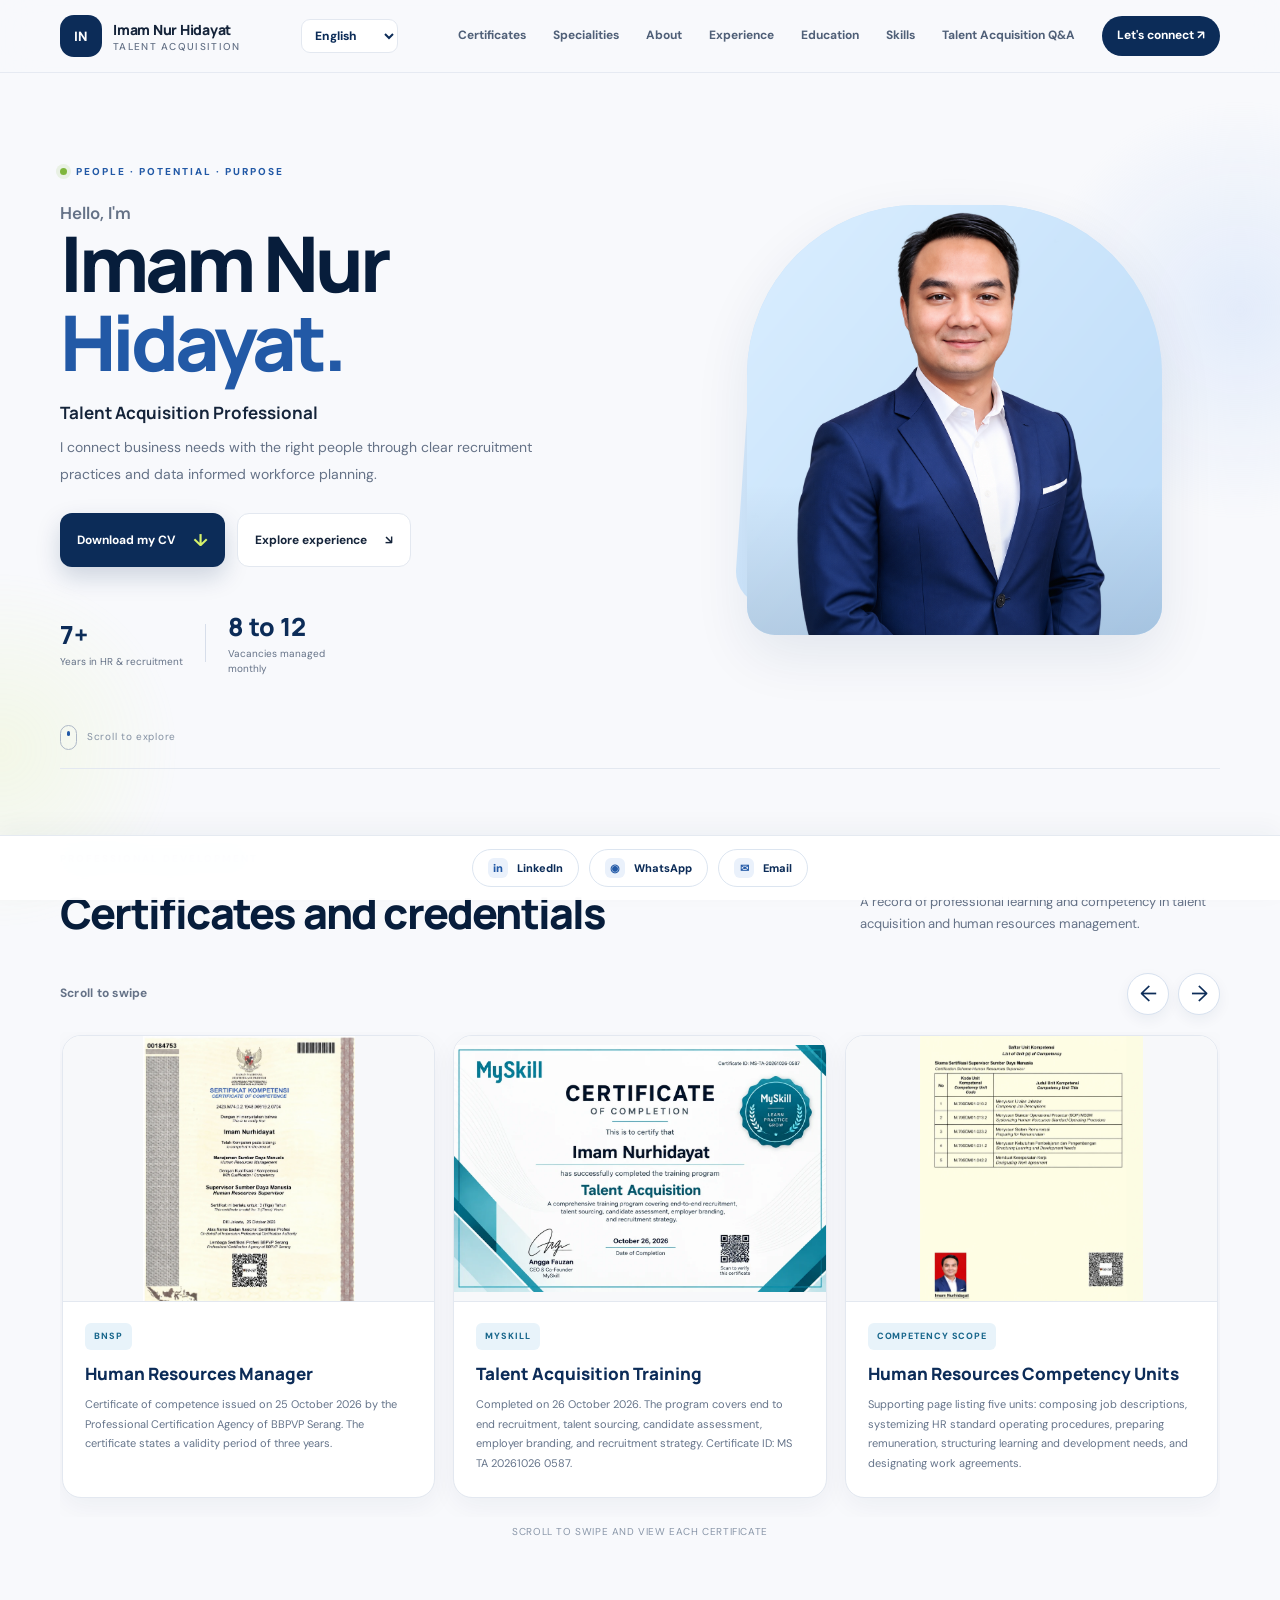
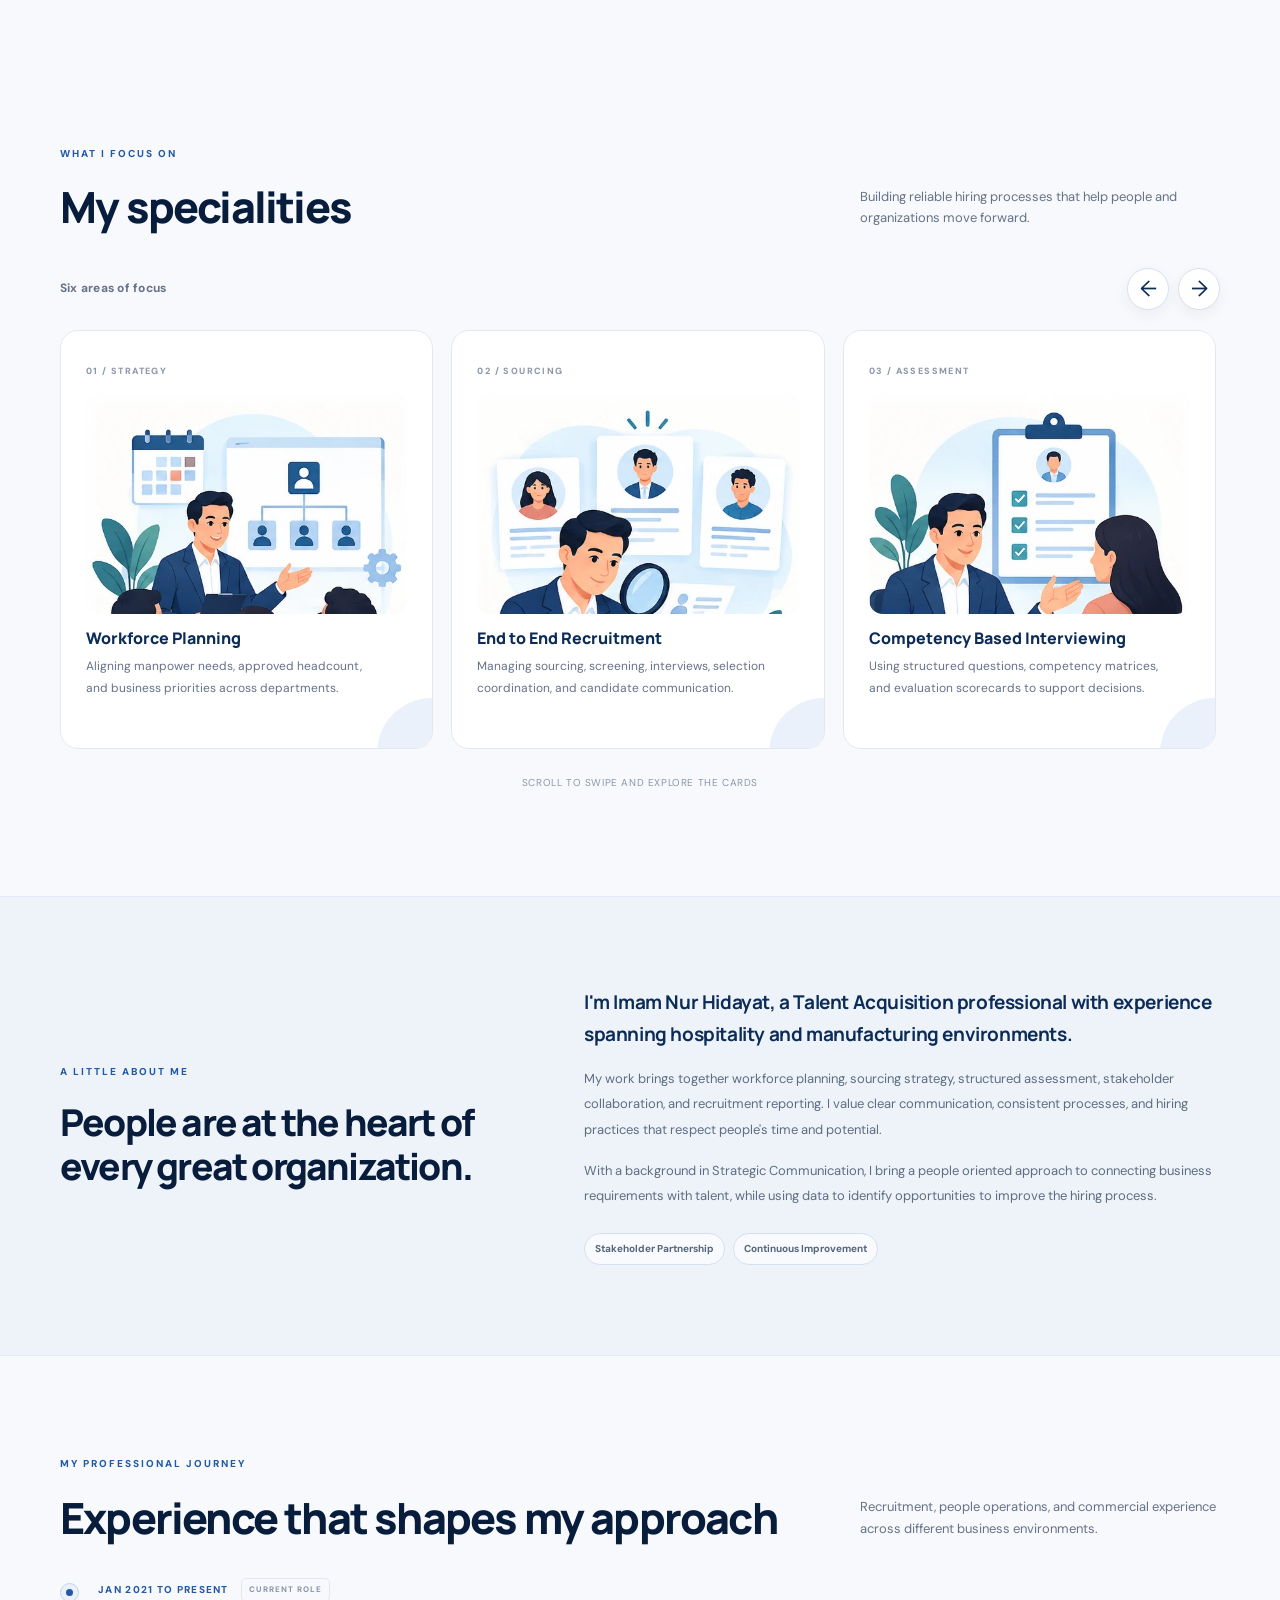
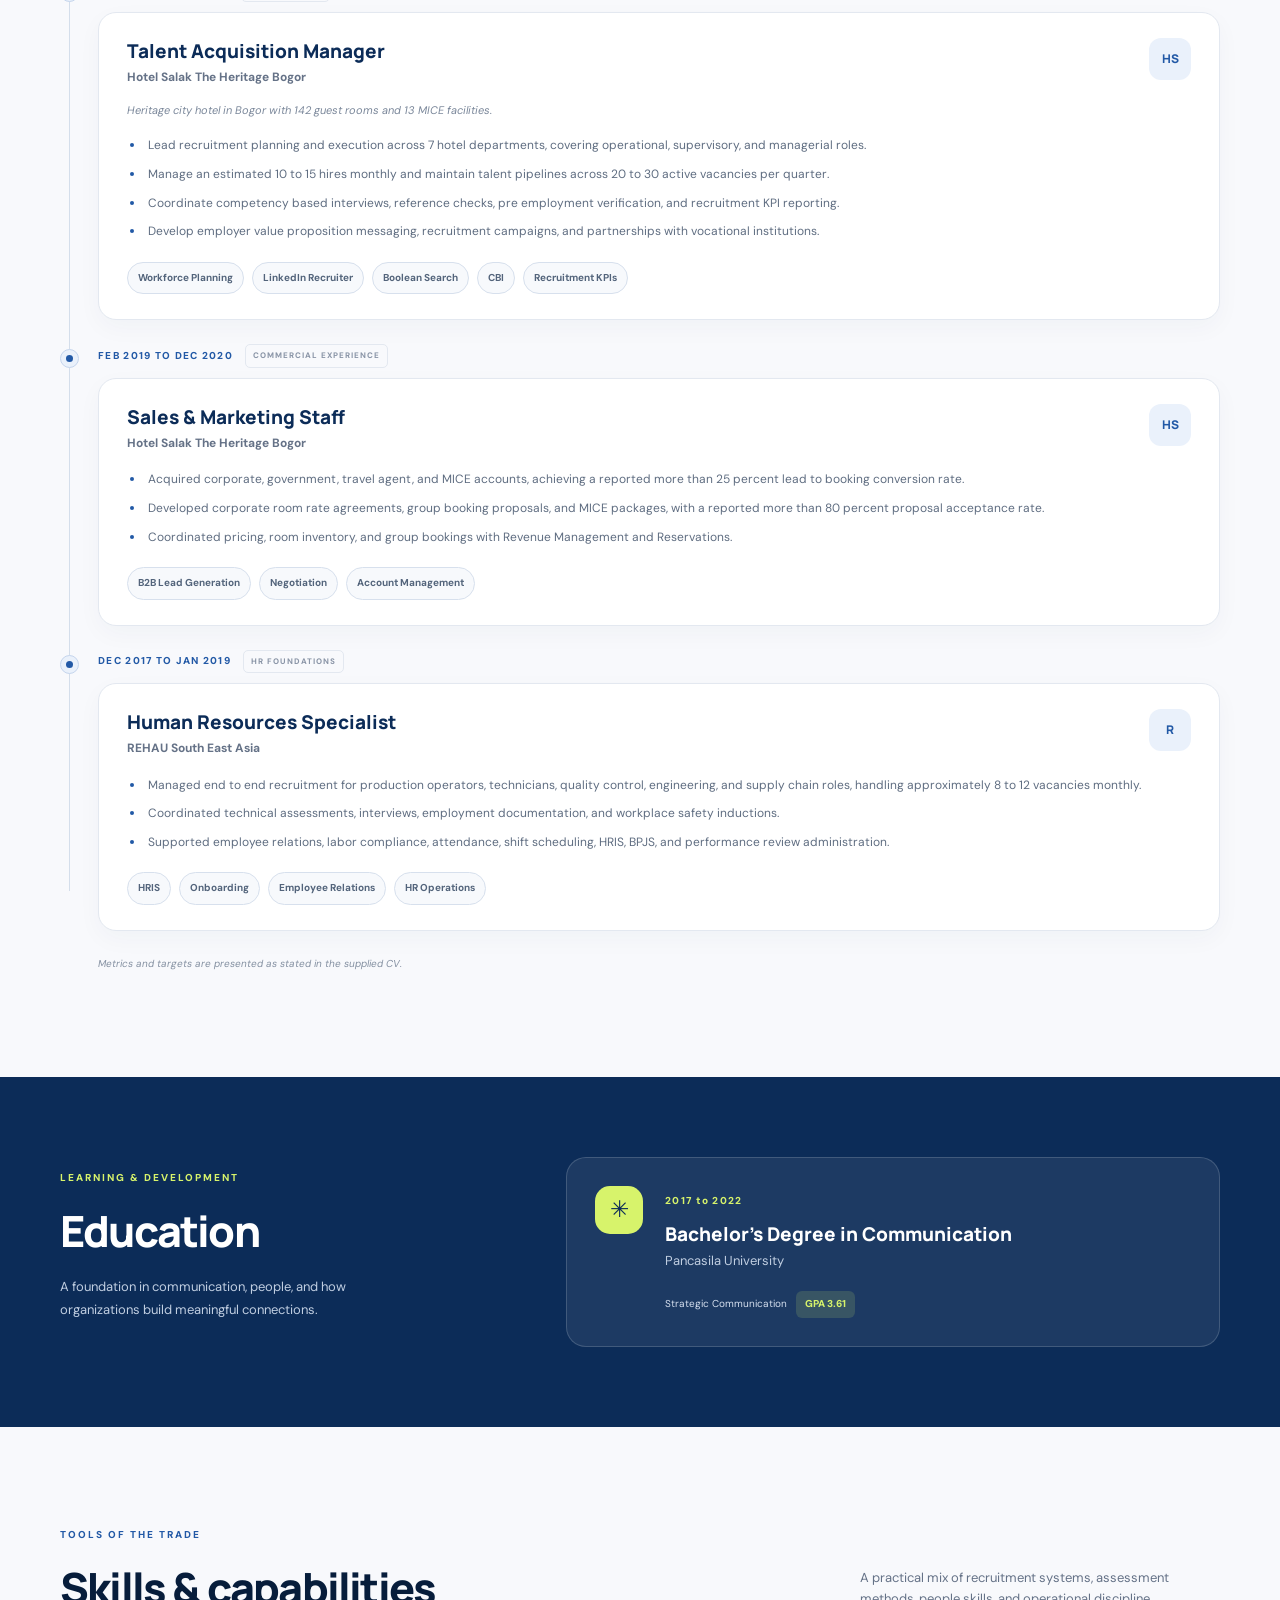
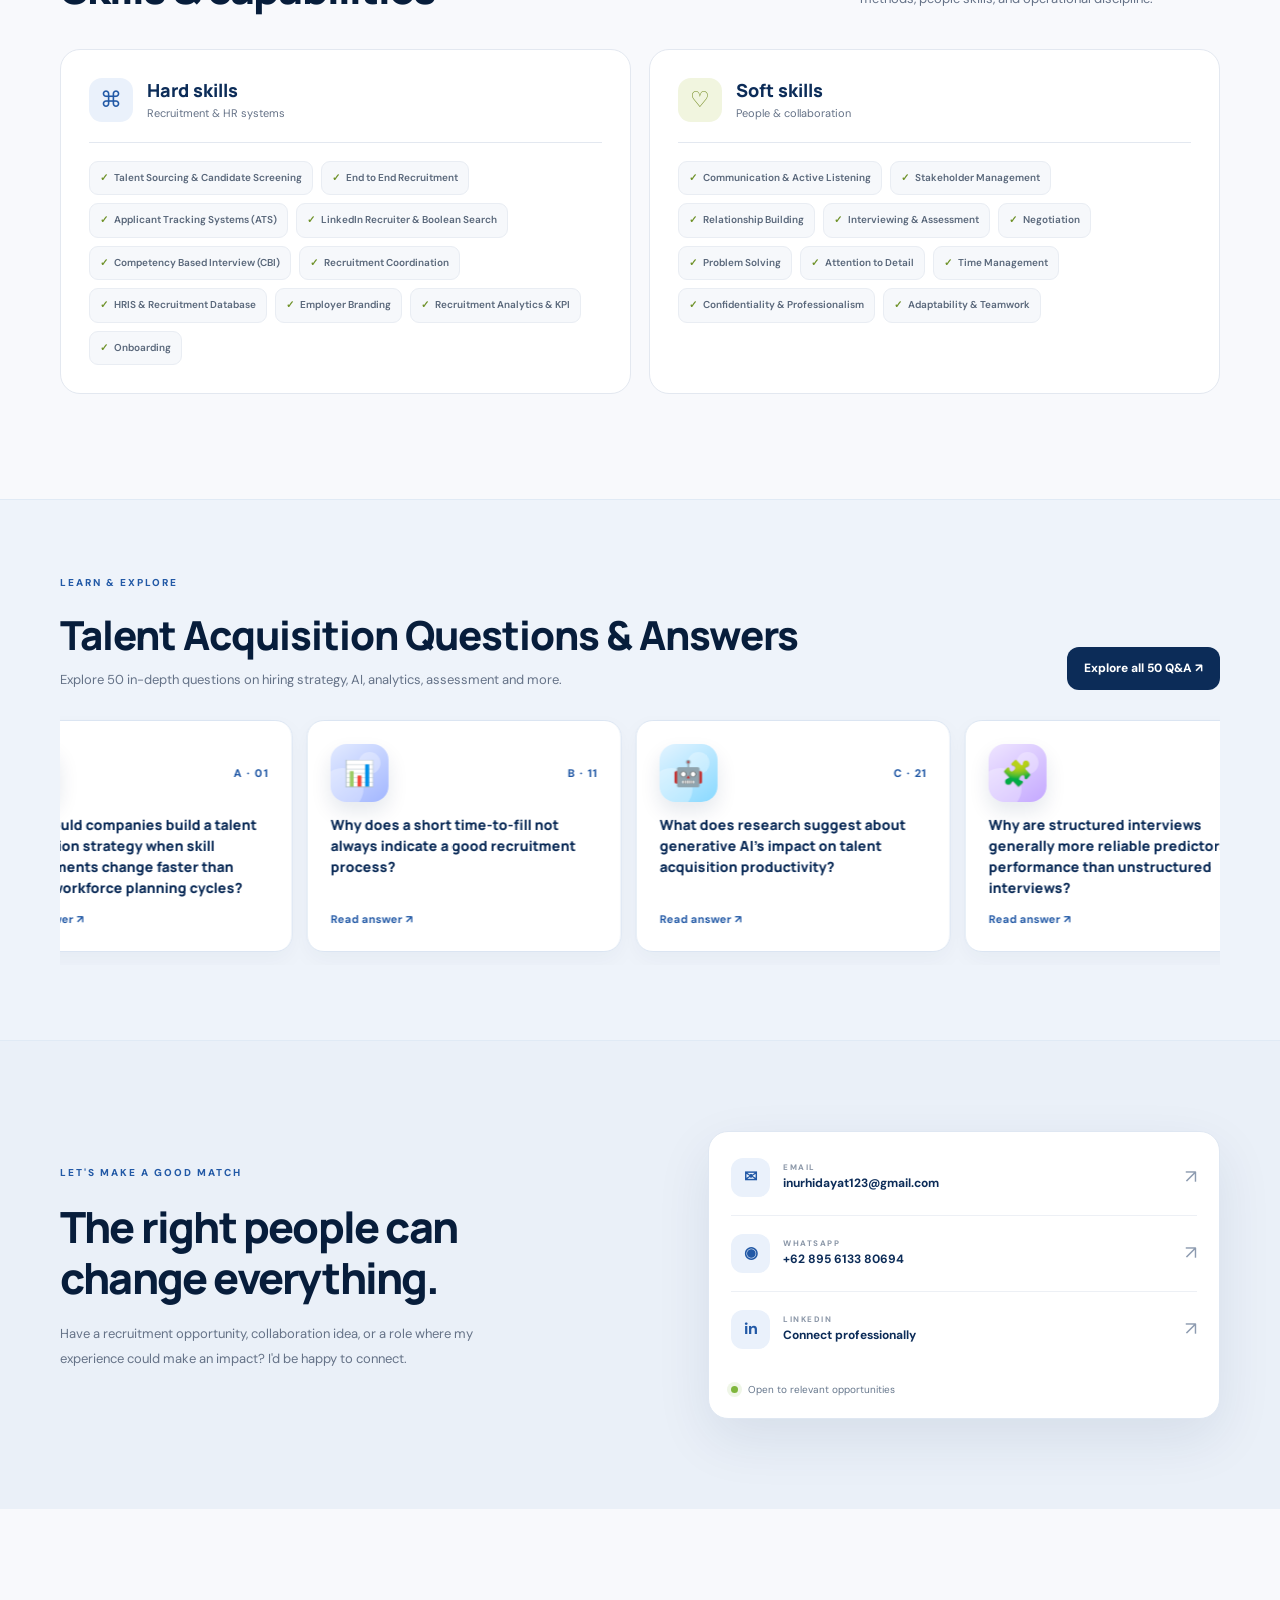
<file: index.html>
<!DOCTYPE html>

<html lang="en">
<head>
<meta charset="utf-8"/>
<meta content="width=device-width, initial-scale=1.0, viewport-fit=cover" name="viewport"/>
<meta content="#0c2c58" name="theme-color"/>
<meta content="Imam Nur Hidayat Talent Acquisition, recruitment strategy, workforce planning, and people operations." name="description"/>
<title>Imam Nur Hidayat | Talent Acquisition</title>
<link href="https://fonts.googleapis.com" rel="preconnect"/>
<link crossorigin="" href="https://fonts.gstatic.com" rel="preconnect"/>
<link href="https://fonts.googleapis.com/css2?family=DM+Sans:wght@400;500;600;700&amp;family=Manrope:wght@400;500;600;700;800&amp;display=swap" rel="stylesheet"/>
<link href="style.css" rel="stylesheet"/>
<link href="index.html" rel="canonical"/><link href="index.html" hreflang="en" rel="alternate"/><link href="indonesia.html" hreflang="id" rel="alternate"/><link href="mobile-fix.css" rel="stylesheet"/></head>
<body data-page-language="en">
<div class="page-glow glow-one">
</div>
<div class="page-glow glow-two">
</div>
<header class="topbar">
<a aria-label="Imam home" class="brand" href="#home">
<span class="brand-mark">
     IN
    </span>
<span>
     Imam Nur Hidayat
     <span class="brand-sub">
      Talent Acquisition
     </span>
</span>
</a>
<select aria-label="Pilih bahasa / Choose language" id="language" title="Pilih bahasa / Choose language">
<option selected="selected" value="en">English</option>
<option value="id">Indonesia</option>
</select><button aria-expanded="false" aria-label="Open navigation" class="menu-toggle">
    ☰
   </button>
<nav aria-label="Main navigation" class="nav-links">
<a data-en="Certificates" data-id="Sertifikat" href="#certificates">Certificates</a><a data-en="Specialities" data-id="Bidang Keahlian" href="#specialities">Specialities</a>
<a data-en="About" data-id="Profil" href="#about">About</a>
<a data-en="Experience" data-id="Pengalaman" href="#experience">Experience</a>
<a data-en="Education" data-id="Pendidikan" href="#education">Education</a>
<a data-en="Skills" data-id="Kompetensi" href="#skills">Skills</a>
<a href="qa-en.html">Talent Acquisition Q&amp;A</a><a class="nav-contact" data-en="Let's connect ↗" data-id="Hubungi Saya ↗" href="#contact">Let's connect ↗</a>
</nav>
</header>
<main>
<section class="hero section-wrap" id="home">
<div class="hero-copy reveal">
<div class="eyebrow">
<span class="status-dot">
</span>
<span data-en="PEOPLE · POTENTIAL · PURPOSE" data-id="TALENTA · POTENSI · TUJUAN">PEOPLE · POTENTIAL · PURPOSE</span>
</div>
<p class="hello" data-en="Hello, I'm" data-id="Halo, saya">Hello, I'm</p>
<h1>
      Imam Nur
      <br/>
<span>
       Hidayat.
      </span>
</h1>
<h2 data-en="Talent Acquisition Professional" data-id="Profesional Akuisisi Talenta">Talent Acquisition Professional</h2>
<p class="hero-intro" data-en="I connect business needs with the right people through clear recruitment practices and data informed workforce planning." data-id="Saya menghubungkan kebutuhan bisnis dengan talenta yang tepat melalui proses rekrutmen yang transparan dan perencanaan tenaga kerja berbasis data.">I connect business needs with the right people through clear recruitment practices and data informed workforce planning.</p>
<div class="hero-actions">
<a class="button button-primary" download="Imam-Nur-Hidayat-CV.pdf" href="Imam-Nur-Hidayat-CV.pdf">
<span data-en="Download my CV" data-id="Unduh CV Saya">Download my CV</span>
<span>
        ↓
       </span>
</a>
<a class="button button-quiet" href="#experience">
<span data-en="Explore experience" data-id="Lihat Pengalaman">Explore experience</span>
<span>
        ↘
       </span>
</a>
</div>
<div class="hero-proof">
<div class="proof-item">
<strong>
        7+
       </strong>
<span data-en="Years in HR &amp; recruitment" data-id="Tahun di Bidang Sumber Daya Manusia dan Rekrutmen">Years in HR &amp; recruitment</span>
</div>
<div class="proof-line">
</div>
<div class="proof-item">
<strong>
        8 to 12
       </strong>
<span data-en="Vacancies managed monthly" data-id="Lowongan yang Dikelola Setiap Bulan">Vacancies managed monthly</span>
</div>
</div>
</div>
<div class="hero-visual reveal">
<div class="portrait-backdrop">
</div>
<div class="portrait-frame">
<img alt="Portrait of Imam Nur Hidayat" src="imam-profile-pastel.png"/>
</div>
</div>
<a class="scroll-cue" href="#specialities">
<span class="scroll-wheel">
</span>
<span data-en="Scroll to explore" data-id="Gulir untuk Menjelajahi">Scroll to explore</span>
</a>
</section>
<section class="section-wrap section-block certificate-section" id="certificates">
<div class="section-heading reveal">
<div>
<p class="eyebrow" data-en="PROFESSIONAL DEVELOPMENT" data-id="PENGEMBANGAN PROFESIONAL">PROFESSIONAL DEVELOPMENT</p>
<h2 data-en="Certificates and credentials" data-id="Sertifikat dan Kualifikasi Profesional">Certificates and credentials</h2>
</div>
<p data-en="A record of professional learning and competency in talent acquisition and human resources management." data-id="Dokumentasi pembelajaran profesional dan kompetensi dalam bidang akuisisi talenta serta manajemen sumber daya manusia.">A record of professional learning and competency in talent acquisition and human resources management.</p>
</div>
<div class="carousel-toolbar reveal">
<p data-en="Scroll to swipe" data-id="Geser untuk Melihat">Scroll to swipe</p>
<div class="carousel-arrows">
<button aria-label="Scroll certificates left" class="carousel-arrow" data-carousel="certificateTrack" data-direction="left" type="button">
       ←
      </button>
<button aria-label="Scroll certificates right" class="carousel-arrow" data-carousel="certificateTrack" data-direction="right" type="button">
       →
      </button>
</div>
</div>
<div aria-label="Certificates carousel" class="carousel-track certificate-track" id="certificateTrack" tabindex="0">
<article class="certificate-card">
<a aria-label="Open Indonesian Professional Certification Authority certificate" class="certificate-image-link" href="bnsp-hr-supervisor.webp" rel="noopener noreferrer" target="_blank">
<img alt="BNSP Certificate of Competence for Imam Nurhidayat in Human Resources Manager" loading="lazy" src="bnsp-hr-supervisor.webp"/>
</a>
<div class="certificate-copy">
<span class="certificate-label">
        BNSP
       </span>
<h3 data-en="Human Resources Manager" data-id="Manager Sumber Daya Manusia">Human Resources Manager</h3>
<p data-en="Certificate of competence issued on 25 October 2026 by the Professional Certification Agency of BBPVP Serang. The certificate states a validity period of three years." data-id="Sertifikat kompetensi ini diterbitkan pada 25 Oktober 2026 oleh Lembaga Sertifikasi Profesi BBPVP Serang dan berlaku selama tiga tahun.">Certificate of competence issued on 25 October 2026 by the Professional Certification Agency of BBPVP Serang. The certificate states a validity period of three years.</p>
</div>
</article>
<article class="certificate-card">
<a aria-label="Open MySkill Talent Acquisition training certificate" class="certificate-image-link" href="myskill-talent-acquisition.webp" rel="noopener noreferrer" target="_blank">
<img alt="MySkill Certificate of Completion for Talent Acquisition training" loading="lazy" src="myskill-talent-acquisition.webp"/>
</a>
<div class="certificate-copy">
<span class="certificate-label">
        MYSKILL
       </span>
<h3 data-en="Talent Acquisition Training" data-id="Pelatihan Akuisisi Talenta">Talent Acquisition Training</h3>
<p data-en="Completed on 26 October 2026. The program covers end to end recruitment, talent sourcing, candidate assessment, employer branding, and recruitment strategy. Certificate ID: MS TA 20261026 0587." data-id="Pelatihan diselesaikan pada 26 Oktober 2026. Program ini mencakup proses rekrutmen menyeluruh, pencarian talenta, penilaian kandidat, pencitraan perusahaan sebagai pemberi kerja, dan strategi rekrutmen. Nomor sertifikat: MS TA 20261026 0587.">Completed on 26 October 2026. The program covers end to end recruitment, talent sourcing, candidate assessment, employer branding, and recruitment strategy. Certificate ID: MS TA 20261026 0587.</p>
</div>
</article>
<article class="certificate-card">
<a aria-label="Open competency units document" class="certificate-image-link" href="bnsp-competency-units.webp" rel="noopener noreferrer" target="_blank">
<img alt="List of competency units in the Human Resources Manager certification scheme" loading="lazy" src="bnsp-competency-units.webp"/>
</a>
<div class="certificate-copy">
<span class="certificate-label" data-en="COMPETENCY SCOPE" data-id="RUANG LINGKUP KOMPETENSI">COMPETENCY SCOPE</span>
<h3 data-en="Human Resources Competency Units" data-id="Unit Kompetensi Sumber Daya Manusia">Human Resources Competency Units</h3>
<p data-en="Supporting page listing five units: composing job descriptions, systemizing HR standard operating procedures, preparing remuneration, structuring learning and development needs, and designating work agreements." data-id="Dokumen pendukung ini mencantumkan lima unit kompetensi, yaitu menyusun uraian jabatan, menyusun prosedur operasional standar sumber daya manusia, menyiapkan sistem remunerasi, merumuskan kebutuhan pembelajaran dan pengembangan, serta menyusun kesepakatan kerja.">Supporting page listing five units: composing job descriptions, systemizing HR standard operating procedures, preparing remuneration, structuring learning and development needs, and designating work agreements.</p>
</div>
</article>
</div>
<p class="swipe-hint" data-en="Scroll to swipe and view each certificate" data-id="Geser untuk Melihat Setiap Sertifikat">Scroll to swipe and view each certificate</p>
</section><section class="section-wrap section-block" id="specialities">
<div class="section-heading reveal">
<div>
<p class="eyebrow" data-en="WHAT I FOCUS ON" data-id="BIDANG KEAHLIAN">WHAT I FOCUS ON</p>
<h2 data-en="My specialities" data-id="Bidang Keahlian Saya">My specialities</h2>
</div>
<p data-en="Building reliable hiring processes that help people and organizations move forward." data-id="Merancang proses rekrutmen yang andal untuk mendukung pengembangan talenta dan organisasi.">Building reliable hiring processes that help people and organizations move forward.</p>
</div>
<div class="carousel-toolbar reveal">
<p data-en="Six areas of focus" data-id="Enam Bidang Keahlian">Six areas of focus</p>
<div class="carousel-arrows">
<button aria-label="Scroll specialities left" class="carousel-arrow" data-carousel="specialityTrack" data-direction="left" type="button">
       ←
      </button>
<button aria-label="Scroll specialities right" class="carousel-arrow" data-carousel="specialityTrack" data-direction="right" type="button">
       →
      </button>
</div>
</div>
<div aria-label="Specialities carousel" class="carousel-track speciality-grid" id="specialityTrack" tabindex="0">
<article class="speciality-card">
<span class="card-number" data-en="01 / STRATEGY" data-id="01 / STRATEGI">01 / STRATEGY</span>
<img alt="Workforce planning illustration" class="speciality-illustration" height="500" loading="lazy" src="speciality-workforce.webp" width="500"/>
<h3 data-en="Workforce Planning" data-id="Perencanaan Tenaga Kerja">Workforce Planning</h3>
<p data-en="Aligning manpower needs, approved headcount, and business priorities across departments." data-id="Menyelaraskan kebutuhan tenaga kerja, jumlah karyawan yang telah disetujui, dan prioritas bisnis di seluruh departemen.">Aligning manpower needs, approved headcount, and business priorities across departments.</p>
</article>
<article class="speciality-card">
<span class="card-number" data-en="02 / SOURCING" data-id="02 / PENCARIAN KANDIDAT">02 / SOURCING</span>
<img alt="Candidate sourcing illustration" class="speciality-illustration" height="500" loading="lazy" src="speciality-sourcing.webp" width="500"/>
<h3 data-en="End to End Recruitment" data-id="Rekrutmen dari Awal hingga Akhir">End to End Recruitment</h3>
<p data-en="Managing sourcing, screening, interviews, selection coordination, and candidate communication." data-id="Mengelola pencarian dan penyaringan kandidat, wawancara, koordinasi seleksi, serta komunikasi dengan kandidat.">Managing sourcing, screening, interviews, selection coordination, and candidate communication.</p>
</article>
<article class="speciality-card">
<span class="card-number" data-en="03 / ASSESSMENT" data-id="03 / ASESMEN">03 / ASSESSMENT</span>
<img alt="Interview illustration" class="speciality-illustration" height="500" loading="lazy" src="speciality-interview.webp" width="500"/>
<h3 data-en="Competency Based Interviewing" data-id="Wawancara Berbasis Kompetensi">Competency Based Interviewing</h3>
<p data-en="Using structured questions, competency matrices, and evaluation scorecards to support decisions." data-id="Menggunakan pertanyaan terstruktur, matriks kompetensi, dan lembar penilaian untuk mendukung proses pengambilan keputusan.">Using structured questions, competency matrices, and evaluation scorecards to support decisions.</p>
</article>
<article class="speciality-card">
<span class="card-number" data-en="04 / INSIGHTS" data-id="04 / ANALISIS">04 / INSIGHTS</span>
<img alt="Recruitment analytics illustration" class="speciality-illustration" height="500" loading="lazy" src="speciality-analytics.webp" width="500"/>
<h3 data-en="Recruitment Analytics" data-id="Analisis Data Rekrutmen">Recruitment Analytics</h3>
<p data-en="Tracking time to fill, vacancy aging, hiring volume, and sourcing channel performance." data-id="Memantau waktu pemenuhan lowongan, lama waktu lowongan belum terisi, jumlah perekrutan, dan efektivitas kanal pencarian kandidat.">Tracking time to fill, vacancy aging, hiring volume, and sourcing channel performance.</p>
</article>
<article class="speciality-card">
<span class="card-number" data-en="05 / BRAND" data-id="05 / CITRA PEMBERI KERJA">05 / BRAND</span>
<img alt="Employer branding illustration" class="speciality-illustration" height="500" loading="lazy" src="speciality-branding.webp" width="500"/>
<h3 data-en="Employer Branding" data-id="Pencitraan Perusahaan sebagai Pemberi Kerja">Employer Branding</h3>
<p data-en="Strengthening employer visibility through EVP messaging, recruitment campaigns, and partnerships." data-id="Meningkatkan visibilitas perusahaan melalui komunikasi proposisi nilai pemberi kerja, kampanye rekrutmen, dan kemitraan strategis.">Strengthening employer visibility through EVP messaging, recruitment campaigns, and partnerships.</p>
</article>
<article class="speciality-card">
<span class="card-number" data-en="06 / PEOPLE" data-id="06 / PENGELOLAAN KARYAWAN">06 / PEOPLE</span>
<img alt="Onboarding illustration" class="speciality-illustration" height="500" loading="lazy" src="speciality-onboarding.webp" width="500"/>
<h3 data-en="HR Operations and Onboarding" data-id="Operasional SDM dan Orientasi Karyawan Baru">HR Operations and Onboarding</h3>
<p data-en="Supporting employee documentation, HRIS records, safety induction, and a smooth start for new hires." data-id="Mendukung pengelolaan dokumen karyawan, data sistem informasi SDM, orientasi keselamatan kerja, dan proses orientasi karyawan baru.">Supporting employee documentation, HRIS records, safety induction, and a smooth start for new hires.</p>
</article>
</div>
<p class="swipe-hint" data-en="Scroll to swipe and explore the cards" data-id="Geser untuk Melihat Seluruh Kartu">Scroll to swipe and explore the cards</p>
</section>
<section class="about-section" id="about">
<div class="section-wrap about-layout">
<div class="about-label reveal">
<p class="eyebrow" data-en="A LITTLE ABOUT ME" data-id="TENTANG SAYA">A LITTLE ABOUT ME</p>
<h2 data-en="People are at the heart of every great organization." data-id="Sumber daya manusia merupakan unsur utama dalam organisasi yang unggul.">People are at the heart of every great organization.</h2>
</div>
<div class="about-content reveal">
<p class="about-lead" data-en="I'm Imam Nur Hidayat, a Talent Acquisition professional with experience spanning hospitality and manufacturing environments." data-id="Saya Imam Nur Hidayat, profesional akuisisi talenta dengan pengalaman di sektor perhotelan dan manufaktur.">I'm Imam Nur Hidayat, a Talent Acquisition professional with experience spanning hospitality and manufacturing environments.</p>
<p data-en="My work brings together workforce planning, sourcing strategy, structured assessment, stakeholder collaboration, and recruitment reporting. I value clear communication, consistent processes, and hiring practices that respect people's time and potential." data-id="Pekerjaan saya mencakup perencanaan tenaga kerja, strategi pencarian kandidat, asesmen terstruktur, kolaborasi dengan para pemangku kepentingan, dan pelaporan rekrutmen. Saya mengutamakan komunikasi yang jelas, proses yang konsisten, serta praktik rekrutmen yang menghargai waktu dan potensi setiap individu.">My work brings together workforce planning, sourcing strategy, structured assessment, stakeholder collaboration, and recruitment reporting. I value clear communication, consistent processes, and hiring practices that respect people's time and potential.</p>
<p data-en="With a background in Strategic Communication, I bring a people oriented approach to connecting business requirements with talent, while using data to identify opportunities to improve the hiring process." data-id="Dengan latar belakang Komunikasi Strategis, saya menerapkan pendekatan yang berorientasi pada manusia untuk menyelaraskan kebutuhan bisnis dengan talenta, serta memanfaatkan data guna mengidentifikasi peluang perbaikan proses rekrutmen.">With a background in Strategic Communication, I bring a people oriented approach to connecting business requirements with talent, while using data to identify opportunities to improve the hiring process.</p>
<div class="value-tags">
<span data-en="Stakeholder Partnership" data-id="Kemitraan dengan Pemangku Kepentingan">Stakeholder Partnership</span>
<span data-en="Continuous Improvement" data-id="Perbaikan Berkelanjutan">Continuous Improvement</span>
</div>
</div>
</div>
</section>
<section class="section-wrap section-block" id="experience">
<div class="section-heading reveal">
<div>
<p class="eyebrow" data-en="MY PROFESSIONAL JOURNEY" data-id="PERJALANAN PROFESIONAL">MY PROFESSIONAL JOURNEY</p>
<h2 data-en="Experience that shapes my approach" data-id="Pengalaman yang Membentuk Pendekatan Profesional Saya">Experience that shapes my approach</h2>
</div>
<p data-en="Recruitment, people operations, and commercial experience across different business environments." data-id="Pengalaman dalam rekrutmen, operasional sumber daya manusia, dan bidang komersial di berbagai lingkungan bisnis.">Recruitment, people operations, and commercial experience across different business environments.</p>
</div>
<div class="timeline">
<article class="timeline-item reveal">
<div class="timeline-marker">
<span>
</span>
</div>
<div class="timeline-meta">
<span class="timeline-date" data-en="JAN 2021 TO PRESENT" data-id="JAN 2021 HINGGA SEKARANG">JAN 2021 TO PRESENT</span>
<span class="timeline-type" data-en="CURRENT ROLE" data-id="JABATAN SAAT INI">CURRENT ROLE</span>
</div>
<div class="timeline-card">
<div class="timeline-title">
<div>
<h3>
          Talent Acquisition Manager
         </h3>
<p class="company">
          Hotel Salak The Heritage Bogor
         </p>
</div>
<span class="company-symbol">
         HS
        </span>
</div>
<p class="company-context" data-en="Heritage city hotel in Bogor with 142 guest rooms and 13 MICE facilities." data-id="Hotel bersejarah di Bogor yang memiliki 142 kamar dan 13 fasilitas MICE.">Heritage city hotel in Bogor with 142 guest rooms and 13 MICE facilities.</p>
<ul>
<li data-en="Lead recruitment planning and execution across 7 hotel departments, covering operational, supervisory, and managerial roles." data-id="Memimpin perencanaan dan pelaksanaan rekrutmen di tujuh departemen hotel untuk posisi operasional, penyelia, dan manajerial.">Lead recruitment planning and execution across 7 hotel departments, covering operational, supervisory, and managerial roles.</li>
<li data-en="Manage an estimated 10 to 15 hires monthly and maintain talent pipelines across 20 to 30 active vacancies per quarter." data-id="Menangani sekitar 10 hingga 15 proses perekrutan setiap bulan dan mengelola kumpulan kandidat untuk 20 hingga 30 lowongan aktif setiap kuartal.">Manage an estimated 10 to 15 hires monthly and maintain talent pipelines across 20 to 30 active vacancies per quarter.</li>
<li data-en="Coordinate competency based interviews, reference checks, pre employment verification, and recruitment KPI reporting." data-id="Mengoordinasikan wawancara berbasis kompetensi, pemeriksaan referensi, verifikasi prakerja, dan pelaporan indikator kinerja utama rekrutmen.">Coordinate competency based interviews, reference checks, pre employment verification, and recruitment KPI reporting.</li>
<li data-en="Develop employer value proposition messaging, recruitment campaigns, and partnerships with vocational institutions." data-id="Mengembangkan komunikasi proposisi nilai pemberi kerja, kampanye rekrutmen, dan kemitraan dengan lembaga pendidikan vokasi.">Develop employer value proposition messaging, recruitment campaigns, and partnerships with vocational institutions.</li>
</ul>
<div class="tool-tags">
<span data-en="Workforce Planning" data-id="Perencanaan Tenaga Kerja">Workforce Planning</span>
<span data-en="LinkedIn Recruiter" data-id="LinkedIn Recruiter">LinkedIn Recruiter</span>
<span data-en="Boolean Search" data-id="Pencarian Boolean">Boolean Search</span>
<span data-en="CBI" data-id="Wawancara Berbasis Kompetensi">CBI</span>
<span data-en="Recruitment KPIs" data-id="Indikator Kinerja Rekrutmen">Recruitment KPIs</span>
</div>
</div>
</article>
<article class="timeline-item reveal">
<div class="timeline-marker">
<span>
</span>
</div>
<div class="timeline-meta">
<span class="timeline-date" data-en="FEB 2019 TO DEC 2020" data-id="FEB 2019 HINGGA DES 2020">FEB 2019 TO DEC 2020</span>
<span class="timeline-type" data-en="COMMERCIAL EXPERIENCE" data-id="PENGALAMAN KOMERSIAL">COMMERCIAL EXPERIENCE</span>
</div>
<div class="timeline-card">
<div class="timeline-title">
<div>
<h3>
          Sales &amp; Marketing Staff
         </h3>
<p class="company">
          Hotel Salak The Heritage Bogor
         </p>
</div>
<span class="company-symbol">
         HS
        </span>
</div>
<ul>
<li data-en="Acquired corporate, government, travel agent, and MICE accounts, achieving a reported more than 25 percent lead to booking conversion rate." data-id="Mengembangkan akun korporasi, instansi pemerintah, agen perjalanan, dan MICE, dengan tingkat konversi prospek menjadi pemesanan yang dilaporkan lebih dari 25 persen.">Acquired corporate, government, travel agent, and MICE accounts, achieving a reported more than 25 percent lead to booking conversion rate.</li>
<li data-en="Developed corporate room rate agreements, group booking proposals, and MICE packages, with a reported more than 80 percent proposal acceptance rate." data-id="Menyusun perjanjian tarif kamar korporasi, proposal pemesanan grup, dan paket MICE, dengan tingkat penerimaan proposal yang dilaporkan lebih dari 80 persen.">Developed corporate room rate agreements, group booking proposals, and MICE packages, with a reported more than 80 percent proposal acceptance rate.</li>
<li data-en="Coordinated pricing, room inventory, and group bookings with Revenue Management and Reservations." data-id="Berkoordinasi dengan tim Manajemen Pendapatan dan Reservasi terkait penetapan harga, ketersediaan kamar, dan pemesanan grup.">Coordinated pricing, room inventory, and group bookings with Revenue Management and Reservations.</li>
</ul>
<div class="tool-tags">
<span data-en="B2B Lead Generation" data-id="Pencarian Prospek B2B">B2B Lead Generation</span>
<span data-en="Negotiation" data-id="Negosiasi">Negotiation</span>
<span data-en="Account Management" data-id="Pengelolaan Akun">Account Management</span>
</div>
</div>
</article>
<article class="timeline-item reveal">
<div class="timeline-marker">
<span>
</span>
</div>
<div class="timeline-meta">
<span class="timeline-date" data-en="DEC 2017 TO JAN 2019" data-id="DES 2017 HINGGA JAN 2019">DEC 2017 TO JAN 2019</span>
<span class="timeline-type" data-en="HR FOUNDATIONS" data-id="DASAR DASAR SDM">HR FOUNDATIONS</span>
</div>
<div class="timeline-card">
<div class="timeline-title">
<div>
<h3>
          Human Resources Specialist
         </h3>
<p class="company">
          REHAU South East Asia
         </p>
</div>
<span class="company-symbol">
         R
        </span>
</div>
<ul>
<li data-en="Managed end to end recruitment for production operators, technicians, quality control, engineering, and supply chain roles, handling approximately 8 to 12 vacancies monthly." data-id="Mengelola proses rekrutmen menyeluruh untuk operator produksi, teknisi, personel kendali mutu, bidang teknik, dan rantai pasok, dengan sekitar 8 hingga 12 lowongan setiap bulan.">Managed end to end recruitment for production operators, technicians, quality control, engineering, and supply chain roles, handling approximately 8 to 12 vacancies monthly.</li>
<li data-en="Coordinated technical assessments, interviews, employment documentation, and workplace safety inductions." data-id="Mengoordinasikan penilaian teknis, wawancara, dokumentasi ketenagakerjaan, dan orientasi keselamatan kerja.">Coordinated technical assessments, interviews, employment documentation, and workplace safety inductions.</li>
<li data-en="Supported employee relations, labor compliance, attendance, shift scheduling, HRIS, BPJS, and performance review administration." data-id="Mendukung hubungan karyawan, kepatuhan ketenagakerjaan, pencatatan kehadiran, penyusunan jadwal kerja bergilir, pengelolaan sistem informasi SDM, BPJS, dan administrasi evaluasi kinerja.">Supported employee relations, labor compliance, attendance, shift scheduling, HRIS, BPJS, and performance review administration.</li>
</ul>
<div class="tool-tags">
<span data-en="HRIS" data-id="Sistem Informasi SDM">HRIS</span>
<span data-en="Onboarding" data-id="Orientasi Karyawan Baru">Onboarding</span>
<span data-en="Employee Relations" data-id="Hubungan Karyawan">Employee Relations</span>
<span data-en="HR Operations" data-id="Operasional SDM">HR Operations</span>
</div>
</div>
</article>
</div>
<p class="data-note" data-en="Metrics and targets are presented as stated in the supplied CV." data-id="Indikator dan target ditampilkan sesuai dengan informasi yang tercantum dalam CV yang diberikan.">Metrics and targets are presented as stated in the supplied CV.</p>
</section>
<section class="education-section" id="education">
<div class="section-wrap education-layout">
<div class="reveal">
<p class="eyebrow" data-en="LEARNING &amp; DEVELOPMENT" data-id="PEMBELAJARAN DAN PENGEMBANGAN">LEARNING &amp; DEVELOPMENT</p>
<h2 data-en="Education" data-id="Pendidikan">Education</h2>
<p class="education-intro" data-en="A foundation in communication, people, and how organizations build meaningful connections." data-id="Landasan dalam bidang komunikasi, pemahaman terhadap manusia, dan cara organisasi membangun hubungan yang bermakna.">A foundation in communication, people, and how organizations build meaningful connections.</p>
</div>
<article class="education-card reveal">
<div class="education-icon">
       ✳
      </div>
<div>
<span class="timeline-date" data-en="2017 to 2022" data-id="2017 hingga 2022">2017 to 2022</span>
<h3 data-en="Bachelor’s Degree in Communication" data-id="Sarjana Ilmu Komunikasi">Bachelor’s Degree in Communication</h3>
<p>
        Pancasila University
       </p>
<div class="education-detail">
<span data-en="Strategic Communication" data-id="Komunikasi Strategis">Strategic Communication</span>
<span class="gpa" data-en="GPA 3.61" data-id="IPK 3,61">GPA 3.61</span>
</div>
</div>
</article>
</div>
</section>
<section class="section-wrap section-block" id="skills">
<div class="section-heading reveal">
<div>
<p class="eyebrow" data-en="TOOLS OF THE TRADE" data-id="PERANGKAT DAN METODE KERJA">TOOLS OF THE TRADE</p>
<h2 data-en="Skills &amp; capabilities" data-id="Keahlian dan Kompetensi">Skills &amp; capabilities</h2>
</div>
<p data-en="A practical mix of recruitment systems, assessment methods, people skills, and operational discipline." data-id="Kombinasi sistem rekrutmen, metode penilaian, kemampuan interpersonal, dan disiplin operasional yang mendukung pelaksanaan pekerjaan secara efektif.">A practical mix of recruitment systems, assessment methods, people skills, and operational discipline.</p>
</div>
<div class="skills-grid">
<article class="skill-panel reveal">
<div class="skill-panel-head">
<span class="skill-icon">
        ⌘
       </span>
<div>
<h3 data-en="Hard skills" data-id="Keahlian Teknis">Hard skills</h3>
<p data-en="Recruitment &amp; HR systems" data-id="Sistem Rekrutmen dan SDM">Recruitment &amp; HR systems</p>
</div>
</div>
<div class="skill-list">
<span data-en="Talent Sourcing &amp; Candidate Screening" data-id="Pencarian dan Penyaringan Kandidat">Talent Sourcing &amp; Candidate Screening</span>
<span data-en="End to End Recruitment" data-id="Rekrutmen dari Awal hingga Akhir">End to End Recruitment</span>
<span data-en="Applicant Tracking Systems (ATS)" data-id="Sistem Pelacakan Pelamar (ATS)">Applicant Tracking Systems (ATS)</span>
<span data-en="LinkedIn Recruiter &amp; Boolean Search" data-id="LinkedIn Recruiter dan Pencarian Boolean">LinkedIn Recruiter &amp; Boolean Search</span>
<span data-en="Competency Based Interview (CBI)" data-id="Wawancara Berbasis Kompetensi (CBI)">Competency Based Interview (CBI)</span>
<span data-en="Recruitment Coordination" data-id="Koordinasi Rekrutmen">Recruitment Coordination</span>
<span data-en="HRIS &amp; Recruitment Database" data-id="Sistem Informasi SDM dan Basis Data Rekrutmen">HRIS &amp; Recruitment Database</span>
<span data-en="Employer Branding" data-id="Pencitraan Perusahaan sebagai Pemberi Kerja">Employer Branding</span>
<span data-en="Recruitment Analytics &amp; KPI" data-id="Analisis Rekrutmen dan Indikator Kinerja">Recruitment Analytics &amp; KPI</span>
<span data-en="Onboarding" data-id="Orientasi Karyawan Baru">Onboarding</span>
</div>
</article>
<article class="skill-panel reveal">
<div class="skill-panel-head">
<span class="skill-icon skill-icon-alt">
        ♡
       </span>
<div>
<h3 data-en="Soft skills" data-id="Keahlian Interpersonal">Soft skills</h3>
<p data-en="People &amp; collaboration" data-id="Hubungan Interpersonal dan Kolaborasi">People &amp; collaboration</p>
</div>
</div>
<div class="skill-list">
<span data-en="Communication &amp; Active Listening" data-id="Komunikasi dan Mendengarkan Aktif">Communication &amp; Active Listening</span>
<span data-en="Stakeholder Management" data-id="Pengelolaan Pemangku Kepentingan">Stakeholder Management</span>
<span data-en="Relationship Building" data-id="Membangun Hubungan Profesional">Relationship Building</span>
<span data-en="Interviewing &amp; Assessment" data-id="Wawancara dan Penilaian">Interviewing &amp; Assessment</span>
<span data-en="Negotiation" data-id="Negosiasi">Negotiation</span>
<span data-en="Problem Solving" data-id="Pemecahan Masalah">Problem Solving</span>
<span data-en="Attention to Detail" data-id="Ketelitian">Attention to Detail</span>
<span data-en="Time Management" data-id="Manajemen Waktu">Time Management</span>
<span data-en="Confidentiality &amp; Professionalism" data-id="Kerahasiaan dan Profesionalisme">Confidentiality &amp; Professionalism</span>
<span data-en="Adaptability &amp; Teamwork" data-id="Kemampuan Beradaptasi dan Kerja Sama Tim">Adaptability &amp; Teamwork</span>
</div>
</article>
</div>
</section><section aria-label="Talent Acquisition Questions &amp; Answers" class="qa-showcase"><div class="section-wrap"><div class="qa-showcase-header"><div><p class="eyebrow">LEARN &amp; EXPLORE</p><h2>Talent Acquisition Questions &amp; Answers</h2><p>Explore 50 in-depth questions on hiring strategy, AI, analytics, assessment and more.</p></div><a class="qa-showcase-link" href="qa-en.html">Explore all 50 Q&amp;A ↗</a></div><div aria-label="Swipe Talent Acquisition questions and answers" class="qa-motion-window" data-auto-scroll="qa" tabindex="0"><div class="qa-motion-track" data-qa-track="true"><div class="qa-motion-group"><a class="qa-teaser-card" href="qa-en.html#q1"><div class="qa-teaser-top"><span aria-hidden="true" class="qa-teaser-illustration qa-ill-a"><span class="qa-teaser-icon">🧭</span></span><span class="qa-teaser-meta">A · 01</span></div><strong>How should companies build a talent acquisition strategy when skill requirements change faster than annual workforce planning cycles?</strong><span class="qa-teaser-more">Read answer ↗</span></a><a class="qa-teaser-card" href="qa-en.html#q11"><div class="qa-teaser-top"><span aria-hidden="true" class="qa-teaser-illustration qa-ill-b"><span class="qa-teaser-icon">📊</span></span><span class="qa-teaser-meta">B · 11</span></div><strong>Why does a short time-to-fill not always indicate a good recruitment process?</strong><span class="qa-teaser-more">Read answer ↗</span></a><a class="qa-teaser-card" href="qa-en.html#q21"><div class="qa-teaser-top"><span aria-hidden="true" class="qa-teaser-illustration qa-ill-c"><span class="qa-teaser-icon">🤖</span></span><span class="qa-teaser-meta">C · 21</span></div><strong>What does research suggest about generative AI's impact on talent acquisition productivity?</strong><span class="qa-teaser-more">Read answer ↗</span></a><a class="qa-teaser-card" href="qa-en.html#q31"><div class="qa-teaser-top"><span aria-hidden="true" class="qa-teaser-illustration qa-ill-d"><span class="qa-teaser-icon">🧩</span></span><span class="qa-teaser-meta">D · 31</span></div><strong>Why are structured interviews generally more reliable predictors of performance than unstructured interviews?</strong><span class="qa-teaser-more">Read answer ↗</span></a><a class="qa-teaser-card" href="qa-en.html#q41"><div class="qa-teaser-top"><span aria-hidden="true" class="qa-teaser-illustration qa-ill-e"><span class="qa-teaser-icon">⚖️</span></span><span class="qa-teaser-meta">E · 41</span></div><strong>How can competitive salaries be offered without undermining internal pay structures?</strong><span class="qa-teaser-more">Read answer ↗</span></a><a class="qa-teaser-card" href="qa-en.html#q50"><div class="qa-teaser-top"><span aria-hidden="true" class="qa-teaser-illustration qa-ill-e"><span class="qa-teaser-icon">⚖️</span></span><span class="qa-teaser-meta">E · 50</span></div><strong>As a Chief Talent Acquisition Officer, how would you build a competitive TA function through 2030?</strong><span class="qa-teaser-more">Read answer ↗</span></a><a class="qa-teaser-card" href="qa-en.html#q15"><div class="qa-teaser-top"><span aria-hidden="true" class="qa-teaser-illustration qa-ill-b"><span class="qa-teaser-icon">📊</span></span><span class="qa-teaser-meta">B · 15</span></div><strong>How can recruiter capacity be assessed realistically when vacancies vary in complexity?</strong><span class="qa-teaser-more">Read answer ↗</span></a><a class="qa-teaser-card" href="qa-en.html#q28"><div class="qa-teaser-top"><span aria-hidden="true" class="qa-teaser-illustration qa-ill-c"><span class="qa-teaser-icon">🤖</span></span><span class="qa-teaser-meta">C · 28</span></div><strong>How can AI be integrated with an ATS without exposing candidates' personal data?</strong><span class="qa-teaser-more">Read answer ↗</span></a></div><div aria-hidden="true" class="qa-motion-group"><a class="qa-teaser-card" href="qa-en.html#q1" tabindex="-1"><div class="qa-teaser-top"><span aria-hidden="true" class="qa-teaser-illustration qa-ill-a"><span class="qa-teaser-icon">🧭</span></span><span class="qa-teaser-meta">A · 01</span></div><strong>How should companies build a talent acquisition strategy when skill requirements change faster than annual workforce planning cycles?</strong><span class="qa-teaser-more">Read answer ↗</span></a><a class="qa-teaser-card" href="qa-en.html#q11" tabindex="-1"><div class="qa-teaser-top"><span aria-hidden="true" class="qa-teaser-illustration qa-ill-b"><span class="qa-teaser-icon">📊</span></span><span class="qa-teaser-meta">B · 11</span></div><strong>Why does a short time-to-fill not always indicate a good recruitment process?</strong><span class="qa-teaser-more">Read answer ↗</span></a><a class="qa-teaser-card" href="qa-en.html#q21" tabindex="-1"><div class="qa-teaser-top"><span aria-hidden="true" class="qa-teaser-illustration qa-ill-c"><span class="qa-teaser-icon">🤖</span></span><span class="qa-teaser-meta">C · 21</span></div><strong>What does research suggest about generative AI's impact on talent acquisition productivity?</strong><span class="qa-teaser-more">Read answer ↗</span></a><a class="qa-teaser-card" href="qa-en.html#q31" tabindex="-1"><div class="qa-teaser-top"><span aria-hidden="true" class="qa-teaser-illustration qa-ill-d"><span class="qa-teaser-icon">🧩</span></span><span class="qa-teaser-meta">D · 31</span></div><strong>Why are structured interviews generally more reliable predictors of performance than unstructured interviews?</strong><span class="qa-teaser-more">Read answer ↗</span></a><a class="qa-teaser-card" href="qa-en.html#q41" tabindex="-1"><div class="qa-teaser-top"><span aria-hidden="true" class="qa-teaser-illustration qa-ill-e"><span class="qa-teaser-icon">⚖️</span></span><span class="qa-teaser-meta">E · 41</span></div><strong>How can competitive salaries be offered without undermining internal pay structures?</strong><span class="qa-teaser-more">Read answer ↗</span></a><a class="qa-teaser-card" href="qa-en.html#q50" tabindex="-1"><div class="qa-teaser-top"><span aria-hidden="true" class="qa-teaser-illustration qa-ill-e"><span class="qa-teaser-icon">⚖️</span></span><span class="qa-teaser-meta">E · 50</span></div><strong>As a Chief Talent Acquisition Officer, how would you build a competitive TA function through 2030?</strong><span class="qa-teaser-more">Read answer ↗</span></a><a class="qa-teaser-card" href="qa-en.html#q15" tabindex="-1"><div class="qa-teaser-top"><span aria-hidden="true" class="qa-teaser-illustration qa-ill-b"><span class="qa-teaser-icon">📊</span></span><span class="qa-teaser-meta">B · 15</span></div><strong>How can recruiter capacity be assessed realistically when vacancies vary in complexity?</strong><span class="qa-teaser-more">Read answer ↗</span></a><a class="qa-teaser-card" href="qa-en.html#q28" tabindex="-1"><div class="qa-teaser-top"><span aria-hidden="true" class="qa-teaser-illustration qa-ill-c"><span class="qa-teaser-icon">🤖</span></span><span class="qa-teaser-meta">C · 28</span></div><strong>How can AI be integrated with an ATS without exposing candidates' personal data?</strong><span class="qa-teaser-more">Read answer ↗</span></a></div></div></div></div></section>
<section class="contact-section" id="contact">
<div class="section-wrap contact-layout">
<div class="reveal">
<p class="eyebrow" data-en="LET'S MAKE A GOOD MATCH" data-id="MARI MENJALIN KONEKSI PROFESIONAL">LET'S MAKE A GOOD MATCH</p>
<h2 data-en="The right people can change everything." data-id="Talenta yang tepat dapat membawa perubahan yang berarti.">The right people can change everything.</h2>
<p data-en="Have a recruitment opportunity, collaboration idea, or a role where my experience could make an impact? I'd be happy to connect." data-id="Apakah Anda memiliki peluang rekrutmen, gagasan kolaborasi, atau posisi yang sesuai dengan pengalaman saya? Saya terbuka untuk berdiskusi dan menjalin kolaborasi.">Have a recruitment opportunity, collaboration idea, or a role where my experience could make an impact? I'd be happy to connect.</p>
</div>
<div class="contact-card reveal">
<a class="contact-row" href="mailto:inurhidayat123@gmail.com">
<span class="contact-symbol">
        ✉
       </span>
<span>
<small>
         EMAIL
        </small>
<strong>
         inurhidayat123@gmail.com
        </strong>
</span>
<span class="contact-arrow">
        ↗
       </span>
</a>
<a class="contact-row" href="https://wa.me/62895613380694" rel="noopener noreferrer" target="_blank">
<span class="contact-symbol">
        ◉
       </span>
<span>
<small>
         WHATSAPP
        </small>
<strong>
         +62 895 6133 80694
        </strong>
</span>
<span class="contact-arrow">
        ↗
       </span>
</a>
<a class="contact-row" href="https://www.linkedin.com/" rel="noopener noreferrer" target="_blank">
<span class="contact-symbol">
        in
       </span>
<span>
<small>
         LINKEDIN
        </small>
<strong data-en="Connect professionally" data-id="Jalin Koneksi Profesional">Connect professionally</strong>
</span>
<span class="contact-arrow">
        ↗
       </span>
</a>
<div class="contact-availability">
<span class="status-dot">
</span>
<span data-en="Open to relevant opportunities" data-id="Terbuka terhadap Peluang yang Relevan">Open to relevant opportunities</span>
</div>
</div>
</div>
</section>
</main>
<footer class="footer"><div class="section-wrap footer-inner"><a class="footer-social footer-social-linkedin" href="https://www.linkedin.com/" rel="noopener noreferrer" target="_blank"><span aria-hidden="true" class="footer-social-icon">in</span><span>LinkedIn</span></a><a class="footer-social footer-social-whatsapp" href="https://wa.me/62895613380694" rel="noopener noreferrer" target="_blank"><span aria-hidden="true" class="footer-social-icon">◉</span><span>WhatsApp</span></a><a class="footer-social footer-social-email" href="mailto:inurhidayat123@gmail.com"><span aria-hidden="true" class="footer-social-icon">✉</span><span>Email</span></a></div></footer>
<script src="script.js">
</script>
</body>
</html>
</file>
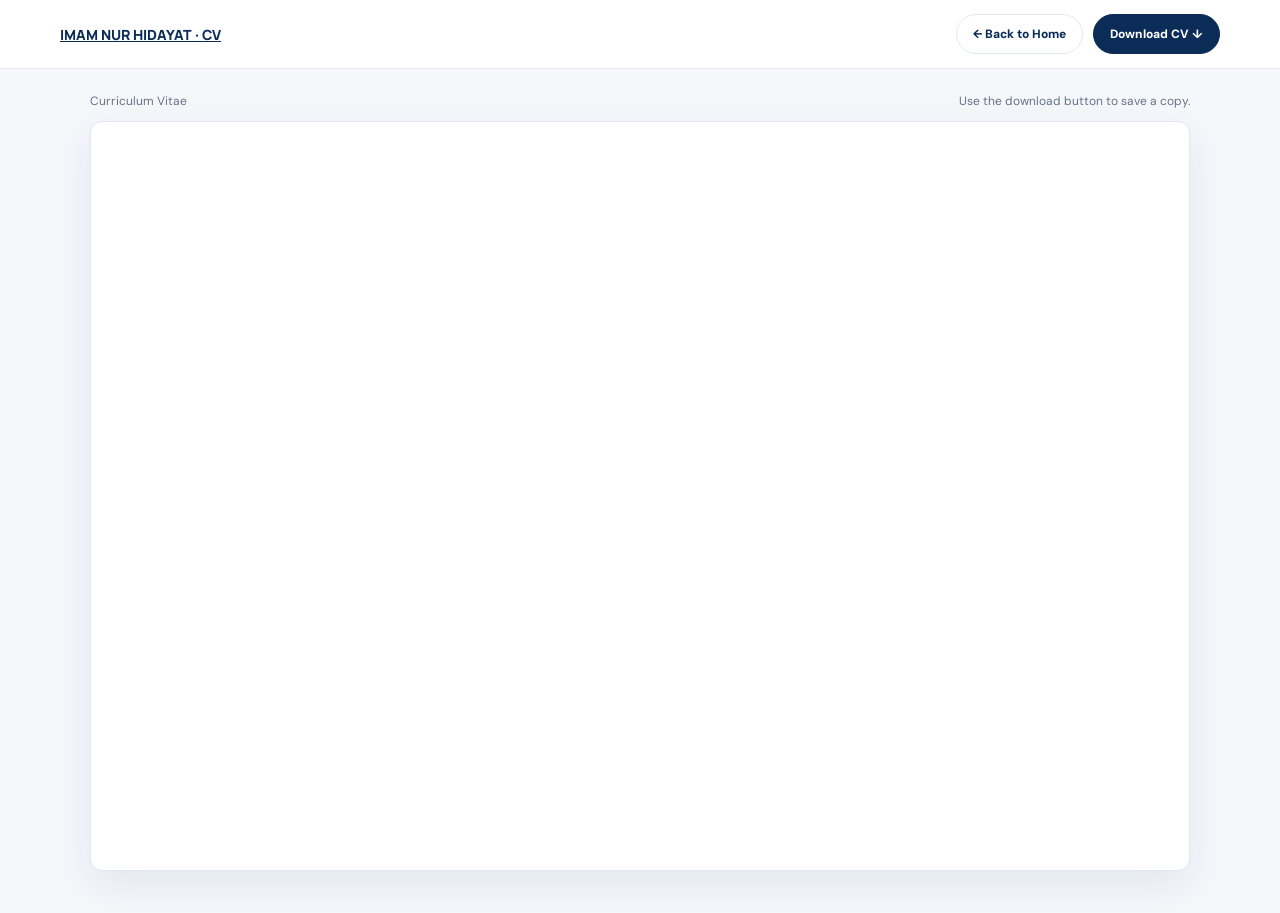
<file: cv.html>
<!DOCTYPE html>

<html lang="en">
<head>
<meta charset="utf-8"/>
<meta content="width=device-width, initial-scale=1" name="viewport"/>
<meta content="#0c2c58" name="theme-color"/>
<title>Imam Nur Hidayat | CV</title>
<link href="https://fonts.googleapis.com" rel="preconnect"/>
<link crossorigin="" href="https://fonts.gstatic.com" rel="preconnect"/>
<link href="https://fonts.googleapis.com/css2?family=DM+Sans:wght@400;500;600;700&amp;family=Manrope:wght@600;700;800&amp;display=swap" rel="stylesheet"/>
<style>
    :root{--navy:#0c2c58;--ink:#15243a;--muted:#657287;--line:#e3e8f0;--paper:#f5f7fb}
    *{box-sizing:border-box}html,body{margin:0;min-height:100%;font-family:'DM Sans',sans-serif;color:var(--ink);background:var(--paper)}
    .cvbar{position:sticky;top:0;z-index:5;display:flex;align-items:center;justify-content:space-between;gap:14px;padding:14px max(18px,calc((100vw - 1160px)/2));background:rgba(255,255,255,.94);backdrop-filter:blur(16px);border-bottom:1px solid var(--line)}
    .cv-brand{font:800 14px 'Manrope',sans-serif;color:var(--navy)}.cv-actions{display:flex;gap:10px;align-items:center}.button{display:inline-flex;align-items:center;justify-content:center;gap:8px;padding:11px 16px;border-radius:999px;border:1px solid var(--line);font-size:12px;font-weight:800;text-decoration:none;white-space:nowrap}.button-primary{background:var(--navy);color:white;border-color:var(--navy)}.button-secondary{background:white;color:var(--navy)}
    .cv-main{width:min(1100px,calc(100% - 32px));margin:24px auto 42px}.cv-note{display:flex;align-items:center;justify-content:space-between;gap:12px;margin:0 0 12px;color:var(--muted);font-size:12px}.cv-viewer{width:100%;height:calc(100vh - 150px);min-height:680px;display:block;border:1px solid var(--line);border-radius:12px;background:white;box-shadow:0 14px 40px rgba(12,44,88,.08)}
    @media(max-width:600px){.cvbar{padding:11px 12px;align-items:flex-start}.cv-brand{font-size:11px;padding-top:10px}.cv-actions{gap:6px}.button{padding:10px 11px;font-size:10px}.cv-main{width:calc(100% - 18px);margin-top:12px}.cv-viewer{height:calc(100vh - 118px);min-height:520px}.cv-note{font-size:10px}}
  </style>
<link href="mobile-fix.css" rel="stylesheet"/></head>
<body>
<header class="cvbar">
<a class="cv-brand" href="index.html">IMAM NUR HIDAYAT · CV</a>
<div class="cv-actions">
<a class="button button-secondary" href="index.html">← Back to Home</a>
<a class="button button-primary" download="" href="Imam-Nur-Hidayat-CV.pdf">Download CV ↓</a>
</div>
</header>
<main class="cv-main">
<p class="cv-note"><span>Curriculum Vitae</span><span>Use the download button to save a copy.</span></p>
<iframe class="cv-viewer" src="Imam-Nur-Hidayat-CV.pdf#toolbar=1&amp;navpanes=0" title="Imam Nur Hidayat CV PDF"></iframe>
</main>
</body>
</html>
</file>
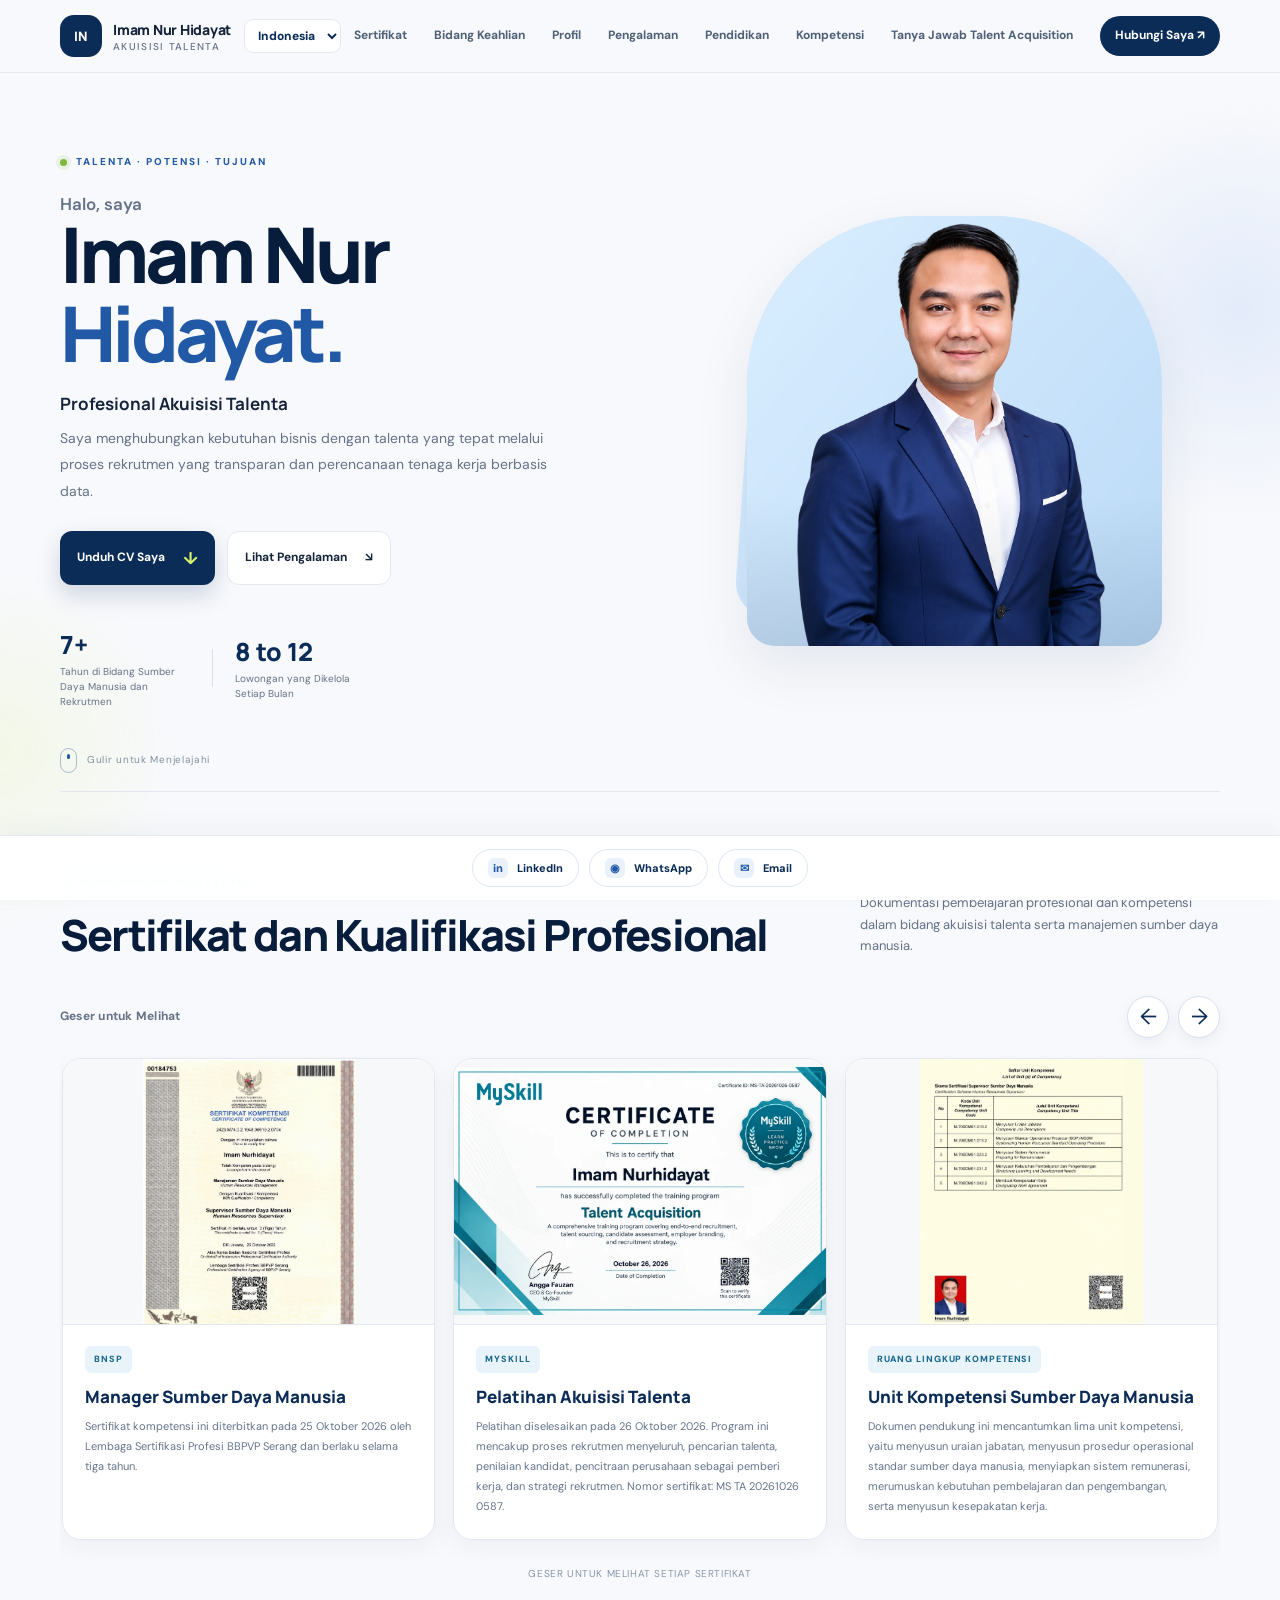
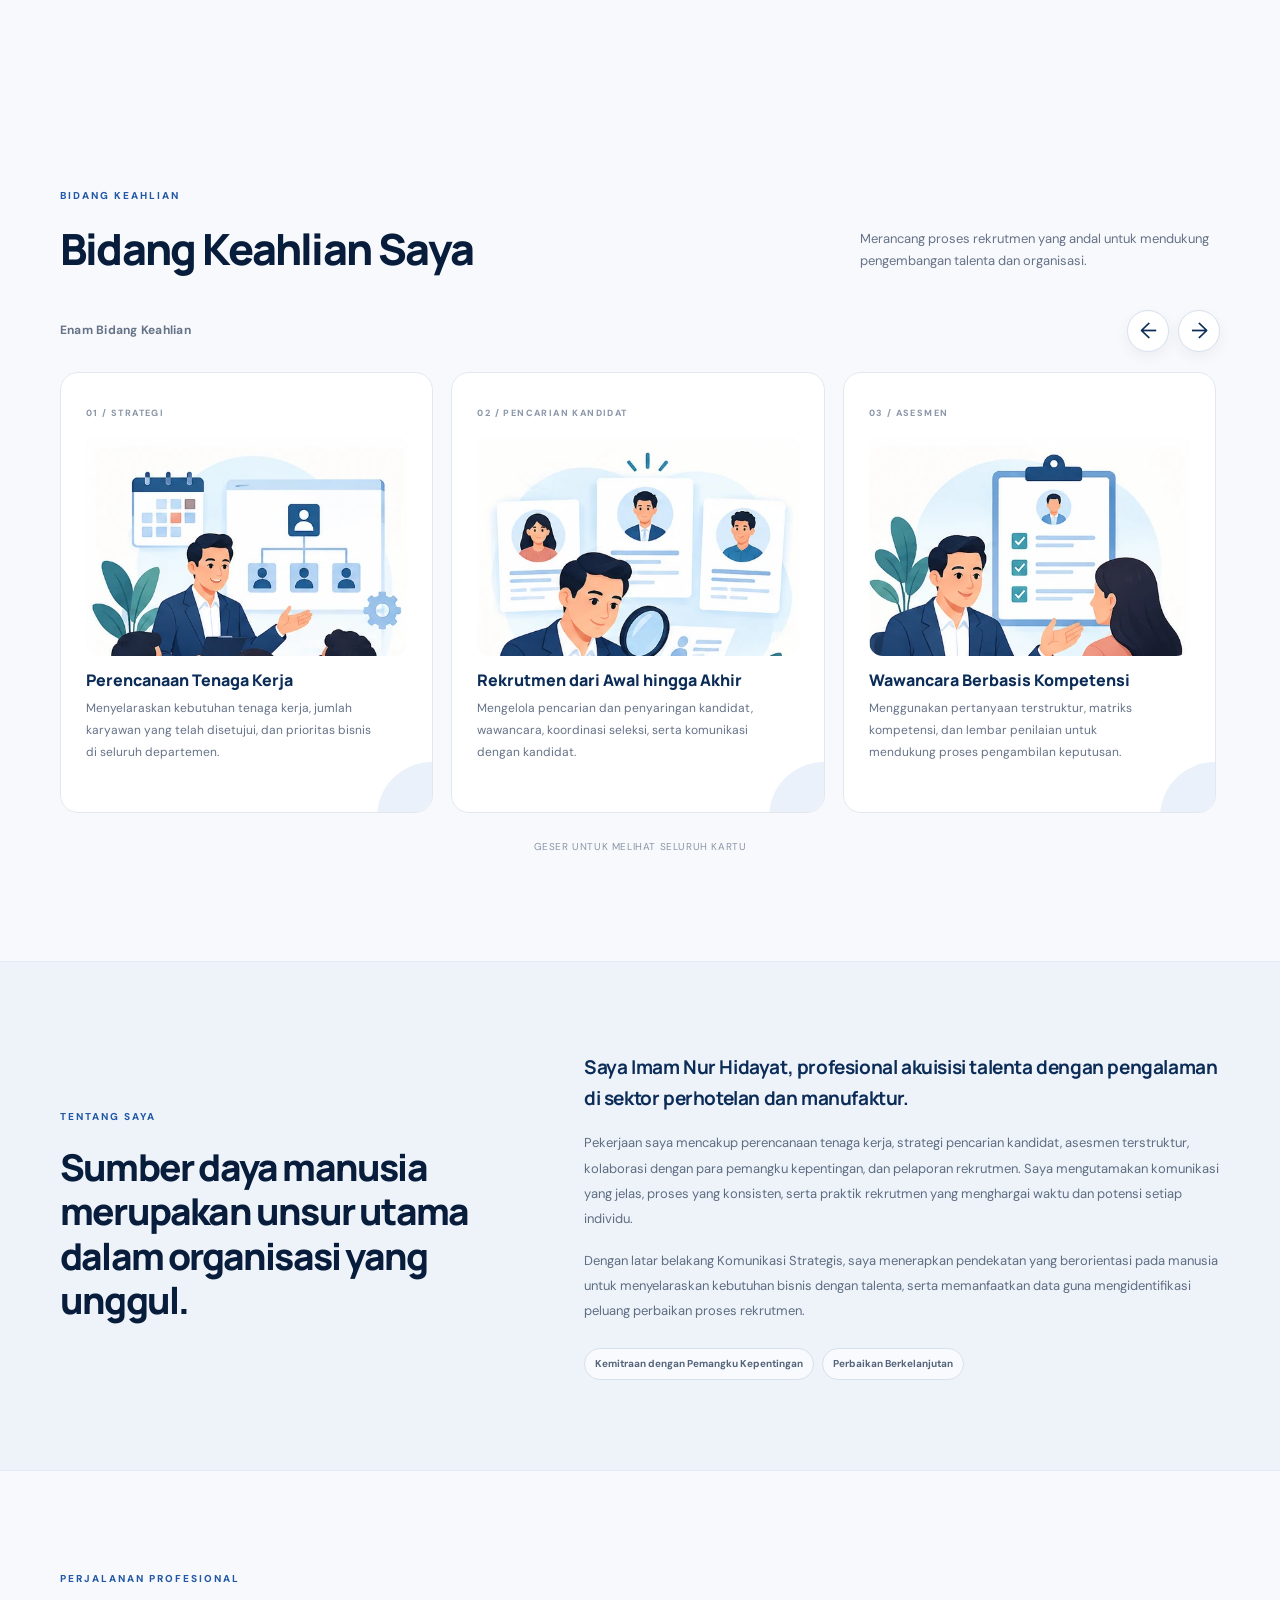
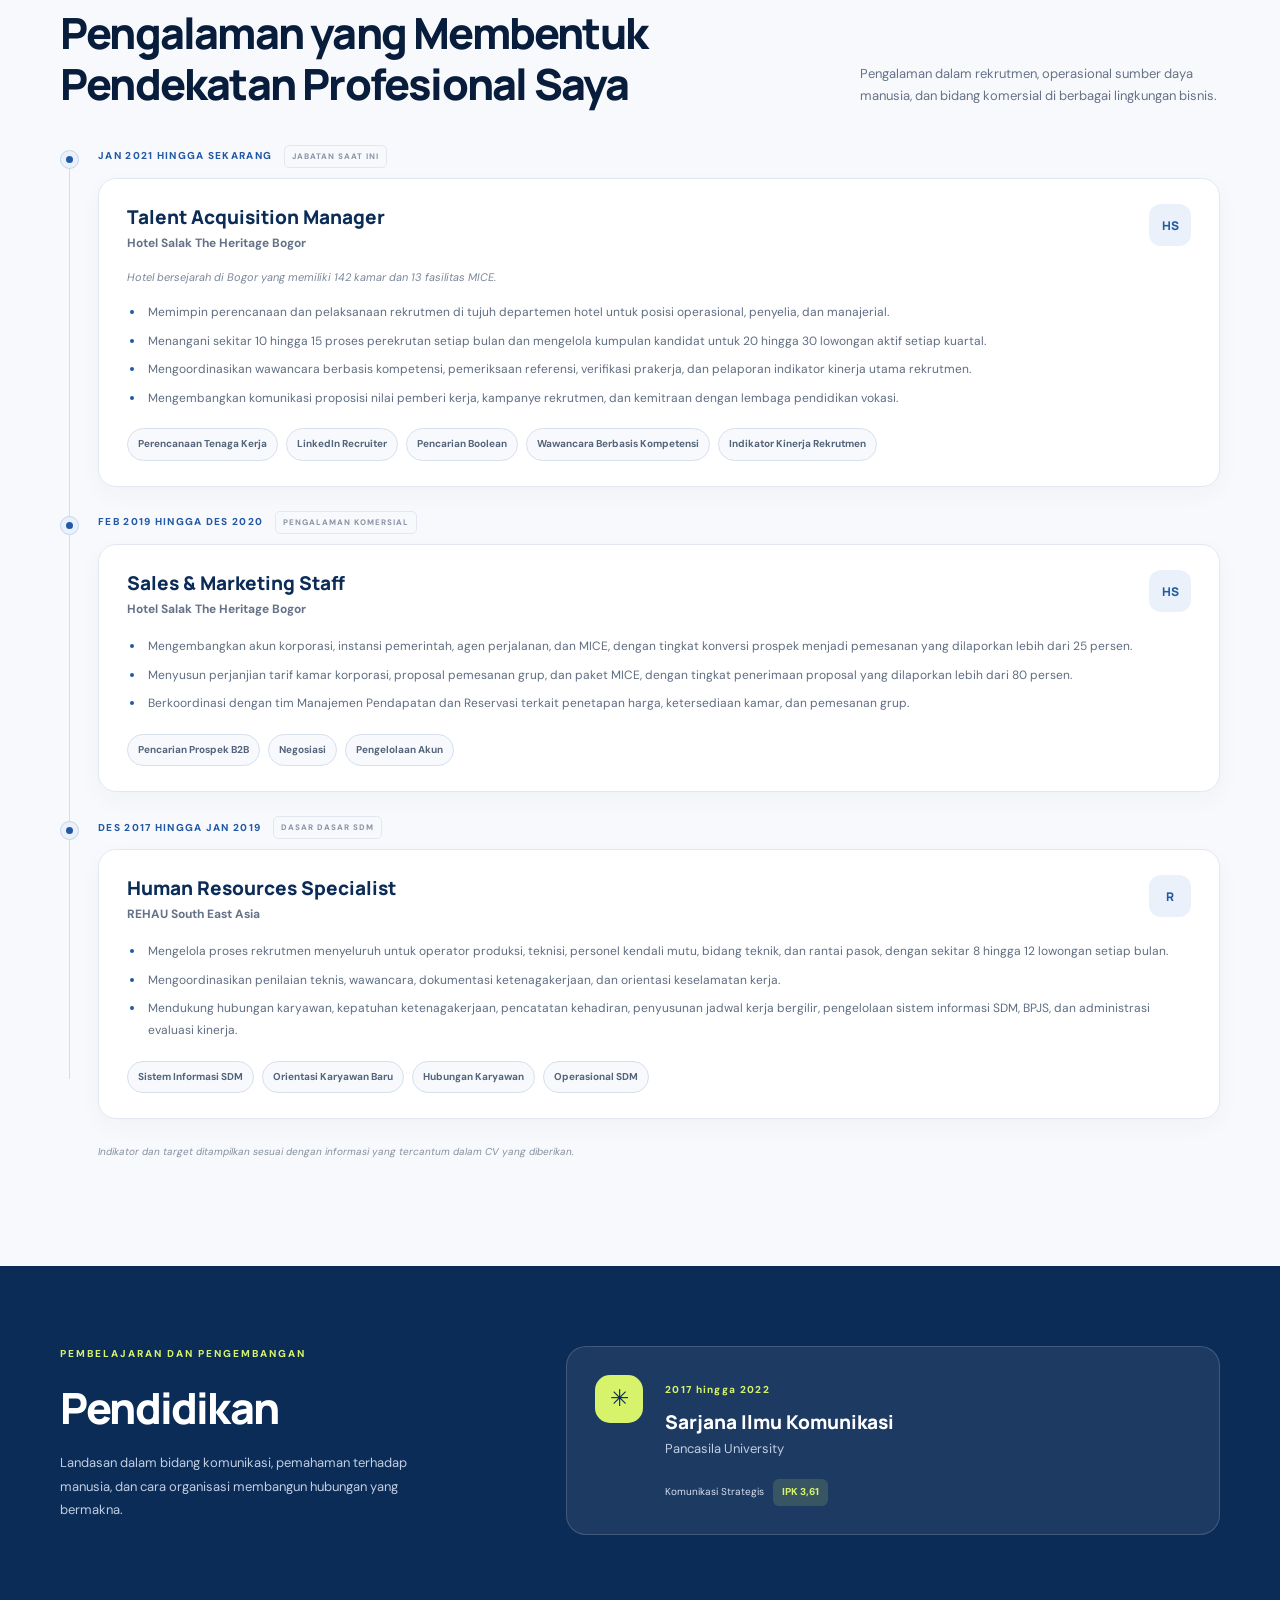
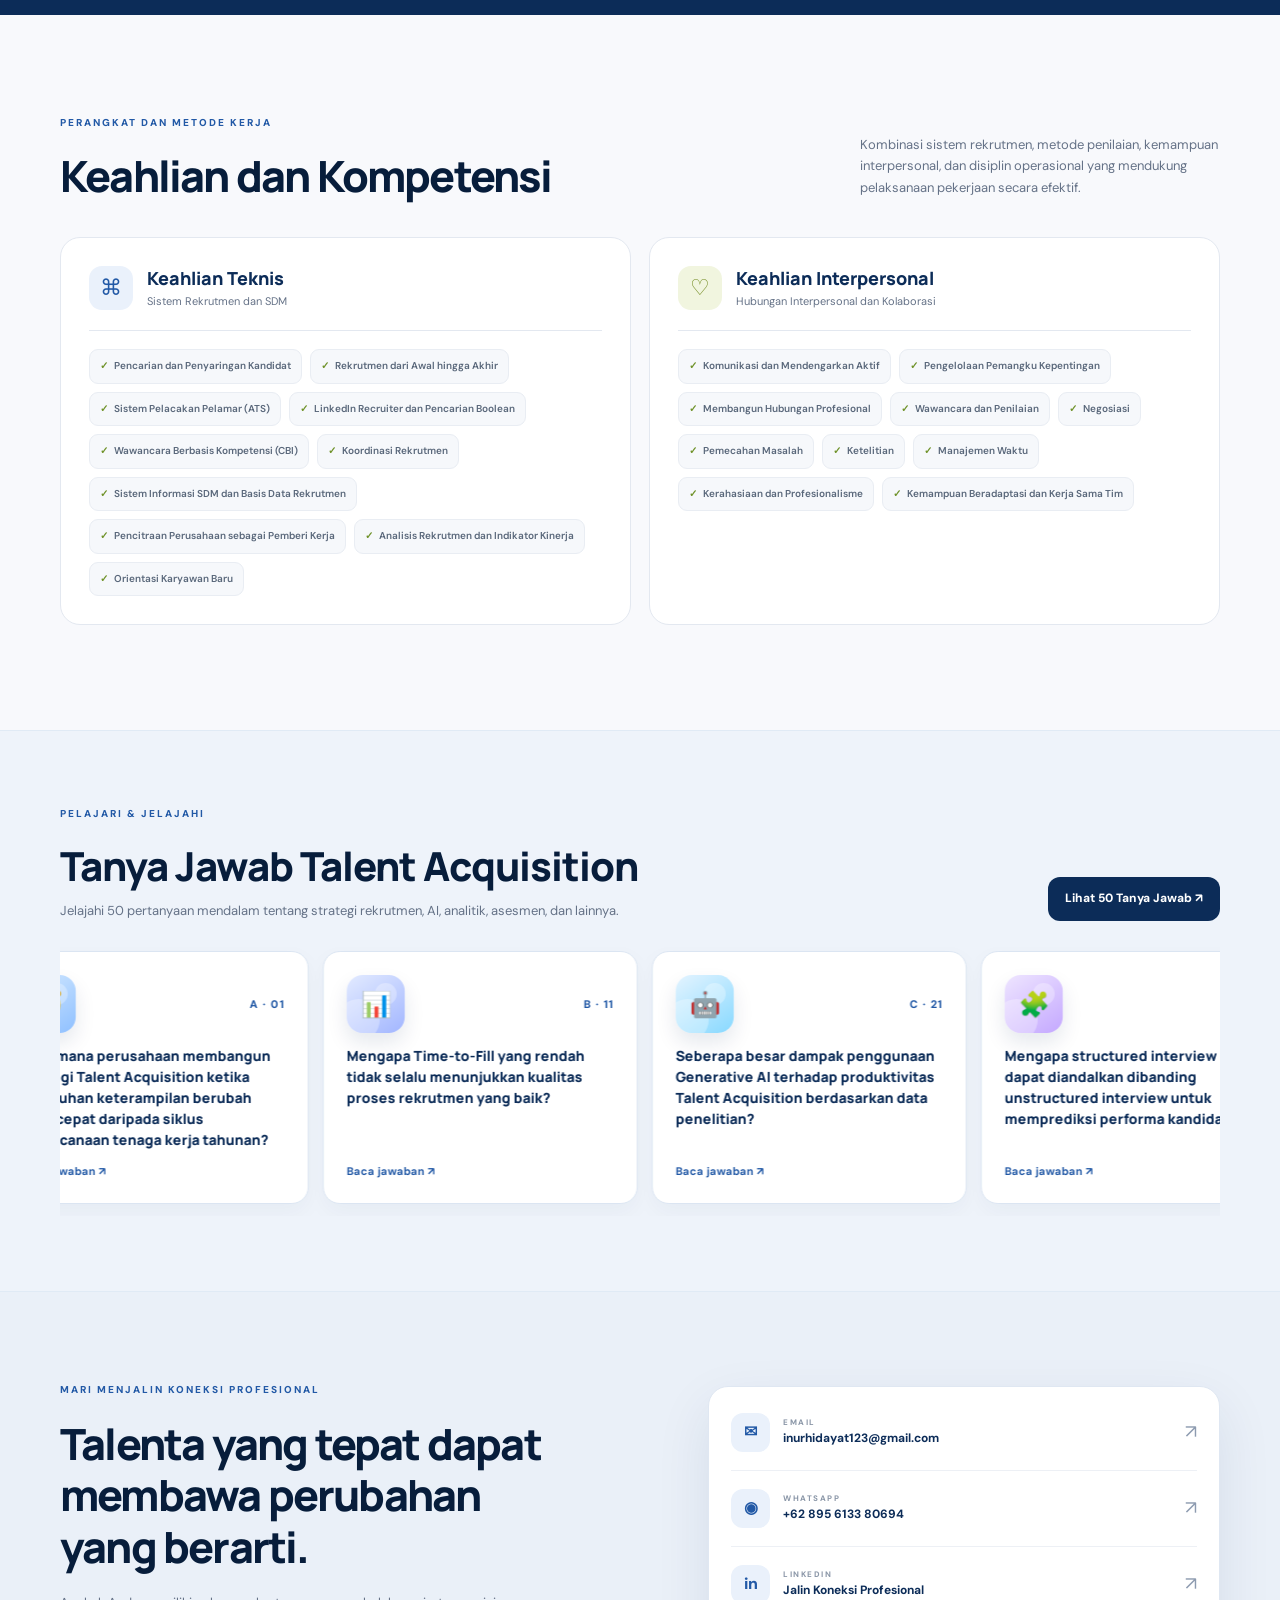
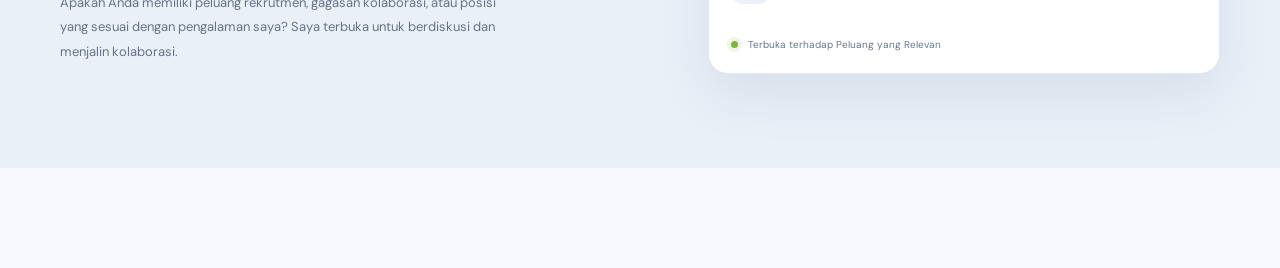
<file: indonesia.html>
<!DOCTYPE html>

<html lang="id">
<head>
<meta charset="utf-8"/>
<meta content="width=device-width, initial-scale=1.0, viewport-fit=cover" name="viewport"/>
<meta content="#0c2c58" name="theme-color"/>
<meta content="Portofolio Imam Nur Hidayat, profesional akuisisi talenta, strategi rekrutmen, perencanaan tenaga kerja, dan operasional SDM." name="description"/>
<title>Imam Nur Hidayat | Profesional Akuisisi Talenta</title>
<link href="https://fonts.googleapis.com" rel="preconnect"/>
<link crossorigin="" href="https://fonts.gstatic.com" rel="preconnect"/>
<link href="https://fonts.googleapis.com/css2?family=DM+Sans:wght@400;500;600;700&amp;family=Manrope:wght@400;500;600;700;800&amp;display=swap" rel="stylesheet"/>
<link href="style.css" rel="stylesheet"/>
<link href="indonesia.html" rel="canonical"/><link href="index.html" hreflang="en" rel="alternate"/><link href="indonesia.html" hreflang="id" rel="alternate"/><link href="mobile-fix.css" rel="stylesheet"/></head>
<body data-page-language="id">
<div class="page-glow glow-one">
</div>
<div class="page-glow glow-two">
</div>
<header class="topbar">
<a aria-label="Beranda Imam" class="brand" href="#home">
<span class="brand-mark">
     IN
    </span>
<span>
     Imam Nur Hidayat
     <span class="brand-sub">Akuisisi Talenta</span>
</span>
</a>
<select aria-label="Pilih bahasa / Choose language" id="language" title="Pilih bahasa / Choose language">
<option value="en">English</option>
<option selected="selected" value="id">Indonesia</option>
</select><button aria-expanded="false" aria-label="Buka navigasi" class="menu-toggle">
    ☰
   </button>
<nav aria-label="Navigasi utama" class="nav-links">
<a data-en="Certificates" data-id="Sertifikat" href="#certificates">Sertifikat</a><a data-en="Specialities" data-id="Bidang Keahlian" href="#specialities">Bidang Keahlian</a>
<a data-en="About" data-id="Profil" href="#about">Profil</a>
<a data-en="Experience" data-id="Pengalaman" href="#experience">Pengalaman</a>
<a data-en="Education" data-id="Pendidikan" href="#education">Pendidikan</a>
<a data-en="Skills" data-id="Kompetensi" href="#skills">Kompetensi</a>
<a href="qa.html">Tanya Jawab Talent Acquisition</a><a class="nav-contact" data-en="Let's connect ↗" data-id="Hubungi Saya ↗" href="#contact">Hubungi Saya ↗</a>
</nav>
</header>
<main>
<section class="hero section-wrap" id="home">
<div class="hero-copy reveal">
<div class="eyebrow">
<span class="status-dot">
</span>
<span data-en="PEOPLE · POTENTIAL · PURPOSE" data-id="TALENTA · POTENSI · TUJUAN">TALENTA · POTENSI · TUJUAN</span>
</div>
<p class="hello" data-en="Hello, I'm" data-id="Halo, saya">Halo, saya</p>
<h1>
      Imam Nur
      <br/>
<span>
       Hidayat.
      </span>
</h1>
<h2 data-en="Talent Acquisition Professional" data-id="Profesional Akuisisi Talenta">Profesional Akuisisi Talenta</h2>
<p class="hero-intro" data-en="I connect business needs with the right people through clear recruitment practices and data informed workforce planning." data-id="Saya menghubungkan kebutuhan bisnis dengan talenta yang tepat melalui proses rekrutmen yang transparan dan perencanaan tenaga kerja berbasis data.">Saya menghubungkan kebutuhan bisnis dengan talenta yang tepat melalui proses rekrutmen yang transparan dan perencanaan tenaga kerja berbasis data.</p>
<div class="hero-actions">
<a class="button button-primary" download="Imam-Nur-Hidayat-CV.pdf" href="Imam-Nur-Hidayat-CV.pdf">
<span data-en="Download my CV" data-id="Unduh CV Saya">Unduh CV Saya</span>
<span>
        ↓
       </span>
</a>
<a class="button button-quiet" href="#experience">
<span data-en="Explore experience" data-id="Lihat Pengalaman">Lihat Pengalaman</span>
<span>
        ↘
       </span>
</a>
</div>
<div class="hero-proof">
<div class="proof-item">
<strong>
        7+
       </strong>
<span data-en="Years in HR &amp; recruitment" data-id="Tahun di Bidang Sumber Daya Manusia dan Rekrutmen">Tahun di Bidang Sumber Daya Manusia dan Rekrutmen</span>
</div>
<div class="proof-line">
</div>
<div class="proof-item">
<strong>
        8 to 12
       </strong>
<span data-en="Vacancies managed monthly" data-id="Lowongan yang Dikelola Setiap Bulan">Lowongan yang Dikelola Setiap Bulan</span>
</div>
</div>
</div>
<div class="hero-visual reveal">
<div class="portrait-backdrop">
</div>
<div class="portrait-frame">
<img alt="Foto profil Imam Nur Hidayat" src="imam-profile-pastel.png"/>
</div>
</div>
<a class="scroll-cue" href="#specialities">
<span class="scroll-wheel">
</span>
<span data-en="Scroll to explore" data-id="Gulir untuk Menjelajahi">Gulir untuk Menjelajahi</span>
</a>
</section>
<section class="section-wrap section-block certificate-section" id="certificates">
<div class="section-heading reveal">
<div>
<p class="eyebrow" data-en="PROFESSIONAL DEVELOPMENT" data-id="PENGEMBANGAN PROFESIONAL">PENGEMBANGAN PROFESIONAL</p>
<h2 data-en="Certificates and credentials" data-id="Sertifikat dan Kualifikasi Profesional">Sertifikat dan Kualifikasi Profesional</h2>
</div>
<p data-en="A record of professional learning and competency in talent acquisition and human resources management." data-id="Dokumentasi pembelajaran profesional dan kompetensi dalam bidang akuisisi talenta serta manajemen sumber daya manusia.">Dokumentasi pembelajaran profesional dan kompetensi dalam bidang akuisisi talenta serta manajemen sumber daya manusia.</p>
</div>
<div class="carousel-toolbar reveal">
<p data-en="Scroll to swipe" data-id="Geser untuk Melihat">Geser untuk Melihat</p>
<div class="carousel-arrows">
<button aria-label="Scroll certificates left" class="carousel-arrow" data-carousel="certificateTrack" data-direction="left" type="button">
       ←
      </button>
<button aria-label="Scroll certificates right" class="carousel-arrow" data-carousel="certificateTrack" data-direction="right" type="button">
       →
      </button>
</div>
</div>
<div aria-label="Certificates carousel" class="carousel-track certificate-track" id="certificateTrack" tabindex="0">
<article class="certificate-card">
<a aria-label="Open Indonesian Professional Certification Authority certificate" class="certificate-image-link" href="bnsp-hr-supervisor.webp" rel="noopener noreferrer" target="_blank">
<img alt="BNSP Certificate of Competence for Imam Nurhidayat in Human Resources Manager" loading="lazy" src="bnsp-hr-supervisor.webp"/>
</a>
<div class="certificate-copy">
<span class="certificate-label">
        BNSP
       </span>
<h3 data-en="Human Resources Manager" data-id="Manager Sumber Daya Manusia">Manager Sumber Daya Manusia</h3>
<p data-en="Certificate of competence issued on 25 October 2026 by the Professional Certification Agency of BBPVP Serang. The certificate states a validity period of three years." data-id="Sertifikat kompetensi ini diterbitkan pada 25 Oktober 2026 oleh Lembaga Sertifikasi Profesi BBPVP Serang dan berlaku selama tiga tahun.">Sertifikat kompetensi ini diterbitkan pada 25 Oktober 2026 oleh Lembaga Sertifikasi Profesi BBPVP Serang dan berlaku selama tiga tahun.</p>
</div>
</article>
<article class="certificate-card">
<a aria-label="Open MySkill Talent Acquisition training certificate" class="certificate-image-link" href="myskill-talent-acquisition.webp" rel="noopener noreferrer" target="_blank">
<img alt="MySkill Certificate of Completion for Talent Acquisition training" loading="lazy" src="myskill-talent-acquisition.webp"/>
</a>
<div class="certificate-copy">
<span class="certificate-label">
        MYSKILL
       </span>
<h3 data-en="Talent Acquisition Training" data-id="Pelatihan Akuisisi Talenta">Pelatihan Akuisisi Talenta</h3>
<p data-en="Completed on 26 October 2026. The program covers end to end recruitment, talent sourcing, candidate assessment, employer branding, and recruitment strategy. Certificate ID: MS TA 20261026 0587." data-id="Pelatihan diselesaikan pada 26 Oktober 2026. Program ini mencakup proses rekrutmen menyeluruh, pencarian talenta, penilaian kandidat, pencitraan perusahaan sebagai pemberi kerja, dan strategi rekrutmen. Nomor sertifikat: MS TA 20261026 0587.">Pelatihan diselesaikan pada 26 Oktober 2026. Program ini mencakup proses rekrutmen menyeluruh, pencarian talenta, penilaian kandidat, pencitraan perusahaan sebagai pemberi kerja, dan strategi rekrutmen. Nomor sertifikat: MS TA 20261026 0587.</p>
</div>
</article>
<article class="certificate-card">
<a aria-label="Open competency units document" class="certificate-image-link" href="bnsp-competency-units.webp" rel="noopener noreferrer" target="_blank">
<img alt="List of competency units in the Human Resources Manager certification scheme" loading="lazy" src="bnsp-competency-units.webp"/>
</a>
<div class="certificate-copy">
<span class="certificate-label" data-en="COMPETENCY SCOPE" data-id="RUANG LINGKUP KOMPETENSI">RUANG LINGKUP KOMPETENSI</span>
<h3 data-en="Human Resources Competency Units" data-id="Unit Kompetensi Sumber Daya Manusia">Unit Kompetensi Sumber Daya Manusia</h3>
<p data-en="Supporting page listing five units: composing job descriptions, systemizing HR standard operating procedures, preparing remuneration, structuring learning and development needs, and designating work agreements." data-id="Dokumen pendukung ini mencantumkan lima unit kompetensi, yaitu menyusun uraian jabatan, menyusun prosedur operasional standar sumber daya manusia, menyiapkan sistem remunerasi, merumuskan kebutuhan pembelajaran dan pengembangan, serta menyusun kesepakatan kerja.">Dokumen pendukung ini mencantumkan lima unit kompetensi, yaitu menyusun uraian jabatan, menyusun prosedur operasional standar sumber daya manusia, menyiapkan sistem remunerasi, merumuskan kebutuhan pembelajaran dan pengembangan, serta menyusun kesepakatan kerja.</p>
</div>
</article>
</div>
<p class="swipe-hint" data-en="Scroll to swipe and view each certificate" data-id="Geser untuk Melihat Setiap Sertifikat">Geser untuk Melihat Setiap Sertifikat</p>
</section><section class="section-wrap section-block" id="specialities">
<div class="section-heading reveal">
<div>
<p class="eyebrow" data-en="WHAT I FOCUS ON" data-id="BIDANG KEAHLIAN">BIDANG KEAHLIAN</p>
<h2 data-en="My specialities" data-id="Bidang Keahlian Saya">Bidang Keahlian Saya</h2>
</div>
<p data-en="Building reliable hiring processes that help people and organizations move forward." data-id="Merancang proses rekrutmen yang andal untuk mendukung pengembangan talenta dan organisasi.">Merancang proses rekrutmen yang andal untuk mendukung pengembangan talenta dan organisasi.</p>
</div>
<div class="carousel-toolbar reveal">
<p data-en="Six areas of focus" data-id="Enam Bidang Keahlian">Enam Bidang Keahlian</p>
<div class="carousel-arrows">
<button aria-label="Scroll specialities left" class="carousel-arrow" data-carousel="specialityTrack" data-direction="left" type="button">
       ←
      </button>
<button aria-label="Scroll specialities right" class="carousel-arrow" data-carousel="specialityTrack" data-direction="right" type="button">
       →
      </button>
</div>
</div>
<div aria-label="Daftar keahlian" class="carousel-track speciality-grid" id="specialityTrack" tabindex="0">
<article class="speciality-card">
<span class="card-number" data-en="01 / STRATEGY" data-id="01 / STRATEGI">01 / STRATEGI</span>
<img alt="Workforce planning illustration" class="speciality-illustration" height="500" loading="lazy" src="speciality-workforce.webp" width="500"/>
<h3 data-en="Workforce Planning" data-id="Perencanaan Tenaga Kerja">Perencanaan Tenaga Kerja</h3>
<p data-en="Aligning manpower needs, approved headcount, and business priorities across departments." data-id="Menyelaraskan kebutuhan tenaga kerja, jumlah karyawan yang telah disetujui, dan prioritas bisnis di seluruh departemen.">Menyelaraskan kebutuhan tenaga kerja, jumlah karyawan yang telah disetujui, dan prioritas bisnis di seluruh departemen.</p>
</article>
<article class="speciality-card">
<span class="card-number" data-en="02 / SOURCING" data-id="02 / PENCARIAN KANDIDAT">02 / PENCARIAN KANDIDAT</span>
<img alt="Candidate sourcing illustration" class="speciality-illustration" height="500" loading="lazy" src="speciality-sourcing.webp" width="500"/>
<h3 data-en="End to End Recruitment" data-id="Rekrutmen dari Awal hingga Akhir">Rekrutmen dari Awal hingga Akhir</h3>
<p data-en="Managing sourcing, screening, interviews, selection coordination, and candidate communication." data-id="Mengelola pencarian dan penyaringan kandidat, wawancara, koordinasi seleksi, serta komunikasi dengan kandidat.">Mengelola pencarian dan penyaringan kandidat, wawancara, koordinasi seleksi, serta komunikasi dengan kandidat.</p>
</article>
<article class="speciality-card">
<span class="card-number" data-en="03 / ASSESSMENT" data-id="03 / ASESMEN">03 / ASESMEN</span>
<img alt="Interview illustration" class="speciality-illustration" height="500" loading="lazy" src="speciality-interview.webp" width="500"/>
<h3 data-en="Competency Based Interviewing" data-id="Wawancara Berbasis Kompetensi">Wawancara Berbasis Kompetensi</h3>
<p data-en="Using structured questions, competency matrices, and evaluation scorecards to support decisions." data-id="Menggunakan pertanyaan terstruktur, matriks kompetensi, dan lembar penilaian untuk mendukung proses pengambilan keputusan.">Menggunakan pertanyaan terstruktur, matriks kompetensi, dan lembar penilaian untuk mendukung proses pengambilan keputusan.</p>
</article>
<article class="speciality-card">
<span class="card-number" data-en="04 / INSIGHTS" data-id="04 / ANALISIS">04 / ANALISIS</span>
<img alt="Recruitment analytics illustration" class="speciality-illustration" height="500" loading="lazy" src="speciality-analytics.webp" width="500"/>
<h3 data-en="Recruitment Analytics" data-id="Analisis Data Rekrutmen">Analisis Data Rekrutmen</h3>
<p data-en="Tracking time to fill, vacancy aging, hiring volume, and sourcing channel performance." data-id="Memantau waktu pemenuhan lowongan, lama waktu lowongan belum terisi, jumlah perekrutan, dan efektivitas kanal pencarian kandidat.">Memantau waktu pemenuhan lowongan, lama waktu lowongan belum terisi, jumlah perekrutan, dan efektivitas kanal pencarian kandidat.</p>
</article>
<article class="speciality-card">
<span class="card-number" data-en="05 / BRAND" data-id="05 / CITRA PEMBERI KERJA">05 / CITRA PEMBERI KERJA</span>
<img alt="Employer branding illustration" class="speciality-illustration" height="500" loading="lazy" src="speciality-branding.webp" width="500"/>
<h3 data-en="Employer Branding" data-id="Pencitraan Perusahaan sebagai Pemberi Kerja">Pencitraan Perusahaan sebagai Pemberi Kerja</h3>
<p data-en="Strengthening employer visibility through EVP messaging, recruitment campaigns, and partnerships." data-id="Meningkatkan visibilitas perusahaan melalui komunikasi proposisi nilai pemberi kerja, kampanye rekrutmen, dan kemitraan strategis.">Meningkatkan visibilitas perusahaan melalui komunikasi proposisi nilai pemberi kerja, kampanye rekrutmen, dan kemitraan strategis.</p>
</article>
<article class="speciality-card">
<span class="card-number" data-en="06 / PEOPLE" data-id="06 / PENGELOLAAN KARYAWAN">06 / PENGELOLAAN KARYAWAN</span>
<img alt="Onboarding illustration" class="speciality-illustration" height="500" loading="lazy" src="speciality-onboarding.webp" width="500"/>
<h3 data-en="HR Operations and Onboarding" data-id="Operasional SDM dan Orientasi Karyawan Baru">Operasional SDM dan Orientasi Karyawan Baru</h3>
<p data-en="Supporting employee documentation, HRIS records, safety induction, and a smooth start for new hires." data-id="Mendukung pengelolaan dokumen karyawan, data sistem informasi SDM, orientasi keselamatan kerja, dan proses orientasi karyawan baru.">Mendukung pengelolaan dokumen karyawan, data sistem informasi SDM, orientasi keselamatan kerja, dan proses orientasi karyawan baru.</p>
</article>
</div>
<p class="swipe-hint" data-en="Scroll to swipe and explore the cards" data-id="Geser untuk Melihat Seluruh Kartu">Geser untuk Melihat Seluruh Kartu</p>
</section>
<section class="about-section" id="about">
<div class="section-wrap about-layout">
<div class="about-label reveal">
<p class="eyebrow" data-en="A LITTLE ABOUT ME" data-id="TENTANG SAYA">TENTANG SAYA</p>
<h2 data-en="People are at the heart of every great organization." data-id="Sumber daya manusia merupakan unsur utama dalam organisasi yang unggul.">Sumber daya manusia merupakan unsur utama dalam organisasi yang unggul.</h2>
</div>
<div class="about-content reveal">
<p class="about-lead" data-en="I'm Imam Nur Hidayat, a Talent Acquisition professional with experience spanning hospitality and manufacturing environments." data-id="Saya Imam Nur Hidayat, profesional akuisisi talenta dengan pengalaman di sektor perhotelan dan manufaktur.">Saya Imam Nur Hidayat, profesional akuisisi talenta dengan pengalaman di sektor perhotelan dan manufaktur.</p>
<p data-en="My work brings together workforce planning, sourcing strategy, structured assessment, stakeholder collaboration, and recruitment reporting. I value clear communication, consistent processes, and hiring practices that respect people's time and potential." data-id="Pekerjaan saya mencakup perencanaan tenaga kerja, strategi pencarian kandidat, asesmen terstruktur, kolaborasi dengan para pemangku kepentingan, dan pelaporan rekrutmen. Saya mengutamakan komunikasi yang jelas, proses yang konsisten, serta praktik rekrutmen yang menghargai waktu dan potensi setiap individu.">Pekerjaan saya mencakup perencanaan tenaga kerja, strategi pencarian kandidat, asesmen terstruktur, kolaborasi dengan para pemangku kepentingan, dan pelaporan rekrutmen. Saya mengutamakan komunikasi yang jelas, proses yang konsisten, serta praktik rekrutmen yang menghargai waktu dan potensi setiap individu.</p>
<p data-en="With a background in Strategic Communication, I bring a people oriented approach to connecting business requirements with talent, while using data to identify opportunities to improve the hiring process." data-id="Dengan latar belakang Komunikasi Strategis, saya menerapkan pendekatan yang berorientasi pada manusia untuk menyelaraskan kebutuhan bisnis dengan talenta, serta memanfaatkan data guna mengidentifikasi peluang perbaikan proses rekrutmen.">Dengan latar belakang Komunikasi Strategis, saya menerapkan pendekatan yang berorientasi pada manusia untuk menyelaraskan kebutuhan bisnis dengan talenta, serta memanfaatkan data guna mengidentifikasi peluang perbaikan proses rekrutmen.</p>
<div class="value-tags">
<span data-en="Stakeholder Partnership" data-id="Kemitraan dengan Pemangku Kepentingan">Kemitraan dengan Pemangku Kepentingan</span>
<span data-en="Continuous Improvement" data-id="Perbaikan Berkelanjutan">Perbaikan Berkelanjutan</span>
</div>
</div>
</div>
</section>
<section class="section-wrap section-block" id="experience">
<div class="section-heading reveal">
<div>
<p class="eyebrow" data-en="MY PROFESSIONAL JOURNEY" data-id="PERJALANAN PROFESIONAL">PERJALANAN PROFESIONAL</p>
<h2 data-en="Experience that shapes my approach" data-id="Pengalaman yang Membentuk Pendekatan Profesional Saya">Pengalaman yang Membentuk Pendekatan Profesional Saya</h2>
</div>
<p data-en="Recruitment, people operations, and commercial experience across different business environments." data-id="Pengalaman dalam rekrutmen, operasional sumber daya manusia, dan bidang komersial di berbagai lingkungan bisnis.">Pengalaman dalam rekrutmen, operasional sumber daya manusia, dan bidang komersial di berbagai lingkungan bisnis.</p>
</div>
<div class="timeline">
<article class="timeline-item reveal">
<div class="timeline-marker">
<span>
</span>
</div>
<div class="timeline-meta">
<span class="timeline-date" data-en="JAN 2021 TO PRESENT" data-id="JAN 2021 HINGGA SEKARANG">JAN 2021 HINGGA SEKARANG</span>
<span class="timeline-type" data-en="CURRENT ROLE" data-id="JABATAN SAAT INI">JABATAN SAAT INI</span>
</div>
<div class="timeline-card">
<div class="timeline-title">
<div>
<h3>
          Talent Acquisition Manager
         </h3>
<p class="company">
          Hotel Salak The Heritage Bogor
         </p>
</div>
<span class="company-symbol">
         HS
        </span>
</div>
<p class="company-context" data-en="Heritage city hotel in Bogor with 142 guest rooms and 13 MICE facilities." data-id="Hotel bersejarah di Bogor yang memiliki 142 kamar dan 13 fasilitas MICE.">Hotel bersejarah di Bogor yang memiliki 142 kamar dan 13 fasilitas MICE.</p>
<ul>
<li data-en="Lead recruitment planning and execution across 7 hotel departments, covering operational, supervisory, and managerial roles." data-id="Memimpin perencanaan dan pelaksanaan rekrutmen di tujuh departemen hotel untuk posisi operasional, penyelia, dan manajerial.">Memimpin perencanaan dan pelaksanaan rekrutmen di tujuh departemen hotel untuk posisi operasional, penyelia, dan manajerial.</li>
<li data-en="Manage an estimated 10 to 15 hires monthly and maintain talent pipelines across 20 to 30 active vacancies per quarter." data-id="Menangani sekitar 10 hingga 15 proses perekrutan setiap bulan dan mengelola kumpulan kandidat untuk 20 hingga 30 lowongan aktif setiap kuartal.">Menangani sekitar 10 hingga 15 proses perekrutan setiap bulan dan mengelola kumpulan kandidat untuk 20 hingga 30 lowongan aktif setiap kuartal.</li>
<li data-en="Coordinate competency based interviews, reference checks, pre employment verification, and recruitment KPI reporting." data-id="Mengoordinasikan wawancara berbasis kompetensi, pemeriksaan referensi, verifikasi prakerja, dan pelaporan indikator kinerja utama rekrutmen.">Mengoordinasikan wawancara berbasis kompetensi, pemeriksaan referensi, verifikasi prakerja, dan pelaporan indikator kinerja utama rekrutmen.</li>
<li data-en="Develop employer value proposition messaging, recruitment campaigns, and partnerships with vocational institutions." data-id="Mengembangkan komunikasi proposisi nilai pemberi kerja, kampanye rekrutmen, dan kemitraan dengan lembaga pendidikan vokasi.">Mengembangkan komunikasi proposisi nilai pemberi kerja, kampanye rekrutmen, dan kemitraan dengan lembaga pendidikan vokasi.</li>
</ul>
<div class="tool-tags">
<span data-en="Workforce Planning" data-id="Perencanaan Tenaga Kerja">Perencanaan Tenaga Kerja</span>
<span data-en="LinkedIn Recruiter" data-id="LinkedIn Recruiter">LinkedIn Recruiter</span>
<span data-en="Boolean Search" data-id="Pencarian Boolean">Pencarian Boolean</span>
<span data-en="CBI" data-id="Wawancara Berbasis Kompetensi">Wawancara Berbasis Kompetensi</span>
<span data-en="Recruitment KPIs" data-id="Indikator Kinerja Rekrutmen">Indikator Kinerja Rekrutmen</span>
</div>
</div>
</article>
<article class="timeline-item reveal">
<div class="timeline-marker">
<span>
</span>
</div>
<div class="timeline-meta">
<span class="timeline-date" data-en="FEB 2019 TO DEC 2020" data-id="FEB 2019 HINGGA DES 2020">FEB 2019 HINGGA DES 2020</span>
<span class="timeline-type" data-en="COMMERCIAL EXPERIENCE" data-id="PENGALAMAN KOMERSIAL">PENGALAMAN KOMERSIAL</span>
</div>
<div class="timeline-card">
<div class="timeline-title">
<div>
<h3>
          Sales &amp; Marketing Staff
         </h3>
<p class="company">
          Hotel Salak The Heritage Bogor
         </p>
</div>
<span class="company-symbol">
         HS
        </span>
</div>
<ul>
<li data-en="Acquired corporate, government, travel agent, and MICE accounts, achieving a reported more than 25 percent lead to booking conversion rate." data-id="Mengembangkan akun korporasi, instansi pemerintah, agen perjalanan, dan MICE, dengan tingkat konversi prospek menjadi pemesanan yang dilaporkan lebih dari 25 persen.">Mengembangkan akun korporasi, instansi pemerintah, agen perjalanan, dan MICE, dengan tingkat konversi prospek menjadi pemesanan yang dilaporkan lebih dari 25 persen.</li>
<li data-en="Developed corporate room rate agreements, group booking proposals, and MICE packages, with a reported more than 80 percent proposal acceptance rate." data-id="Menyusun perjanjian tarif kamar korporasi, proposal pemesanan grup, dan paket MICE, dengan tingkat penerimaan proposal yang dilaporkan lebih dari 80 persen.">Menyusun perjanjian tarif kamar korporasi, proposal pemesanan grup, dan paket MICE, dengan tingkat penerimaan proposal yang dilaporkan lebih dari 80 persen.</li>
<li data-en="Coordinated pricing, room inventory, and group bookings with Revenue Management and Reservations." data-id="Berkoordinasi dengan tim Manajemen Pendapatan dan Reservasi terkait penetapan harga, ketersediaan kamar, dan pemesanan grup.">Berkoordinasi dengan tim Manajemen Pendapatan dan Reservasi terkait penetapan harga, ketersediaan kamar, dan pemesanan grup.</li>
</ul>
<div class="tool-tags">
<span data-en="B2B Lead Generation" data-id="Pencarian Prospek B2B">Pencarian Prospek B2B</span>
<span data-en="Negotiation" data-id="Negosiasi">Negosiasi</span>
<span data-en="Account Management" data-id="Pengelolaan Akun">Pengelolaan Akun</span>
</div>
</div>
</article>
<article class="timeline-item reveal">
<div class="timeline-marker">
<span>
</span>
</div>
<div class="timeline-meta">
<span class="timeline-date" data-en="DEC 2017 TO JAN 2019" data-id="DES 2017 HINGGA JAN 2019">DES 2017 HINGGA JAN 2019</span>
<span class="timeline-type" data-en="HR FOUNDATIONS" data-id="DASAR DASAR SDM">DASAR DASAR SDM</span>
</div>
<div class="timeline-card">
<div class="timeline-title">
<div>
<h3>
          Human Resources Specialist
         </h3>
<p class="company">
          REHAU South East Asia
         </p>
</div>
<span class="company-symbol">
         R
        </span>
</div>
<ul>
<li data-en="Managed end to end recruitment for production operators, technicians, quality control, engineering, and supply chain roles, handling approximately 8 to 12 vacancies monthly." data-id="Mengelola proses rekrutmen menyeluruh untuk operator produksi, teknisi, personel kendali mutu, bidang teknik, dan rantai pasok, dengan sekitar 8 hingga 12 lowongan setiap bulan.">Mengelola proses rekrutmen menyeluruh untuk operator produksi, teknisi, personel kendali mutu, bidang teknik, dan rantai pasok, dengan sekitar 8 hingga 12 lowongan setiap bulan.</li>
<li data-en="Coordinated technical assessments, interviews, employment documentation, and workplace safety inductions." data-id="Mengoordinasikan penilaian teknis, wawancara, dokumentasi ketenagakerjaan, dan orientasi keselamatan kerja.">Mengoordinasikan penilaian teknis, wawancara, dokumentasi ketenagakerjaan, dan orientasi keselamatan kerja.</li>
<li data-en="Supported employee relations, labor compliance, attendance, shift scheduling, HRIS, BPJS, and performance review administration." data-id="Mendukung hubungan karyawan, kepatuhan ketenagakerjaan, pencatatan kehadiran, penyusunan jadwal kerja bergilir, pengelolaan sistem informasi SDM, BPJS, dan administrasi evaluasi kinerja.">Mendukung hubungan karyawan, kepatuhan ketenagakerjaan, pencatatan kehadiran, penyusunan jadwal kerja bergilir, pengelolaan sistem informasi SDM, BPJS, dan administrasi evaluasi kinerja.</li>
</ul>
<div class="tool-tags">
<span data-en="HRIS" data-id="Sistem Informasi SDM">Sistem Informasi SDM</span>
<span data-en="Onboarding" data-id="Orientasi Karyawan Baru">Orientasi Karyawan Baru</span>
<span data-en="Employee Relations" data-id="Hubungan Karyawan">Hubungan Karyawan</span>
<span data-en="HR Operations" data-id="Operasional SDM">Operasional SDM</span>
</div>
</div>
</article>
</div>
<p class="data-note" data-en="Metrics and targets are presented as stated in the supplied CV." data-id="Indikator dan target ditampilkan sesuai dengan informasi yang tercantum dalam CV yang diberikan.">Indikator dan target ditampilkan sesuai dengan informasi yang tercantum dalam CV yang diberikan.</p>
</section>
<section class="education-section" id="education">
<div class="section-wrap education-layout">
<div class="reveal">
<p class="eyebrow" data-en="LEARNING &amp; DEVELOPMENT" data-id="PEMBELAJARAN DAN PENGEMBANGAN">PEMBELAJARAN DAN PENGEMBANGAN</p>
<h2 data-en="Education" data-id="Pendidikan">Pendidikan</h2>
<p class="education-intro" data-en="A foundation in communication, people, and how organizations build meaningful connections." data-id="Landasan dalam bidang komunikasi, pemahaman terhadap manusia, dan cara organisasi membangun hubungan yang bermakna.">Landasan dalam bidang komunikasi, pemahaman terhadap manusia, dan cara organisasi membangun hubungan yang bermakna.</p>
</div>
<article class="education-card reveal">
<div class="education-icon">
       ✳
      </div>
<div>
<span class="timeline-date" data-en="2017 to 2022" data-id="2017 hingga 2022">2017 hingga 2022</span>
<h3 data-en="Bachelor’s Degree in Communication" data-id="Sarjana Ilmu Komunikasi">Sarjana Ilmu Komunikasi</h3>
<p>
        Pancasila University
       </p>
<div class="education-detail">
<span data-en="Strategic Communication" data-id="Komunikasi Strategis">Komunikasi Strategis</span>
<span class="gpa" data-en="GPA 3.61" data-id="IPK 3,61">IPK 3,61</span>
</div>
</div>
</article>
</div>
</section>
<section class="section-wrap section-block" id="skills">
<div class="section-heading reveal">
<div>
<p class="eyebrow" data-en="TOOLS OF THE TRADE" data-id="PERANGKAT DAN METODE KERJA">PERANGKAT DAN METODE KERJA</p>
<h2 data-en="Skills &amp; capabilities" data-id="Keahlian dan Kompetensi">Keahlian dan Kompetensi</h2>
</div>
<p data-en="A practical mix of recruitment systems, assessment methods, people skills, and operational discipline." data-id="Kombinasi sistem rekrutmen, metode penilaian, kemampuan interpersonal, dan disiplin operasional yang mendukung pelaksanaan pekerjaan secara efektif.">Kombinasi sistem rekrutmen, metode penilaian, kemampuan interpersonal, dan disiplin operasional yang mendukung pelaksanaan pekerjaan secara efektif.</p>
</div>
<div class="skills-grid">
<article class="skill-panel reveal">
<div class="skill-panel-head">
<span class="skill-icon">
        ⌘
       </span>
<div>
<h3 data-en="Hard skills" data-id="Keahlian Teknis">Keahlian Teknis</h3>
<p data-en="Recruitment &amp; HR systems" data-id="Sistem Rekrutmen dan SDM">Sistem Rekrutmen dan SDM</p>
</div>
</div>
<div class="skill-list">
<span data-en="Talent Sourcing &amp; Candidate Screening" data-id="Pencarian dan Penyaringan Kandidat">Pencarian dan Penyaringan Kandidat</span>
<span data-en="End to End Recruitment" data-id="Rekrutmen dari Awal hingga Akhir">Rekrutmen dari Awal hingga Akhir</span>
<span data-en="Applicant Tracking Systems (ATS)" data-id="Sistem Pelacakan Pelamar (ATS)">Sistem Pelacakan Pelamar (ATS)</span>
<span data-en="LinkedIn Recruiter &amp; Boolean Search" data-id="LinkedIn Recruiter dan Pencarian Boolean">LinkedIn Recruiter dan Pencarian Boolean</span>
<span data-en="Competency Based Interview (CBI)" data-id="Wawancara Berbasis Kompetensi (CBI)">Wawancara Berbasis Kompetensi (CBI)</span>
<span data-en="Recruitment Coordination" data-id="Koordinasi Rekrutmen">Koordinasi Rekrutmen</span>
<span data-en="HRIS &amp; Recruitment Database" data-id="Sistem Informasi SDM dan Basis Data Rekrutmen">Sistem Informasi SDM dan Basis Data Rekrutmen</span>
<span data-en="Employer Branding" data-id="Pencitraan Perusahaan sebagai Pemberi Kerja">Pencitraan Perusahaan sebagai Pemberi Kerja</span>
<span data-en="Recruitment Analytics &amp; KPI" data-id="Analisis Rekrutmen dan Indikator Kinerja">Analisis Rekrutmen dan Indikator Kinerja</span>
<span data-en="Onboarding" data-id="Orientasi Karyawan Baru">Orientasi Karyawan Baru</span>
</div>
</article>
<article class="skill-panel reveal">
<div class="skill-panel-head">
<span class="skill-icon skill-icon-alt">
        ♡
       </span>
<div>
<h3 data-en="Soft skills" data-id="Keahlian Interpersonal">Keahlian Interpersonal</h3>
<p data-en="People &amp; collaboration" data-id="Hubungan Interpersonal dan Kolaborasi">Hubungan Interpersonal dan Kolaborasi</p>
</div>
</div>
<div class="skill-list">
<span data-en="Communication &amp; Active Listening" data-id="Komunikasi dan Mendengarkan Aktif">Komunikasi dan Mendengarkan Aktif</span>
<span data-en="Stakeholder Management" data-id="Pengelolaan Pemangku Kepentingan">Pengelolaan Pemangku Kepentingan</span>
<span data-en="Relationship Building" data-id="Membangun Hubungan Profesional">Membangun Hubungan Profesional</span>
<span data-en="Interviewing &amp; Assessment" data-id="Wawancara dan Penilaian">Wawancara dan Penilaian</span>
<span data-en="Negotiation" data-id="Negosiasi">Negosiasi</span>
<span data-en="Problem Solving" data-id="Pemecahan Masalah">Pemecahan Masalah</span>
<span data-en="Attention to Detail" data-id="Ketelitian">Ketelitian</span>
<span data-en="Time Management" data-id="Manajemen Waktu">Manajemen Waktu</span>
<span data-en="Confidentiality &amp; Professionalism" data-id="Kerahasiaan dan Profesionalisme">Kerahasiaan dan Profesionalisme</span>
<span data-en="Adaptability &amp; Teamwork" data-id="Kemampuan Beradaptasi dan Kerja Sama Tim">Kemampuan Beradaptasi dan Kerja Sama Tim</span>
</div>
</article>
</div>
</section><section aria-label="Tanya Jawab Talent Acquisition" class="qa-showcase"><div class="section-wrap"><div class="qa-showcase-header"><div><p class="eyebrow">PELAJARI &amp; JELAJAHI</p><h2>Tanya Jawab Talent Acquisition</h2><p>Jelajahi 50 pertanyaan mendalam tentang strategi rekrutmen, AI, analitik, asesmen, dan lainnya.</p></div><a class="qa-showcase-link" href="qa.html">Lihat 50 Tanya Jawab ↗</a></div><div aria-label="Geser pertanyaan dan jawaban Talent Acquisition" class="qa-motion-window" data-auto-scroll="qa" tabindex="0"><div class="qa-motion-track" data-qa-track="true"><div class="qa-motion-group"><a class="qa-teaser-card" href="qa.html#q1"><div class="qa-teaser-top"><span aria-hidden="true" class="qa-teaser-illustration qa-ill-a"><span class="qa-teaser-icon">🧭</span></span><span class="qa-teaser-meta">A · 01</span></div><strong>Bagaimana perusahaan membangun strategi Talent Acquisition ketika kebutuhan keterampilan berubah lebih cepat daripada siklus perencanaan tenaga kerja tahunan?</strong><span class="qa-teaser-more">Baca jawaban ↗</span></a><a class="qa-teaser-card" href="qa.html#q11"><div class="qa-teaser-top"><span aria-hidden="true" class="qa-teaser-illustration qa-ill-b"><span class="qa-teaser-icon">📊</span></span><span class="qa-teaser-meta">B · 11</span></div><strong>Mengapa Time-to-Fill yang rendah tidak selalu menunjukkan kualitas proses rekrutmen yang baik?</strong><span class="qa-teaser-more">Baca jawaban ↗</span></a><a class="qa-teaser-card" href="qa.html#q21"><div class="qa-teaser-top"><span aria-hidden="true" class="qa-teaser-illustration qa-ill-c"><span class="qa-teaser-icon">🤖</span></span><span class="qa-teaser-meta">C · 21</span></div><strong>Seberapa besar dampak penggunaan Generative AI terhadap produktivitas Talent Acquisition berdasarkan data penelitian?</strong><span class="qa-teaser-more">Baca jawaban ↗</span></a><a class="qa-teaser-card" href="qa.html#q31"><div class="qa-teaser-top"><span aria-hidden="true" class="qa-teaser-illustration qa-ill-d"><span class="qa-teaser-icon">🧩</span></span><span class="qa-teaser-meta">D · 31</span></div><strong>Mengapa structured interview lebih dapat diandalkan dibanding unstructured interview untuk memprediksi performa kandidat?</strong><span class="qa-teaser-more">Baca jawaban ↗</span></a><a class="qa-teaser-card" href="qa.html#q41"><div class="qa-teaser-top"><span aria-hidden="true" class="qa-teaser-illustration qa-ill-e"><span class="qa-teaser-icon">⚖️</span></span><span class="qa-teaser-meta">E · 41</span></div><strong>Bagaimana perusahaan menetapkan penawaran gaji yang kompetitif tanpa merusak struktur kompensasi internal?</strong><span class="qa-teaser-more">Baca jawaban ↗</span></a><a class="qa-teaser-card" href="qa.html#q50"><div class="qa-teaser-top"><span aria-hidden="true" class="qa-teaser-illustration qa-ill-e"><span class="qa-teaser-icon">⚖️</span></span><span class="qa-teaser-meta">E · 50</span></div><strong>Jika Anda menjadi Chief Talent Acquisition Officer, bagaimana membangun fungsi Talent Acquisition yang tetap kompetitif hingga tahun 2030?</strong><span class="qa-teaser-more">Baca jawaban ↗</span></a><a class="qa-teaser-card" href="qa.html#q15"><div class="qa-teaser-top"><span aria-hidden="true" class="qa-teaser-illustration qa-ill-b"><span class="qa-teaser-icon">📊</span></span><span class="qa-teaser-meta">B · 15</span></div><strong>Bagaimana menghitung kapasitas recruiter secara realistis ketika kompleksitas posisi berbeda-beda?</strong><span class="qa-teaser-more">Baca jawaban ↗</span></a><a class="qa-teaser-card" href="qa.html#q28"><div class="qa-teaser-top"><span aria-hidden="true" class="qa-teaser-illustration qa-ill-c"><span class="qa-teaser-icon">🤖</span></span><span class="qa-teaser-meta">C · 28</span></div><strong>Bagaimana perusahaan melakukan integrasi AI dengan ATS tanpa membocorkan data pribadi pelamar?</strong><span class="qa-teaser-more">Baca jawaban ↗</span></a></div><div aria-hidden="true" class="qa-motion-group"><a class="qa-teaser-card" href="qa.html#q1" tabindex="-1"><div class="qa-teaser-top"><span aria-hidden="true" class="qa-teaser-illustration qa-ill-a"><span class="qa-teaser-icon">🧭</span></span><span class="qa-teaser-meta">A · 01</span></div><strong>Bagaimana perusahaan membangun strategi Talent Acquisition ketika kebutuhan keterampilan berubah lebih cepat daripada siklus perencanaan tenaga kerja tahunan?</strong><span class="qa-teaser-more">Baca jawaban ↗</span></a><a class="qa-teaser-card" href="qa.html#q11" tabindex="-1"><div class="qa-teaser-top"><span aria-hidden="true" class="qa-teaser-illustration qa-ill-b"><span class="qa-teaser-icon">📊</span></span><span class="qa-teaser-meta">B · 11</span></div><strong>Mengapa Time-to-Fill yang rendah tidak selalu menunjukkan kualitas proses rekrutmen yang baik?</strong><span class="qa-teaser-more">Baca jawaban ↗</span></a><a class="qa-teaser-card" href="qa.html#q21" tabindex="-1"><div class="qa-teaser-top"><span aria-hidden="true" class="qa-teaser-illustration qa-ill-c"><span class="qa-teaser-icon">🤖</span></span><span class="qa-teaser-meta">C · 21</span></div><strong>Seberapa besar dampak penggunaan Generative AI terhadap produktivitas Talent Acquisition berdasarkan data penelitian?</strong><span class="qa-teaser-more">Baca jawaban ↗</span></a><a class="qa-teaser-card" href="qa.html#q31" tabindex="-1"><div class="qa-teaser-top"><span aria-hidden="true" class="qa-teaser-illustration qa-ill-d"><span class="qa-teaser-icon">🧩</span></span><span class="qa-teaser-meta">D · 31</span></div><strong>Mengapa structured interview lebih dapat diandalkan dibanding unstructured interview untuk memprediksi performa kandidat?</strong><span class="qa-teaser-more">Baca jawaban ↗</span></a><a class="qa-teaser-card" href="qa.html#q41" tabindex="-1"><div class="qa-teaser-top"><span aria-hidden="true" class="qa-teaser-illustration qa-ill-e"><span class="qa-teaser-icon">⚖️</span></span><span class="qa-teaser-meta">E · 41</span></div><strong>Bagaimana perusahaan menetapkan penawaran gaji yang kompetitif tanpa merusak struktur kompensasi internal?</strong><span class="qa-teaser-more">Baca jawaban ↗</span></a><a class="qa-teaser-card" href="qa.html#q50" tabindex="-1"><div class="qa-teaser-top"><span aria-hidden="true" class="qa-teaser-illustration qa-ill-e"><span class="qa-teaser-icon">⚖️</span></span><span class="qa-teaser-meta">E · 50</span></div><strong>Jika Anda menjadi Chief Talent Acquisition Officer, bagaimana membangun fungsi Talent Acquisition yang tetap kompetitif hingga tahun 2030?</strong><span class="qa-teaser-more">Baca jawaban ↗</span></a><a class="qa-teaser-card" href="qa.html#q15" tabindex="-1"><div class="qa-teaser-top"><span aria-hidden="true" class="qa-teaser-illustration qa-ill-b"><span class="qa-teaser-icon">📊</span></span><span class="qa-teaser-meta">B · 15</span></div><strong>Bagaimana menghitung kapasitas recruiter secara realistis ketika kompleksitas posisi berbeda-beda?</strong><span class="qa-teaser-more">Baca jawaban ↗</span></a><a class="qa-teaser-card" href="qa.html#q28" tabindex="-1"><div class="qa-teaser-top"><span aria-hidden="true" class="qa-teaser-illustration qa-ill-c"><span class="qa-teaser-icon">🤖</span></span><span class="qa-teaser-meta">C · 28</span></div><strong>Bagaimana perusahaan melakukan integrasi AI dengan ATS tanpa membocorkan data pribadi pelamar?</strong><span class="qa-teaser-more">Baca jawaban ↗</span></a></div></div></div></div></section>
<section class="contact-section" id="contact">
<div class="section-wrap contact-layout">
<div class="reveal">
<p class="eyebrow" data-en="LET'S MAKE A GOOD MATCH" data-id="MARI MENJALIN KONEKSI PROFESIONAL">MARI MENJALIN KONEKSI PROFESIONAL</p>
<h2 data-en="The right people can change everything." data-id="Talenta yang tepat dapat membawa perubahan yang berarti.">Talenta yang tepat dapat membawa perubahan yang berarti.</h2>
<p data-en="Have a recruitment opportunity, collaboration idea, or a role where my experience could make an impact? I'd be happy to connect." data-id="Apakah Anda memiliki peluang rekrutmen, gagasan kolaborasi, atau posisi yang sesuai dengan pengalaman saya? Saya terbuka untuk berdiskusi dan menjalin kolaborasi.">Apakah Anda memiliki peluang rekrutmen, gagasan kolaborasi, atau posisi yang sesuai dengan pengalaman saya? Saya terbuka untuk berdiskusi dan menjalin kolaborasi.</p>
</div>
<div class="contact-card reveal">
<a class="contact-row" href="mailto:inurhidayat123@gmail.com">
<span class="contact-symbol">
        ✉
       </span>
<span>
<small>
         EMAIL
        </small>
<strong>
         inurhidayat123@gmail.com
        </strong>
</span>
<span class="contact-arrow">
        ↗
       </span>
</a>
<a class="contact-row" href="https://wa.me/62895613380694" rel="noopener noreferrer" target="_blank">
<span class="contact-symbol">
        ◉
       </span>
<span>
<small>
         WHATSAPP
        </small>
<strong>
         +62 895 6133 80694
        </strong>
</span>
<span class="contact-arrow">
        ↗
       </span>
</a>
<a class="contact-row" href="https://www.linkedin.com/" rel="noopener noreferrer" target="_blank">
<span class="contact-symbol">
        in
       </span>
<span>
<small>
         LINKEDIN
        </small>
<strong data-en="Connect professionally" data-id="Jalin Koneksi Profesional">Jalin Koneksi Profesional</strong>
</span>
<span class="contact-arrow">
        ↗
       </span>
</a>
<div class="contact-availability">
<span class="status-dot">
</span>
<span data-en="Open to relevant opportunities" data-id="Terbuka terhadap Peluang yang Relevan">Terbuka terhadap Peluang yang Relevan</span>
</div>
</div>
</div>
</section>
</main>
<footer class="footer"><div class="section-wrap footer-inner"><a class="footer-social footer-social-linkedin" href="https://www.linkedin.com/" rel="noopener noreferrer" target="_blank"><span aria-hidden="true" class="footer-social-icon">in</span><span>LinkedIn</span></a><a class="footer-social footer-social-whatsapp" href="https://wa.me/62895613380694" rel="noopener noreferrer" target="_blank"><span aria-hidden="true" class="footer-social-icon">◉</span><span>WhatsApp</span></a><a class="footer-social footer-social-email" href="mailto:inurhidayat123@gmail.com"><span aria-hidden="true" class="footer-social-icon">✉</span><span>Email</span></a></div></footer>
<script src="script.js">
</script>
</body>
</html>
</file>
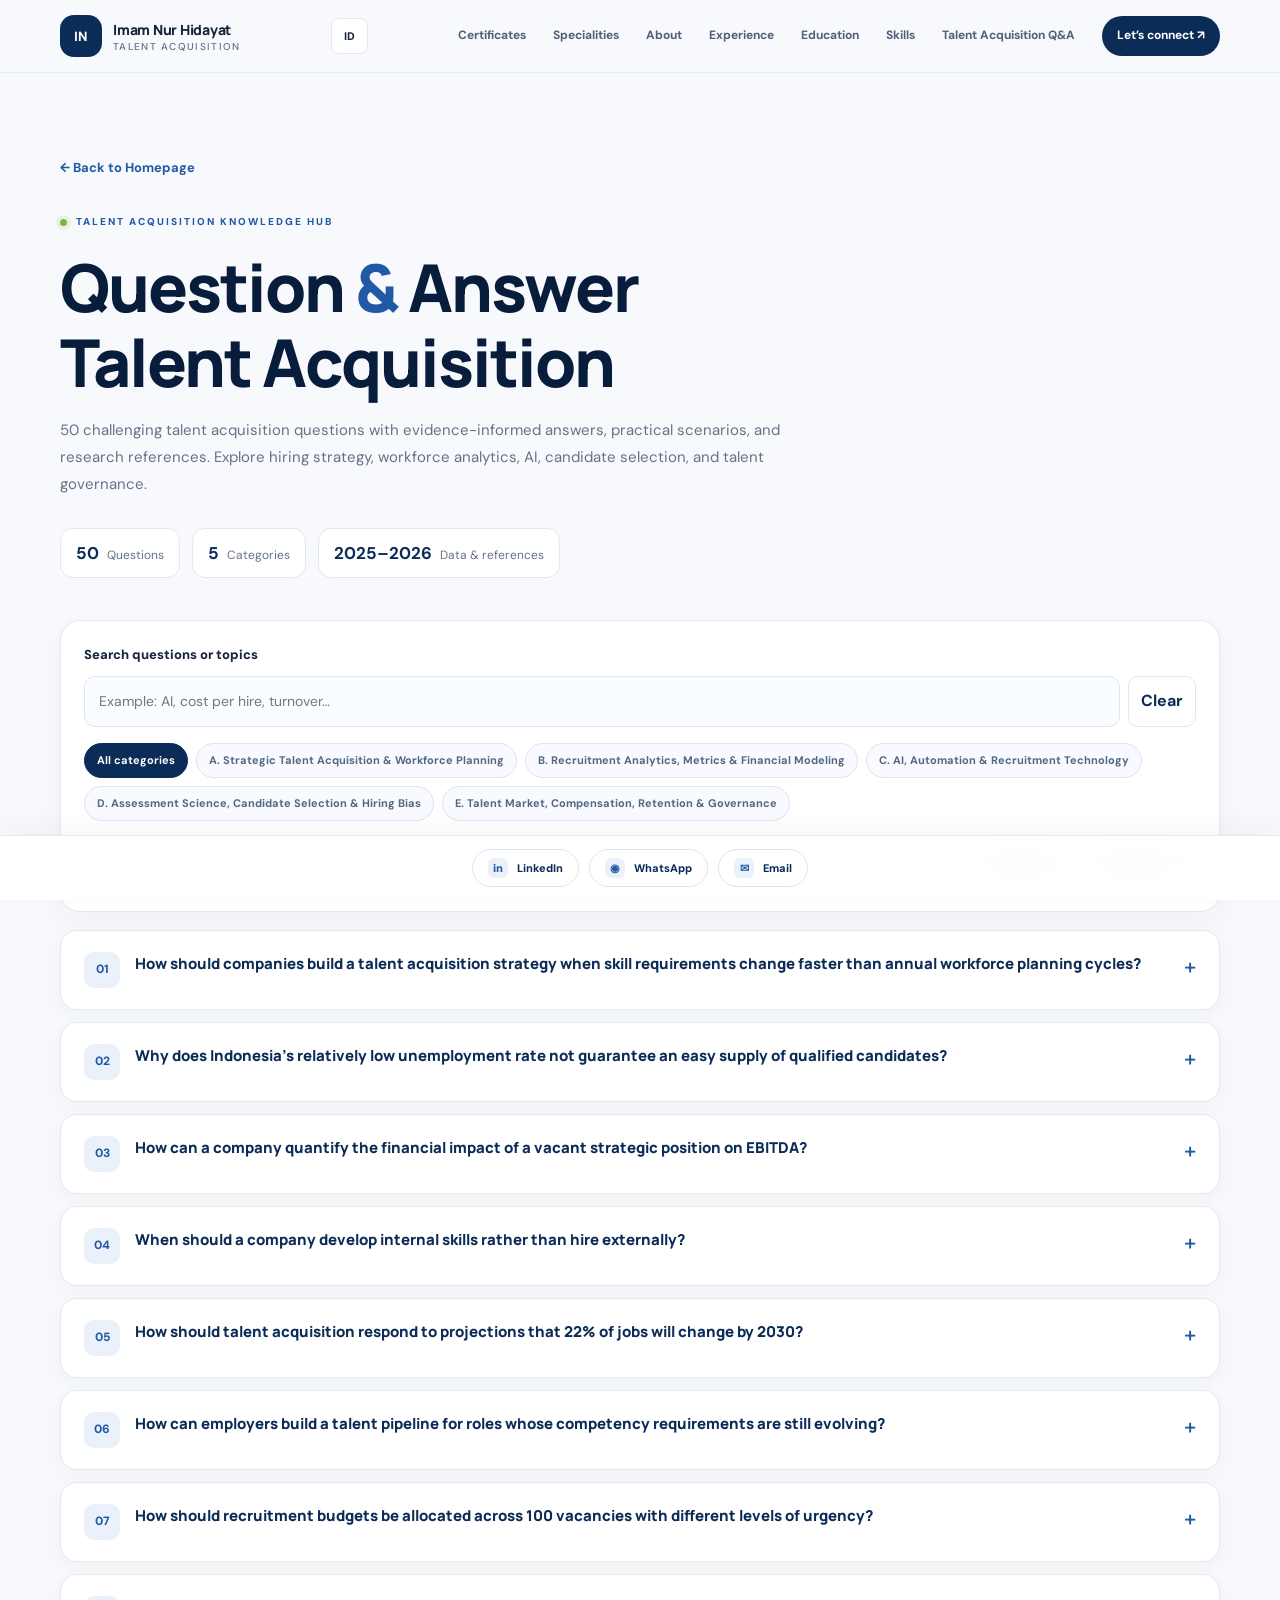
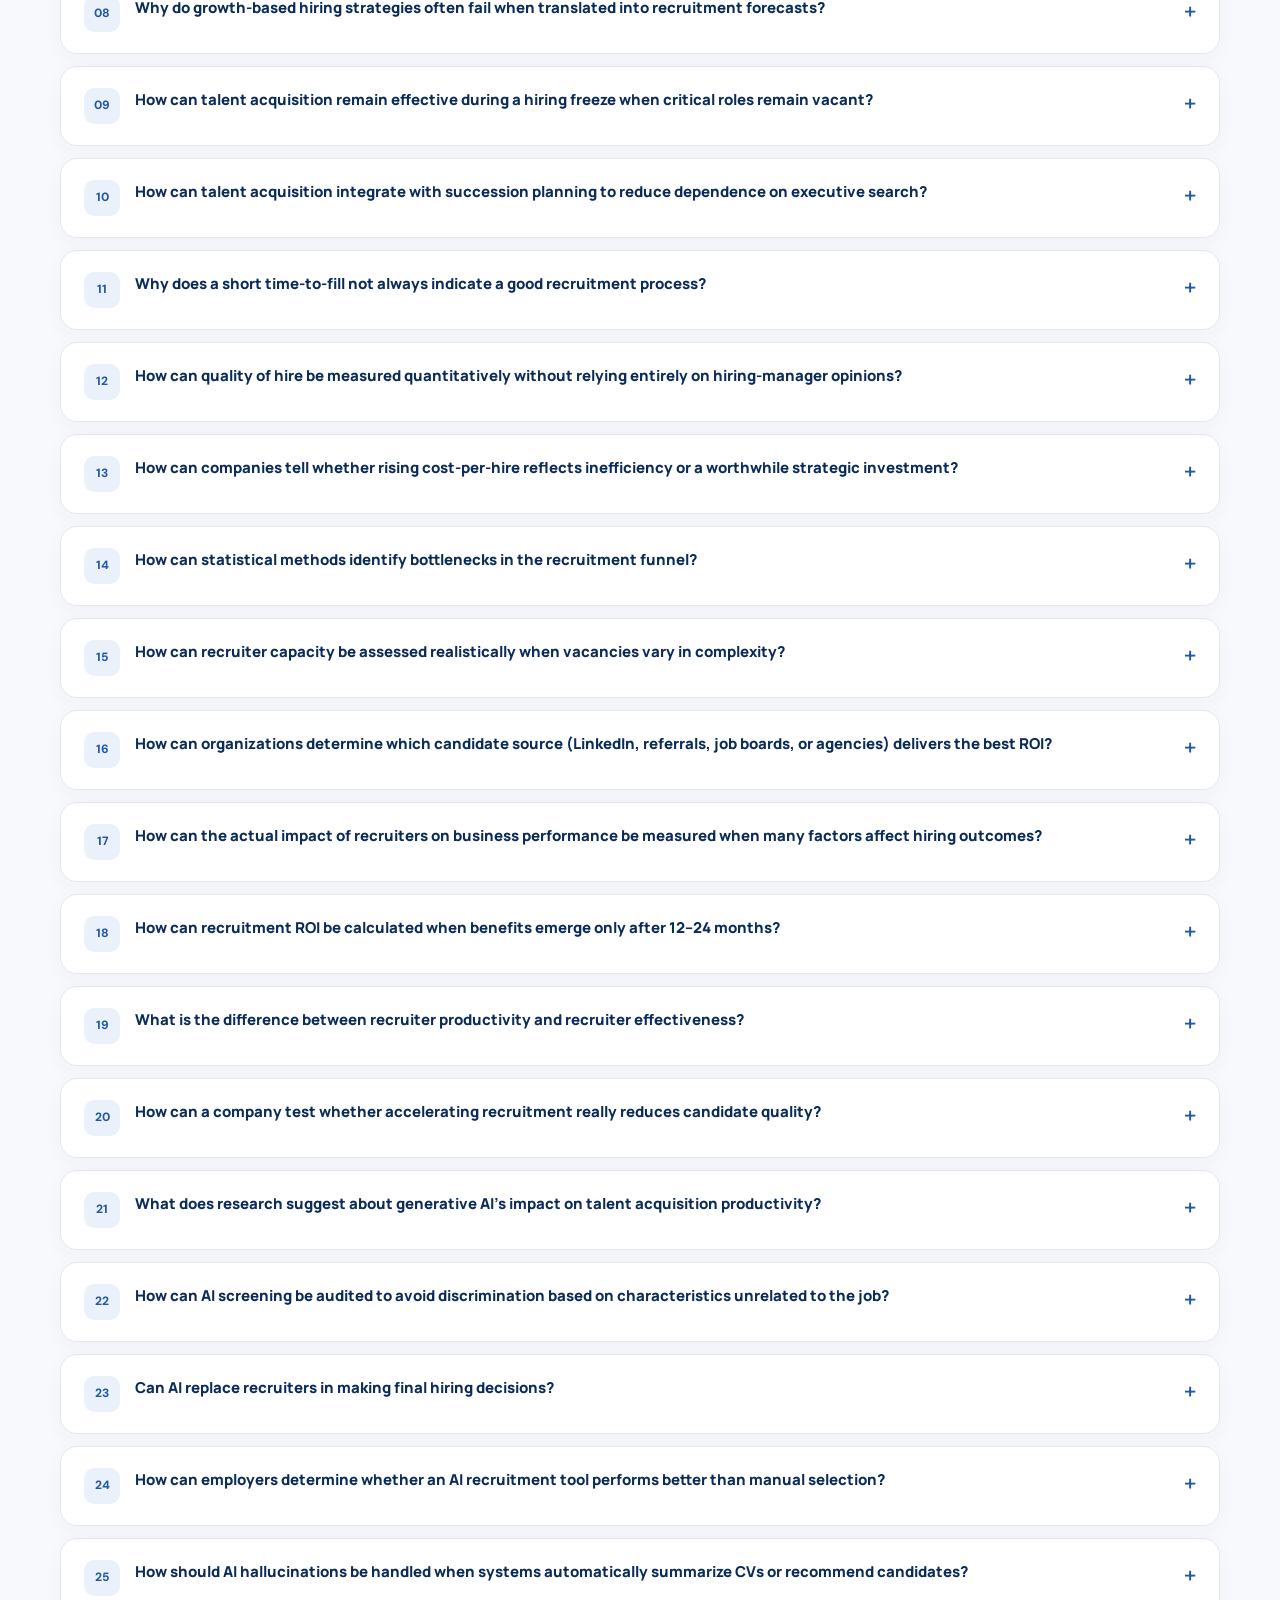
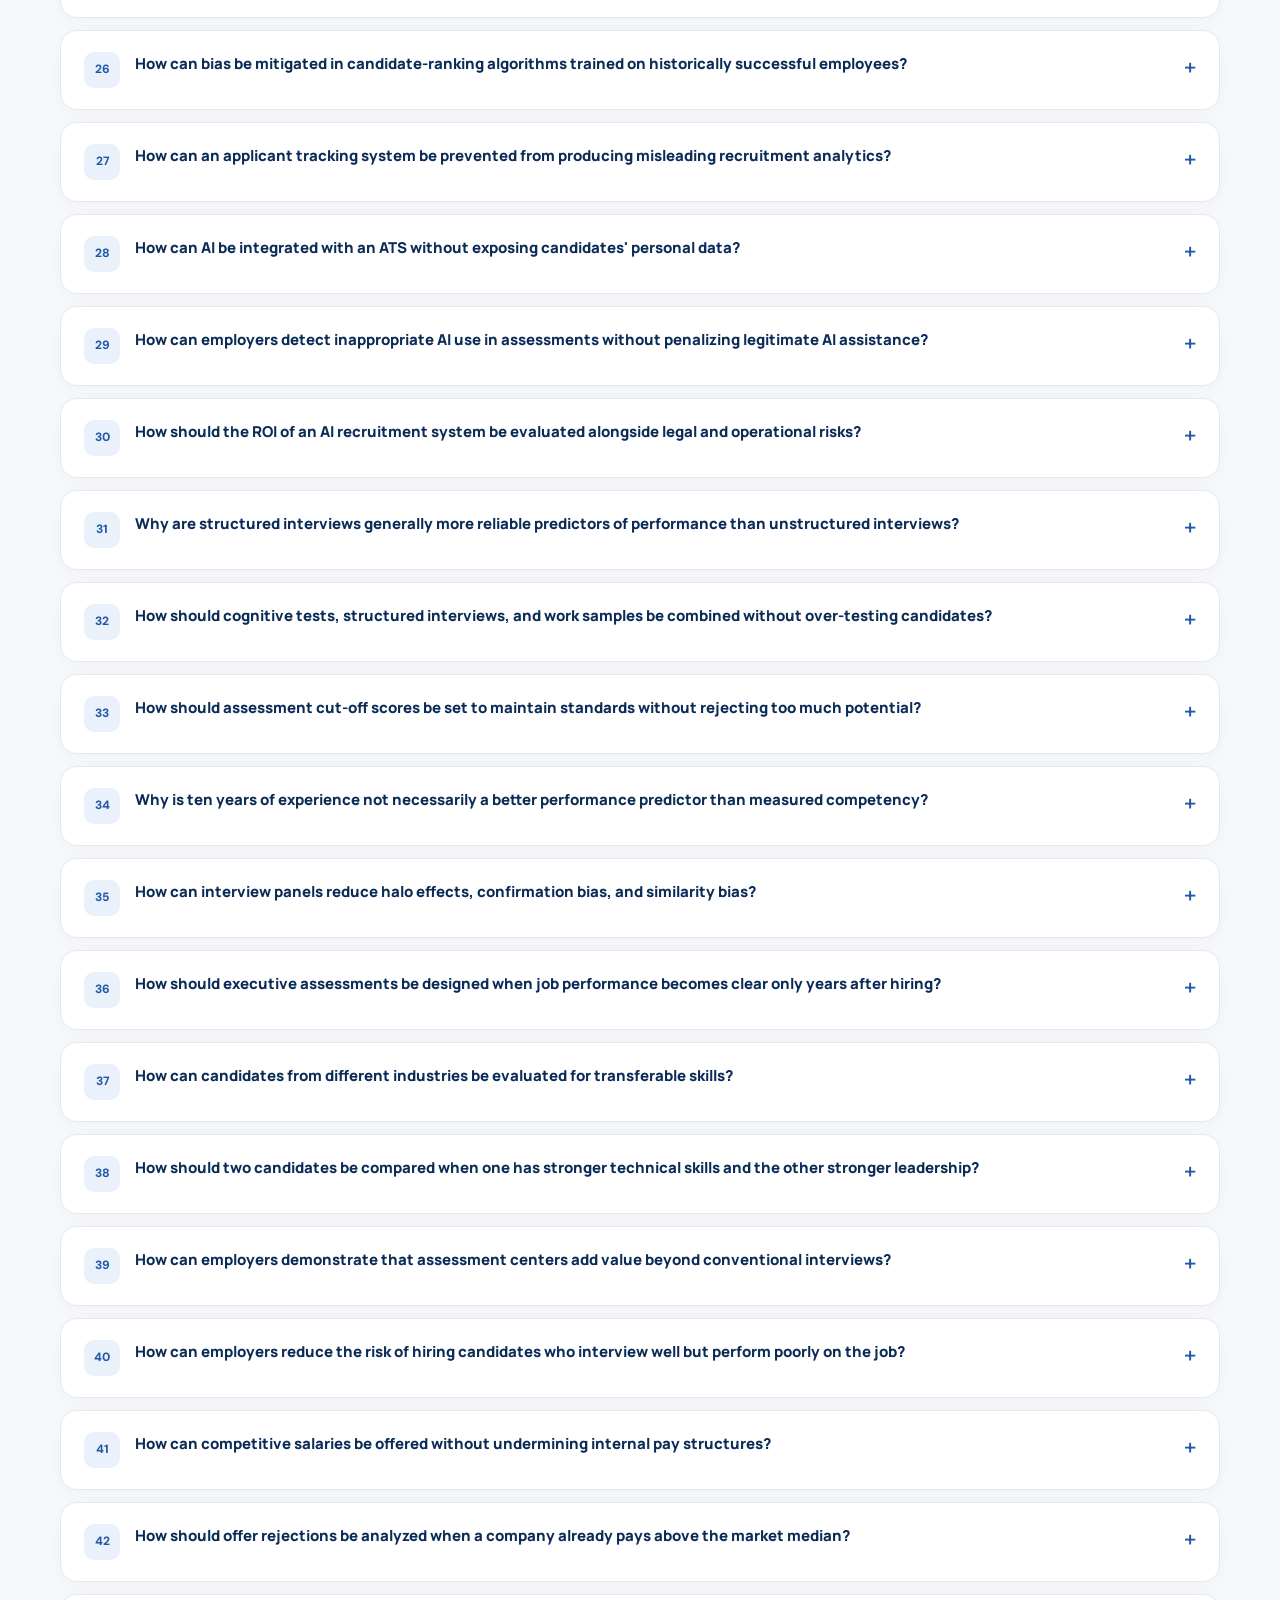
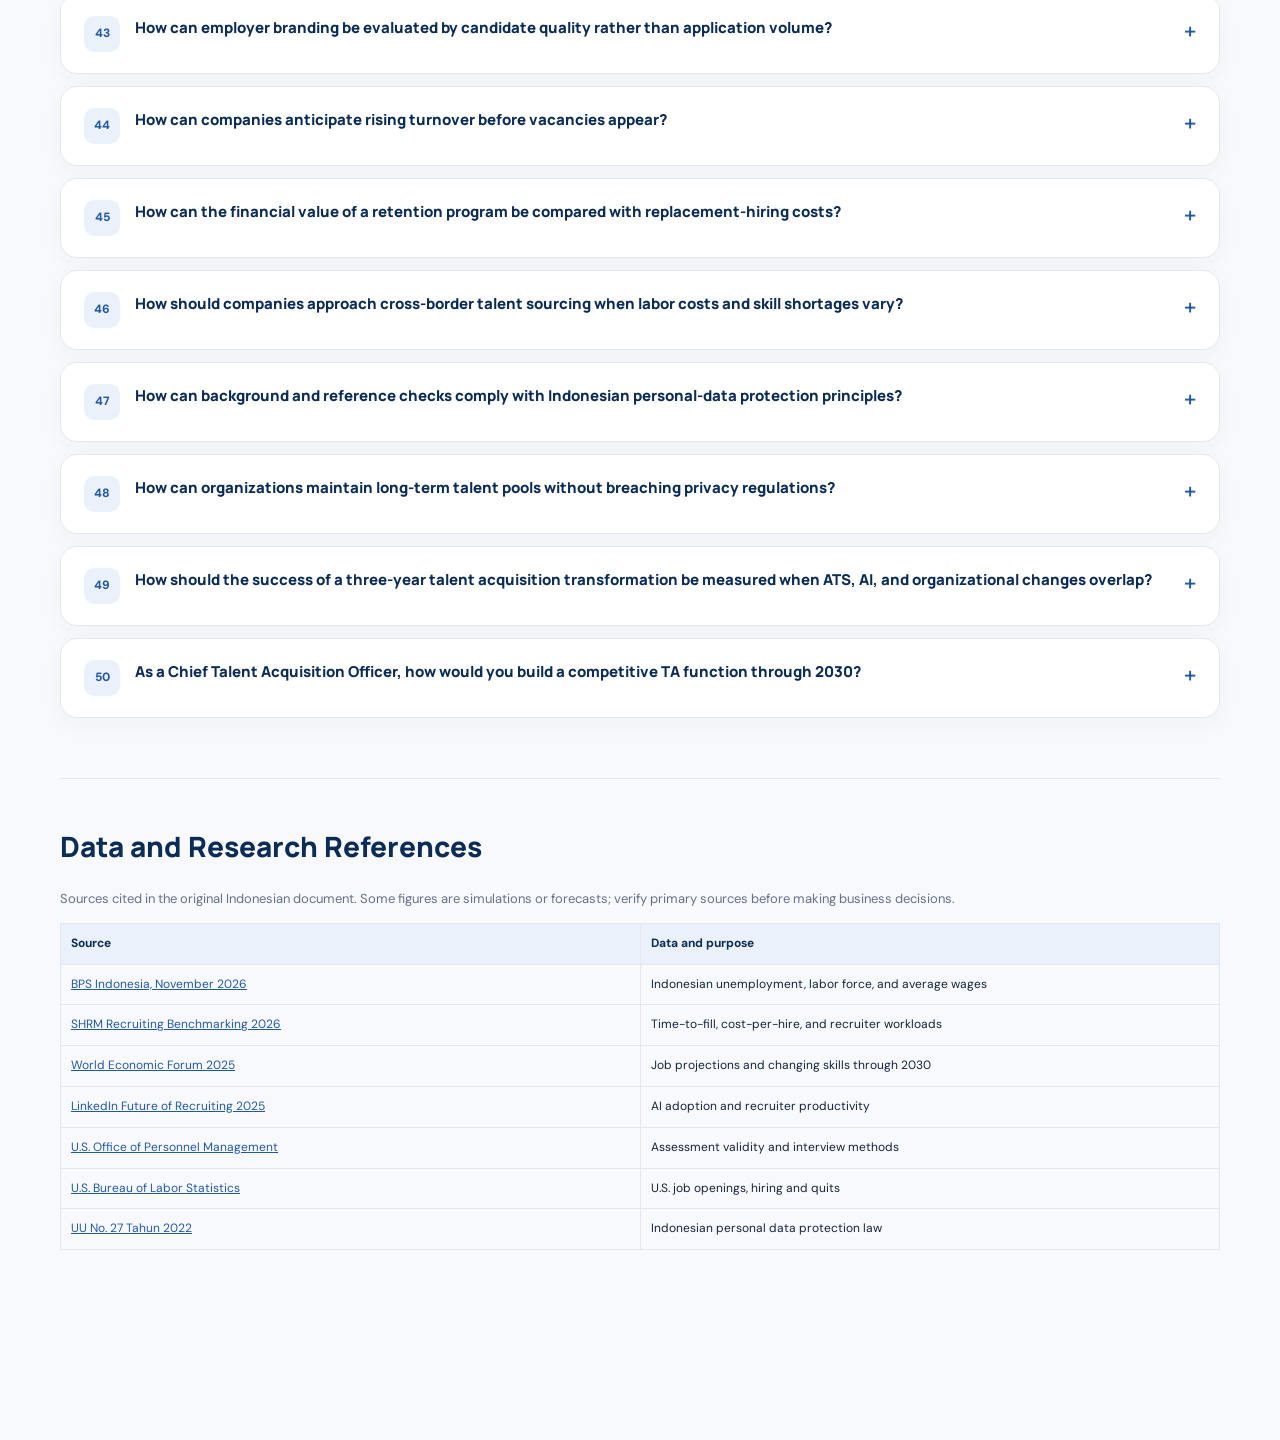
<file: qa-en.html>
<!DOCTYPE html>

<html lang="en"><head><meta charset="utf-8"/><meta content="width=device-width, initial-scale=1, viewport-fit=cover" name="viewport"/><meta content="#0c2c58" name="theme-color"/><meta content="50 expert questions and answers about talent acquisition, workforce planning, recruiting analytics, AI, assessment and compliance." name="description"/><title>Talent Acquisition Questions and Answers | Imam Nur Hidayat</title><link href="https://fonts.googleapis.com" rel="preconnect"/><link crossorigin="" href="https://fonts.gstatic.com" rel="preconnect"/><link href="https://fonts.googleapis.com/css2?family=DM+Sans:wght@400;500;600;700&amp;family=Manrope:wght@400;500;600;700;800&amp;display=swap" rel="stylesheet"/><link href="style.css" rel="stylesheet"/><link href="qa.css" rel="stylesheet"/><link href="qa-en.html" rel="canonical"/><link href="qa-en.html" hreflang="en" rel="alternate"/><link href="qa.html" hreflang="id" rel="alternate"/><link href="mobile-fix.css" rel="stylesheet"/></head>
<body data-page-language="en"><header class="topbar">
<a aria-label="Imam homepage" class="brand" href="index.html">
<span class="brand-mark">
     IN
    </span>
<span>
     Imam Nur Hidayat
     <span class="brand-sub">Talent Acquisition</span>
</span>
</a>
<a class="qa-language" href="qa.html" lang="id" title="Versi Bahasa Indonesia">ID</a><button aria-expanded="false" aria-label="Buka navigasi" class="menu-toggle">
    ☰
   </button>
<nav aria-label="Navigasi utama" class="nav-links">
<a data-en="Certificates" data-id="Sertifikat" href="index.html#certificates">Certificates</a><a data-en="Specialities" data-id="Bidang Keahlian" href="index.html#specialities">Specialities</a>
<a data-en="About" data-id="Profil" href="index.html#about">About</a>
<a data-en="Experience" data-id="Pengalaman" href="index.html#experience">Experience</a>
<a data-en="Education" data-id="Pendidikan" href="index.html#education">Education</a>
<a data-en="Skills" data-id="Kompetensi" href="index.html#skills">Skills</a>
<a aria-current="page" href="qa-en.html">Talent Acquisition Q&amp;A</a><a class="nav-contact" data-en="Let's connect ↗" data-id="Hubungi Saya ↗" href="index.html#contact">Let’s connect ↗</a>
</nav>
</header>
<main id="main-content"><section class="qa-hero section-wrap"><a class="qa-back" href="index.html">← Back to Homepage</a><p class="eyebrow"><span class="status-dot"></span> TALENT ACQUISITION KNOWLEDGE HUB</p><h1>Question <span>&amp;</span> Answer<br/>Talent Acquisition</h1><p class="qa-lead">50 challenging talent acquisition questions with evidence-informed answers, practical scenarios, and research references. Explore hiring strategy, workforce analytics, AI, candidate selection, and talent governance.</p><div class="qa-stats"><span><strong>50</strong> Questions</span><span><strong>5</strong> Categories</span><span><strong>2025–2026</strong> Data &amp; references</span></div></section>
<section aria-label="Kumpulan pertanyaan dan jawaban" class="section-wrap qa-section"><div class="qa-controls"><label for="qa-search">Search questions or topics</label><div class="qa-search-row"><input autocomplete="off" id="qa-search" placeholder="Example: AI, cost per hire, turnover…" type="search"/><button id="qa-clear" type="button">Clear</button></div><div aria-label="Filter kategori" class="qa-filters" role="group"><button aria-pressed="true" class="qa-filter active" data-category="all" type="button">All categories</button><button aria-pressed="false" class="qa-filter" data-category="A" type="button">A. Strategic Talent Acquisition &amp; Workforce Planning</button><button aria-pressed="false" class="qa-filter" data-category="B" type="button">B. Recruitment Analytics, Metrics &amp; Financial Modeling</button><button aria-pressed="false" class="qa-filter" data-category="C" type="button">C. AI, Automation &amp; Recruitment Technology</button><button aria-pressed="false" class="qa-filter" data-category="D" type="button">D. Assessment Science, Candidate Selection &amp; Hiring Bias</button><button aria-pressed="false" class="qa-filter" data-category="E" type="button">E. Talent Market, Compensation, Retention &amp; Governance</button></div><div class="qa-actions"><p aria-live="polite" id="qa-count">Showing 50 questions</p><div><button id="qa-open" type="button">Expand all</button><button id="qa-close" type="button">Collapse all</button></div></div></div>
<div class="qa-list"><article class="qa-card" data-category="A" data-search="how should companies build a talent acquisition strategy when skill requirements change faster than annual workforce planning cycles? move from static headcount planning to dynamic, skills-based workforce planning. wef (2025) estimates that 39% of workers' skills will change or become outdated during 2025–2030. combine external recruitment, internal mobility, reskilling, and job redesign. refresh baseline, high-growth, and slowdown scenarios quarterly; measure critical skill gaps, time to productivity, and the cost of acquiring capabilities rather than headcount alone." id="q1"><details><summary><span class="qa-num">01</span><span class="qa-question">How should companies build a talent acquisition strategy when skill requirements change faster than annual workforce planning cycles?</span><span aria-hidden="true" class="qa-plus">+</span></summary><div class="qa-answer"><p>Move from static headcount planning to dynamic, skills-based workforce planning. WEF (2025) estimates that 39% of workers' skills will change or become outdated during 2025–2030. Combine external recruitment, internal mobility, reskilling, and job redesign. Refresh baseline, high-growth, and slowdown scenarios quarterly; measure critical skill gaps, time to productivity, and the cost of acquiring capabilities rather than headcount alone.</p><div class="qa-card-footer"><a href="#q1">Link to question #1</a></div></div></details></article><article class="qa-card" data-category="A" data-search="why does indonesia's relatively low unemployment rate not guarantee an easy supply of qualified candidates? unemployment measures the overall labor market, not the availability of people with particular skills. indonesia's statistics agency (bps) reported an unemployment rate of 4.75% in august 2026 and a labor force of about 155.37 million, but those figures cannot identify qualified cybersecurity or enterprise-architecture candidates. assess qualified supply by skill, experience, location, salary expectations, and willingness to move." id="q2"><details><summary><span class="qa-num">02</span><span class="qa-question">Why does Indonesia's relatively low unemployment rate not guarantee an easy supply of qualified candidates?</span><span aria-hidden="true" class="qa-plus">+</span></summary><div class="qa-answer"><p>Unemployment measures the overall labor market, not the availability of people with particular skills. Indonesia's statistics agency (BPS) reported an unemployment rate of 4.75% in August 2026 and a labor force of about 155.37 million, but those figures cannot identify qualified cybersecurity or enterprise-architecture candidates. Assess qualified supply by skill, experience, location, salary expectations, and willingness to move.</p><div class="qa-card-footer"><a href="#q2">Link to question #2</a></div></div></details></article><article class="qa-card" data-category="A" data-search="how can a company quantify the financial impact of a vacant strategic position on ebitda? estimate the cost of a vacancy through lost contribution, replacement labor, operational delays, and hiring expenses. example: an enterprise sales director expected to add rp12 billion in annual revenue at a 30% contribution margin, with a 60-day delay, represents approximately rp592 million in potentially delayed contribution (12 billion × 30% × 60/365). this is not automatically an ebitda loss: deduct revenue recovered, substitute-team contributions, and avoided costs." id="q3"><details><summary><span class="qa-num">03</span><span class="qa-question">How can a company quantify the financial impact of a vacant strategic position on EBITDA?</span><span aria-hidden="true" class="qa-plus">+</span></summary><div class="qa-answer"><p>Estimate the cost of a vacancy through lost contribution, replacement labor, operational delays, and hiring expenses. Example: an Enterprise Sales Director expected to add Rp12 billion in annual revenue at a 30% contribution margin, with a 60-day delay, represents approximately Rp592 million in potentially delayed contribution (12 billion × 30% × 60/365). This is not automatically an EBITDA loss: deduct revenue recovered, substitute-team contributions, and avoided costs.</p><div class="qa-card-footer"><a href="#q3">Link to question #3</a></div></div></details></article><article class="qa-card" data-category="A" data-search="when should a company develop internal skills rather than hire externally? use a build–buy–borrow framework based on urgency, cost, capability scarcity, and execution risk. build when internal staff can reach proficiency in time; buy when the gap is urgent and too large; borrow through contractors or advisers for temporary demand. compare 12–24-month total costs, including training, salaries, ramp-up, and attrition risk. wef identifies upskilling and reskilling as important responses to changing work." id="q4"><details><summary><span class="qa-num">04</span><span class="qa-question">When should a company develop internal skills rather than hire externally?</span><span aria-hidden="true" class="qa-plus">+</span></summary><div class="qa-answer"><p>Use a build–buy–borrow framework based on urgency, cost, capability scarcity, and execution risk. Build when internal staff can reach proficiency in time; buy when the gap is urgent and too large; borrow through contractors or advisers for temporary demand. Compare 12–24-month total costs, including training, salaries, ramp-up, and attrition risk. WEF identifies upskilling and reskilling as important responses to changing work.</p><div class="qa-card-footer"><a href="#q4">Link to question #4</a></div></div></details></article><article class="qa-card" data-category="A" data-search="how should talent acquisition respond to projections that 22% of jobs will change by 2030? wef projects 170 million new roles and 92 million displaced roles worldwide during 2025–2030, reflecting structural change of roughly 22% of jobs. these are global forecasts, not exact indonesian job-loss figures. create a job-disruption matrix assessing automation exposure, demand growth, reskilling needs, and recruiting difficulty. prioritize pipelines for growth roles and internal mobility for transforming roles." id="q5"><details><summary><span class="qa-num">05</span><span class="qa-question">How should talent acquisition respond to projections that 22% of jobs will change by 2030?</span><span aria-hidden="true" class="qa-plus">+</span></summary><div class="qa-answer"><p>WEF projects 170 million new roles and 92 million displaced roles worldwide during 2025–2030, reflecting structural change of roughly 22% of jobs. These are global forecasts, not exact Indonesian job-loss figures. Create a job-disruption matrix assessing automation exposure, demand growth, reskilling needs, and recruiting difficulty. Prioritize pipelines for growth roles and internal mobility for transforming roles.</p><div class="qa-card-footer"><a href="#q5">Link to question #5</a></div></div></details></article><article class="qa-card" data-category="A" data-search="how can employers build a talent pipeline for roles whose competency requirements are still evolving? source for transferable capabilities rather than a fixed job title. for an ai governance lead, for example, consider candidates in cybersecurity, data governance, model risk, compliance, and technology audit. separate essential competencies from trainable ones and validate availability through market conversations and quarterly benchmarks. this is more resilient than searching for one emerging title." id="q6"><details><summary><span class="qa-num">06</span><span class="qa-question">How can employers build a talent pipeline for roles whose competency requirements are still evolving?</span><span aria-hidden="true" class="qa-plus">+</span></summary><div class="qa-answer"><p>Source for transferable capabilities rather than a fixed job title. For an AI Governance Lead, for example, consider candidates in cybersecurity, data governance, model risk, compliance, and technology audit. Separate essential competencies from trainable ones and validate availability through market conversations and quarterly benchmarks. This is more resilient than searching for one emerging title.</p><div class="qa-card-footer"><a href="#q6">Link to question #6</a></div></div></details></article><article class="qa-card" data-category="A" data-search="how should recruitment budgets be allocated across 100 vacancies with different levels of urgency? apply risk-adjusted workforce prioritization instead of allocating equal budgets. score vacancies for revenue impact, compliance risk, operational exposure, scarcity, and time to productivity. in an illustrative model, a ciso scores 90/100 versus 45/100 for routine administration, so the ciso receives senior sourcing resources and tighter decision slas. agree on scoring weights across functions beforehand." id="q7"><details><summary><span class="qa-num">07</span><span class="qa-question">How should recruitment budgets be allocated across 100 vacancies with different levels of urgency?</span><span aria-hidden="true" class="qa-plus">+</span></summary><div class="qa-answer"><p>Apply risk-adjusted workforce prioritization instead of allocating equal budgets. Score vacancies for revenue impact, compliance risk, operational exposure, scarcity, and time to productivity. In an illustrative model, a CISO scores 90/100 versus 45/100 for routine administration, so the CISO receives senior sourcing resources and tighter decision SLAs. Agree on scoring weights across functions beforehand.</p><div class="qa-card-footer"><a href="#q7">Link to question #7</a></div></div></details></article><article class="qa-card" data-category="A" data-search="why do growth-based hiring strategies often fail when translated into recruitment forecasts? growth targets often translate directly into headcount without accounting for productivity, attrition, internal transfers, or redesigned work. a practical formula is: hiring need = target workforce − current workforce + expected exits − internal transfers in. count transfers consistently to avoid double counting, then stress-test assumptions against productivity per fte, lead times, and skills risks." id="q8"><details><summary><span class="qa-num">08</span><span class="qa-question">Why do growth-based hiring strategies often fail when translated into recruitment forecasts?</span><span aria-hidden="true" class="qa-plus">+</span></summary><div class="qa-answer"><p>Growth targets often translate directly into headcount without accounting for productivity, attrition, internal transfers, or redesigned work. A practical formula is: Hiring need = Target workforce − Current workforce + Expected exits − Internal transfers in. Count transfers consistently to avoid double counting, then stress-test assumptions against productivity per FTE, lead times, and skills risks.</p><div class="qa-card-footer"><a href="#q8">Link to question #8</a></div></div></details></article><article class="qa-card" data-category="A" data-search="how can talent acquisition remain effective during a hiring freeze when critical roles remain vacant? distinguish a hiring freeze from an absolute prohibition on acquiring critical capabilities. set objective exceptions based on operational exposure, vacancy cost, automation alternatives, and redistributing responsibilities. consider internal mobility, temporary assignments, or lawful contract staffing. evaluate the risk reduced and value preserved, not just the number of approvals granted." id="q9"><details><summary><span class="qa-num">09</span><span class="qa-question">How can talent acquisition remain effective during a hiring freeze when critical roles remain vacant?</span><span aria-hidden="true" class="qa-plus">+</span></summary><div class="qa-answer"><p>Distinguish a hiring freeze from an absolute prohibition on acquiring critical capabilities. Set objective exceptions based on operational exposure, vacancy cost, automation alternatives, and redistributing responsibilities. Consider internal mobility, temporary assignments, or lawful contract staffing. Evaluate the risk reduced and value preserved, not just the number of approvals granted.</p><div class="qa-card-footer"><a href="#q9">Link to question #9</a></div></div></details></article><article class="qa-card" data-category="A" data-search="how can talent acquisition integrate with succession planning to reduce dependence on executive search? connect critical positions, internal successor readiness, and external talent supply within one talent-intelligence process. track candidates ready now, within one year, and within two years. compare internal coverage to external sourcing difficulty and incumbent departure risk. sustain external relationships for roles without a ready successor; shrm's 2026 benchmark notes higher executive recruitment costs." id="q10"><details><summary><span class="qa-num">10</span><span class="qa-question">How can talent acquisition integrate with succession planning to reduce dependence on executive search?</span><span aria-hidden="true" class="qa-plus">+</span></summary><div class="qa-answer"><p>Connect critical positions, internal successor readiness, and external talent supply within one talent-intelligence process. Track candidates ready now, within one year, and within two years. Compare internal coverage to external sourcing difficulty and incumbent departure risk. Sustain external relationships for roles without a ready successor; SHRM's 2026 benchmark notes higher executive recruitment costs.</p><div class="qa-card-footer"><a href="#q10">Link to question #10</a></div></div></details></article><article class="qa-card" data-category="B" data-search="why does a short time-to-fill not always indicate a good recruitment process? speed alone says little about the ultimate outcome. shrm's 2026 benchmark reports a median 39-calendar-day time-to-fill for non-executive roles across more than 4,600 organizations, but this is not an ideal target for every employer. evaluate time-to-fill alongside quality of hire, offer acceptance, early attrition, and manager satisfaction; a slower, lasting hire may create more value." id="q11"><details><summary><span class="qa-num">11</span><span class="qa-question">Why does a short time-to-fill not always indicate a good recruitment process?</span><span aria-hidden="true" class="qa-plus">+</span></summary><div class="qa-answer"><p>Speed alone says little about the ultimate outcome. SHRM's 2026 benchmark reports a median 39-calendar-day time-to-fill for non-executive roles across more than 4,600 organizations, but this is not an ideal target for every employer. Evaluate time-to-fill alongside quality of hire, offer acceptance, early attrition, and manager satisfaction; a slower, lasting hire may create more value.</p><div class="qa-card-footer"><a href="#q11">Link to question #11</a></div></div></details></article><article class="qa-card" data-category="B" data-search="how can quality of hire be measured quantitatively without relying entirely on hiring-manager opinions? build a composite index using measurable performance, retention, and time to productivity. one illustrative model is qoh = 0.50p + 0.30r + 0.20t, with each measure normalized to 0–100. at p=85, r=100, and t=70, qoh is 86.5. these are illustrative weights, not a universal standard. validate the index against outcomes and test for manager bias and opportunity differences." id="q12"><details><summary><span class="qa-num">12</span><span class="qa-question">How can quality of hire be measured quantitatively without relying entirely on hiring-manager opinions?</span><span aria-hidden="true" class="qa-plus">+</span></summary><div class="qa-answer"><p>Build a composite index using measurable performance, retention, and time to productivity. One illustrative model is QoH = 0.50P + 0.30R + 0.20T, with each measure normalized to 0–100. At P=85, R=100, and T=70, QoH is 86.5. These are illustrative weights, not a universal standard. Validate the index against outcomes and test for manager bias and opportunity differences.</p><div class="qa-card-footer"><a href="#q12">Link to question #12</a></div></div></details></article><article class="qa-card" data-category="B" data-search="how can companies tell whether rising cost-per-hire reflects inefficiency or a worthwhile strategic investment? compare incremental recruiting costs with the incremental economic benefit of better hires. a rise from rp15 million to rp25 million per hire may be justified if stronger talent speeds projects or reduces errors. use roi = (incremental benefit − incremental cost) / incremental cost × 100%. separate executive and non-executive benchmarks; shrm's 2026 research reports higher executive hiring costs while non-executive costs were relatively stable." id="q13"><details><summary><span class="qa-num">13</span><span class="qa-question">How can companies tell whether rising cost-per-hire reflects inefficiency or a worthwhile strategic investment?</span><span aria-hidden="true" class="qa-plus">+</span></summary><div class="qa-answer"><p>Compare incremental recruiting costs with the incremental economic benefit of better hires. A rise from Rp15 million to Rp25 million per hire may be justified if stronger talent speeds projects or reduces errors. Use ROI = (incremental benefit − incremental cost) / incremental cost × 100%. Separate executive and non-executive benchmarks; SHRM's 2026 research reports higher executive hiring costs while non-executive costs were relatively stable.</p><div class="qa-card-footer"><a href="#q13">Link to question #13</a></div></div></details></article><article class="qa-card" data-category="B" data-search="how can statistical methods identify bottlenecks in the recruitment funnel? track stage conversion rates, waiting times, and variation by role and team. example: 2,000 applicants → 400 screened (20%) → 120 assessed (30%) → 40 interviewed successfully (33.3%) → 25 accepted offers (62.5%). a low stage conversion is not inherently poor. segment by source, role family, recruiter, and manager; check statistical uncertainty for small groups and investigate rejection reasons." id="q14"><details><summary><span class="qa-num">14</span><span class="qa-question">How can statistical methods identify bottlenecks in the recruitment funnel?</span><span aria-hidden="true" class="qa-plus">+</span></summary><div class="qa-answer"><p>Track stage conversion rates, waiting times, and variation by role and team. Example: 2,000 applicants → 400 screened (20%) → 120 assessed (30%) → 40 interviewed successfully (33.3%) → 25 accepted offers (62.5%). A low stage conversion is not inherently poor. Segment by source, role family, recruiter, and manager; check statistical uncertainty for small groups and investigate rejection reasons.</p><p>Illustrative funnel: Applicants 2,000 → Screened 400 (20%) → Passed assessment 120 (30%) → Passed interview 40 (33.3%) → Accepted offers 25 (62.5%).</p><div class="qa-card-footer"><a href="#q14">Link to question #14</a></div></div></details></article><article class="qa-card" data-category="B" data-search="how can recruiter capacity be assessed realistically when vacancies vary in complexity? weight requisitions by complexity, not by vacancy count alone. one example uses mass hiring = 1, specialist = 2, senior manager = 3, and executive = 5 points. ten mass hires, six specialists, and three executives produce 37 weighted workload points. calibrate weights with observed hours. shrm 2026 reports a 67% increase in median requisitions per recruiter at extra-large organizations, not proof of a comparable productivity gain." id="q15"><details><summary><span class="qa-num">15</span><span class="qa-question">How can recruiter capacity be assessed realistically when vacancies vary in complexity?</span><span aria-hidden="true" class="qa-plus">+</span></summary><div class="qa-answer"><p>Weight requisitions by complexity, not by vacancy count alone. One example uses mass hiring = 1, specialist = 2, senior manager = 3, and executive = 5 points. Ten mass hires, six specialists, and three executives produce 37 weighted workload points. Calibrate weights with observed hours. SHRM 2026 reports a 67% increase in median requisitions per recruiter at extra-large organizations, not proof of a comparable productivity gain.</p><div class="qa-card-footer"><a href="#q15">Link to question #15</a></div></div></details></article><article class="qa-card" data-category="B" data-search="how can organizations determine which candidate source (linkedin, referrals, job boards, or agencies) delivers the best roi? compare the quality, retention, and value of actual hires instead of merely application counts. estimate net source value as expected hire value minus sourcing and selection costs. control for role, seniority, and location so one source does not appear superior merely because it serves easier vacancies. use cohort-level comparisons and consistent attribution for candidates appearing in several channels." id="q16"><details><summary><span class="qa-num">16</span><span class="qa-question">How can organizations determine which candidate source (LinkedIn, referrals, job boards, or agencies) delivers the best ROI?</span><span aria-hidden="true" class="qa-plus">+</span></summary><div class="qa-answer"><p>Compare the quality, retention, and value of actual hires instead of merely application counts. Estimate net source value as expected hire value minus sourcing and selection costs. Control for role, seniority, and location so one source does not appear superior merely because it serves easier vacancies. Use cohort-level comparisons and consistent attribution for candidates appearing in several channels.</p><div class="qa-card-footer"><a href="#q16">Link to question #16</a></div></div></details></article><article class="qa-card" data-category="B" data-search="how can the actual impact of recruiters on business performance be measured when many factors affect hiring outcomes? use hiring cohorts and, where data permits, multivariable regression. outcomes may include 6–12-month performance, retention, and time to productivity; controls include seniority, department, pay, experience, manager, and market conditions. do not credit the recruiter alone for a strong hire. controlled experiments provide stronger evidence of process impact than simple before-and-after comparisons." id="q17"><details><summary><span class="qa-num">17</span><span class="qa-question">How can the actual impact of recruiters on business performance be measured when many factors affect hiring outcomes?</span><span aria-hidden="true" class="qa-plus">+</span></summary><div class="qa-answer"><p>Use hiring cohorts and, where data permits, multivariable regression. Outcomes may include 6–12-month performance, retention, and time to productivity; controls include seniority, department, pay, experience, manager, and market conditions. Do not credit the recruiter alone for a strong hire. Controlled experiments provide stronger evidence of process impact than simple before-and-after comparisons.</p><div class="qa-card-footer"><a href="#q17">Link to question #17</a></div></div></details></article><article class="qa-card" data-category="B" data-search="how can recruitment roi be calculated when benefits emerge only after 12–24 months? use discounted cash-flow analysis of plausibly attributable incremental benefits. include recruitment, onboarding, ramp-up, contribution margins, and turnover risks. example: a rp100 million incremental investment produces rp70 million of net benefit at the end of each of two years, discounted at 10%. npv = −100 + 70/1.10 + 70/1.10² ≈ rp21.49 million. test optimistic and pessimistic scenarios; projected returns are not guaranteed." id="q18"><details><summary><span class="qa-num">18</span><span class="qa-question">How can recruitment ROI be calculated when benefits emerge only after 12–24 months?</span><span aria-hidden="true" class="qa-plus">+</span></summary><div class="qa-answer"><p>Use discounted cash-flow analysis of plausibly attributable incremental benefits. Include recruitment, onboarding, ramp-up, contribution margins, and turnover risks. Example: a Rp100 million incremental investment produces Rp70 million of net benefit at the end of each of two years, discounted at 10%. NPV = −100 + 70/1.10 + 70/1.10² ≈ Rp21.49 million. Test optimistic and pessimistic scenarios; projected returns are not guaranteed.</p><div class="qa-card-footer"><a href="#q18">Link to question #18</a></div></div></details></article><article class="qa-card" data-category="B" data-search="what is the difference between recruiter productivity and recruiter effectiveness? productivity describes output relative to time or resources; effectiveness describes whether those outputs achieve business goals. forty easy hires per quarter may create less value than fifteen scarce, high-impact hires. separate activity, conversion, quality, and business-value metrics in dashboards and adjust evaluations for job complexity so recruiters are not rewarded merely for selecting easier assignments." id="q19"><details><summary><span class="qa-num">19</span><span class="qa-question">What is the difference between recruiter productivity and recruiter effectiveness?</span><span aria-hidden="true" class="qa-plus">+</span></summary><div class="qa-answer"><p>Productivity describes output relative to time or resources; effectiveness describes whether those outputs achieve business goals. Forty easy hires per quarter may create less value than fifteen scarce, high-impact hires. Separate activity, conversion, quality, and business-value metrics in dashboards and adjust evaluations for job complexity so recruiters are not rewarded merely for selecting easier assignments.</p><div class="qa-card-footer"><a href="#q19">Link to question #19</a></div></div></details></article><article class="qa-card" data-category="B" data-search="how can a company test whether accelerating recruitment really reduces candidate quality? test the assumption rather than treating speed as inherently harmful. compare similar vacancies under standard and simplified processes while keeping assessment criteria constant. measure assessment outcomes, offer acceptance, later performance, and early attrition. removing administrative delays may preserve quality. account for role, location, seniority, and manager differences before making causal claims." id="q20"><details><summary><span class="qa-num">20</span><span class="qa-question">How can a company test whether accelerating recruitment really reduces candidate quality?</span><span aria-hidden="true" class="qa-plus">+</span></summary><div class="qa-answer"><p>Test the assumption rather than treating speed as inherently harmful. Compare similar vacancies under standard and simplified processes while keeping assessment criteria constant. Measure assessment outcomes, offer acceptance, later performance, and early attrition. Removing administrative delays may preserve quality. Account for role, location, seniority, and manager differences before making causal claims.</p><div class="qa-card-footer"><a href="#q20">Link to question #20</a></div></div></details></article><article class="qa-card" data-category="C" data-search="what does research suggest about generative ai's impact on talent acquisition productivity? linkedin's future of recruiting 2025 reports that 73% of surveyed ta professionals expect ai to change hiring, 37% are experimenting with or integrating generative ai, and adopters report saving roughly 20% of their working week on average. these are self-reported survey findings, not guaranteed savings. run pilots that measure elapsed work time, error rates, output quality, and candidate satisfaction." id="q21"><details><summary><span class="qa-num">21</span><span class="qa-question">What does research suggest about generative AI's impact on talent acquisition productivity?</span><span aria-hidden="true" class="qa-plus">+</span></summary><div class="qa-answer"><p>LinkedIn's Future of Recruiting 2025 reports that 73% of surveyed TA professionals expect AI to change hiring, 37% are experimenting with or integrating generative AI, and adopters report saving roughly 20% of their working week on average. These are self-reported survey findings, not guaranteed savings. Run pilots that measure elapsed work time, error rates, output quality, and candidate satisfaction.</p><div class="qa-card-footer"><a href="#q21">Link to question #21</a></div></div></details></article><article class="qa-card" data-category="C" data-search="how can ai screening be audited to avoid discrimination based on characteristics unrelated to the job? audit predictive validity, consistency, and selection rates across appropriately defined groups. inspect input variables, training-data representation, error patterns, and proxies unrelated to the role. adverse-impact differences signal an issue to investigate, not automatic proof of discrimination. maintain human review, traceable decision records, appropriate appeal routes, and compliance with indonesia's personal data protection law." id="q22"><details><summary><span class="qa-num">22</span><span class="qa-question">How can AI screening be audited to avoid discrimination based on characteristics unrelated to the job?</span><span aria-hidden="true" class="qa-plus">+</span></summary><div class="qa-answer"><p>Audit predictive validity, consistency, and selection rates across appropriately defined groups. Inspect input variables, training-data representation, error patterns, and proxies unrelated to the role. Adverse-impact differences signal an issue to investigate, not automatic proof of discrimination. Maintain human review, traceable decision records, appropriate appeal routes, and compliance with Indonesia's Personal Data Protection Law.</p><div class="qa-card-footer"><a href="#q22">Link to question #22</a></div></div></details></article><article class="qa-card" data-category="C" data-search="can ai replace recruiters in making final hiring decisions? ai can assist with summaries, scheduling, consistent question design, and organizing job-relevant information, but final decisions should maintain clear human accountability. models can hallucinate facts, embed bias, and produce opaque rankings. base high-stakes hiring decisions on verifiable evidence of competence and assess local legal requirements governing personal data and automated decisions." id="q23"><details><summary><span class="qa-num">23</span><span class="qa-question">Can AI replace recruiters in making final hiring decisions?</span><span aria-hidden="true" class="qa-plus">+</span></summary><div class="qa-answer"><p>AI can assist with summaries, scheduling, consistent question design, and organizing job-relevant information, but final decisions should maintain clear human accountability. Models can hallucinate facts, embed bias, and produce opaque rankings. Base high-stakes hiring decisions on verifiable evidence of competence and assess local legal requirements governing personal data and automated decisions.</p><div class="qa-card-footer"><a href="#q23">Link to question #23</a></div></div></details></article><article class="qa-card" data-category="C" data-search="how can employers determine whether an ai recruitment tool performs better than manual selection? run a controlled comparison on similar roles and candidate groups. define metrics in advance: screening time, classification error, cost per candidate, agreement with expert judgment, candidate experience, and fairness. a 40% reduction in processing time is not valuable if strong candidates are rejected more often. explicitly measure false negatives using a validated reference assessment." id="q24"><details><summary><span class="qa-num">24</span><span class="qa-question">How can employers determine whether an AI recruitment tool performs better than manual selection?</span><span aria-hidden="true" class="qa-plus">+</span></summary><div class="qa-answer"><p>Run a controlled comparison on similar roles and candidate groups. Define metrics in advance: screening time, classification error, cost per candidate, agreement with expert judgment, candidate experience, and fairness. A 40% reduction in processing time is not valuable if strong candidates are rejected more often. Explicitly measure false negatives using a validated reference assessment.</p><div class="qa-card-footer"><a href="#q24">Link to question #24</a></div></div></details></article><article class="qa-card" data-category="C" data-search="how should ai hallucinations be handled when systems automatically summarize cvs or recommend candidates? require source-grounded summaries: every claimed qualification must trace back to a cv, portfolio, test, or other candidate evidence. separate confirmed facts from interpretations and unavailable data. do not invent certifications or roles. recruiters should review originals for consequential decisions; sample generated summaries to measure factual errors and errors likely to alter hiring decisions." id="q25"><details><summary><span class="qa-num">25</span><span class="qa-question">How should AI hallucinations be handled when systems automatically summarize CVs or recommend candidates?</span><span aria-hidden="true" class="qa-plus">+</span></summary><div class="qa-answer"><p>Require source-grounded summaries: every claimed qualification must trace back to a CV, portfolio, test, or other candidate evidence. Separate confirmed facts from interpretations and unavailable data. Do not invent certifications or roles. Recruiters should review originals for consequential decisions; sample generated summaries to measure factual errors and errors likely to alter hiring decisions.</p><div class="qa-card-footer"><a href="#q25">Link to question #25</a></div></div></details></article><article class="qa-card" data-category="C" data-search="how can bias be mitigated in candidate-ranking algorithms trained on historically successful employees? historical high-performer data may reproduce earlier selection policies rather than objective merit. inspect possible proxy variables, label quality, and consistency of performance assessments. validate models across time and relevant groups and introduce independent evaluation. the goal is to predict job-relevant capability responsibly, not to replicate past hiring choices." id="q26"><details><summary><span class="qa-num">26</span><span class="qa-question">How can bias be mitigated in candidate-ranking algorithms trained on historically successful employees?</span><span aria-hidden="true" class="qa-plus">+</span></summary><div class="qa-answer"><p>Historical high-performer data may reproduce earlier selection policies rather than objective merit. Inspect possible proxy variables, label quality, and consistency of performance assessments. Validate models across time and relevant groups and introduce independent evaluation. The goal is to predict job-relevant capability responsibly, not to replicate past hiring choices.</p><div class="qa-card-footer"><a href="#q26">Link to question #26</a></div></div></details></article><article class="qa-card" data-category="C" data-search="how can an applicant tracking system be prevented from producing misleading recruitment analytics? establish clear event definitions and data governance for requisition approval, publication, application, offer issuance, acceptance, and start date. distinguish unique candidates from multiple applications by the same person. audit duplicates, missing entries, timestamps, and impossible stage transitions. publish stable kpi definitions so ats workflow changes do not silently alter reports." id="q27"><details><summary><span class="qa-num">27</span><span class="qa-question">How can an applicant tracking system be prevented from producing misleading recruitment analytics?</span><span aria-hidden="true" class="qa-plus">+</span></summary><div class="qa-answer"><p>Establish clear event definitions and data governance for requisition approval, publication, application, offer issuance, acceptance, and start date. Distinguish unique candidates from multiple applications by the same person. Audit duplicates, missing entries, timestamps, and impossible stage transitions. Publish stable KPI definitions so ATS workflow changes do not silently alter reports.</p><div class="qa-card-footer"><a href="#q27">Link to question #27</a></div></div></details></article><article class="qa-card" data-category="C" data-search="how can ai be integrated with an ats without exposing candidates' personal data? classify candidate data and share only what an ai task actually needs. avoid sending complete documents when a few approved fields suffice. use encryption, role-based permissions, retention controls, audit logs, and supplier data-processing agreements. indonesia's law no. 27 of 2022 requires a lawful basis and specific, transparent processing; consent is not the only possible lawful basis." id="q28"><details><summary><span class="qa-num">28</span><span class="qa-question">How can AI be integrated with an ATS without exposing candidates' personal data?</span><span aria-hidden="true" class="qa-plus">+</span></summary><div class="qa-answer"><p>Classify candidate data and share only what an AI task actually needs. Avoid sending complete documents when a few approved fields suffice. Use encryption, role-based permissions, retention controls, audit logs, and supplier data-processing agreements. Indonesia's Law No. 27 of 2022 requires a lawful basis and specific, transparent processing; consent is not the only possible lawful basis.</p><div class="qa-card-footer"><a href="#q28">Link to question #28</a></div></div></details></article><article class="qa-card" data-category="C" data-search="how can employers detect inappropriate ai use in assessments without penalizing legitimate ai assistance? tell candidates in advance which ai uses are allowed or prohibited. when ai literacy is job-relevant, assess responsible use rather than imposing blanket bans. ask candidates to explain their reasoning, correct generated answers, defend choices, or solve a live variation. never treat an automated ai detector as conclusive evidence of misconduct; such detectors can be wrong." id="q29"><details><summary><span class="qa-num">29</span><span class="qa-question">How can employers detect inappropriate AI use in assessments without penalizing legitimate AI assistance?</span><span aria-hidden="true" class="qa-plus">+</span></summary><div class="qa-answer"><p>Tell candidates in advance which AI uses are allowed or prohibited. When AI literacy is job-relevant, assess responsible use rather than imposing blanket bans. Ask candidates to explain their reasoning, correct generated answers, defend choices, or solve a live variation. Never treat an automated AI detector as conclusive evidence of misconduct; such detectors can be wrong.</p><div class="qa-card-footer"><a href="#q29">Link to question #29</a></div></div></details></article><article class="qa-card" data-category="C" data-search="how should the roi of an ai recruitment system be evaluated alongside legal and operational risks? calculate a risk-adjusted business case that includes productive time savings and all implementation costs: licenses, ats integration, security, auditing, training, and human oversight. example: rp600 million of realizable annual value less rp400 million in annual costs gives rp200 million of operational net benefit before additional risks and change-management expenses. count saved hours only when they create measurable value or reduce costs." id="q30"><details><summary><span class="qa-num">30</span><span class="qa-question">How should the ROI of an AI recruitment system be evaluated alongside legal and operational risks?</span><span aria-hidden="true" class="qa-plus">+</span></summary><div class="qa-answer"><p>Calculate a risk-adjusted business case that includes productive time savings and all implementation costs: licenses, ATS integration, security, auditing, training, and human oversight. Example: Rp600 million of realizable annual value less Rp400 million in annual costs gives Rp200 million of operational net benefit before additional risks and change-management expenses. Count saved hours only when they create measurable value or reduce costs.</p><div class="qa-card-footer"><a href="#q30">Link to question #30</a></div></div></details></article><article class="qa-card" data-category="D" data-search="why are structured interviews generally more reliable predictors of performance than unstructured interviews? structured interviews use standardized competencies, core questions, scoring anchors, and assessment criteria. the u.s. office of personnel management (opm) reports validity coefficients of 0.51 for structured interviews versus 0.38 for unstructured interviews in its reference table. these are predictive correlations, not 51% accuracy. consistent structure also helps improve agreement between interviewers." id="q31"><details><summary><span class="qa-num">31</span><span class="qa-question">Why are structured interviews generally more reliable predictors of performance than unstructured interviews?</span><span aria-hidden="true" class="qa-plus">+</span></summary><div class="qa-answer"><p>Structured interviews use standardized competencies, core questions, scoring anchors, and assessment criteria. The U.S. Office of Personnel Management (OPM) reports validity coefficients of 0.51 for structured interviews versus 0.38 for unstructured interviews in its reference table. These are predictive correlations, not 51% accuracy. Consistent structure also helps improve agreement between interviewers.</p><div class="qa-card-footer"><a href="#q31">Link to question #31</a></div></div></details></article><article class="qa-card" data-category="D" data-search="how should cognitive tests, structured interviews, and work samples be combined without over-testing candidates? select methods based on the competencies tested and their incremental information, not the number of tests. opm references validity coefficients of 0.54 for work samples and 0.51 for cognitive ability; their combination is listed at 0.63. these coefficients cannot be added together. use job analysis and assess whether another test justifies its cost, duration, and burden on candidates." id="q32"><details><summary><span class="qa-num">32</span><span class="qa-question">How should cognitive tests, structured interviews, and work samples be combined without over-testing candidates?</span><span aria-hidden="true" class="qa-plus">+</span></summary><div class="qa-answer"><p>Select methods based on the competencies tested and their incremental information, not the number of tests. OPM references validity coefficients of 0.54 for work samples and 0.51 for cognitive ability; their combination is listed at 0.63. These coefficients cannot be added together. Use job analysis and assess whether another test justifies its cost, duration, and burden on candidates.</p><div class="qa-card-footer"><a href="#q32">Link to question #32</a></div></div></details></article><article class="qa-card" data-category="D" data-search="how should assessment cut-off scores be set to maintain standards without rejecting too much potential? set cut-offs using defensible minimum job competencies, job analysis, test validity, score distributions, and links to performance. an illustrative increase from 75 to 85 could reduce pass rates from 30% to 12%, without necessarily improving later job outcomes. run sensitivity analyses for false positives, false negatives, selection costs, and fairness before finalizing thresholds." id="q33"><details><summary><span class="qa-num">33</span><span class="qa-question">How should assessment cut-off scores be set to maintain standards without rejecting too much potential?</span><span aria-hidden="true" class="qa-plus">+</span></summary><div class="qa-answer"><p>Set cut-offs using defensible minimum job competencies, job analysis, test validity, score distributions, and links to performance. An illustrative increase from 75 to 85 could reduce pass rates from 30% to 12%, without necessarily improving later job outcomes. Run sensitivity analyses for false positives, false negatives, selection costs, and fairness before finalizing thresholds.</p><div class="qa-card-footer"><a href="#q33">Link to question #33</a></div></div></details></article><article class="qa-card" data-category="D" data-search="why is ten years of experience not necessarily a better performance predictor than measured competency? length of service does not necessarily capture work complexity, decision quality, or proficiency. opm's reference table gives years of job experience a validity coefficient of 0.18 versus 0.54 for work samples and 0.51 for structured interviews. these are literature-based benchmarks, not universal current figures for indonesia. evaluate achievements, task relevance, and demonstrated skills instead." id="q34"><details><summary><span class="qa-num">34</span><span class="qa-question">Why is ten years of experience not necessarily a better performance predictor than measured competency?</span><span aria-hidden="true" class="qa-plus">+</span></summary><div class="qa-answer"><p>Length of service does not necessarily capture work complexity, decision quality, or proficiency. OPM's reference table gives years of job experience a validity coefficient of 0.18 versus 0.54 for work samples and 0.51 for structured interviews. These are literature-based benchmarks, not universal current figures for Indonesia. Evaluate achievements, task relevance, and demonstrated skills instead.</p><div class="qa-card-footer"><a href="#q34">Link to question #34</a></div></div></details></article><article class="qa-card" data-category="D" data-search="how can interview panels reduce halo effects, confirmation bias, and similarity bias? have interviewers score job-related behavior independently before panel discussions. require written evidence linked to predefined rubrics, then compare ratings and resolve discrepancies together. discouraging informal consensus before scoring reduces anchoring by dominant interviewers. structured interviews can improve consistency and reduce uncontrolled judgment, as opm's guidance explains." id="q35"><details><summary><span class="qa-num">35</span><span class="qa-question">How can interview panels reduce halo effects, confirmation bias, and similarity bias?</span><span aria-hidden="true" class="qa-plus">+</span></summary><div class="qa-answer"><p>Have interviewers score job-related behavior independently before panel discussions. Require written evidence linked to predefined rubrics, then compare ratings and resolve discrepancies together. Discouraging informal consensus before scoring reduces anchoring by dominant interviewers. Structured interviews can improve consistency and reduce uncontrolled judgment, as OPM's guidance explains.</p><div class="qa-card-footer"><a href="#q35">Link to question #35</a></div></div></details></article><article class="qa-card" data-category="D" data-search="how should executive assessments be designed when job performance becomes clear only years after hiring? assess judgment under uncertainty through business simulations, strategic cases, stakeholder negotiations, and decision analysis rather than presentation fluency alone. separate decision-process quality from short-term outcomes driven by market conditions. examine early decisions, organizational health, strategy execution, and business outcomes across 12–36 months, updating validation evidence over time." id="q36"><details><summary><span class="qa-num">36</span><span class="qa-question">How should executive assessments be designed when job performance becomes clear only years after hiring?</span><span aria-hidden="true" class="qa-plus">+</span></summary><div class="qa-answer"><p>Assess judgment under uncertainty through business simulations, strategic cases, stakeholder negotiations, and decision analysis rather than presentation fluency alone. Separate decision-process quality from short-term outcomes driven by market conditions. Examine early decisions, organizational health, strategy execution, and business outcomes across 12–36 months, updating validation evidence over time.</p><div class="qa-card-footer"><a href="#q36">Link to question #36</a></div></div></details></article><article class="qa-card" data-category="D" data-search="how can candidates from different industries be evaluated for transferable skills? create a skills-adjacency matrix matching current capabilities to the target job. a risk-management professional, for example, may transfer analytical reasoning, governance, stakeholder engagement, and regulatory interpretation into ai governance. distinguish immediately usable skills from those requiring short training or direct experience. use job simulations to validate transferability without lowering minimum standards." id="q37"><details><summary><span class="qa-num">37</span><span class="qa-question">How can candidates from different industries be evaluated for transferable skills?</span><span aria-hidden="true" class="qa-plus">+</span></summary><div class="qa-answer"><p>Create a skills-adjacency matrix matching current capabilities to the target job. A risk-management professional, for example, may transfer analytical reasoning, governance, stakeholder engagement, and regulatory interpretation into AI governance. Distinguish immediately usable skills from those requiring short training or direct experience. Use job simulations to validate transferability without lowering minimum standards.</p><div class="qa-card-footer"><a href="#q37">Link to question #37</a></div></div></details></article><article class="qa-card" data-category="D" data-search="how should two candidates be compared when one has stronger technical skills and the other stronger leadership? use a weighted, multi-criteria decision model defined before reviewing candidates. an illustrative scorecard weights technical capability at 40%, leadership at 35%, and strategic thinking at 25%. candidate a scores 90/65/80 for a weighted 78.75; candidate b scores 75/90/85 for 82.75. b leads on this model, but must-have competencies cannot always be traded off against other strengths." id="q38"><details><summary><span class="qa-num">38</span><span class="qa-question">How should two candidates be compared when one has stronger technical skills and the other stronger leadership?</span><span aria-hidden="true" class="qa-plus">+</span></summary><div class="qa-answer"><p>Use a weighted, multi-criteria decision model defined before reviewing candidates. An illustrative scorecard weights technical capability at 40%, leadership at 35%, and strategic thinking at 25%. Candidate A scores 90/65/80 for a weighted 78.75; Candidate B scores 75/90/85 for 82.75. B leads on this model, but must-have competencies cannot always be traded off against other strengths.</p><p>Illustrative weighted scorecard: Technical (40%): A 90, B 75; Leadership (35%): A 65, B 90; Strategic thinking (25%): A 80, B 85. Total: A 78.75, B 82.75.</p><div class="qa-card-footer"><a href="#q38">Link to question #38</a></div></div></details></article><article class="qa-card" data-category="D" data-search="how can employers demonstrate that assessment centers add value beyond conventional interviews? evaluate the incremental predictive value of an assessment center beyond interviews. opm's reference table lists stand-alone validity coefficients of 0.37 for assessment centers and 0.51 for structured interviews; that does not mean centers are always inferior. centers may observe several competencies in complex simulations. compare any added prediction with costs, time, and candidate burden." id="q39"><details><summary><span class="qa-num">39</span><span class="qa-question">How can employers demonstrate that assessment centers add value beyond conventional interviews?</span><span aria-hidden="true" class="qa-plus">+</span></summary><div class="qa-answer"><p>Evaluate the incremental predictive value of an assessment center beyond interviews. OPM's reference table lists stand-alone validity coefficients of 0.37 for assessment centers and 0.51 for structured interviews; that does not mean centers are always inferior. Centers may observe several competencies in complex simulations. Compare any added prediction with costs, time, and candidate burden.</p><div class="qa-card-footer"><a href="#q39">Link to question #39</a></div></div></details></article><article class="qa-card" data-category="D" data-search="how can employers reduce the risk of hiring candidates who interview well but perform poorly on the job? combine interviews with job-relevant work evidence and simulations. ask candidates to solve real scenarios, explain trade-offs, detect mistakes, and demonstrate relevant outputs. opm emphasizes job-related questions and explicit scoring criteria. after hire, examine gaps between assessment scores and on-the-job outcomes, then refine selection methods instead of blaming recruiters alone." id="q40"><details><summary><span class="qa-num">40</span><span class="qa-question">How can employers reduce the risk of hiring candidates who interview well but perform poorly on the job?</span><span aria-hidden="true" class="qa-plus">+</span></summary><div class="qa-answer"><p>Combine interviews with job-relevant work evidence and simulations. Ask candidates to solve real scenarios, explain trade-offs, detect mistakes, and demonstrate relevant outputs. OPM emphasizes job-related questions and explicit scoring criteria. After hire, examine gaps between assessment scores and on-the-job outcomes, then refine selection methods instead of blaming recruiters alone.</p><div class="qa-card-footer"><a href="#q40">Link to question #40</a></div></div></details></article><article class="qa-card" data-category="E" data-search="how can competitive salaries be offered without undermining internal pay structures? balance external market pay, internal equity, and business-critical skills. bps reports indonesian average employee wages of rp3.42 million in august 2026, but a national average is not a benchmark for any particular specialist role. use position- and location-specific salary surveys alongside internal ranges. require transparent approval for exceptions and assess the effect on existing employees." id="q41"><details><summary><span class="qa-num">41</span><span class="qa-question">How can competitive salaries be offered without undermining internal pay structures?</span><span aria-hidden="true" class="qa-plus">+</span></summary><div class="qa-answer"><p>Balance external market pay, internal equity, and business-critical skills. BPS reports Indonesian average employee wages of Rp3.42 million in August 2026, but a national average is not a benchmark for any particular specialist role. Use position- and location-specific salary surveys alongside internal ranges. Require transparent approval for exceptions and assess the effect on existing employees.</p><div class="qa-card-footer"><a href="#q41">Link to question #41</a></div></div></details></article><article class="qa-card" data-category="E" data-search="how should offer rejections be analyzed when a company already pays above the market median? salary is only one part of the candidate's decision. examine total rewards, career growth, flexibility, employer reputation, manager credibility, and switching risk. segment rejections by seniority, role family, location, recruiter, and offered pay versus expectations. collect structured candidate feedback without assuming any one reason is complete. rejections after final interviews may point to interview experience rather than compensation alone." id="q42"><details><summary><span class="qa-num">42</span><span class="qa-question">How should offer rejections be analyzed when a company already pays above the market median?</span><span aria-hidden="true" class="qa-plus">+</span></summary><div class="qa-answer"><p>Salary is only one part of the candidate's decision. Examine total rewards, career growth, flexibility, employer reputation, manager credibility, and switching risk. Segment rejections by seniority, role family, location, recruiter, and offered pay versus expectations. Collect structured candidate feedback without assuming any one reason is complete. Rejections after final interviews may point to interview experience rather than compensation alone.</p><div class="qa-card-footer"><a href="#q42">Link to question #42</a></div></div></details></article><article class="qa-card" data-category="E" data-search="how can employer branding be evaluated by candidate quality rather than application volume? connect employer branding to qualified application rates, talent-community conversion, offer acceptance, candidate perception, and later retention. for campaign evaluation, compare exposed groups with similar control groups where feasible. impressions, follower totals, and application volume measure reach, not proof that the brand attracts more suitable employees." id="q43"><details><summary><span class="qa-num">43</span><span class="qa-question">How can employer branding be evaluated by candidate quality rather than application volume?</span><span aria-hidden="true" class="qa-plus">+</span></summary><div class="qa-answer"><p>Connect employer branding to qualified application rates, talent-community conversion, offer acceptance, candidate perception, and later retention. For campaign evaluation, compare exposed groups with similar control groups where feasible. Impressions, follower totals, and application volume measure reach, not proof that the brand attracts more suitable employees.</p><div class="qa-card-footer"><a href="#q43">Link to question #43</a></div></div></details></article><article class="qa-card" data-category="E" data-search="how can companies anticipate rising turnover before vacancies appear? use appropriately governed team- or job-family-level attrition signals, such as past departures, workload, restructuring, tenure, compensation trends, and workforce surveys. as an international reference, u.s. bls reports around 3.4 million voluntary quits in september 2026; these u.s. figures cannot be used to estimate indonesia's resignation rate. validate models and avoid stigmatizing individuals." id="q44"><details><summary><span class="qa-num">44</span><span class="qa-question">How can companies anticipate rising turnover before vacancies appear?</span><span aria-hidden="true" class="qa-plus">+</span></summary><div class="qa-answer"><p>Use appropriately governed team- or job-family-level attrition signals, such as past departures, workload, restructuring, tenure, compensation trends, and workforce surveys. As an international reference, U.S. BLS reports around 3.4 million voluntary quits in September 2026; these U.S. figures cannot be used to estimate Indonesia's resignation rate. Validate models and avoid stigmatizing individuals.</p><div class="qa-card-footer"><a href="#q44">Link to question #44</a></div></div></details></article><article class="qa-card" data-category="E" data-search="how can the financial value of a retention program be compared with replacement-hiring costs? estimate avoidable replacement costs including sourcing, assessment, onboarding, vacancy duration, and ramp-up productivity. example: a rp200 million annual retention program that prevents eight departures at rp35 million per replacement generates rp280 million of gross benefits and rp80 million net. if it prevents only four, benefits fall to rp140 million and net value becomes negative rp60 million. verify causality instead of assuming every predicted exit was prevented." id="q45"><details><summary><span class="qa-num">45</span><span class="qa-question">How can the financial value of a retention program be compared with replacement-hiring costs?</span><span aria-hidden="true" class="qa-plus">+</span></summary><div class="qa-answer"><p>Estimate avoidable replacement costs including sourcing, assessment, onboarding, vacancy duration, and ramp-up productivity. Example: a Rp200 million annual retention program that prevents eight departures at Rp35 million per replacement generates Rp280 million of gross benefits and Rp80 million net. If it prevents only four, benefits fall to Rp140 million and net value becomes negative Rp60 million. Verify causality instead of assuming every predicted exit was prevented.</p><div class="qa-card-footer"><a href="#q45">Link to question #45</a></div></div></details></article><article class="qa-card" data-category="E" data-search="how should companies approach cross-border talent sourcing when labor costs and skill shortages vary? compare total employment costs and risk, not nominal salaries alone. account for productivity, time zones, communication, taxation, immigration and labor requirements, data protection, and cross-border operating risks. compare the availability of required skills and long-term team-building costs across markets. stress-test against demographic and geopolitical changes described by wef through 2030." id="q46"><details><summary><span class="qa-num">46</span><span class="qa-question">How should companies approach cross-border talent sourcing when labor costs and skill shortages vary?</span><span aria-hidden="true" class="qa-plus">+</span></summary><div class="qa-answer"><p>Compare total employment costs and risk, not nominal salaries alone. Account for productivity, time zones, communication, taxation, immigration and labor requirements, data protection, and cross-border operating risks. Compare the availability of required skills and long-term team-building costs across markets. Stress-test against demographic and geopolitical changes described by WEF through 2030.</p><div class="qa-card-footer"><a href="#q46">Link to question #46</a></div></div></details></article><article class="qa-card" data-category="E" data-search="how can background and reference checks comply with indonesian personal-data protection principles? make checks lawful, specific, transparent, and necessary for the particular role. indonesia's law no. 27 of 2022 requires an appropriate legal basis and purpose-limited personal-data processing. limit checks to information relevant to job requirements or material risks. when using third parties, establish responsibilities, security safeguards, retention limits, and appropriate deletion practices." id="q47"><details><summary><span class="qa-num">47</span><span class="qa-question">How can background and reference checks comply with Indonesian personal-data protection principles?</span><span aria-hidden="true" class="qa-plus">+</span></summary><div class="qa-answer"><p>Make checks lawful, specific, transparent, and necessary for the particular role. Indonesia's Law No. 27 of 2022 requires an appropriate legal basis and purpose-limited personal-data processing. Limit checks to information relevant to job requirements or material risks. When using third parties, establish responsibilities, security safeguards, retention limits, and appropriate deletion practices.</p><div class="qa-card-footer"><a href="#q47">Link to question #47</a></div></div></details></article><article class="qa-card" data-category="E" data-search="how can organizations maintain long-term talent pools without breaching privacy regulations? define the purpose and lawful basis for maintaining a talent pool, with defensible retention periods and processes to honor data-subject rights. applying for one role does not automatically authorize indefinite use for unrelated opportunities. keep active applicants, talent-community members, and archival records distinct. review ats configurations and contracts against indonesia's personal data protection law." id="q48"><details><summary><span class="qa-num">48</span><span class="qa-question">How can organizations maintain long-term talent pools without breaching privacy regulations?</span><span aria-hidden="true" class="qa-plus">+</span></summary><div class="qa-answer"><p>Define the purpose and lawful basis for maintaining a talent pool, with defensible retention periods and processes to honor data-subject rights. Applying for one role does not automatically authorize indefinite use for unrelated opportunities. Keep active applicants, talent-community members, and archival records distinct. Review ATS configurations and contracts against Indonesia's Personal Data Protection Law.</p><div class="qa-card-footer"><a href="#q48">Link to question #48</a></div></div></details></article><article class="qa-card" data-category="E" data-search="how should the success of a three-year talent acquisition transformation be measured when ats, ai, and organizational changes overlap? measure transformation across multiple dimensions and separate the effect of overlapping initiatives where possible. in year one, prioritize data accuracy, adoption, and process stability; year two, productivity and process quality; year three, quality of hire, retention, and workforce-planning value. establish a baseline and evaluate cohorts by function. do not attribute every change to ai or the ats while hiring volume, leadership, and labor conditions also shift." id="q49"><details><summary><span class="qa-num">49</span><span class="qa-question">How should the success of a three-year talent acquisition transformation be measured when ATS, AI, and organizational changes overlap?</span><span aria-hidden="true" class="qa-plus">+</span></summary><div class="qa-answer"><p>Measure transformation across multiple dimensions and separate the effect of overlapping initiatives where possible. In year one, prioritize data accuracy, adoption, and process stability; year two, productivity and process quality; year three, quality of hire, retention, and workforce-planning value. Establish a baseline and evaluate cohorts by function. Do not attribute every change to AI or the ATS while hiring volume, leadership, and labor conditions also shift.</p><div class="qa-card-footer"><a href="#q49">Link to question #49</a></div></div></details></article><article class="qa-card" data-category="E" data-search="as a chief talent acquisition officer, how would you build a competitive ta function through 2030? build talent acquisition as a strategic business capability, not merely vacancy filling. prioritize workforce intelligence, skills-based hiring, internal talent marketplaces, evidence-based assessment, human-supervised automation, and integration with finance and business planning. wef projects structural change affecting about 22% of jobs during 2025–2030; shrm 2026 reports recruiting difficulties among more than two-thirds of benchmarked organizations. long-term success depends on securing and developing skills that sustain growth." id="q50"><details><summary><span class="qa-num">50</span><span class="qa-question">As a Chief Talent Acquisition Officer, how would you build a competitive TA function through 2030?</span><span aria-hidden="true" class="qa-plus">+</span></summary><div class="qa-answer"><p>Build talent acquisition as a strategic business capability, not merely vacancy filling. Prioritize workforce intelligence, skills-based hiring, internal talent marketplaces, evidence-based assessment, human-supervised automation, and integration with finance and business planning. WEF projects structural change affecting about 22% of jobs during 2025–2030; SHRM 2026 reports recruiting difficulties among more than two-thirds of benchmarked organizations. Long-term success depends on securing and developing skills that sustain growth.</p><div class="qa-card-footer"><a href="#q50">Link to question #50</a></div></div></details></article></div><p class="qa-empty" hidden="" id="qa-empty">No matching questions. Try another search or select all categories.</p></section>
<section class="section-wrap qa-references"><h2>Data and Research References</h2><p>Sources cited in the original Indonesian document. Some figures are simulations or forecasts; verify primary sources before making business decisions.</p><div class="qa-ref-table"><table>
<thead>
<tr>
<th>Source</th>
<th>Data and purpose</th>
</tr>
</thead>
<tbody>
<tr>
<td><a href="https://www.bps.go.id/id/pressrelease/2026/11/05/169961/tingkat-pengangguran-terbuka-tpt-sebesar-4-75-persen-rata-rata-upah-buruh-sebesar-3-42-juta-rupiah.html?utm_source=chatgpt.com">BPS Indonesia, November 2026</a></td>
<td>Indonesian unemployment, labor force, and average wages</td>
</tr>
<tr>
<td><a href="https://www.shrm.org/topics-tools/research/recruiting-benchmarking?utm_source=chatgpt.com">SHRM Recruiting Benchmarking 2026</a></td>
<td>Time-to-fill, cost-per-hire, and recruiter workloads</td>
</tr>
<tr>
<td><a href="https://www.weforum.org/publications/the-future-of-jobs-report-2025?utm_source=chatgpt.com">World Economic Forum 2025</a></td>
<td>Job projections and changing skills through 2030</td>
</tr>
<tr>
<td><a href="https://www.linkedin.com/business/talent/blog/talent-acquisition/future-of-recruiting-2025?utm_source=chatgpt.com">LinkedIn Future of Recruiting 2025</a></td>
<td>AI adoption and recruiter productivity</td>
</tr>
<tr>
<td><a href="https://www.opm.gov/policy-data-oversight/assessment-and-selection/assessment-strategy/?utm_source=chatgpt.com">U.S. Office of Personnel Management</a></td>
<td>Assessment validity and interview methods</td>
</tr>
<tr>
<td><a href="https://www.bls.gov/news.release/jolts.htm?utm_source=chatgpt.com">U.S. Bureau of Labor Statistics</a></td>
<td>U.S. job openings, hiring and quits</td>
</tr>
<tr>
<td><a href="https://jdih.komdigi.go.id/produk_hukum/view/id/832/t/crc32/?utm_source=chatgpt.com">UU No. 27 Tahun 2022</a></td>
<td>Indonesian personal data protection law</td>
</tr>
</tbody>
</table>
</div></section></main>
<footer class="footer"><div class="section-wrap footer-inner"><a class="footer-social footer-social-linkedin" href="https://www.linkedin.com/" rel="noopener noreferrer" target="_blank"><span aria-hidden="true" class="footer-social-icon">in</span><span>LinkedIn</span></a><a class="footer-social footer-social-whatsapp" href="https://wa.me/62895613380694" rel="noopener noreferrer" target="_blank"><span aria-hidden="true" class="footer-social-icon">◉</span><span>WhatsApp</span></a><a class="footer-social footer-social-email" href="mailto:inurhidayat123@gmail.com"><span aria-hidden="true" class="footer-social-icon">✉</span><span>Email</span></a></div></footer><script defer="" src="script.js"></script><script defer="" src="qa.js"></script></body></html>
</file>
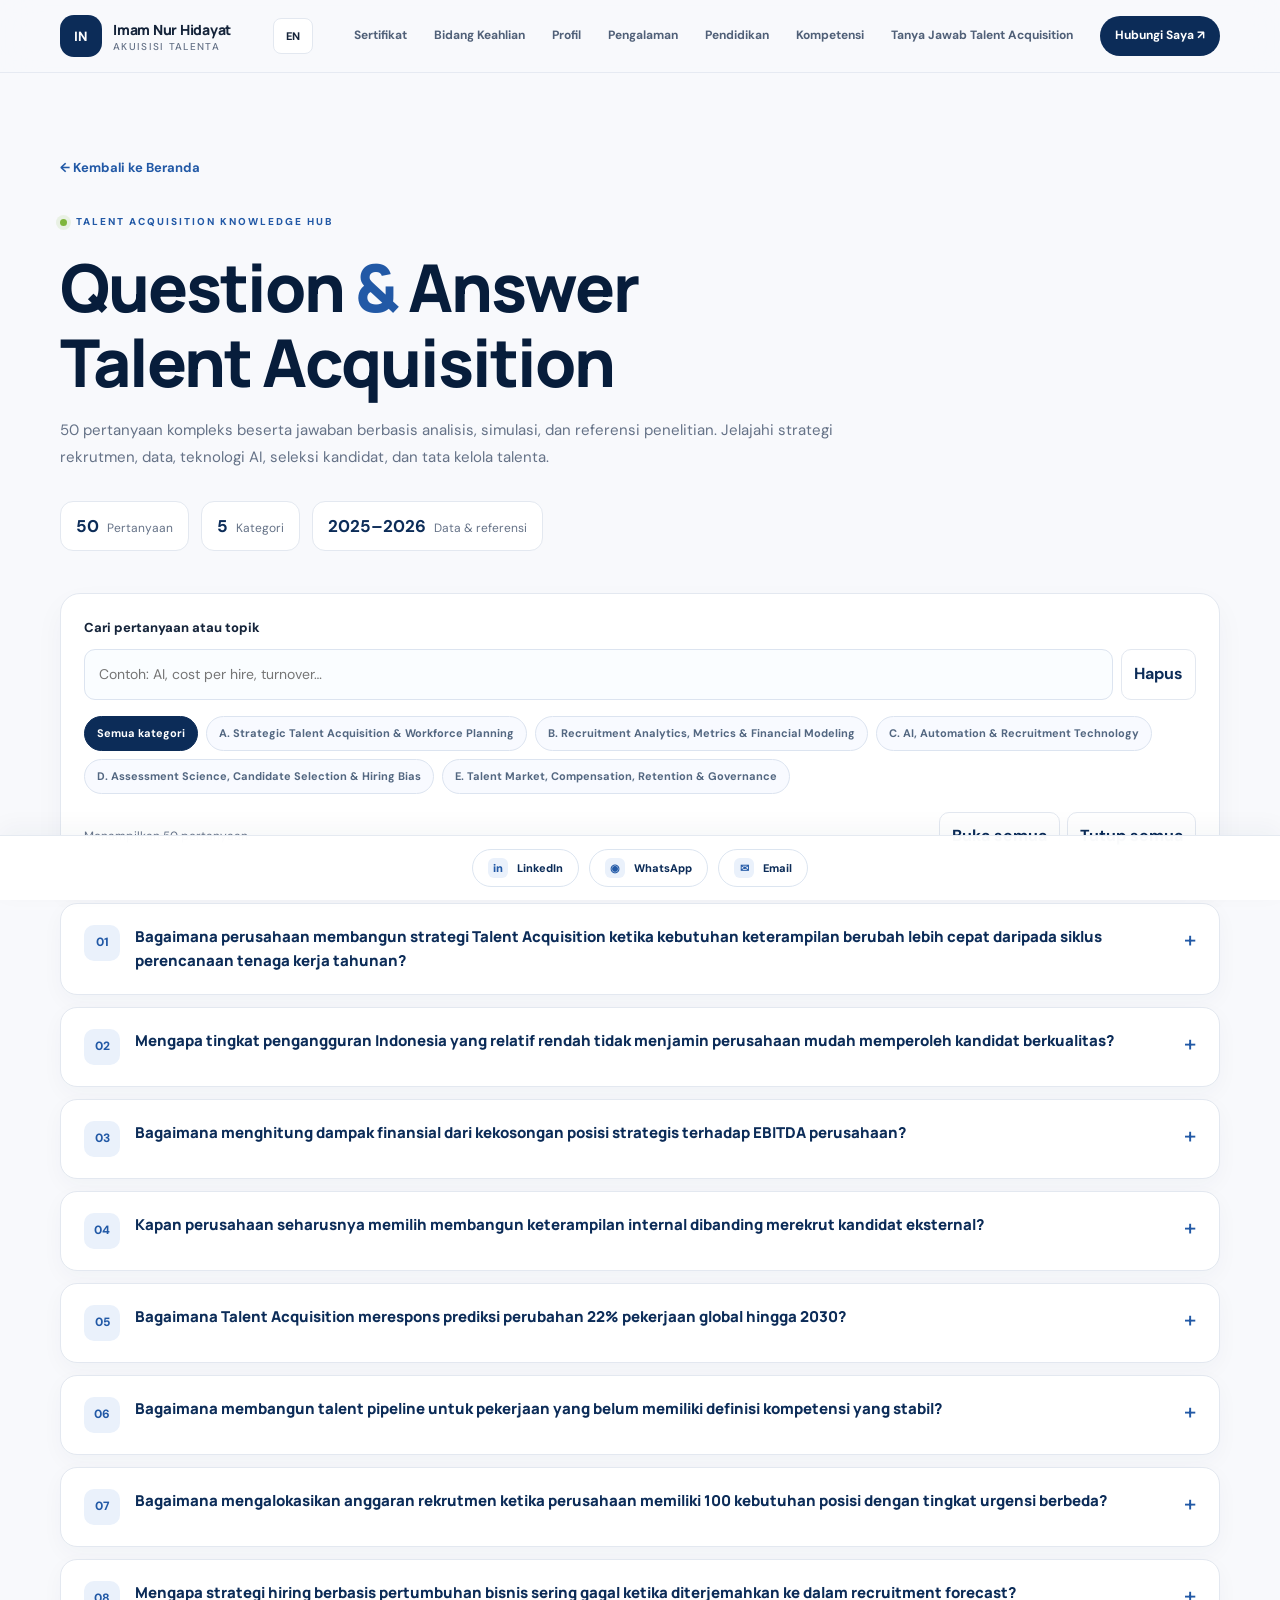
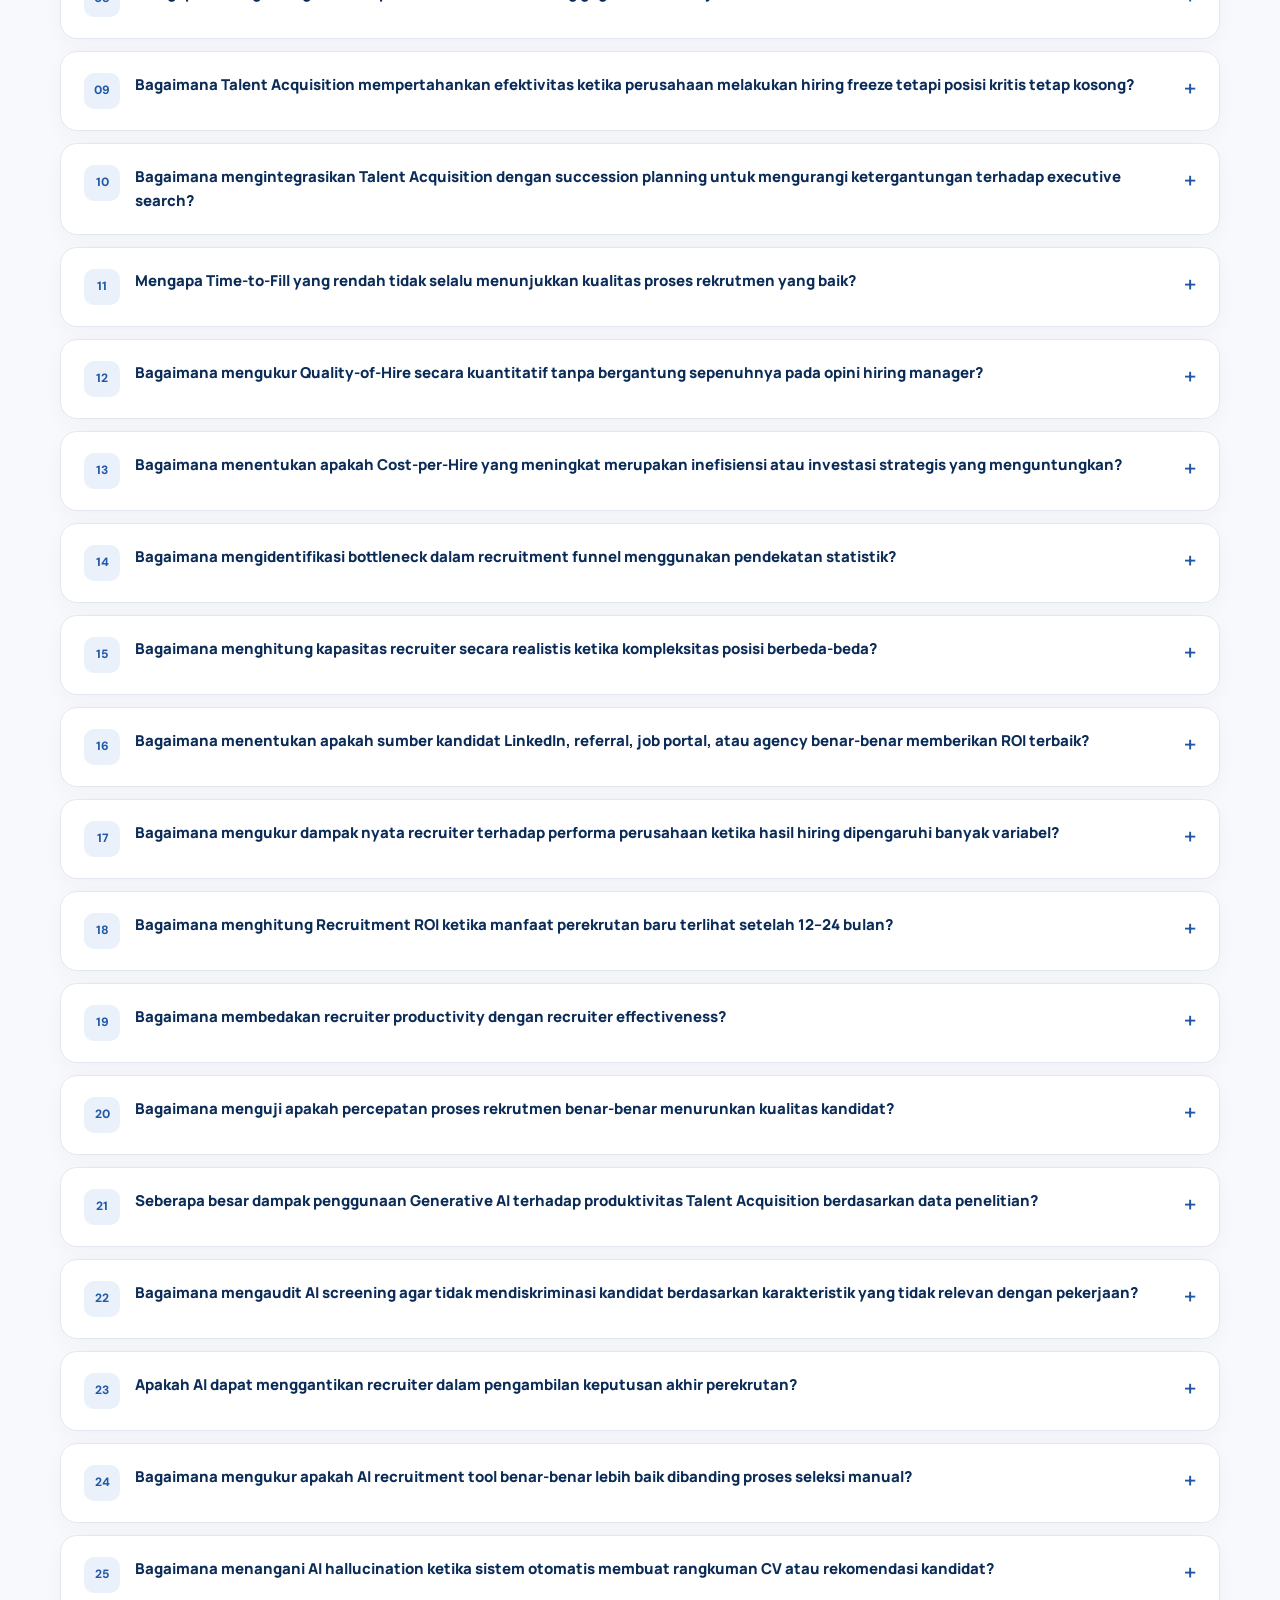
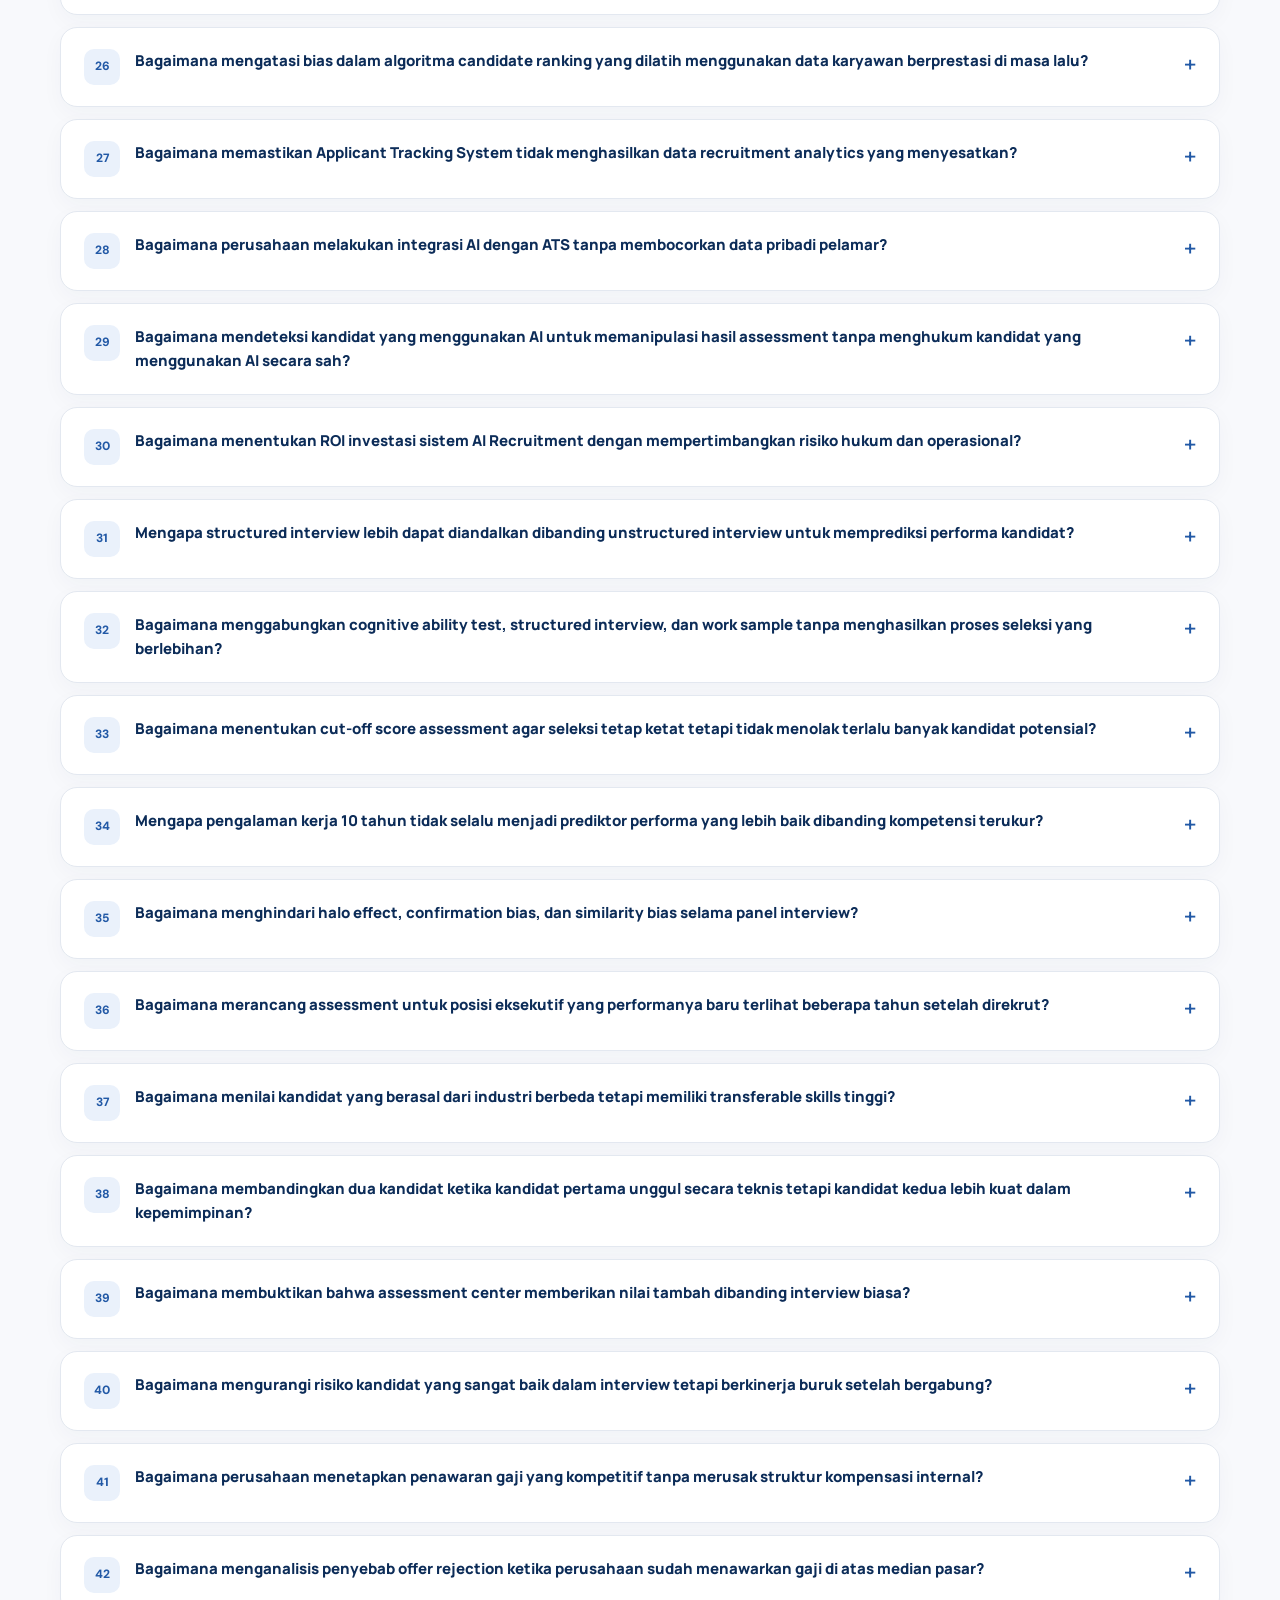
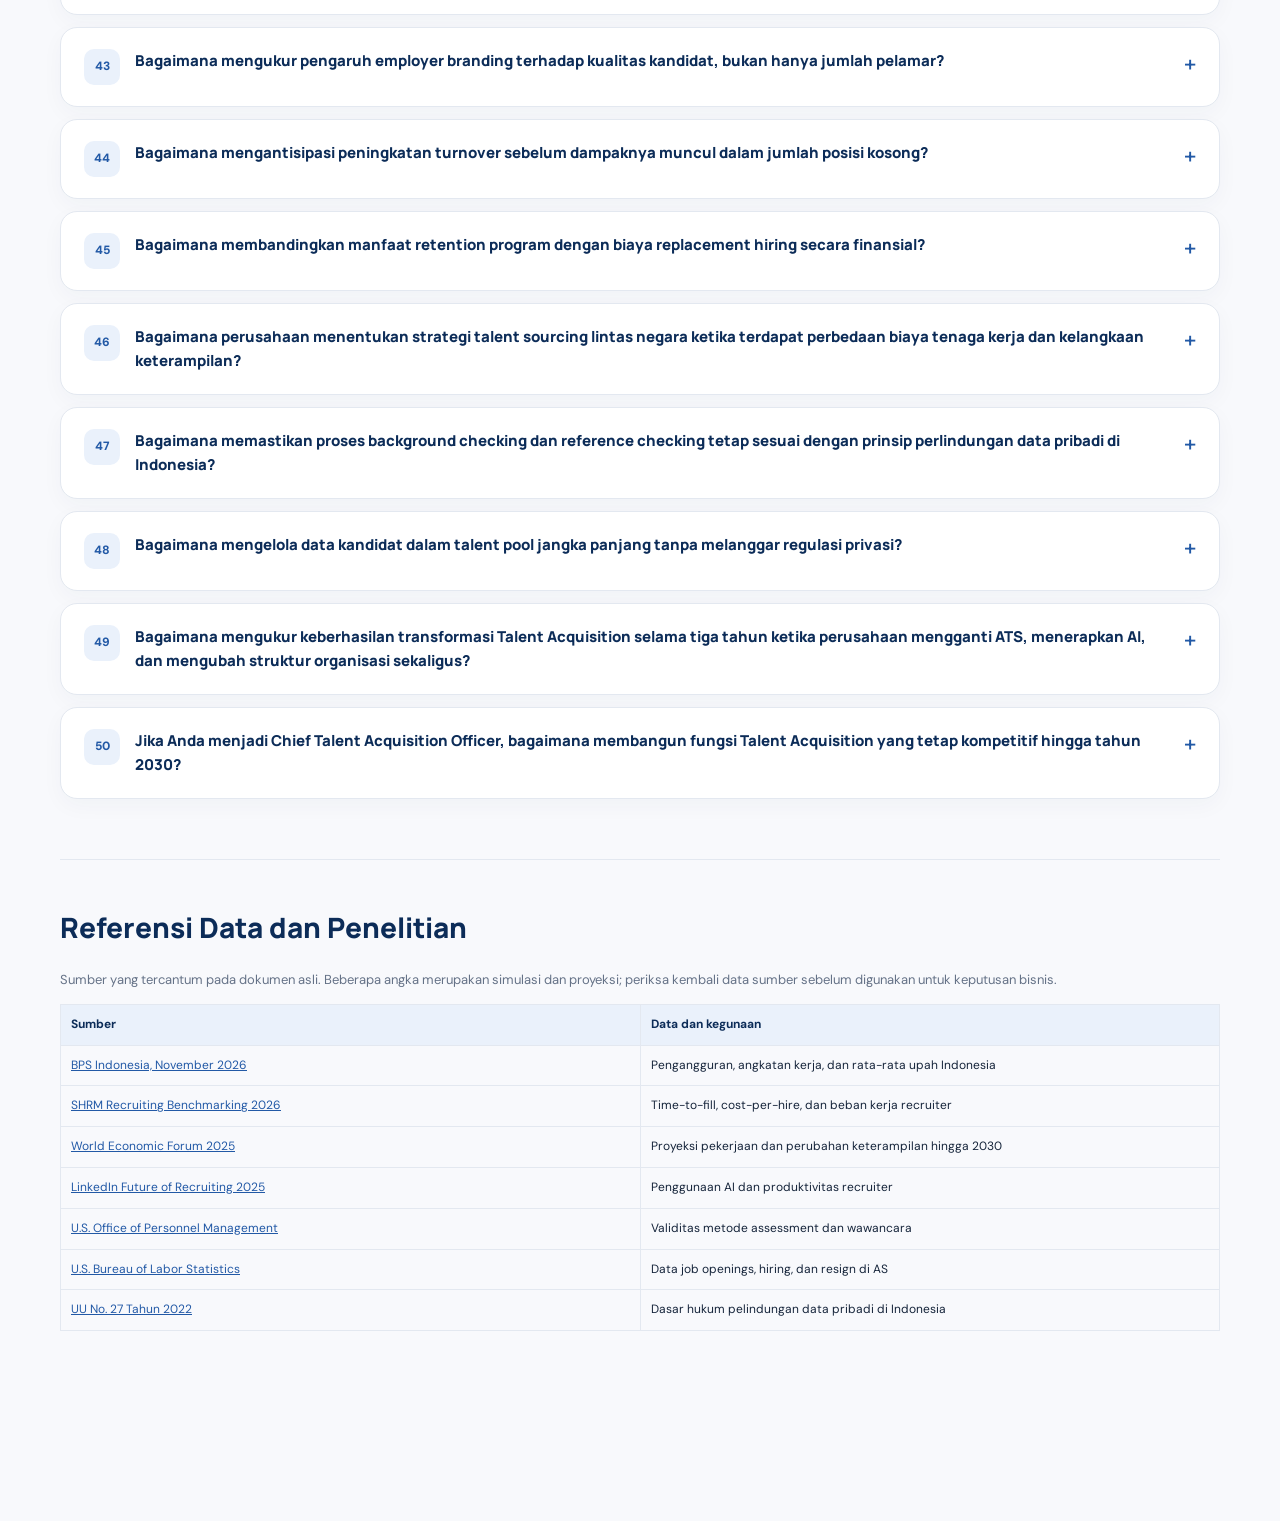
<file: qa.html>
<!DOCTYPE html>

<html lang="id"><head><meta charset="utf-8"/><meta content="width=device-width, initial-scale=1, viewport-fit=cover" name="viewport"/><meta content="#0c2c58" name="theme-color"/><meta content="50 pertanyaan dan jawaban mendalam seputar Talent Acquisition, workforce planning, recruitment analytics, AI, assessment, dan ketenagakerjaan." name="description"/><title>Question and Answer Talent Acquisition | Imam Nur Hidayat</title><link href="https://fonts.googleapis.com" rel="preconnect"/><link crossorigin="" href="https://fonts.gstatic.com" rel="preconnect"/><link href="https://fonts.googleapis.com/css2?family=DM+Sans:wght@400;500;600;700&amp;family=Manrope:wght@400;500;600;700;800&amp;display=swap" rel="stylesheet"/><link href="style.css" rel="stylesheet"/><link href="qa.css" rel="stylesheet"/><link href="qa.html" rel="canonical"/><link href="qa-en.html" hreflang="en" rel="alternate"/><link href="qa.html" hreflang="id" rel="alternate"/><link href="mobile-fix.css" rel="stylesheet"/></head>
<body data-page-language="id"><header class="topbar">
<a aria-label="Beranda Imam" class="brand" href="indonesia.html">
<span class="brand-mark">
     IN
    </span>
<span>
     Imam Nur Hidayat
     <span class="brand-sub">Akuisisi Talenta</span>
</span>
</a>
<a class="qa-language" href="qa-en.html" lang="en" title="English Q&amp;A version">EN</a><button aria-expanded="false" aria-label="Buka navigasi" class="menu-toggle">
    ☰
   </button>
<nav aria-label="Navigasi utama" class="nav-links">
<a data-en="Certificates" data-id="Sertifikat" href="indonesia.html#certificates">Sertifikat</a><a data-en="Specialities" data-id="Bidang Keahlian" href="indonesia.html#specialities">Bidang Keahlian</a>
<a data-en="About" data-id="Profil" href="indonesia.html#about">Profil</a>
<a data-en="Experience" data-id="Pengalaman" href="indonesia.html#experience">Pengalaman</a>
<a data-en="Education" data-id="Pendidikan" href="indonesia.html#education">Pendidikan</a>
<a data-en="Skills" data-id="Kompetensi" href="indonesia.html#skills">Kompetensi</a>
<a aria-current="page" href="qa.html">Tanya Jawab Talent Acquisition</a><a class="nav-contact" data-en="Let's connect ↗" data-id="Hubungi Saya ↗" href="indonesia.html#contact">Hubungi Saya ↗</a>
</nav>
</header>
<main id="main-content"><section class="qa-hero section-wrap"><a class="qa-back" href="indonesia.html">← Kembali ke Beranda</a><p class="eyebrow"><span class="status-dot"></span> TALENT ACQUISITION KNOWLEDGE HUB</p><h1>Question <span>&amp;</span> Answer<br/>Talent Acquisition</h1><p class="qa-lead">50 pertanyaan kompleks beserta jawaban berbasis analisis, simulasi, dan referensi penelitian. Jelajahi strategi rekrutmen, data, teknologi AI, seleksi kandidat, dan tata kelola talenta.</p><div class="qa-stats"><span><strong>50</strong> Pertanyaan</span><span><strong>5</strong> Kategori</span><span><strong>2025–2026</strong> Data &amp; referensi</span></div></section>
<section aria-label="Kumpulan pertanyaan dan jawaban" class="section-wrap qa-section"><div class="qa-controls"><label for="qa-search">Cari pertanyaan atau topik</label><div class="qa-search-row"><input autocomplete="off" id="qa-search" placeholder="Contoh: AI, cost per hire, turnover…" type="search"/><button id="qa-clear" type="button">Hapus</button></div><div aria-label="Filter kategori" class="qa-filters" role="group"><button aria-pressed="true" class="qa-filter active" data-category="all" type="button">Semua kategori</button><button aria-pressed="false" class="qa-filter" data-category="A" type="button">A. Strategic Talent Acquisition &amp; Workforce Planning</button><button aria-pressed="false" class="qa-filter" data-category="B" type="button">B. Recruitment Analytics, Metrics &amp; Financial Modeling</button><button aria-pressed="false" class="qa-filter" data-category="C" type="button">C. AI, Automation &amp; Recruitment Technology</button><button aria-pressed="false" class="qa-filter" data-category="D" type="button">D. Assessment Science, Candidate Selection &amp; Hiring Bias</button><button aria-pressed="false" class="qa-filter" data-category="E" type="button">E. Talent Market, Compensation, Retention &amp; Governance</button></div><div class="qa-actions"><p aria-live="polite" id="qa-count">Menampilkan 50 pertanyaan</p><div><button id="qa-open" type="button">Buka semua</button><button id="qa-close" type="button">Tutup semua</button></div></div></div>
<div class="qa-list"><article class="qa-card" data-category="A" data-search="bagaimana perusahaan membangun strategi talent acquisition ketika kebutuhan keterampilan berubah lebih cepat daripada siklus perencanaan tenaga kerja tahunan? perusahaan perlu mengganti pendekatan static headcount planning menjadi dynamic skills-based workforce planning . perencanaan dilakukan berdasarkan kemampuan bisnis yang dibutuhkan, bukan sekadar jumlah posisi yang kosong. world economic forum (2025) memperkirakan 39% keterampilan pekerja akan berubah atau menjadi usang sepanjang 2025–2030. karena itu, strategi ta perlu mengombinasikan perekrutan eksternal, mobilitas internal, pelatihan ulang, dan redesign pekerjaan. gunakan tiga skenario kebutuhan: baseline, pertumbuhan tinggi, dan perlambatan, yang diperbarui setiap kuartal. indikator utama sebaiknya berupa kesenjangan keterampilan kritis, waktu pencapaian produktivitas, dan biaya pemenuhan kemampuan, bukan headcount semata." id="q1"><details><summary><span class="qa-num">01</span><span class="qa-question">Bagaimana perusahaan membangun strategi Talent Acquisition ketika kebutuhan keterampilan berubah lebih cepat daripada siklus perencanaan tenaga kerja tahunan?</span><span aria-hidden="true" class="qa-plus">+</span></summary><div class="qa-answer"><p>Perusahaan perlu mengganti pendekatan <em>static headcount planning</em> menjadi <em>dynamic skills-based workforce planning</em>. Perencanaan dilakukan berdasarkan kemampuan bisnis yang dibutuhkan, bukan sekadar jumlah posisi yang kosong.</p>
<p>World Economic Forum (2025) memperkirakan 39% keterampilan pekerja akan berubah atau menjadi usang sepanjang 2025–2030. Karena itu, strategi TA perlu mengombinasikan perekrutan eksternal, mobilitas internal, pelatihan ulang, dan redesign pekerjaan.</p>
<p>Gunakan tiga skenario kebutuhan: baseline, pertumbuhan tinggi, dan perlambatan, yang diperbarui setiap kuartal. Indikator utama sebaiknya berupa kesenjangan keterampilan kritis, waktu pencapaian produktivitas, dan biaya pemenuhan kemampuan, bukan headcount semata.</p>
<div class="qa-card-footer"><a aria-label="Tautan ke pertanyaan 1" href="#q1">Tautan pertanyaan #1</a></div></div></details></article><article class="qa-card" data-category="A" data-search="mengapa tingkat pengangguran indonesia yang relatif rendah tidak menjamin perusahaan mudah memperoleh kandidat berkualitas? karena tingkat pengangguran mengukur keadaan pasar tenaga kerja secara agregat, bukan ketersediaan keterampilan yang sesuai dengan lowongan tertentu. bps melaporkan tpt indonesia agustus 2026 sebesar 4,75%, dengan angkatan kerja sekitar 155,37 juta orang. namun angka tersebut tidak menunjukkan berapa banyak kandidat yang kompeten dalam cybersecurity, semiconductor engineering, atau enterprise architecture. perusahaan harus mengukur qualified talent availability berdasarkan keterampilan, pengalaman, lokasi, ekspektasi kompensasi, dan kesediaan pindah kerja. jumlah pencari kerja tidak dapat digunakan langsung sebagai ukuran pasokan tenaga kerja yang siap direkrut." id="q2"><details><summary><span class="qa-num">02</span><span class="qa-question">Mengapa tingkat pengangguran Indonesia yang relatif rendah tidak menjamin perusahaan mudah memperoleh kandidat berkualitas?</span><span aria-hidden="true" class="qa-plus">+</span></summary><div class="qa-answer"><p>Karena tingkat pengangguran mengukur keadaan pasar tenaga kerja secara agregat, bukan ketersediaan keterampilan yang sesuai dengan lowongan tertentu.</p>
<p>BPS melaporkan TPT Indonesia Agustus 2026 sebesar 4,75%, dengan angkatan kerja sekitar 155,37 juta orang. Namun angka tersebut tidak menunjukkan berapa banyak kandidat yang kompeten dalam cybersecurity, semiconductor engineering, atau enterprise architecture.</p>
<p>Perusahaan harus mengukur <em>qualified talent availability</em> berdasarkan keterampilan, pengalaman, lokasi, ekspektasi kompensasi, dan kesediaan pindah kerja. Jumlah pencari kerja tidak dapat digunakan langsung sebagai ukuran pasokan tenaga kerja yang siap direkrut.</p>
<div class="qa-card-footer"><a aria-label="Tautan ke pertanyaan 2" href="#q2">Tautan pertanyaan #2</a></div></div></details></article><article class="qa-card" data-category="A" data-search="bagaimana menghitung dampak finansial dari kekosongan posisi strategis terhadap ebitda perusahaan? gunakan pendekatan cost of vacancy yang membedakan kerugian pendapatan, biaya tenaga kerja pengganti, keterlambatan operasional, dan biaya rekrutmen. simulasi: posisi enterprise sales director diperkirakan berkontribusi terhadap pendapatan tambahan rp12 miliar per tahun dengan contribution margin 30%. jika diasumsikan seluruh kontribusinya tertunda secara proporsional selama 60 hari: \ 12\text{ miliar}\times30\\%\times\frac{60}{365} \approx rp592\text{ juta} \ angka rp592 juta merupakan estimasi potensi kontribusi yang hilang, bukan otomatis kerugian ebitda. untuk menghitung dampak ebitda, kurangi pendapatan yang masih dapat dipulihkan, kontribusi tim pengganti, dan biaya yang berhasil dihindari. model ini membantu cfo membandingkan biaya mempercepat hiring dengan kerugian mempertahankan kekosongan posisi." id="q3"><details><summary><span class="qa-num">03</span><span class="qa-question">Bagaimana menghitung dampak finansial dari kekosongan posisi strategis terhadap EBITDA perusahaan?</span><span aria-hidden="true" class="qa-plus">+</span></summary><div class="qa-answer"><p>Gunakan pendekatan <em>cost of vacancy</em> yang membedakan kerugian pendapatan, biaya tenaga kerja pengganti, keterlambatan operasional, dan biaya rekrutmen.</p>
<p><strong>Simulasi:</strong> Posisi Enterprise Sales Director diperkirakan berkontribusi terhadap pendapatan tambahan Rp12 miliar per tahun dengan contribution margin 30%. Jika diasumsikan seluruh kontribusinya tertunda secara proporsional selama 60 hari:</p>
<p>\</p>
<pre><code class="language-text"> 12\text{ miliar}\times30\\%\times\frac{60}{365} \approx Rp592\text{ juta} \
</code></pre>
<p>Angka Rp592 juta merupakan estimasi potensi kontribusi yang hilang, bukan otomatis kerugian EBITDA. Untuk menghitung dampak EBITDA, kurangi pendapatan yang masih dapat dipulihkan, kontribusi tim pengganti, dan biaya yang berhasil dihindari.</p>
<p>Model ini membantu CFO membandingkan biaya mempercepat hiring dengan kerugian mempertahankan kekosongan posisi.</p>
<div class="qa-card-footer"><a aria-label="Tautan ke pertanyaan 3" href="#q3">Tautan pertanyaan #3</a></div></div></details></article><article class="qa-card" data-category="A" data-search="kapan perusahaan seharusnya memilih membangun keterampilan internal dibanding merekrut kandidat eksternal? gunakan kerangka build–buy–borrow berdasarkan kecepatan, biaya, risiko, dan kelangkaan keterampilan. build lebih sesuai ketika organisasi memiliki kandidat internal yang dapat mencapai kompetensi target dalam waktu yang dapat diterima. buy lebih tepat jika kebutuhan mendesak dan gap keterampilan terlalu besar. borrow melalui kontraktor atau konsultan dapat dipertimbangkan untuk pekerjaan sementara. bandingkan total biaya 12–24 bulan, termasuk gaji, biaya pelatihan, waktu produktif yang hilang, dan risiko turnover. world economic forum mengidentifikasi peningkatan keterampilan dan pelatihan ulang sebagai respons penting terhadap perubahan kebutuhan pekerjaan menuju 2030." id="q4"><details><summary><span class="qa-num">04</span><span class="qa-question">Kapan perusahaan seharusnya memilih membangun keterampilan internal dibanding merekrut kandidat eksternal?</span><span aria-hidden="true" class="qa-plus">+</span></summary><div class="qa-answer"><p>Gunakan kerangka <em>build–buy–borrow</em> berdasarkan kecepatan, biaya, risiko, dan kelangkaan keterampilan.</p>
<p><em>Build</em> lebih sesuai ketika organisasi memiliki kandidat internal yang dapat mencapai kompetensi target dalam waktu yang dapat diterima. <em>Buy</em> lebih tepat jika kebutuhan mendesak dan gap keterampilan terlalu besar. <em>Borrow</em> melalui kontraktor atau konsultan dapat dipertimbangkan untuk pekerjaan sementara.</p>
<p>Bandingkan total biaya 12–24 bulan, termasuk gaji, biaya pelatihan, waktu produktif yang hilang, dan risiko turnover. World Economic Forum mengidentifikasi peningkatan keterampilan dan pelatihan ulang sebagai respons penting terhadap perubahan kebutuhan pekerjaan menuju 2030.</p>
<div class="qa-card-footer"><a aria-label="Tautan ke pertanyaan 4" href="#q4">Tautan pertanyaan #4</a></div></div></details></article><article class="qa-card" data-category="A" data-search="bagaimana talent acquisition merespons prediksi perubahan 22% pekerjaan global hingga 2030? wef memperkirakan transformasi struktural pasar kerja akan menciptakan 170 juta pekerjaan dan menggantikan 92 juta pekerjaan lainnya pada 2025–2030. angka tersebut adalah proyeksi global, bukan jumlah pasti phk atau lowongan di indonesia. perusahaan perlu menyusun job disruption matrix dengan menilai setiap pekerjaan berdasarkan kemungkinan otomatisasi, pertumbuhan permintaan, kebutuhan reskilling, dan kesulitan memperoleh kandidat. posisi dengan potensi pertumbuhan tinggi diprioritaskan dalam talent pipeline, sedangkan pekerjaan yang berpotensi mengalami transformasi diarahkan pada program mobilitas dan pengembangan internal." id="q5"><details><summary><span class="qa-num">05</span><span class="qa-question">Bagaimana Talent Acquisition merespons prediksi perubahan 22% pekerjaan global hingga 2030?</span><span aria-hidden="true" class="qa-plus">+</span></summary><div class="qa-answer"><p>WEF memperkirakan transformasi struktural pasar kerja akan menciptakan 170 juta pekerjaan dan menggantikan 92 juta pekerjaan lainnya pada 2025–2030. Angka tersebut adalah proyeksi global, bukan jumlah pasti PHK atau lowongan di Indonesia.</p>
<p>Perusahaan perlu menyusun <em>job disruption matrix</em> dengan menilai setiap pekerjaan berdasarkan kemungkinan otomatisasi, pertumbuhan permintaan, kebutuhan reskilling, dan kesulitan memperoleh kandidat.</p>
<p>Posisi dengan potensi pertumbuhan tinggi diprioritaskan dalam talent pipeline, sedangkan pekerjaan yang berpotensi mengalami transformasi diarahkan pada program mobilitas dan pengembangan internal.</p>
<div class="qa-card-footer"><a aria-label="Tautan ke pertanyaan 5" href="#q5">Tautan pertanyaan #5</a></div></div></details></article><article class="qa-card" data-category="A" data-search="bagaimana membangun talent pipeline untuk pekerjaan yang belum memiliki definisi kompetensi yang stabil? pipeline harus dibangun berdasarkan kemampuan yang dapat ditransfer, bukan satu jabatan yang sangat spesifik. sebagai contoh, untuk kebutuhan ai governance lead, sumber kandidat dapat berasal dari cybersecurity, data governance, model risk, compliance, atau technology audit. susun matriks kompetensi inti, kompetensi yang dapat dikembangkan, dan kompetensi yang benar-benar wajib. validasi pasar setiap kuartal melalui percakapan dengan kandidat dan benchmarking pekerjaan. pendekatan ini lebih tahan terhadap perubahan dibanding pencarian berdasarkan satu job title, terutama ketika ai, big data, dan cybersecurity termasuk keterampilan yang diproyeksikan tumbuh cepat menurut wef." id="q6"><details><summary><span class="qa-num">06</span><span class="qa-question">Bagaimana membangun talent pipeline untuk pekerjaan yang belum memiliki definisi kompetensi yang stabil?</span><span aria-hidden="true" class="qa-plus">+</span></summary><div class="qa-answer"><p>Pipeline harus dibangun berdasarkan kemampuan yang dapat ditransfer, bukan satu jabatan yang sangat spesifik.</p>
<p>Sebagai contoh, untuk kebutuhan AI Governance Lead, sumber kandidat dapat berasal dari cybersecurity, data governance, model risk, compliance, atau technology audit.</p>
<p>Susun matriks kompetensi inti, kompetensi yang dapat dikembangkan, dan kompetensi yang benar-benar wajib. Validasi pasar setiap kuartal melalui percakapan dengan kandidat dan benchmarking pekerjaan.</p>
<p>Pendekatan ini lebih tahan terhadap perubahan dibanding pencarian berdasarkan satu job title, terutama ketika AI, big data, dan cybersecurity termasuk keterampilan yang diproyeksikan tumbuh cepat menurut WEF.</p>
<div class="qa-card-footer"><a aria-label="Tautan ke pertanyaan 6" href="#q6">Tautan pertanyaan #6</a></div></div></details></article><article class="qa-card" data-category="A" data-search="bagaimana mengalokasikan anggaran rekrutmen ketika perusahaan memiliki 100 kebutuhan posisi dengan tingkat urgensi berbeda? gunakan risk-adjusted workforce prioritization daripada membagi anggaran secara merata. setiap posisi dinilai berdasarkan dampak terhadap pendapatan, risiko kepatuhan, dampak operasional, kelangkaan talenta, dan waktu yang dibutuhkan untuk mencapai produktivitas. contoh simulasi: chief information security officer mendapat skor 90/100, sedangkan posisi administrasi rutin mendapat 45/100. posisi dengan skor tinggi memperoleh prioritas sourcing, alokasi recruiter senior, dan sla pengambilan keputusan yang lebih ketat. bobot penilaian harus disetujui lintas fungsi agar skor tidak hanya mencerminkan preferensi hiring manager." id="q7"><details><summary><span class="qa-num">07</span><span class="qa-question">Bagaimana mengalokasikan anggaran rekrutmen ketika perusahaan memiliki 100 kebutuhan posisi dengan tingkat urgensi berbeda?</span><span aria-hidden="true" class="qa-plus">+</span></summary><div class="qa-answer"><p>Gunakan <em>risk-adjusted workforce prioritization</em> daripada membagi anggaran secara merata.</p>
<p>Setiap posisi dinilai berdasarkan dampak terhadap pendapatan, risiko kepatuhan, dampak operasional, kelangkaan talenta, dan waktu yang dibutuhkan untuk mencapai produktivitas.</p>
<p><strong>Contoh simulasi:</strong> Chief Information Security Officer mendapat skor 90/100, sedangkan posisi administrasi rutin mendapat 45/100. Posisi dengan skor tinggi memperoleh prioritas sourcing, alokasi recruiter senior, dan SLA pengambilan keputusan yang lebih ketat.</p>
<p>Bobot penilaian harus disetujui lintas fungsi agar skor tidak hanya mencerminkan preferensi hiring manager.</p>
<div class="qa-card-footer"><a aria-label="Tautan ke pertanyaan 7" href="#q7">Tautan pertanyaan #7</a></div></div></details></article><article class="qa-card" data-category="A" data-search="mengapa strategi hiring berbasis pertumbuhan bisnis sering gagal ketika diterjemahkan ke dalam recruitment forecast? karena target bisnis sering langsung dikonversi menjadi jumlah karyawan tanpa memperhitungkan produktivitas, attrition, mobilitas internal, dan perubahan proses kerja. forecast yang lebih baik menggunakan persamaan: \ \text{hiring need}= \text{target workforce} -\text{current workforce} +\text{expected exits} -\text{internal transfers in} \ komponen internal transfer perlu dihitung dengan konsisten agar tidak terjadi penghitungan ganda. model kemudian diuji berdasarkan produktivitas per fte, hiring lead time, dan risiko kekurangan keterampilan." id="q8"><details><summary><span class="qa-num">08</span><span class="qa-question">Mengapa strategi hiring berbasis pertumbuhan bisnis sering gagal ketika diterjemahkan ke dalam recruitment forecast?</span><span aria-hidden="true" class="qa-plus">+</span></summary><div class="qa-answer"><p>Karena target bisnis sering langsung dikonversi menjadi jumlah karyawan tanpa memperhitungkan produktivitas, attrition, mobilitas internal, dan perubahan proses kerja.</p>
<p>Forecast yang lebih baik menggunakan persamaan:</p>
<p>\</p>
<pre><code class="language-text"> \text{Hiring Need}= \text{Target Workforce} -\text{Current Workforce} +\text{Expected Exits} -\text{Internal Transfers In} \
</code></pre>
<p>Komponen internal transfer perlu dihitung dengan konsisten agar tidak terjadi penghitungan ganda.</p>
<p>Model kemudian diuji berdasarkan produktivitas per FTE, hiring lead time, dan risiko kekurangan keterampilan.</p>
<div class="qa-card-footer"><a aria-label="Tautan ke pertanyaan 8" href="#q8">Tautan pertanyaan #8</a></div></div></details></article><article class="qa-card" data-category="A" data-search="bagaimana talent acquisition mempertahankan efektivitas ketika perusahaan melakukan hiring freeze tetapi posisi kritis tetap kosong? hiring freeze harus dibedakan dari larangan absolut untuk memperoleh kemampuan baru. bentuk mekanisme critical-role exception dengan justifikasi yang mencakup risiko operasional, biaya kekosongan, peluang otomatisasi, dan kemungkinan redistribusi pekerjaan. setiap pengecualian harus disetujui berdasarkan kriteria objektif, bukan senioritas pemohon. solusi sementara dapat berupa mobilitas internal, penugasan lintas fungsi, atau tenaga kerja kontrak sesuai ketentuan yang berlaku. keberhasilan dinilai dari risiko yang berhasil dikurangi dan nilai bisnis yang dipertahankan, bukan sekadar berapa banyak posisi yang akhirnya dibuka." id="q9"><details><summary><span class="qa-num">09</span><span class="qa-question">Bagaimana Talent Acquisition mempertahankan efektivitas ketika perusahaan melakukan hiring freeze tetapi posisi kritis tetap kosong?</span><span aria-hidden="true" class="qa-plus">+</span></summary><div class="qa-answer"><p>Hiring freeze harus dibedakan dari larangan absolut untuk memperoleh kemampuan baru.</p>
<p>Bentuk mekanisme <em>critical-role exception</em> dengan justifikasi yang mencakup risiko operasional, biaya kekosongan, peluang otomatisasi, dan kemungkinan redistribusi pekerjaan.</p>
<p>Setiap pengecualian harus disetujui berdasarkan kriteria objektif, bukan senioritas pemohon. Solusi sementara dapat berupa mobilitas internal, penugasan lintas fungsi, atau tenaga kerja kontrak sesuai ketentuan yang berlaku.</p>
<p>Keberhasilan dinilai dari risiko yang berhasil dikurangi dan nilai bisnis yang dipertahankan, bukan sekadar berapa banyak posisi yang akhirnya dibuka.</p>
<div class="qa-card-footer"><a aria-label="Tautan ke pertanyaan 9" href="#q9">Tautan pertanyaan #9</a></div></div></details></article><article class="qa-card" data-category="A" data-search="bagaimana mengintegrasikan talent acquisition dengan succession planning untuk mengurangi ketergantungan terhadap executive search? gunakan sistem talent intelligence yang menghubungkan posisi kritis, kesiapan pengganti internal, dan pasokan kandidat eksternal. untuk setiap posisi strategis, tentukan jumlah kandidat ready now , ready within one year , dan ready within two years . bandingkan dengan estimasi kesulitan pengisian eksternal dan risiko kehilangan incumbent. jika tidak ada kandidat internal yang siap, ta harus menjaga hubungan dengan kandidat eksternal sebelum terjadi kekosongan. perlu diingat, data shrm 2026 menunjukkan biaya perekrutan eksekutif meningkat, sehingga kesiapan suksesi memiliki relevansi langsung bagi pengendalian biaya perusahaan." id="q10"><details><summary><span class="qa-num">10</span><span class="qa-question">Bagaimana mengintegrasikan Talent Acquisition dengan succession planning untuk mengurangi ketergantungan terhadap executive search?</span><span aria-hidden="true" class="qa-plus">+</span></summary><div class="qa-answer"><p>Gunakan sistem talent intelligence yang menghubungkan posisi kritis, kesiapan pengganti internal, dan pasokan kandidat eksternal.</p>
<p>Untuk setiap posisi strategis, tentukan jumlah kandidat <em>ready now</em>, <em>ready within one year</em>, dan <em>ready within two years</em>. Bandingkan dengan estimasi kesulitan pengisian eksternal dan risiko kehilangan incumbent.</p>
<p>Jika tidak ada kandidat internal yang siap, TA harus menjaga hubungan dengan kandidat eksternal sebelum terjadi kekosongan.</p>
<p>Perlu diingat, data SHRM 2026 menunjukkan biaya perekrutan eksekutif meningkat, sehingga kesiapan suksesi memiliki relevansi langsung bagi pengendalian biaya perusahaan.</p>
<div class="qa-card-footer"><a aria-label="Tautan ke pertanyaan 10" href="#q10">Tautan pertanyaan #10</a></div></div></details></article><article class="qa-card" data-category="B" data-search="mengapa time-to-fill yang rendah tidak selalu menunjukkan kualitas proses rekrutmen yang baik? karena proses yang cepat bisa menghasilkan keputusan berkualitas rendah apabila pengukuran hanya berfokus pada kecepatan. benchmark shrm 2026 mencatat median time-to-fill posisi non-eksekutif sebesar 39 hari kalender, berdasarkan data lebih dari 4.600 organisasi. angka tersebut tidak otomatis menjadi target ideal bagi semua jenis pekerjaan atau perusahaan di indonesia. gunakan metrik gabungan: time-to-fill, quality-of-hire, offer acceptance, early attrition, dan hiring manager satisfaction. proses 25 hari yang menghasilkan turnover tinggi bisa lebih mahal dibanding proses 45 hari dengan retensi dan performa baik." id="q11"><details><summary><span class="qa-num">11</span><span class="qa-question">Mengapa Time-to-Fill yang rendah tidak selalu menunjukkan kualitas proses rekrutmen yang baik?</span><span aria-hidden="true" class="qa-plus">+</span></summary><div class="qa-answer"><p>Karena proses yang cepat bisa menghasilkan keputusan berkualitas rendah apabila pengukuran hanya berfokus pada kecepatan.</p>
<p>Benchmark SHRM 2026 mencatat median <em>time-to-fill</em> posisi non-eksekutif sebesar 39 hari kalender, berdasarkan data lebih dari 4.600 organisasi. Angka tersebut tidak otomatis menjadi target ideal bagi semua jenis pekerjaan atau perusahaan di Indonesia.</p>
<p>Gunakan metrik gabungan: time-to-fill, quality-of-hire, offer acceptance, early attrition, dan hiring manager satisfaction. Proses 25 hari yang menghasilkan turnover tinggi bisa lebih mahal dibanding proses 45 hari dengan retensi dan performa baik.</p>
<div class="qa-card-footer"><a aria-label="Tautan ke pertanyaan 11" href="#q11">Tautan pertanyaan #11</a></div></div></details></article><article class="qa-card" data-category="B" data-search="bagaimana mengukur quality-of-hire secara kuantitatif tanpa bergantung sepenuhnya pada opini hiring manager? bangun indeks komposit dari kinerja yang terukur, retensi, dan waktu menuju produktivitas. contoh model internal: \ qoh=0{,}50p+0{,}30r+0{,}20t \ dengan p sebagai skor performa, r sebagai skor retensi, dan t sebagai skor waktu menuju produktivitas. semua komponen dinormalisasi ke skala 0–100. simulasi: p = 85, r = 100, t = 70, sehingga qoh = 86,5. bobot ini merupakan contoh desain perusahaan, bukan standar universal. agar valid, perusahaan harus menguji hubungan skor dengan outcome pekerjaan dan menghindari bias supervisor atau perbedaan kesempatan antarpegawai." id="q12"><details><summary><span class="qa-num">12</span><span class="qa-question">Bagaimana mengukur Quality-of-Hire secara kuantitatif tanpa bergantung sepenuhnya pada opini hiring manager?</span><span aria-hidden="true" class="qa-plus">+</span></summary><div class="qa-answer"><p>Bangun indeks komposit dari kinerja yang terukur, retensi, dan waktu menuju produktivitas.</p>
<p>Contoh model internal:</p>
<p>\</p>
<pre><code class="language-text"> QoH=0{,}50P+0{,}30R+0{,}20T \
</code></pre>
<p>Dengan P sebagai skor performa, R sebagai skor retensi, dan T sebagai skor waktu menuju produktivitas. Semua komponen dinormalisasi ke skala 0–100.</p>
<p><strong>Simulasi:</strong> P = 85, R = 100, T = 70, sehingga QoH = 86,5.</p>
<p>Bobot ini merupakan contoh desain perusahaan, bukan standar universal. Agar valid, perusahaan harus menguji hubungan skor dengan outcome pekerjaan dan menghindari bias supervisor atau perbedaan kesempatan antarpegawai.</p>
<div class="qa-card-footer"><a aria-label="Tautan ke pertanyaan 12" href="#q12">Tautan pertanyaan #12</a></div></div></details></article><article class="qa-card" data-category="B" data-search="bagaimana menentukan apakah cost-per-hire yang meningkat merupakan inefisiensi atau investasi strategis yang menguntungkan? evaluasi biaya rekrutmen bersama nilai ekonomi hasil perekrutan, bukan secara terpisah. misalnya, cost-per-hire meningkat dari rp15 juta menjadi rp25 juta, tetapi kandidat dengan kemampuan lebih baik mempercepat penyelesaian proyek dan mengurangi biaya kesalahan. peningkatan biaya mungkin dapat dibenarkan apabila manfaat bersihnya lebih besar. gunakan perbandingan: \ roi=\frac{\text{incremental benefit}-\text{incremental cost}}{\text{incremental cost}}\times100\\% \ shrm 2026 melaporkan peningkatan signifikan biaya perekrutan eksekutif, sementara biaya perekrutan non-eksekutif relatif stabil. karena itu, benchmarking harus dipisahkan menurut level jabatan dan kompleksitas." id="q13"><details><summary><span class="qa-num">13</span><span class="qa-question">Bagaimana menentukan apakah Cost-per-Hire yang meningkat merupakan inefisiensi atau investasi strategis yang menguntungkan?</span><span aria-hidden="true" class="qa-plus">+</span></summary><div class="qa-answer"><p>Evaluasi biaya rekrutmen bersama nilai ekonomi hasil perekrutan, bukan secara terpisah.</p>
<p>Misalnya, cost-per-hire meningkat dari Rp15 juta menjadi Rp25 juta, tetapi kandidat dengan kemampuan lebih baik mempercepat penyelesaian proyek dan mengurangi biaya kesalahan. Peningkatan biaya mungkin dapat dibenarkan apabila manfaat bersihnya lebih besar.</p>
<p>Gunakan perbandingan:</p>
<p>\</p>
<pre><code class="language-text"> ROI=\frac{\text{Incremental Benefit}-\text{Incremental Cost}}{\text{Incremental Cost}}\times100\\% \
</code></pre>
<p>SHRM 2026 melaporkan peningkatan signifikan biaya perekrutan eksekutif, sementara biaya perekrutan non-eksekutif relatif stabil. Karena itu, benchmarking harus dipisahkan menurut level jabatan dan kompleksitas.</p>
<div class="qa-card-footer"><a aria-label="Tautan ke pertanyaan 13" href="#q13">Tautan pertanyaan #13</a></div></div></details></article><article class="qa-card" data-category="B" data-search="bagaimana mengidentifikasi bottleneck dalam recruitment funnel menggunakan pendekatan statistik? analisis conversion rate, waktu tunggu, dan variasi hasil di setiap tahap proses rekrutmen. simulasi funnel: tahap jumlah konversi dari tahap sebelumnya pelamar 2.000 tidak berlaku lolos screening 400 20% lolos assessment 120 30% lolos interview 40 33,3% offer diterima 25 62,5% konversi rendah pada satu tahap belum tentu bermasalah. screening 20%, misalnya, bisa mencerminkan seleksi yang tepat apabila pelamar awal sangat heterogen. lakukan segmentasi menurut sumber kandidat, role family, recruiter, dan hiring manager. gunakan interval kepercayaan untuk perbandingan sampel kecil dan telusuri penyebab penolakan sebelum mengubah proses." id="q14"><details><summary><span class="qa-num">14</span><span class="qa-question">Bagaimana mengidentifikasi bottleneck dalam recruitment funnel menggunakan pendekatan statistik?</span><span aria-hidden="true" class="qa-plus">+</span></summary><div class="qa-answer"><p>Analisis conversion rate, waktu tunggu, dan variasi hasil di setiap tahap proses rekrutmen.</p>
<p><strong>Simulasi funnel:</strong></p>
<table>
<thead>
<tr>
<th>Tahap</th>
<th>Jumlah</th>
<th>Konversi dari tahap sebelumnya</th>
</tr>
</thead>
<tbody>
<tr>
<td>Pelamar</td>
<td>2.000</td>
<td>Tidak berlaku</td>
</tr>
<tr>
<td>Lolos screening</td>
<td>400</td>
<td>20%</td>
</tr>
<tr>
<td>Lolos assessment</td>
<td>120</td>
<td>30%</td>
</tr>
<tr>
<td>Lolos interview</td>
<td>40</td>
<td>33,3%</td>
</tr>
<tr>
<td>Offer diterima</td>
<td>25</td>
<td>62,5%</td>
</tr>
</tbody>
</table>
<p>Konversi rendah pada satu tahap belum tentu bermasalah. Screening 20%, misalnya, bisa mencerminkan seleksi yang tepat apabila pelamar awal sangat heterogen.</p>
<p>Lakukan segmentasi menurut sumber kandidat, role family, recruiter, dan hiring manager. Gunakan interval kepercayaan untuk perbandingan sampel kecil dan telusuri penyebab penolakan sebelum mengubah proses.</p>
<div class="qa-card-footer"><a aria-label="Tautan ke pertanyaan 14" href="#q14">Tautan pertanyaan #14</a></div></div></details></article><article class="qa-card" data-category="B" data-search="bagaimana menghitung kapasitas recruiter secara realistis ketika kompleksitas posisi berbeda-beda? jumlah requisition tidak cukup untuk mengukur beban kerja. gunakan weighted recruiter workload berdasarkan kesulitan posisi. contoh pembobotan internal: posisi mass hiring = 1, specialist = 2, senior manager = 3, executive = 5. jika recruiter menangani 10 posisi mass hiring, 6 specialist, dan 3 executive, totalnya menjadi 37 weighted requisition points. bobot harus dikalibrasi menggunakan data jam kerja aktual. shrm 2026 menemukan kenaikan 67% median requisition per recruiter pada organisasi berukuran ekstra besar, menunjukkan pentingnya memantau tekanan kapasitas. angka 67% itu bukan kenaikan produktivitas yang sudah terbukti." id="q15"><details><summary><span class="qa-num">15</span><span class="qa-question">Bagaimana menghitung kapasitas recruiter secara realistis ketika kompleksitas posisi berbeda-beda?</span><span aria-hidden="true" class="qa-plus">+</span></summary><div class="qa-answer"><p>Jumlah requisition tidak cukup untuk mengukur beban kerja. Gunakan <em>weighted recruiter workload</em> berdasarkan kesulitan posisi.</p>
<p>Contoh pembobotan internal: posisi mass hiring = 1, specialist = 2, senior manager = 3, executive = 5.</p>
<p>Jika recruiter menangani 10 posisi mass hiring, 6 specialist, dan 3 executive, totalnya menjadi 37 weighted requisition points.</p>
<p>Bobot harus dikalibrasi menggunakan data jam kerja aktual. SHRM 2026 menemukan kenaikan 67% median requisition per recruiter pada organisasi berukuran ekstra besar, menunjukkan pentingnya memantau tekanan kapasitas. Angka 67% itu bukan kenaikan produktivitas yang sudah terbukti.</p>
<div class="qa-card-footer"><a aria-label="Tautan ke pertanyaan 15" href="#q15">Tautan pertanyaan #15</a></div></div></details></article><article class="qa-card" data-category="B" data-search="bagaimana menentukan apakah sumber kandidat linkedin, referral, job portal, atau agency benar-benar memberikan roi terbaik? bandingkan kualitas kandidat yang berhasil diterima dan bertahan bekerja, bukan jumlah pelamar atau hires semata. gunakan source-adjusted value per hire : \ \text{net source value}= \text{estimated hire value} -\text{sourcing cost} -\text{selection cost} \ pertimbangkan perbedaan tingkat senioritas, lokasi, dan jenis pekerjaan. referral mungkin terlihat lebih unggul karena menghasilkan kandidat dari kelompok pekerjaan tertentu, bukan karena referral selalu lebih efektif. analisis berdasarkan cohort dan lakukan atribusi yang konsisten untuk kandidat yang berinteraksi dengan beberapa kanal." id="q16"><details><summary><span class="qa-num">16</span><span class="qa-question">Bagaimana menentukan apakah sumber kandidat LinkedIn, referral, job portal, atau agency benar-benar memberikan ROI terbaik?</span><span aria-hidden="true" class="qa-plus">+</span></summary><div class="qa-answer"><p>Bandingkan kualitas kandidat yang berhasil diterima dan bertahan bekerja, bukan jumlah pelamar atau hires semata.</p>
<p>Gunakan <em>source-adjusted value per hire</em>:</p>
<p>\</p>
<pre><code class="language-text"> \text{Net Source Value}= \text{Estimated Hire Value} -\text{Sourcing Cost} -\text{Selection Cost} \
</code></pre>
<p>Pertimbangkan perbedaan tingkat senioritas, lokasi, dan jenis pekerjaan. Referral mungkin terlihat lebih unggul karena menghasilkan kandidat dari kelompok pekerjaan tertentu, bukan karena referral selalu lebih efektif.</p>
<p>Analisis berdasarkan cohort dan lakukan atribusi yang konsisten untuk kandidat yang berinteraksi dengan beberapa kanal.</p>
<div class="qa-card-footer"><a aria-label="Tautan ke pertanyaan 16" href="#q16">Tautan pertanyaan #16</a></div></div></details></article><article class="qa-card" data-category="B" data-search="bagaimana mengukur dampak nyata recruiter terhadap performa perusahaan ketika hasil hiring dipengaruhi banyak variabel? gunakan analisis cohort dan, jika datanya mencukupi, model regresi multivariat. variabel hasil dapat mencakup performa 6–12 bulan, retensi, dan waktu produktivitas. variabel kontrol meliputi tingkat senioritas, departemen, gaji, pengalaman, hiring manager, serta kondisi pasar. hindari langsung menyimpulkan bahwa recruiter dengan performa hire terbaik adalah penyebab tunggal keberhasilan. kemungkinan terdapat perbedaan kualitas kandidat masuk atau kualitas manajemen tim. untuk menilai perubahan proses, eksperimen terkontrol lebih kuat daripada perbandingan sebelum-sesudah tanpa kelompok pembanding." id="q17"><details><summary><span class="qa-num">17</span><span class="qa-question">Bagaimana mengukur dampak nyata recruiter terhadap performa perusahaan ketika hasil hiring dipengaruhi banyak variabel?</span><span aria-hidden="true" class="qa-plus">+</span></summary><div class="qa-answer"><p>Gunakan analisis cohort dan, jika datanya mencukupi, model regresi multivariat.</p>
<p>Variabel hasil dapat mencakup performa 6–12 bulan, retensi, dan waktu produktivitas. Variabel kontrol meliputi tingkat senioritas, departemen, gaji, pengalaman, hiring manager, serta kondisi pasar.</p>
<p>Hindari langsung menyimpulkan bahwa recruiter dengan performa hire terbaik adalah penyebab tunggal keberhasilan. Kemungkinan terdapat perbedaan kualitas kandidat masuk atau kualitas manajemen tim.</p>
<p>Untuk menilai perubahan proses, eksperimen terkontrol lebih kuat daripada perbandingan sebelum-sesudah tanpa kelompok pembanding.</p>
<div class="qa-card-footer"><a aria-label="Tautan ke pertanyaan 17" href="#q17">Tautan pertanyaan #17</a></div></div></details></article><article class="qa-card" data-category="B" data-search="bagaimana menghitung recruitment roi ketika manfaat perekrutan baru terlihat setelah 12–24 bulan? gunakan model discounted cash flow berdasarkan manfaat inkremental yang dapat diatribusikan secara masuk akal. perhitungkan biaya perekrutan, onboarding, produktivitas awal, margin kontribusi, dan risiko turnover. simulasi: investasi perekrutan tambahan sebesar rp100 juta menghasilkan manfaat bersih tambahan rp70 juta pada akhir tahun pertama dan rp70 juta pada akhir tahun kedua. dengan tingkat diskonto 10%: \ npv=-100+\frac{70}{1{,}10}+\frac{70}{1{,}10^2} \ nilai npv sekitar rp21,49 juta , dalam satuan juta rupiah. manfaat tersebut harus diuji melalui skenario optimistis dan pesimistis. roi positif secara proyeksi bukan jaminan nilai tersebut akan terealisasi." id="q18"><details><summary><span class="qa-num">18</span><span class="qa-question">Bagaimana menghitung Recruitment ROI ketika manfaat perekrutan baru terlihat setelah 12–24 bulan?</span><span aria-hidden="true" class="qa-plus">+</span></summary><div class="qa-answer"><p>Gunakan model <em>discounted cash flow</em> berdasarkan manfaat inkremental yang dapat diatribusikan secara masuk akal.</p>
<p>Perhitungkan biaya perekrutan, onboarding, produktivitas awal, margin kontribusi, dan risiko turnover.</p>
<p><strong>Simulasi:</strong> Investasi perekrutan tambahan sebesar Rp100 juta menghasilkan manfaat bersih tambahan Rp70 juta pada akhir tahun pertama dan Rp70 juta pada akhir tahun kedua. Dengan tingkat diskonto 10%:</p>
<p>\</p>
<pre><code class="language-text"> NPV=-100+\frac{70}{1{,}10}+\frac{70}{1{,}10^2} \
</code></pre>
<p>Nilai NPV sekitar <strong>Rp21,49 juta</strong>, dalam satuan juta rupiah.</p>
<p>Manfaat tersebut harus diuji melalui skenario optimistis dan pesimistis. ROI positif secara proyeksi bukan jaminan nilai tersebut akan terealisasi.</p>
<div class="qa-card-footer"><a aria-label="Tautan ke pertanyaan 18" href="#q18">Tautan pertanyaan #18</a></div></div></details></article><article class="qa-card" data-category="B" data-search="bagaimana membedakan recruiter productivity dengan recruiter effectiveness? productivity mengukur volume output terhadap waktu atau sumber daya. effectiveness mengukur apakah output tersebut mencapai tujuan bisnis. seorang recruiter yang menghasilkan 40 hires per kuartal belum tentu lebih efektif daripada recruiter yang menghasilkan 15 hires untuk posisi sangat sulit dengan dampak bisnis tinggi. dashboard harus memisahkan metrik aktivitas, konversi, kualitas, dan nilai bisnis. selain itu, penilaian harus mempertimbangkan jenis pekerjaan serta tingkat kesulitan requisition agar tidak mendorong perilaku memilih lowongan yang paling mudah diisi." id="q19"><details><summary><span class="qa-num">19</span><span class="qa-question">Bagaimana membedakan recruiter productivity dengan recruiter effectiveness?</span><span aria-hidden="true" class="qa-plus">+</span></summary><div class="qa-answer"><p><em>Productivity</em> mengukur volume output terhadap waktu atau sumber daya. <em>Effectiveness</em> mengukur apakah output tersebut mencapai tujuan bisnis.</p>
<p>Seorang recruiter yang menghasilkan 40 hires per kuartal belum tentu lebih efektif daripada recruiter yang menghasilkan 15 hires untuk posisi sangat sulit dengan dampak bisnis tinggi.</p>
<p>Dashboard harus memisahkan metrik aktivitas, konversi, kualitas, dan nilai bisnis. Selain itu, penilaian harus mempertimbangkan jenis pekerjaan serta tingkat kesulitan requisition agar tidak mendorong perilaku memilih lowongan yang paling mudah diisi.</p>
<div class="qa-card-footer"><a aria-label="Tautan ke pertanyaan 19" href="#q19">Tautan pertanyaan #19</a></div></div></details></article><article class="qa-card" data-category="B" data-search="bagaimana menguji apakah percepatan proses rekrutmen benar-benar menurunkan kualitas kandidat? gunakan desain eksperimen, bukan asumsi bahwa proses cepat selalu mengorbankan kualitas. bagi lowongan yang sebanding ke proses standar dan proses yang disederhanakan. pastikan kriteria seleksi utama dan standar kompetensinya tetap sama. ukur kualitas berdasarkan assessment, offer acceptance, performa setelah bekerja, dan early attrition. jika perbaikan hanya mengurangi waktu administrasi tanpa mengubah standar evaluasi, kualitas mungkin tidak menurun. analisis perlu mengontrol jenis posisi, lokasi, senioritas, dan perbedaan hiring manager sebelum menarik kesimpulan kausal." id="q20"><details><summary><span class="qa-num">20</span><span class="qa-question">Bagaimana menguji apakah percepatan proses rekrutmen benar-benar menurunkan kualitas kandidat?</span><span aria-hidden="true" class="qa-plus">+</span></summary><div class="qa-answer"><p>Gunakan desain eksperimen, bukan asumsi bahwa proses cepat selalu mengorbankan kualitas.</p>
<p>Bagi lowongan yang sebanding ke proses standar dan proses yang disederhanakan. Pastikan kriteria seleksi utama dan standar kompetensinya tetap sama.</p>
<p>Ukur kualitas berdasarkan assessment, offer acceptance, performa setelah bekerja, dan early attrition. Jika perbaikan hanya mengurangi waktu administrasi tanpa mengubah standar evaluasi, kualitas mungkin tidak menurun.</p>
<p>Analisis perlu mengontrol jenis posisi, lokasi, senioritas, dan perbedaan hiring manager sebelum menarik kesimpulan kausal.</p>
<div class="qa-card-footer"><a aria-label="Tautan ke pertanyaan 20" href="#q20">Tautan pertanyaan #20</a></div></div></details></article><article class="qa-card" data-category="C" data-search="seberapa besar dampak penggunaan generative ai terhadap produktivitas talent acquisition berdasarkan data penelitian? laporan linkedin future of recruiting 2025 menyebutkan 73% profesional ta yang disurvei meyakini ai akan mengubah proses perekrutan. sebanyak 37% responden menyatakan sedang bereksperimen dengan atau mengintegrasikan generative ai. mereka yang telah menggunakannya melaporkan penghematan rata-rata sekitar 20% waktu kerja mingguan. temuan ini merupakan hasil survei dan laporan responden, bukan bukti bahwa setiap organisasi otomatis memperoleh penghematan 20%. perusahaan sebaiknya menjalankan pilot dengan mengukur waktu kerja, kesalahan, kualitas output, dan kepuasan kandidat sebelum menerapkan ai secara luas." id="q21"><details><summary><span class="qa-num">21</span><span class="qa-question">Seberapa besar dampak penggunaan Generative AI terhadap produktivitas Talent Acquisition berdasarkan data penelitian?</span><span aria-hidden="true" class="qa-plus">+</span></summary><div class="qa-answer"><p>Laporan LinkedIn <em>Future of Recruiting 2025</em> menyebutkan 73% profesional TA yang disurvei meyakini AI akan mengubah proses perekrutan.</p>
<p>Sebanyak 37% responden menyatakan sedang bereksperimen dengan atau mengintegrasikan Generative AI. Mereka yang telah menggunakannya melaporkan penghematan rata-rata sekitar 20% waktu kerja mingguan.</p>
<p>Temuan ini merupakan hasil survei dan laporan responden, bukan bukti bahwa setiap organisasi otomatis memperoleh penghematan 20%.</p>
<p>Perusahaan sebaiknya menjalankan pilot dengan mengukur waktu kerja, kesalahan, kualitas output, dan kepuasan kandidat sebelum menerapkan AI secara luas.</p>
<div class="qa-card-footer"><a aria-label="Tautan ke pertanyaan 21" href="#q21">Tautan pertanyaan #21</a></div></div></details></article><article class="qa-card" data-category="C" data-search="bagaimana mengaudit ai screening agar tidak mendiskriminasi kandidat berdasarkan karakteristik yang tidak relevan dengan pekerjaan? audit harus menguji validitas prediksi, konsistensi keputusan, dan perbedaan tingkat kelulusan antar kelompok. periksa variabel yang digunakan model, representasi data pelatihan, tingkat kesalahan, serta kemungkinan penggunaan indikator proksi yang tidak relevan dengan kompetensi. lakukan analisis adverse impact menggunakan kelompok yang secara sah dan tepat dapat dievaluasi. perbedaan tingkat kelulusan merupakan sinyal yang perlu diselidiki, bukan bukti otomatis terjadinya diskriminasi. pastikan terdapat mekanisme peninjauan manusia, hak kandidat untuk menyampaikan keberatan sesuai hukum yang berlaku, dan catatan audit yang dapat ditelusuri. untuk penerapan di indonesia, pengolahan data harus sesuai uu pelindungan data pribadi." id="q22"><details><summary><span class="qa-num">22</span><span class="qa-question">Bagaimana mengaudit AI screening agar tidak mendiskriminasi kandidat berdasarkan karakteristik yang tidak relevan dengan pekerjaan?</span><span aria-hidden="true" class="qa-plus">+</span></summary><div class="qa-answer"><p>Audit harus menguji validitas prediksi, konsistensi keputusan, dan perbedaan tingkat kelulusan antar kelompok.</p>
<p>Periksa variabel yang digunakan model, representasi data pelatihan, tingkat kesalahan, serta kemungkinan penggunaan indikator proksi yang tidak relevan dengan kompetensi.</p>
<p>Lakukan analisis <em>adverse impact</em> menggunakan kelompok yang secara sah dan tepat dapat dievaluasi. Perbedaan tingkat kelulusan merupakan sinyal yang perlu diselidiki, bukan bukti otomatis terjadinya diskriminasi.</p>
<p>Pastikan terdapat mekanisme peninjauan manusia, hak kandidat untuk menyampaikan keberatan sesuai hukum yang berlaku, dan catatan audit yang dapat ditelusuri. Untuk penerapan di Indonesia, pengolahan data harus sesuai UU Pelindungan Data Pribadi.</p>
<div class="qa-card-footer"><a aria-label="Tautan ke pertanyaan 22" href="#q22">Tautan pertanyaan #22</a></div></div></details></article><article class="qa-card" data-category="C" data-search="apakah ai dapat menggantikan recruiter dalam pengambilan keputusan akhir perekrutan? ai dapat membantu analisis dan administrasi, tetapi keputusan akhir sebaiknya tetap memiliki akuntabilitas manusia yang jelas. ai relatif berguna untuk menyusun ringkasan kandidat, penjadwalan, standardisasi pertanyaan, dan pengelompokan informasi berdasarkan kriteria yang sah. namun model bisa menghasilkan kesalahan faktual, bias, atau rekomendasi yang sulit dijelaskan. karena itu, keputusan berisiko tinggi harus menggunakan bukti kompetensi yang dapat diperiksa, bukan skor ai yang tidak transparan. penggunaan ai juga perlu dievaluasi berdasarkan aturan pemrosesan data dan keputusan otomatis dalam yurisdiksi yang relevan." id="q23"><details><summary><span class="qa-num">23</span><span class="qa-question">Apakah AI dapat menggantikan recruiter dalam pengambilan keputusan akhir perekrutan?</span><span aria-hidden="true" class="qa-plus">+</span></summary><div class="qa-answer"><p>AI dapat membantu analisis dan administrasi, tetapi keputusan akhir sebaiknya tetap memiliki akuntabilitas manusia yang jelas.</p>
<p>AI relatif berguna untuk menyusun ringkasan kandidat, penjadwalan, standardisasi pertanyaan, dan pengelompokan informasi berdasarkan kriteria yang sah.</p>
<p>Namun model bisa menghasilkan kesalahan faktual, bias, atau rekomendasi yang sulit dijelaskan. Karena itu, keputusan berisiko tinggi harus menggunakan bukti kompetensi yang dapat diperiksa, bukan skor AI yang tidak transparan.</p>
<p>Penggunaan AI juga perlu dievaluasi berdasarkan aturan pemrosesan data dan keputusan otomatis dalam yurisdiksi yang relevan.</p>
<div class="qa-card-footer"><a aria-label="Tautan ke pertanyaan 23" href="#q23">Tautan pertanyaan #23</a></div></div></details></article><article class="qa-card" data-category="C" data-search="bagaimana mengukur apakah ai recruitment tool benar-benar lebih baik dibanding proses seleksi manual? gunakan eksperimen yang membandingkan kedua metode pada pekerjaan dan kelompok kandidat yang sebanding. tentukan metrik sebelum pengujian: waktu pengerjaan, kesalahan klasifikasi, biaya per kandidat, kesesuaian hasil dengan penilaian ahli, pengalaman kandidat, dan fairness. misalnya, pengurangan waktu screening 40% tidak cukup apabila sistem justru meningkatkan tingkat penolakan kandidat berkualitas. perusahaan juga harus mengukur false negative rate , yaitu proporsi kandidat yang sebenarnya memenuhi kriteria tetapi ditolak oleh sistem. besarnya harus dipantau dengan data penilaian pembanding yang valid." id="q24"><details><summary><span class="qa-num">24</span><span class="qa-question">Bagaimana mengukur apakah AI recruitment tool benar-benar lebih baik dibanding proses seleksi manual?</span><span aria-hidden="true" class="qa-plus">+</span></summary><div class="qa-answer"><p>Gunakan eksperimen yang membandingkan kedua metode pada pekerjaan dan kelompok kandidat yang sebanding.</p>
<p>Tentukan metrik sebelum pengujian: waktu pengerjaan, kesalahan klasifikasi, biaya per kandidat, kesesuaian hasil dengan penilaian ahli, pengalaman kandidat, dan fairness.</p>
<p>Misalnya, pengurangan waktu screening 40% tidak cukup apabila sistem justru meningkatkan tingkat penolakan kandidat berkualitas.</p>
<p>Perusahaan juga harus mengukur <em>false negative rate</em>, yaitu proporsi kandidat yang sebenarnya memenuhi kriteria tetapi ditolak oleh sistem. Besarnya harus dipantau dengan data penilaian pembanding yang valid.</p>
<div class="qa-card-footer"><a aria-label="Tautan ke pertanyaan 24" href="#q24">Tautan pertanyaan #24</a></div></div></details></article><article class="qa-card" data-category="C" data-search="bagaimana menangani ai hallucination ketika sistem otomatis membuat rangkuman cv atau rekomendasi kandidat? gunakan pendekatan source-grounded generation , yaitu setiap kesimpulan model harus dapat ditelusuri ke cv, portofolio, hasil asesmen, atau dokumen kandidat. batasi ai agar tidak mengarang pengalaman, sertifikasi, tanggung jawab, atau kompetensi yang tidak tercantum. sistem perlu membedakan informasi yang terverifikasi, interpretasi, dan informasi yang belum tersedia. untuk keputusan penting, recruiter harus meninjau bukti asli. audit dapat menggunakan sampel acak rangkuman untuk menghitung tingkat kesalahan faktual dan kesalahan yang berpotensi memengaruhi keputusan seleksi." id="q25"><details><summary><span class="qa-num">25</span><span class="qa-question">Bagaimana menangani AI hallucination ketika sistem otomatis membuat rangkuman CV atau rekomendasi kandidat?</span><span aria-hidden="true" class="qa-plus">+</span></summary><div class="qa-answer"><p>Gunakan pendekatan <em>source-grounded generation</em>, yaitu setiap kesimpulan model harus dapat ditelusuri ke CV, portofolio, hasil asesmen, atau dokumen kandidat.</p>
<p>Batasi AI agar tidak mengarang pengalaman, sertifikasi, tanggung jawab, atau kompetensi yang tidak tercantum.</p>
<p>Sistem perlu membedakan informasi yang terverifikasi, interpretasi, dan informasi yang belum tersedia. Untuk keputusan penting, recruiter harus meninjau bukti asli.</p>
<p>Audit dapat menggunakan sampel acak rangkuman untuk menghitung tingkat kesalahan faktual dan kesalahan yang berpotensi memengaruhi keputusan seleksi.</p>
<div class="qa-card-footer"><a aria-label="Tautan ke pertanyaan 25" href="#q25">Tautan pertanyaan #25</a></div></div></details></article><article class="qa-card" data-category="C" data-search="bagaimana mengatasi bias dalam algoritma candidate ranking yang dilatih menggunakan data karyawan berprestasi di masa lalu? masalah utamanya adalah historical bias . data karyawan yang dahulu direkrut mungkin mencerminkan kebijakan hiring lama, bukan representasi objektif kandidat terbaik. model perlu diuji terhadap variabel yang berpotensi menjadi proksi kelompok tertentu, sekaligus diteliti apakah label performanya konsisten dan valid. gunakan validasi lintas waktu, pengujian subgroup, serta evaluasi independen. jangan menggunakan keberhasilan historis sebagai satu-satunya definisi kualitas kandidat. target utamanya bukan meniru keputusan hiring terdahulu, melainkan memprediksi kompetensi pekerjaan dengan metode yang dapat dipertanggungjawabkan." id="q26"><details><summary><span class="qa-num">26</span><span class="qa-question">Bagaimana mengatasi bias dalam algoritma candidate ranking yang dilatih menggunakan data karyawan berprestasi di masa lalu?</span><span aria-hidden="true" class="qa-plus">+</span></summary><div class="qa-answer"><p>Masalah utamanya adalah <em>historical bias</em>. Data karyawan yang dahulu direkrut mungkin mencerminkan kebijakan hiring lama, bukan representasi objektif kandidat terbaik.</p>
<p>Model perlu diuji terhadap variabel yang berpotensi menjadi proksi kelompok tertentu, sekaligus diteliti apakah label performanya konsisten dan valid.</p>
<p>Gunakan validasi lintas waktu, pengujian subgroup, serta evaluasi independen. Jangan menggunakan keberhasilan historis sebagai satu-satunya definisi kualitas kandidat.</p>
<p>Target utamanya bukan meniru keputusan hiring terdahulu, melainkan memprediksi kompetensi pekerjaan dengan metode yang dapat dipertanggungjawabkan.</p>
<div class="qa-card-footer"><a aria-label="Tautan ke pertanyaan 26" href="#q26">Tautan pertanyaan #26</a></div></div></details></article><article class="qa-card" data-category="C" data-search="bagaimana memastikan applicant tracking system tidak menghasilkan data recruitment analytics yang menyesatkan? terapkan data governance yang menetapkan definisi setiap status dan peristiwa rekrutmen. contohnya, bedakan tanggal lowongan disetujui, dipublikasikan, kandidat melamar, offer dikirim, offer diterima, dan tanggal mulai bekerja. pastikan satu kandidat yang melamar beberapa posisi tidak selalu dihitung sebagai beberapa individu unik. lakukan pemeriksaan duplikasi, data kosong, konsistensi timestamp, dan perubahan status yang tidak logis. dokumentasikan definisi kpi agar dashboard tetap konsisten ketika ats atau alur kerja berubah." id="q27"><details><summary><span class="qa-num">27</span><span class="qa-question">Bagaimana memastikan Applicant Tracking System tidak menghasilkan data recruitment analytics yang menyesatkan?</span><span aria-hidden="true" class="qa-plus">+</span></summary><div class="qa-answer"><p>Terapkan <em>data governance</em> yang menetapkan definisi setiap status dan peristiwa rekrutmen.</p>
<p>Contohnya, bedakan tanggal lowongan disetujui, dipublikasikan, kandidat melamar, offer dikirim, offer diterima, dan tanggal mulai bekerja.</p>
<p>Pastikan satu kandidat yang melamar beberapa posisi tidak selalu dihitung sebagai beberapa individu unik.</p>
<p>Lakukan pemeriksaan duplikasi, data kosong, konsistensi timestamp, dan perubahan status yang tidak logis. Dokumentasikan definisi KPI agar dashboard tetap konsisten ketika ATS atau alur kerja berubah.</p>
<div class="qa-card-footer"><a aria-label="Tautan ke pertanyaan 27" href="#q27">Tautan pertanyaan #27</a></div></div></details></article><article class="qa-card" data-category="C" data-search="bagaimana perusahaan melakukan integrasi ai dengan ats tanpa membocorkan data pribadi pelamar? mulai dari klasifikasi data dan pembatasan informasi yang benar-benar dibutuhkan oleh ai. jangan mengirimkan seluruh dokumen kandidat ke layanan eksternal jika tugas cukup menggunakan atribut terbatas. terapkan enkripsi, role-based access control, pengaturan retensi, audit log, dan pemeriksaan kontrak pemrosesan data vendor. uu no. 27 tahun 2022 mewajibkan dasar pemrosesan data pribadi yang sah dan mengatur prinsip pemrosesan yang spesifik serta transparan. persetujuan bukan satu-satunya dasar hukum yang tersedia, sehingga dasar pemrosesan harus ditentukan sesuai kondisi konkret, bukan diasumsikan selalu consent." id="q28"><details><summary><span class="qa-num">28</span><span class="qa-question">Bagaimana perusahaan melakukan integrasi AI dengan ATS tanpa membocorkan data pribadi pelamar?</span><span aria-hidden="true" class="qa-plus">+</span></summary><div class="qa-answer"><p>Mulai dari klasifikasi data dan pembatasan informasi yang benar-benar dibutuhkan oleh AI.</p>
<p>Jangan mengirimkan seluruh dokumen kandidat ke layanan eksternal jika tugas cukup menggunakan atribut terbatas. Terapkan enkripsi, role-based access control, pengaturan retensi, audit log, dan pemeriksaan kontrak pemrosesan data vendor.</p>
<p>UU No. 27 Tahun 2022 mewajibkan dasar pemrosesan data pribadi yang sah dan mengatur prinsip pemrosesan yang spesifik serta transparan.</p>
<p>Persetujuan bukan satu-satunya dasar hukum yang tersedia, sehingga dasar pemrosesan harus ditentukan sesuai kondisi konkret, bukan diasumsikan selalu consent.</p>
<div class="qa-card-footer"><a aria-label="Tautan ke pertanyaan 28" href="#q28">Tautan pertanyaan #28</a></div></div></details></article><article class="qa-card" data-category="C" data-search="bagaimana mendeteksi kandidat yang menggunakan ai untuk memanipulasi hasil assessment tanpa menghukum kandidat yang menggunakan ai secara sah? pertama, definisikan penggunaan ai yang diizinkan dan dilarang sebelum assessment dilakukan. untuk pekerjaan yang memang memerlukan ai, menguji kemampuan menggunakan ai secara bertanggung jawab dapat lebih relevan daripada melarangnya sepenuhnya. gunakan penilaian berbasis proses: kandidat menjelaskan keputusan, memperbaiki output, mempertahankan argumen, atau menyelesaikan variasi soal secara langsung. jangan menggunakan ai detector sebagai bukti tunggal kecurangan. indikator otomatis dapat menghasilkan kesalahan dan tidak cukup untuk membuktikan siapa yang membuat suatu jawaban." id="q29"><details><summary><span class="qa-num">29</span><span class="qa-question">Bagaimana mendeteksi kandidat yang menggunakan AI untuk memanipulasi hasil assessment tanpa menghukum kandidat yang menggunakan AI secara sah?</span><span aria-hidden="true" class="qa-plus">+</span></summary><div class="qa-answer"><p>Pertama, definisikan penggunaan AI yang diizinkan dan dilarang sebelum assessment dilakukan.</p>
<p>Untuk pekerjaan yang memang memerlukan AI, menguji kemampuan menggunakan AI secara bertanggung jawab dapat lebih relevan daripada melarangnya sepenuhnya.</p>
<p>Gunakan penilaian berbasis proses: kandidat menjelaskan keputusan, memperbaiki output, mempertahankan argumen, atau menyelesaikan variasi soal secara langsung.</p>
<p>Jangan menggunakan AI detector sebagai bukti tunggal kecurangan. Indikator otomatis dapat menghasilkan kesalahan dan tidak cukup untuk membuktikan siapa yang membuat suatu jawaban.</p>
<div class="qa-card-footer"><a aria-label="Tautan ke pertanyaan 29" href="#q29">Tautan pertanyaan #29</a></div></div></details></article><article class="qa-card" data-category="C" data-search="bagaimana menentukan roi investasi sistem ai recruitment dengan mempertimbangkan risiko hukum dan operasional? susun risk-adjusted business case berdasarkan manfaat efisiensi dan biaya implementasi secara penuh. manfaat dapat mencakup waktu administratif yang dihemat, penurunan biaya layanan, serta peningkatan kapasitas recruiter. biaya harus mencakup lisensi, integrasi ats, keamanan data, audit model, pelatihan, dan supervisi manusia. simulasi: penghematan produktif yang benar-benar dapat dimanfaatkan bernilai rp600 juta per tahun, sedangkan total biaya tahunan rp400 juta. manfaat bersih operasional adalah rp200 juta sebelum memperhitungkan risiko dan biaya perubahan organisasi. nilai finansial tersebut hanya valid jika jam yang dihemat benar-benar dialihkan ke pekerjaan bernilai atau mengurangi biaya, bukan sekadar berubah menjadi waktu menganggur." id="q30"><details><summary><span class="qa-num">30</span><span class="qa-question">Bagaimana menentukan ROI investasi sistem AI Recruitment dengan mempertimbangkan risiko hukum dan operasional?</span><span aria-hidden="true" class="qa-plus">+</span></summary><div class="qa-answer"><p>Susun <em>risk-adjusted business case</em> berdasarkan manfaat efisiensi dan biaya implementasi secara penuh.</p>
<p>Manfaat dapat mencakup waktu administratif yang dihemat, penurunan biaya layanan, serta peningkatan kapasitas recruiter. Biaya harus mencakup lisensi, integrasi ATS, keamanan data, audit model, pelatihan, dan supervisi manusia.</p>
<p><strong>Simulasi:</strong> Penghematan produktif yang benar-benar dapat dimanfaatkan bernilai Rp600 juta per tahun, sedangkan total biaya tahunan Rp400 juta. Manfaat bersih operasional adalah Rp200 juta sebelum memperhitungkan risiko dan biaya perubahan organisasi.</p>
<p>Nilai finansial tersebut hanya valid jika jam yang dihemat benar-benar dialihkan ke pekerjaan bernilai atau mengurangi biaya, bukan sekadar berubah menjadi waktu menganggur.</p>
<div class="qa-card-footer"><a aria-label="Tautan ke pertanyaan 30" href="#q30">Tautan pertanyaan #30</a></div></div></details></article><article class="qa-card" data-category="D" data-search="mengapa structured interview lebih dapat diandalkan dibanding unstructured interview untuk memprediksi performa kandidat? structured interview menggunakan kompetensi, pertanyaan inti, pedoman penilaian, dan kriteria evaluasi yang konsisten. u.s. office of personnel management (opm), melalui tabel validitas asesmennya, mencantumkan koefisien validitas 0,51 untuk structured interview dan 0,38 untuk unstructured interview. artinya, structured interview memiliki dukungan prediktif yang lebih kuat dalam referensi tersebut, tetapi tidak berarti memiliki akurasi 51% atau menjamin keberhasilan perekrutan. opm juga menekankan bahwa struktur wawancara dapat meningkatkan kesepakatan antarpenilai dan konsistensi evaluasi." id="q31"><details><summary><span class="qa-num">31</span><span class="qa-question">Mengapa structured interview lebih dapat diandalkan dibanding unstructured interview untuk memprediksi performa kandidat?</span><span aria-hidden="true" class="qa-plus">+</span></summary><div class="qa-answer"><p>Structured interview menggunakan kompetensi, pertanyaan inti, pedoman penilaian, dan kriteria evaluasi yang konsisten.</p>
<p>U.S. Office of Personnel Management (OPM), melalui tabel validitas asesmennya, mencantumkan koefisien validitas 0,51 untuk structured interview dan 0,38 untuk unstructured interview.</p>
<p>Artinya, structured interview memiliki dukungan prediktif yang lebih kuat dalam referensi tersebut, tetapi tidak berarti memiliki akurasi 51% atau menjamin keberhasilan perekrutan.</p>
<p>OPM juga menekankan bahwa struktur wawancara dapat meningkatkan kesepakatan antarpenilai dan konsistensi evaluasi.</p>
<div class="qa-card-footer"><a aria-label="Tautan ke pertanyaan 31" href="#q31">Tautan pertanyaan #31</a></div></div></details></article><article class="qa-card" data-category="D" data-search="bagaimana menggabungkan cognitive ability test, structured interview, dan work sample tanpa menghasilkan proses seleksi yang berlebihan? pilih metode berdasarkan kompetensi yang harus diuji dan kontribusi informasi tambahannya, bukan banyaknya tes. dalam referensi opm, work sample memiliki koefisien validitas 0,54 dan cognitive ability 0,51. kombinasi cognitive ability dengan work sample pada tabel tersebut menghasilkan validitas 0,63. koefisien tersebut tidak boleh dijumlahkan karena ukuran prediktif saling berkorelasi. gunakan job analysis untuk menentukan metode yang paling relevan. uji apakah asesmen tambahan memberi peningkatan prediksi yang sepadan dengan biaya, durasi, dan beban kandidat." id="q32"><details><summary><span class="qa-num">32</span><span class="qa-question">Bagaimana menggabungkan cognitive ability test, structured interview, dan work sample tanpa menghasilkan proses seleksi yang berlebihan?</span><span aria-hidden="true" class="qa-plus">+</span></summary><div class="qa-answer"><p>Pilih metode berdasarkan kompetensi yang harus diuji dan kontribusi informasi tambahannya, bukan banyaknya tes.</p>
<p>Dalam referensi OPM, work sample memiliki koefisien validitas 0,54 dan cognitive ability 0,51. Kombinasi cognitive ability dengan work sample pada tabel tersebut menghasilkan validitas 0,63.</p>
<p>Koefisien tersebut tidak boleh dijumlahkan karena ukuran prediktif saling berkorelasi.</p>
<p>Gunakan job analysis untuk menentukan metode yang paling relevan. Uji apakah asesmen tambahan memberi peningkatan prediksi yang sepadan dengan biaya, durasi, dan beban kandidat.</p>
<div class="qa-card-footer"><a aria-label="Tautan ke pertanyaan 32" href="#q32">Tautan pertanyaan #32</a></div></div></details></article><article class="qa-card" data-category="D" data-search="bagaimana menentukan cut-off score assessment agar seleksi tetap ketat tetapi tidak menolak terlalu banyak kandidat potensial? cut-off harus dikembangkan berdasarkan kebutuhan kompetensi minimum yang dapat dipertanggungjawabkan. gunakan analisis pekerjaan, bukti validitas tes, distribusi skor, dan hubungan skor dengan performa kerja. jika memungkinkan, lakukan studi validasi menggunakan data pekerjaan aktual. simulasi: mengubah cut-off dari 75 menjadi 85 mungkin mengurangi jumlah kandidat lolos dari 30% menjadi 12%. namun perusahaan belum dapat menyimpulkan bahwa kualitas hire meningkat tanpa membandingkan hasil kerja kandidat pada kedua kelompok. lakukan analisis sensitivitas terhadap false positive, false negative, biaya kesalahan hiring, dan fairness sebelum menetapkan ambang final." id="q33"><details><summary><span class="qa-num">33</span><span class="qa-question">Bagaimana menentukan cut-off score assessment agar seleksi tetap ketat tetapi tidak menolak terlalu banyak kandidat potensial?</span><span aria-hidden="true" class="qa-plus">+</span></summary><div class="qa-answer"><p>Cut-off harus dikembangkan berdasarkan kebutuhan kompetensi minimum yang dapat dipertanggungjawabkan.</p>
<p>Gunakan analisis pekerjaan, bukti validitas tes, distribusi skor, dan hubungan skor dengan performa kerja. Jika memungkinkan, lakukan studi validasi menggunakan data pekerjaan aktual.</p>
<p><strong>Simulasi:</strong> Mengubah cut-off dari 75 menjadi 85 mungkin mengurangi jumlah kandidat lolos dari 30% menjadi 12%. Namun perusahaan belum dapat menyimpulkan bahwa kualitas hire meningkat tanpa membandingkan hasil kerja kandidat pada kedua kelompok.</p>
<p>Lakukan analisis sensitivitas terhadap false positive, false negative, biaya kesalahan hiring, dan fairness sebelum menetapkan ambang final.</p>
<div class="qa-card-footer"><a aria-label="Tautan ke pertanyaan 33" href="#q33">Tautan pertanyaan #33</a></div></div></details></article><article class="qa-card" data-category="D" data-search="mengapa pengalaman kerja 10 tahun tidak selalu menjadi prediktor performa yang lebih baik dibanding kompetensi terukur? durasi pengalaman tidak otomatis menunjukkan kompleksitas pekerjaan, kualitas keputusan, atau penguasaan keterampilan. pada tabel rujukan opm, metode years of job experience memiliki koefisien validitas 0,18, lebih rendah daripada work sample 0,54 dan structured interview 0,51. angka ini berasal dari literatur penelitian yang dirangkum opm, bukan hasil pengukuran terkini untuk semua pekerjaan di indonesia. perusahaan sebaiknya menilai capaian nyata, kompleksitas pengalaman, relevansi tugas, dan kemampuan menyelesaikan simulasi pekerjaan." id="q34"><details><summary><span class="qa-num">34</span><span class="qa-question">Mengapa pengalaman kerja 10 tahun tidak selalu menjadi prediktor performa yang lebih baik dibanding kompetensi terukur?</span><span aria-hidden="true" class="qa-plus">+</span></summary><div class="qa-answer"><p>Durasi pengalaman tidak otomatis menunjukkan kompleksitas pekerjaan, kualitas keputusan, atau penguasaan keterampilan.</p>
<p>Pada tabel rujukan OPM, metode <em>years of job experience</em> memiliki koefisien validitas 0,18, lebih rendah daripada work sample 0,54 dan structured interview 0,51.</p>
<p>Angka ini berasal dari literatur penelitian yang dirangkum OPM, bukan hasil pengukuran terkini untuk semua pekerjaan di Indonesia.</p>
<p>Perusahaan sebaiknya menilai capaian nyata, kompleksitas pengalaman, relevansi tugas, dan kemampuan menyelesaikan simulasi pekerjaan.</p>
<div class="qa-card-footer"><a aria-label="Tautan ke pertanyaan 34" href="#q34">Tautan pertanyaan #34</a></div></div></details></article><article class="qa-card" data-category="D" data-search="bagaimana menghindari halo effect, confirmation bias, dan similarity bias selama panel interview? terapkan penilaian independen sebelum diskusi panel dilakukan. setiap interviewer memberi skor berdasarkan bukti perilaku yang teramati dan rubrik yang disepakati. setelah penilaian individual selesai, panel membandingkan bukti dan menyelesaikan perbedaan skor. larangan diskusi informal sebelum pencatatan skor dapat membantu mengurangi risiko satu pendapat dominan memengaruhi seluruh panel. opm mencatat bahwa structured interview mengurangi kebebasan penilai yang tidak terkontrol dan meningkatkan konsistensi antarinterviewer." id="q35"><details><summary><span class="qa-num">35</span><span class="qa-question">Bagaimana menghindari halo effect, confirmation bias, dan similarity bias selama panel interview?</span><span aria-hidden="true" class="qa-plus">+</span></summary><div class="qa-answer"><p>Terapkan penilaian independen sebelum diskusi panel dilakukan.</p>
<p>Setiap interviewer memberi skor berdasarkan bukti perilaku yang teramati dan rubrik yang disepakati. Setelah penilaian individual selesai, panel membandingkan bukti dan menyelesaikan perbedaan skor.</p>
<p>Larangan diskusi informal sebelum pencatatan skor dapat membantu mengurangi risiko satu pendapat dominan memengaruhi seluruh panel.</p>
<p>OPM mencatat bahwa structured interview mengurangi kebebasan penilai yang tidak terkontrol dan meningkatkan konsistensi antarinterviewer.</p>
<div class="qa-card-footer"><a aria-label="Tautan ke pertanyaan 35" href="#q35">Tautan pertanyaan #35</a></div></div></details></article><article class="qa-card" data-category="D" data-search="bagaimana merancang assessment untuk posisi eksekutif yang performanya baru terlihat beberapa tahun setelah direkrut? evaluasi kemampuan mengambil keputusan dalam situasi kompleks, bukan sekadar pengetahuan teknis atau kemampuan presentasi. gunakan business simulation, strategic case, stakeholder negotiation, dan analisis keputusan di bawah ketidakpastian. pengukuran perlu membedakan kualitas proses keputusan dari hasil jangka pendek yang dipengaruhi kondisi pasar. keberhasilan eksekutif dapat diukur pada beberapa periode: kualitas keputusan awal, kesehatan organisasi, eksekusi strategi, dan outcome bisnis 12–36 bulan. validitas asesmen harus diperiksa seiring terkumpulnya data." id="q36"><details><summary><span class="qa-num">36</span><span class="qa-question">Bagaimana merancang assessment untuk posisi eksekutif yang performanya baru terlihat beberapa tahun setelah direkrut?</span><span aria-hidden="true" class="qa-plus">+</span></summary><div class="qa-answer"><p>Evaluasi kemampuan mengambil keputusan dalam situasi kompleks, bukan sekadar pengetahuan teknis atau kemampuan presentasi.</p>
<p>Gunakan business simulation, strategic case, stakeholder negotiation, dan analisis keputusan di bawah ketidakpastian.</p>
<p>Pengukuran perlu membedakan kualitas proses keputusan dari hasil jangka pendek yang dipengaruhi kondisi pasar.</p>
<p>Keberhasilan eksekutif dapat diukur pada beberapa periode: kualitas keputusan awal, kesehatan organisasi, eksekusi strategi, dan outcome bisnis 12–36 bulan. Validitas asesmen harus diperiksa seiring terkumpulnya data.</p>
<div class="qa-card-footer"><a aria-label="Tautan ke pertanyaan 36" href="#q36">Tautan pertanyaan #36</a></div></div></details></article><article class="qa-card" data-category="D" data-search="bagaimana menilai kandidat yang berasal dari industri berbeda tetapi memiliki transferable skills tinggi? bangun skills adjacency matrix yang memetakan kompetensi kandidat terhadap kebutuhan jabatan target. contohnya, kandidat dari bidang risk management dapat memiliki keterampilan analisis, governance, stakeholder engagement, dan regulatory interpretation yang dapat dialihkan ke pekerjaan ai governance. bedakan keterampilan yang langsung dapat digunakan, yang memerlukan pelatihan singkat, dan yang membutuhkan pengalaman spesifik. gunakan work sample untuk membuktikan kemampuan transfer tersebut. pendekatan ini memungkinkan perusahaan memperluas pasar kandidat tanpa menghilangkan standar kompetensi minimum." id="q37"><details><summary><span class="qa-num">37</span><span class="qa-question">Bagaimana menilai kandidat yang berasal dari industri berbeda tetapi memiliki transferable skills tinggi?</span><span aria-hidden="true" class="qa-plus">+</span></summary><div class="qa-answer"><p>Bangun <em>skills adjacency matrix</em> yang memetakan kompetensi kandidat terhadap kebutuhan jabatan target.</p>
<p>Contohnya, kandidat dari bidang risk management dapat memiliki keterampilan analisis, governance, stakeholder engagement, dan regulatory interpretation yang dapat dialihkan ke pekerjaan AI governance.</p>
<p>Bedakan keterampilan yang langsung dapat digunakan, yang memerlukan pelatihan singkat, dan yang membutuhkan pengalaman spesifik.</p>
<p>Gunakan work sample untuk membuktikan kemampuan transfer tersebut. Pendekatan ini memungkinkan perusahaan memperluas pasar kandidat tanpa menghilangkan standar kompetensi minimum.</p>
<div class="qa-card-footer"><a aria-label="Tautan ke pertanyaan 37" href="#q37">Tautan pertanyaan #37</a></div></div></details></article><article class="qa-card" data-category="D" data-search="bagaimana membandingkan dua kandidat ketika kandidat pertama unggul secara teknis tetapi kandidat kedua lebih kuat dalam kepemimpinan? gunakan multi-criteria decision analysis berdasarkan kebutuhan pekerjaan, bukan intuisi akhir panel. contoh simulasi: dimensi bobot kandidat a kandidat b teknis 40% 90 75 leadership 35% 65 90 strategic thinking 25% 80 85 total tertimbang 100% 78,75 82,75 kandidat b unggul berdasarkan model tersebut. namun keputusan final harus tetap mempertimbangkan kompetensi wajib yang tidak boleh dikompensasi oleh skor lainnya. bobot penilaian harus ditentukan sebelum kandidat dibandingkan agar tidak disesuaikan untuk membenarkan kandidat favorit." id="q38"><details><summary><span class="qa-num">38</span><span class="qa-question">Bagaimana membandingkan dua kandidat ketika kandidat pertama unggul secara teknis tetapi kandidat kedua lebih kuat dalam kepemimpinan?</span><span aria-hidden="true" class="qa-plus">+</span></summary><div class="qa-answer"><p>Gunakan <em>multi-criteria decision analysis</em> berdasarkan kebutuhan pekerjaan, bukan intuisi akhir panel.</p>
<p><strong>Contoh simulasi:</strong></p>
<table>
<thead>
<tr>
<th>Dimensi</th>
<th>Bobot</th>
<th>Kandidat A</th>
<th>Kandidat B</th>
</tr>
</thead>
<tbody>
<tr>
<td>Teknis</td>
<td>40%</td>
<td>90</td>
<td>75</td>
</tr>
<tr>
<td>Leadership</td>
<td>35%</td>
<td>65</td>
<td>90</td>
</tr>
<tr>
<td>Strategic thinking</td>
<td>25%</td>
<td>80</td>
<td>85</td>
</tr>
<tr>
<td><strong>Total tertimbang</strong></td>
<td><strong>100%</strong></td>
<td><strong>78,75</strong></td>
<td><strong>82,75</strong></td>
</tr>
</tbody>
</table>
<p>Kandidat B unggul berdasarkan model tersebut. Namun keputusan final harus tetap mempertimbangkan kompetensi wajib yang tidak boleh dikompensasi oleh skor lainnya.</p>
<p>Bobot penilaian harus ditentukan sebelum kandidat dibandingkan agar tidak disesuaikan untuk membenarkan kandidat favorit.</p>
<div class="qa-card-footer"><a aria-label="Tautan ke pertanyaan 38" href="#q38">Tautan pertanyaan #38</a></div></div></details></article><article class="qa-card" data-category="D" data-search="bagaimana membuktikan bahwa assessment center memberikan nilai tambah dibanding interview biasa? lakukan studi validitas inkremental dengan membandingkan hasil prediksi performa dari kedua metode. dalam tabel opm, assessment center memiliki koefisien validitas 0,37 dan structured interview 0,51 ketika digunakan sebagai metode tunggal. angka tersebut tidak berarti assessment center selalu lebih buruk dalam semua konteks. assessment center dapat berguna untuk mengamati sejumlah kompetensi sekaligus melalui simulasi kompleks. nilai tambah harus dibuktikan melalui peningkatan prediksi setelah informasi dari interview diperhitungkan, lalu dibandingkan dengan biaya tambahan dan durasi asesmen." id="q39"><details><summary><span class="qa-num">39</span><span class="qa-question">Bagaimana membuktikan bahwa assessment center memberikan nilai tambah dibanding interview biasa?</span><span aria-hidden="true" class="qa-plus">+</span></summary><div class="qa-answer"><p>Lakukan studi validitas inkremental dengan membandingkan hasil prediksi performa dari kedua metode.</p>
<p>Dalam tabel OPM, assessment center memiliki koefisien validitas 0,37 dan structured interview 0,51 ketika digunakan sebagai metode tunggal. Angka tersebut tidak berarti assessment center selalu lebih buruk dalam semua konteks.</p>
<p>Assessment center dapat berguna untuk mengamati sejumlah kompetensi sekaligus melalui simulasi kompleks.</p>
<p>Nilai tambah harus dibuktikan melalui peningkatan prediksi setelah informasi dari interview diperhitungkan, lalu dibandingkan dengan biaya tambahan dan durasi asesmen.</p>
<div class="qa-card-footer"><a aria-label="Tautan ke pertanyaan 39" href="#q39">Tautan pertanyaan #39</a></div></div></details></article><article class="qa-card" data-category="D" data-search="bagaimana mengurangi risiko kandidat yang sangat baik dalam interview tetapi berkinerja buruk setelah bergabung? gunakan kombinasi evaluasi yang menguji bukti kerja nyata dan kompetensi yang sulit dipalsukan. contohnya, minta kandidat memecahkan kasus pekerjaan, menjelaskan trade-off, mengidentifikasi kesalahan, serta mendemonstrasikan hasil kerja yang relevan. opm menekankan bahwa wawancara yang berhubungan langsung dengan kompetensi pekerjaan serta menggunakan kriteria penilaian yang jelas memiliki validitas lebih kuat. setelah kandidat bergabung, evaluasi perbedaan antara skor assessment dan outcome kerja. temuan tersebut digunakan untuk memperbaiki desain seleksi, bukan langsung menganggap kegagalan sebagai kesalahan recruiter semata." id="q40"><details><summary><span class="qa-num">40</span><span class="qa-question">Bagaimana mengurangi risiko kandidat yang sangat baik dalam interview tetapi berkinerja buruk setelah bergabung?</span><span aria-hidden="true" class="qa-plus">+</span></summary><div class="qa-answer"><p>Gunakan kombinasi evaluasi yang menguji bukti kerja nyata dan kompetensi yang sulit dipalsukan.</p>
<p>Contohnya, minta kandidat memecahkan kasus pekerjaan, menjelaskan trade-off, mengidentifikasi kesalahan, serta mendemonstrasikan hasil kerja yang relevan.</p>
<p>OPM menekankan bahwa wawancara yang berhubungan langsung dengan kompetensi pekerjaan serta menggunakan kriteria penilaian yang jelas memiliki validitas lebih kuat.</p>
<p>Setelah kandidat bergabung, evaluasi perbedaan antara skor assessment dan outcome kerja. Temuan tersebut digunakan untuk memperbaiki desain seleksi, bukan langsung menganggap kegagalan sebagai kesalahan recruiter semata.</p>
<div class="qa-card-footer"><a aria-label="Tautan ke pertanyaan 40" href="#q40">Tautan pertanyaan #40</a></div></div></details></article><article class="qa-card" data-category="E" data-search="bagaimana perusahaan menetapkan penawaran gaji yang kompetitif tanpa merusak struktur kompensasi internal? gunakan tiga dimensi: external market competitiveness , internal equity , dan nilai keterampilan terhadap bisnis. bps mencatat rata-rata upah buruh nasional indonesia sebesar rp3,42 juta pada agustus 2026. namun angka nasional tidak dapat langsung digunakan sebagai patokan gaji untuk posisi profesional tertentu karena mencakup beragam pekerjaan, industri, pengalaman, dan wilayah. gunakan salary survey yang relevan menurut jabatan dan lokasi, lalu bandingkan dengan salary band internal. penawaran yang melampaui rentang dapat dipertimbangkan untuk posisi kritis, tetapi perlu mekanisme pengecualian yang transparan dan penilaian dampaknya terhadap karyawan yang sudah ada." id="q41"><details><summary><span class="qa-num">41</span><span class="qa-question">Bagaimana perusahaan menetapkan penawaran gaji yang kompetitif tanpa merusak struktur kompensasi internal?</span><span aria-hidden="true" class="qa-plus">+</span></summary><div class="qa-answer"><p>Gunakan tiga dimensi: <em>external market competitiveness</em>, <em>internal equity</em>, dan nilai keterampilan terhadap bisnis.</p>
<p>BPS mencatat rata-rata upah buruh nasional Indonesia sebesar Rp3,42 juta pada Agustus 2026. Namun angka nasional tidak dapat langsung digunakan sebagai patokan gaji untuk posisi profesional tertentu karena mencakup beragam pekerjaan, industri, pengalaman, dan wilayah.</p>
<p>Gunakan salary survey yang relevan menurut jabatan dan lokasi, lalu bandingkan dengan salary band internal.</p>
<p>Penawaran yang melampaui rentang dapat dipertimbangkan untuk posisi kritis, tetapi perlu mekanisme pengecualian yang transparan dan penilaian dampaknya terhadap karyawan yang sudah ada.</p>
<div class="qa-card-footer"><a aria-label="Tautan ke pertanyaan 41" href="#q41">Tautan pertanyaan #41</a></div></div></details></article><article class="qa-card" data-category="E" data-search="bagaimana menganalisis penyebab offer rejection ketika perusahaan sudah menawarkan gaji di atas median pasar? penolakan offer dapat dipengaruhi total compensation, kredibilitas perusahaan, prospek karier, fleksibilitas kerja, reputasi manajer, hingga risiko perpindahan. pisahkan data penolakan berdasarkan senioritas, role family, lokasi, recruiter, dan besarnya penawaran terhadap ekspektasi kandidat. gunakan candidate decision analysis : kumpulkan alasan penolakan secara terstruktur, tetapi jangan menganggap setiap alasan yang diberikan mencerminkan satu-satunya faktor keputusan. jika penolakan terkonsentrasi setelah final interview, evaluasi pengalaman kandidat dan komunikasi hiring manager, bukan hanya meningkatkan anggaran gaji." id="q42"><details><summary><span class="qa-num">42</span><span class="qa-question">Bagaimana menganalisis penyebab offer rejection ketika perusahaan sudah menawarkan gaji di atas median pasar?</span><span aria-hidden="true" class="qa-plus">+</span></summary><div class="qa-answer"><p>Penolakan offer dapat dipengaruhi total compensation, kredibilitas perusahaan, prospek karier, fleksibilitas kerja, reputasi manajer, hingga risiko perpindahan.</p>
<p>Pisahkan data penolakan berdasarkan senioritas, role family, lokasi, recruiter, dan besarnya penawaran terhadap ekspektasi kandidat.</p>
<p>Gunakan <em>candidate decision analysis</em>: kumpulkan alasan penolakan secara terstruktur, tetapi jangan menganggap setiap alasan yang diberikan mencerminkan satu-satunya faktor keputusan.</p>
<p>Jika penolakan terkonsentrasi setelah final interview, evaluasi pengalaman kandidat dan komunikasi hiring manager, bukan hanya meningkatkan anggaran gaji.</p>
<div class="qa-card-footer"><a aria-label="Tautan ke pertanyaan 42" href="#q42">Tautan pertanyaan #42</a></div></div></details></article><article class="qa-card" data-category="E" data-search="bagaimana mengukur pengaruh employer branding terhadap kualitas kandidat, bukan hanya jumlah pelamar? employer branding harus diukur sepanjang recruitment funnel sampai outcome pascarekrutmen. metrik dapat mencakup qualified application rate, conversion dari talent community, offer acceptance, candidate perception, dan retensi karyawan berdasarkan sumber kandidat. untuk menguji efektivitas kampanye, bandingkan wilayah atau kelompok target yang terpapar dengan kelompok pembanding yang sebanding. jumlah tayangan atau followers merupakan metrik jangkauan, bukan bukti bahwa perusahaan berhasil menarik kandidat yang lebih sesuai." id="q43"><details><summary><span class="qa-num">43</span><span class="qa-question">Bagaimana mengukur pengaruh employer branding terhadap kualitas kandidat, bukan hanya jumlah pelamar?</span><span aria-hidden="true" class="qa-plus">+</span></summary><div class="qa-answer"><p>Employer branding harus diukur sepanjang recruitment funnel sampai outcome pascarekrutmen.</p>
<p>Metrik dapat mencakup qualified application rate, conversion dari talent community, offer acceptance, candidate perception, dan retensi karyawan berdasarkan sumber kandidat.</p>
<p>Untuk menguji efektivitas kampanye, bandingkan wilayah atau kelompok target yang terpapar dengan kelompok pembanding yang sebanding.</p>
<p>Jumlah tayangan atau followers merupakan metrik jangkauan, bukan bukti bahwa perusahaan berhasil menarik kandidat yang lebih sesuai.</p>
<div class="qa-card-footer"><a aria-label="Tautan ke pertanyaan 43" href="#q43">Tautan pertanyaan #43</a></div></div></details></article><article class="qa-card" data-category="E" data-search="bagaimana mengantisipasi peningkatan turnover sebelum dampaknya muncul dalam jumlah posisi kosong? bangun model prediksi attrition pada tingkat tim atau job family berdasarkan data agregat yang relevan dan sah. faktor yang dapat diperiksa antara lain riwayat turnover, beban kerja, perubahan struktur, masa kerja, pergerakan kompensasi, dan hasil survei organisasi. sebagai konteks internasional, bls melaporkan sekitar 3,4 juta pekerja berhenti secara sukarela di amerika serikat pada september 2026. data itu menunjukkan dinamika mobilitas tenaga kerja as, tetapi tidak boleh dipakai untuk mengestimasi langsung tingkat resign di indonesia. model prediksi harus divalidasi, dibatasi aksesnya, dan tidak digunakan untuk memberi stigma kepada individu." id="q44"><details><summary><span class="qa-num">44</span><span class="qa-question">Bagaimana mengantisipasi peningkatan turnover sebelum dampaknya muncul dalam jumlah posisi kosong?</span><span aria-hidden="true" class="qa-plus">+</span></summary><div class="qa-answer"><p>Bangun model prediksi attrition pada tingkat tim atau job family berdasarkan data agregat yang relevan dan sah.</p>
<p>Faktor yang dapat diperiksa antara lain riwayat turnover, beban kerja, perubahan struktur, masa kerja, pergerakan kompensasi, dan hasil survei organisasi.</p>
<p>Sebagai konteks internasional, BLS melaporkan sekitar 3,4 juta pekerja berhenti secara sukarela di Amerika Serikat pada September 2026. Data itu menunjukkan dinamika mobilitas tenaga kerja AS, tetapi tidak boleh dipakai untuk mengestimasi langsung tingkat resign di Indonesia.</p>
<p>Model prediksi harus divalidasi, dibatasi aksesnya, dan tidak digunakan untuk memberi stigma kepada individu.</p>
<div class="qa-card-footer"><a aria-label="Tautan ke pertanyaan 44" href="#q44">Tautan pertanyaan #44</a></div></div></details></article><article class="qa-card" data-category="E" data-search="bagaimana membandingkan manfaat retention program dengan biaya replacement hiring secara finansial? hitung total biaya kehilangan karyawan dan manfaat program retensi secara inkremental. biaya replacement mencakup pencarian kandidat, assessment, administrasi, onboarding, kekosongan posisi, dan berkurangnya produktivitas selama masa adaptasi. simulasi: sebuah program retensi bernilai rp200 juta per tahun diperkirakan dapat menghindari 8 pengunduran diri, dengan biaya replacement terukur rp35 juta per kejadian. manfaat kotor yang diperkirakan adalah rp280 juta, sehingga manfaat bersih rp80 juta. namun jika hanya 4 pengunduran diri yang benar-benar berhasil dicegah, manfaatnya menjadi rp140 juta dan program menghasilkan manfaat bersih negatif rp60 juta. oleh karena itu, dampak kausal program sangat penting untuk diverifikasi." id="q45"><details><summary><span class="qa-num">45</span><span class="qa-question">Bagaimana membandingkan manfaat retention program dengan biaya replacement hiring secara finansial?</span><span aria-hidden="true" class="qa-plus">+</span></summary><div class="qa-answer"><p>Hitung total biaya kehilangan karyawan dan manfaat program retensi secara inkremental.</p>
<p>Biaya replacement mencakup pencarian kandidat, assessment, administrasi, onboarding, kekosongan posisi, dan berkurangnya produktivitas selama masa adaptasi.</p>
<p><strong>Simulasi:</strong> Sebuah program retensi bernilai Rp200 juta per tahun diperkirakan dapat menghindari 8 pengunduran diri, dengan biaya replacement terukur Rp35 juta per kejadian.</p>
<p>Manfaat kotor yang diperkirakan adalah Rp280 juta, sehingga manfaat bersih Rp80 juta.</p>
<p>Namun jika hanya 4 pengunduran diri yang benar-benar berhasil dicegah, manfaatnya menjadi Rp140 juta dan program menghasilkan manfaat bersih negatif Rp60 juta. Oleh karena itu, dampak kausal program sangat penting untuk diverifikasi.</p>
<div class="qa-card-footer"><a aria-label="Tautan ke pertanyaan 45" href="#q45">Tautan pertanyaan #45</a></div></div></details></article><article class="qa-card" data-category="E" data-search="bagaimana perusahaan menentukan strategi talent sourcing lintas negara ketika terdapat perbedaan biaya tenaga kerja dan kelangkaan keterampilan? keputusan global sourcing harus menggunakan total employment cost dan analisis risiko, bukan sekadar membandingkan nominal gaji. pertimbangkan produktivitas, zona waktu, komunikasi, pajak, ketentuan imigrasi dan ketenagakerjaan, perlindungan data, serta risiko operasional lintas negara. perusahaan juga harus menilai ketersediaan kompetensi di setiap pasar dan biaya membangun tim jangka panjang. wef memperkirakan perubahan demografi dan geoeconomic fragmentation akan memengaruhi distribusi pekerjaan dan kebutuhan keterampilan hingga 2030. oleh karena itu, strategi global hiring perlu diuji terhadap beberapa skenario pasar." id="q46"><details><summary><span class="qa-num">46</span><span class="qa-question">Bagaimana perusahaan menentukan strategi talent sourcing lintas negara ketika terdapat perbedaan biaya tenaga kerja dan kelangkaan keterampilan?</span><span aria-hidden="true" class="qa-plus">+</span></summary><div class="qa-answer"><p>Keputusan global sourcing harus menggunakan <em>total employment cost</em> dan analisis risiko, bukan sekadar membandingkan nominal gaji.</p>
<p>Pertimbangkan produktivitas, zona waktu, komunikasi, pajak, ketentuan imigrasi dan ketenagakerjaan, perlindungan data, serta risiko operasional lintas negara.</p>
<p>Perusahaan juga harus menilai ketersediaan kompetensi di setiap pasar dan biaya membangun tim jangka panjang.</p>
<p>WEF memperkirakan perubahan demografi dan geoeconomic fragmentation akan memengaruhi distribusi pekerjaan dan kebutuhan keterampilan hingga 2030. Oleh karena itu, strategi global hiring perlu diuji terhadap beberapa skenario pasar.</p>
<div class="qa-card-footer"><a aria-label="Tautan ke pertanyaan 46" href="#q46">Tautan pertanyaan #46</a></div></div></details></article><article class="qa-card" data-category="E" data-search="bagaimana memastikan proses background checking dan reference checking tetap sesuai dengan prinsip perlindungan data pribadi di indonesia? perusahaan harus memastikan pemeriksaan dilakukan untuk tujuan yang sah, relevan dengan pekerjaan, dan menggunakan dasar pemrosesan data yang sesuai. uu no. 27 tahun 2022 mengatur kewajiban pengendali data pribadi untuk memiliki dasar pemrosesan dan menerapkan prinsip pemrosesan secara terbatas, spesifik, serta transparan. background checking sebaiknya hanya mencakup informasi yang diperlukan untuk menilai risiko atau persyaratan jabatan. jika menggunakan vendor, tetapkan tanggung jawab pemrosesan data, pengamanan, batas retensi, dan mekanisme penghapusan yang sesuai. hindari pengumpulan informasi pribadi yang tidak relevan." id="q47"><details><summary><span class="qa-num">47</span><span class="qa-question">Bagaimana memastikan proses background checking dan reference checking tetap sesuai dengan prinsip perlindungan data pribadi di Indonesia?</span><span aria-hidden="true" class="qa-plus">+</span></summary><div class="qa-answer"><p>Perusahaan harus memastikan pemeriksaan dilakukan untuk tujuan yang sah, relevan dengan pekerjaan, dan menggunakan dasar pemrosesan data yang sesuai.</p>
<p>UU No. 27 Tahun 2022 mengatur kewajiban pengendali data pribadi untuk memiliki dasar pemrosesan dan menerapkan prinsip pemrosesan secara terbatas, spesifik, serta transparan.</p>
<p>Background checking sebaiknya hanya mencakup informasi yang diperlukan untuk menilai risiko atau persyaratan jabatan.</p>
<p>Jika menggunakan vendor, tetapkan tanggung jawab pemrosesan data, pengamanan, batas retensi, dan mekanisme penghapusan yang sesuai. Hindari pengumpulan informasi pribadi yang tidak relevan.</p>
<div class="qa-card-footer"><a aria-label="Tautan ke pertanyaan 47" href="#q47">Tautan pertanyaan #47</a></div></div></details></article><article class="qa-card" data-category="E" data-search="bagaimana mengelola data kandidat dalam talent pool jangka panjang tanpa melanggar regulasi privasi? tetapkan tujuan pemrosesan yang jelas, dasar hukum yang sesuai, periode retensi yang dapat dipertanggungjawabkan, dan mekanisme pemenuhan hak subjek data. jangan menganggap kandidat yang melamar satu posisi otomatis mengizinkan data mereka disimpan tanpa batas untuk semua kebutuhan perekrutan mendatang. pisahkan data kandidat aktif, talent community, dan arsip sesuai tujuan pemrosesannya. berdasarkan uu pdp indonesia, pemrosesan data harus mengikuti prinsip tujuan yang spesifik, transparansi, serta pembatasan penyimpanan sesuai ketentuan yang berlaku. perusahaan harus melakukan peninjauan terhadap kebijakan dan kontrak ats." id="q48"><details><summary><span class="qa-num">48</span><span class="qa-question">Bagaimana mengelola data kandidat dalam talent pool jangka panjang tanpa melanggar regulasi privasi?</span><span aria-hidden="true" class="qa-plus">+</span></summary><div class="qa-answer"><p>Tetapkan tujuan pemrosesan yang jelas, dasar hukum yang sesuai, periode retensi yang dapat dipertanggungjawabkan, dan mekanisme pemenuhan hak subjek data.</p>
<p>Jangan menganggap kandidat yang melamar satu posisi otomatis mengizinkan data mereka disimpan tanpa batas untuk semua kebutuhan perekrutan mendatang.</p>
<p>Pisahkan data kandidat aktif, talent community, dan arsip sesuai tujuan pemrosesannya.</p>
<p>Berdasarkan UU PDP Indonesia, pemrosesan data harus mengikuti prinsip tujuan yang spesifik, transparansi, serta pembatasan penyimpanan sesuai ketentuan yang berlaku. Perusahaan harus melakukan peninjauan terhadap kebijakan dan kontrak ATS.</p>
<div class="qa-card-footer"><a aria-label="Tautan ke pertanyaan 48" href="#q48">Tautan pertanyaan #48</a></div></div></details></article><article class="qa-card" data-category="E" data-search="bagaimana mengukur keberhasilan transformasi talent acquisition selama tiga tahun ketika perusahaan mengganti ats, menerapkan ai, dan mengubah struktur organisasi sekaligus? gunakan model evaluasi multidimensi dan pisahkan efek tiap perubahan sejauh memungkinkan. tahun pertama berfokus pada akurasi data, adopsi sistem, dan stabilitas proses. tahun kedua mengevaluasi produktivitas dan kualitas proses. tahun ketiga menilai kontribusi bisnis seperti quality-of-hire, retention, dan efektivitas perencanaan tenaga kerja. bangun baseline sebelum implementasi serta lakukan evaluasi per cohort dan per fungsi. jangan langsung mengatribusikan seluruh peningkatan kinerja kepada ats atau ai, karena perubahan volume hiring, pasar tenaga kerja, kepemimpinan, dan kebijakan organisasi juga dapat memengaruhi hasil." id="q49"><details><summary><span class="qa-num">49</span><span class="qa-question">Bagaimana mengukur keberhasilan transformasi Talent Acquisition selama tiga tahun ketika perusahaan mengganti ATS, menerapkan AI, dan mengubah struktur organisasi sekaligus?</span><span aria-hidden="true" class="qa-plus">+</span></summary><div class="qa-answer"><p>Gunakan model evaluasi multidimensi dan pisahkan efek tiap perubahan sejauh memungkinkan.</p>
<p>Tahun pertama berfokus pada akurasi data, adopsi sistem, dan stabilitas proses. Tahun kedua mengevaluasi produktivitas dan kualitas proses. Tahun ketiga menilai kontribusi bisnis seperti quality-of-hire, retention, dan efektivitas perencanaan tenaga kerja.</p>
<p>Bangun baseline sebelum implementasi serta lakukan evaluasi per cohort dan per fungsi.</p>
<p>Jangan langsung mengatribusikan seluruh peningkatan kinerja kepada ATS atau AI, karena perubahan volume hiring, pasar tenaga kerja, kepemimpinan, dan kebijakan organisasi juga dapat memengaruhi hasil.</p>
<div class="qa-card-footer"><a aria-label="Tautan ke pertanyaan 49" href="#q49">Tautan pertanyaan #49</a></div></div></details></article><article class="qa-card" data-category="E" data-search="jika anda menjadi chief talent acquisition officer, bagaimana membangun fungsi talent acquisition yang tetap kompetitif hingga tahun 2030? transformasi ta perlu dibangun sebagai kemampuan strategis organisasi, bukan hanya fungsi pengisian lowongan. prioritas utamanya adalah workforce intelligence, skills-based hiring, pengembangan internal talent marketplace, assessment berbasis bukti, otomatisasi yang diawasi manusia, serta integrasi ta dengan finance dan business planning. wef memperkirakan transformasi pasar tenaga kerja 2025–2030 akan memengaruhi sekitar 22% pekerjaan yang ada dalam bentuk penciptaan dan pergeseran pekerjaan. shrm 2026 juga menunjukkan bahwa kesulitan perekrutan tetap dialami lebih dari dua pertiga organisasi dalam benchmark-nya. karena itu, keberhasilan jangka panjang bukan hanya diukur dari berapa cepat perusahaan merekrut, tetapi dari kemampuan memperoleh dan mengembangkan keterampilan yang diperlukan untuk mempertahankan pertumbuhan bisnis." id="q50"><details><summary><span class="qa-num">50</span><span class="qa-question">Jika Anda menjadi Chief Talent Acquisition Officer, bagaimana membangun fungsi Talent Acquisition yang tetap kompetitif hingga tahun 2030?</span><span aria-hidden="true" class="qa-plus">+</span></summary><div class="qa-answer"><p>Transformasi TA perlu dibangun sebagai kemampuan strategis organisasi, bukan hanya fungsi pengisian lowongan.</p>
<p>Prioritas utamanya adalah workforce intelligence, skills-based hiring, pengembangan internal talent marketplace, assessment berbasis bukti, otomatisasi yang diawasi manusia, serta integrasi TA dengan finance dan business planning.</p>
<p>WEF memperkirakan transformasi pasar tenaga kerja 2025–2030 akan memengaruhi sekitar 22% pekerjaan yang ada dalam bentuk penciptaan dan pergeseran pekerjaan. SHRM 2026 juga menunjukkan bahwa kesulitan perekrutan tetap dialami lebih dari dua pertiga organisasi dalam benchmark-nya.</p>
<p>Karena itu, keberhasilan jangka panjang bukan hanya diukur dari berapa cepat perusahaan merekrut, tetapi dari kemampuan memperoleh dan mengembangkan keterampilan yang diperlukan untuk mempertahankan pertumbuhan bisnis.</p>
<div class="qa-card-footer"><a aria-label="Tautan ke pertanyaan 50" href="#q50">Tautan pertanyaan #50</a></div></div></details></article></div><p class="qa-empty" hidden="" id="qa-empty">Tidak ada pertanyaan yang cocok. Coba kata kunci lain atau pilih semua kategori.</p></section>
<section class="section-wrap qa-references"><h2>Referensi Data dan Penelitian</h2><p>Sumber yang tercantum pada dokumen asli. Beberapa angka merupakan simulasi dan proyeksi; periksa kembali data sumber sebelum digunakan untuk keputusan bisnis.</p><div class="qa-ref-table"><table>
<thead>
<tr>
<th>Sumber</th>
<th>Data dan kegunaan</th>
</tr>
</thead>
<tbody>
<tr>
<td><a href="https://www.bps.go.id/id/pressrelease/2026/11/05/169961/tingkat-pengangguran-terbuka-tpt-sebesar-4-75-persen-rata-rata-upah-buruh-sebesar-3-42-juta-rupiah.html?utm_source=chatgpt.com">BPS Indonesia, November 2026</a></td>
<td>Pengangguran, angkatan kerja, dan rata-rata upah Indonesia</td>
</tr>
<tr>
<td><a href="https://www.shrm.org/topics-tools/research/recruiting-benchmarking?utm_source=chatgpt.com">SHRM Recruiting Benchmarking 2026</a></td>
<td>Time-to-fill, cost-per-hire, dan beban kerja recruiter</td>
</tr>
<tr>
<td><a href="https://www.weforum.org/publications/the-future-of-jobs-report-2025?utm_source=chatgpt.com">World Economic Forum 2025</a></td>
<td>Proyeksi pekerjaan dan perubahan keterampilan hingga 2030</td>
</tr>
<tr>
<td><a href="https://www.linkedin.com/business/talent/blog/talent-acquisition/future-of-recruiting-2025?utm_source=chatgpt.com">LinkedIn Future of Recruiting 2025</a></td>
<td>Penggunaan AI dan produktivitas recruiter</td>
</tr>
<tr>
<td><a href="https://www.opm.gov/policy-data-oversight/assessment-and-selection/assessment-strategy/?utm_source=chatgpt.com">U.S. Office of Personnel Management</a></td>
<td>Validitas metode assessment dan wawancara</td>
</tr>
<tr>
<td><a href="https://www.bls.gov/news.release/jolts.htm?utm_source=chatgpt.com">U.S. Bureau of Labor Statistics</a></td>
<td>Data job openings, hiring, dan resign di AS</td>
</tr>
<tr>
<td><a href="https://jdih.komdigi.go.id/produk_hukum/view/id/832/t/crc32/?utm_source=chatgpt.com">UU No. 27 Tahun 2022</a></td>
<td>Dasar hukum pelindungan data pribadi di Indonesia</td>
</tr>
</tbody>
</table>
</div></section></main>
<footer class="footer"><div class="section-wrap footer-inner"><a class="footer-social footer-social-linkedin" href="https://www.linkedin.com/" rel="noopener noreferrer" target="_blank"><span aria-hidden="true" class="footer-social-icon">in</span><span>LinkedIn</span></a><a class="footer-social footer-social-whatsapp" href="https://wa.me/62895613380694" rel="noopener noreferrer" target="_blank"><span aria-hidden="true" class="footer-social-icon">◉</span><span>WhatsApp</span></a><a class="footer-social footer-social-email" href="mailto:inurhidayat123@gmail.com"><span aria-hidden="true" class="footer-social-icon">✉</span><span>Email</span></a></div></footer><script defer="" src="script.js"></script><script defer="" src="qa.js"></script></body></html>
</file>
<file: style.css>
:root{--navy:#0c2c58;--navy-deep:#071d3b;--blue:#2259a6;--blue-light:#eaf1fb;--ink:#15243a;--muted:#657287;--paper:#f8f9fc;--line:#e3e8f0;--white:#fff;--lime:#d7f36b;--radius:22px;--shadow:0 20px 55px rgba(12,44,88,.09)}
*{box-sizing:border-box}html{scroll-behavior:smooth;scroll-padding-top:90px}body{margin:0;background:var(--paper);color:var(--ink);font-family:'DM Sans',sans-serif;line-height:1.65;overflow-x:hidden}a{color:inherit;text-decoration:none}button,select{font:inherit}.section-wrap{width:min(1160px,calc(100% - 48px));margin:0 auto}.topbar{position:sticky;top:0;z-index:20;display:flex;align-items:center;justify-content:space-between;padding:15px max(24px,calc((100vw - 1160px)/2));background:rgba(248,249,252,.88);backdrop-filter:blur(18px);border-bottom:1px solid rgba(227,232,240,.8)}.brand{display:flex;align-items:center;gap:11px;font:800 14px 'Manrope',sans-serif;letter-spacing:-.25px}.brand-mark{display:grid;place-items:center;width:42px;height:42px;border-radius:14px;background:var(--navy);color:#fff;font-size:13px;letter-spacing:.4px}.brand-sub{display:block;color:var(--muted);font:500 10px 'DM Sans',sans-serif;letter-spacing:1.3px;text-transform:uppercase;margin-top:1px}.nav-links{display:flex;align-items:center;gap:27px;font-size:12px;font-weight:700;color:#506078}.nav-links a{transition:color .2s}.nav-links a:hover{color:var(--blue)}.nav-links .nav-contact{padding:10px 15px;background:var(--navy);color:#fff;border-radius:999px}.nav-links select{border:1px solid var(--line);border-radius:9px;padding:7px;background:white;color:var(--ink);font-size:11px;font-weight:700}.menu-toggle{display:none;background:none;border:0;font-size:25px;color:var(--navy)}.hero{position:relative;min-height:680px;display:grid;grid-template-columns:1.05fr .95fr;align-items:center;gap:42px;padding-top:66px;padding-bottom:82px}.page-glow{position:absolute;z-index:-1;pointer-events:none;filter:blur(2px);border-radius:50%}.glow-one{width:420px;height:420px;right:-170px;top:100px;background:radial-gradient(circle,rgba(198,218,249,.42),transparent 70%)}.glow-two{width:360px;height:360px;left:-180px;top:570px;background:radial-gradient(circle,rgba(215,243,107,.14),transparent 70%)}.eyebrow{display:flex;align-items:center;gap:9px;font-size:10px;letter-spacing:2px;font-weight:800;color:var(--blue);margin:0 0 19px}.status-dot{display:inline-block;width:7px;height:7px;border-radius:50%;background:#7fb63c;box-shadow:0 0 0 4px rgba(127,182,60,.12)}.hello{font-size:17px;font-weight:600;color:var(--muted);margin:0 0 -4px}.hero h1{font:800 clamp(48px,6vw,78px)/1.03 'Manrope',sans-serif;letter-spacing:-4px;color:var(--navy-deep);margin:0}.hero h1 span{color:var(--blue)}.hero h2{font:700 17px 'Manrope',sans-serif;margin:20px 0 10px}.hero-intro{max-width:510px;color:var(--muted);font-size:14px;line-height:1.9;margin:0}.hero-actions{display:flex;flex-wrap:wrap;gap:12px;margin-top:26px}.button{display:inline-flex;align-items:center;gap:18px;border-radius:12px;padding:13px 17px;font-size:12px;font-weight:700;transition:transform .2s,box-shadow .2s}.button:hover{transform:translateY(-3px)}.button-primary{background:var(--navy);color:white;box-shadow:0 10px 24px rgba(12,44,88,.18)}.button-primary span:last-child{font-size:17px;color:var(--lime)}.button-quiet{border:1px solid var(--line);background:white;color:var(--ink)}.hero-proof{display:flex;align-items:center;gap:22px;margin-top:42px}.proof-item strong{display:block;font:800 25px 'Manrope',sans-serif;color:var(--navy)}.proof-item span{display:block;max-width:130px;color:var(--muted);font-size:10px;line-height:1.5;margin-top:2px}.proof-line{width:1px;height:38px;background:#d7deea}.hero-visual{position:relative;min-height:480px;display:flex;align-items:center;justify-content:center}.portrait-backdrop{position:absolute;width:78%;height:83%;border-radius:180px 180px 35px 35px;background:linear-gradient(145deg,#dbe7f9,#b8cce9);transform:rotate(4deg)}.portrait-frame{position:relative;z-index:1;width:78%;height:430px;overflow:hidden;border-radius:170px 170px 28px 28px;background:var(--navy);box-shadow:var(--shadow)}.portrait-frame:after{content:"";position:absolute;inset:0;background:linear-gradient(0deg,rgba(6,28,58,.12),transparent 35%);pointer-events:none}.portrait-frame img{width:100%;height:100%;object-fit:cover;object-position:center top}.floating-note{position:absolute;z-index:2;display:flex;align-items:center;gap:10px;padding:12px 15px;background:rgba(255,255,255,.95);border:1px solid rgba(255,255,255,.8);border-radius:14px;box-shadow:0 14px 40px rgba(13,39,75,.12)}.note-top{top:65px;left:-3px}.note-bottom{right:-5px;bottom:66px}.note-icon{display:grid;place-items:center;width:36px;height:36px;border-radius:11px;background:#eff6d4;color:#5e781b;font-size:21px}.note-blue{background:#eaf1fb;color:var(--blue)}.floating-note b{display:block;font-size:11px}.floating-note small{display:block;font-size:9px;color:var(--muted)}.portrait-caption{position:absolute;bottom:7px;left:12%;font-size:9px;letter-spacing:1.5px;color:#6a7890;font-weight:800}.portrait-caption span{color:var(--blue);padding:0 5px}.scroll-cue{position:absolute;bottom:18px;left:0;display:flex;align-items:center;gap:10px;color:#8390a2;font-size:10px;letter-spacing:.7px}.scroll-wheel{width:17px;height:25px;border:1.5px solid #aeb8c7;border-radius:20px;position:relative}.scroll-wheel:after{content:"";position:absolute;top:5px;left:6px;width:3px;height:5px;border-radius:5px;background:var(--blue);animation:scroll 1.6s infinite}@keyframes scroll{0%{transform:translateY(0);opacity:1}100%{transform:translateY(7px);opacity:0}}.section-block{padding-top:100px;padding-bottom:105px}.section-heading{display:flex;align-items:end;justify-content:space-between;gap:32px;margin-bottom:35px}.section-heading h2,.about-label h2,.education-layout h2,.contact-layout h2{font:800 clamp(30px,4vw,43px)/1.2 'Manrope',sans-serif;letter-spacing:-1.8px;color:var(--navy-deep);margin:0}.section-heading>p{max-width:360px;color:var(--muted);font-size:13px;margin:0 0 4px}.speciality-grid{display:grid;grid-template-columns:repeat(3,1fr);gap:15px}.speciality-card{position:relative;padding:25px 25px 27px;background:#fff;border:1px solid var(--line);border-radius:18px;min-height:225px;transition:transform .25s,border-color .25s,box-shadow .25s;overflow:hidden}.speciality-card:after{content:"";position:absolute;width:110px;height:110px;right:-55px;bottom:-60px;border-radius:50%;background:var(--blue-light);transition:transform .3s}.speciality-card:hover{transform:translateY(-5px);border-color:#c6d6ef;box-shadow:var(--shadow)}.speciality-card:hover:after{transform:scale(1.5)}.card-number{font-size:9px;letter-spacing:1.4px;color:#8b97a9;font-weight:800}.speciality-icon{display:grid;place-items:center;width:42px;height:42px;border-radius:13px;background:var(--blue-light);color:var(--blue);font-size:22px;margin:18px 0 13px}.speciality-card h3{font:800 16px 'Manrope',sans-serif;margin:0 0 7px;color:var(--navy)}.speciality-card p{font-size:12px;line-height:1.8;color:var(--muted);margin:0;max-width:290px}.about-section{background:#eef3fa;border-top:1px solid #e3ebf6;border-bottom:1px solid #e3ebf6;padding:90px 0}.about-layout{display:grid;grid-template-columns:.8fr 1.2fr;gap:100px;align-items:center}.about-label{position:relative}.about-label h2{font-size:37px;max-width:420px}.about-stamp{display:inline-block;margin-top:35px;padding:16px 22px;border:1px solid #c9d6e8;border-radius:50%;font:800 10px/1.5 'Manrope',sans-serif;letter-spacing:1.5px;color:var(--blue);transform:rotate(-10deg);text-align:center}.about-stamp span{font-size:18px}.about-content p{font-size:13px;color:#5e6d82;line-height:1.95;margin:0 0 16px}.about-content .about-lead{font:700 19px/1.65 'Manrope',sans-serif;color:var(--navy);letter-spacing:-.4px}.value-tags,.tool-tags{display:flex;flex-wrap:wrap;gap:8px}.value-tags{margin-top:24px}.value-tags span,.tool-tags span{padding:7px 10px;border:1px solid #d7e0ed;border-radius:999px;font-size:10px;font-weight:700;color:#53647b;background:rgba(255,255,255,.65)}.timeline{position:relative;display:grid;gap:24px}.timeline:before{content:"";position:absolute;left:9px;top:14px;bottom:40px;width:1px;background:#d4deeb}.timeline-item{display:grid;grid-template-columns:1fr;position:relative;padding-left:38px}.timeline-marker{position:absolute;top:5px;left:0;width:19px;height:19px;display:grid;place-items:center;border-radius:50%;background:#eaf1fb;border:1px solid #c5d5ed}.timeline-marker span{width:7px;height:7px;border-radius:50%;background:var(--blue)}.timeline-meta{display:flex;align-items:center;gap:12px;margin-bottom:10px}.timeline-date{font-size:10px;letter-spacing:1.3px;color:var(--blue);font-weight:800}.timeline-type{font-size:8px;letter-spacing:1px;font-weight:800;color:#8a95a7;border:1px solid var(--line);padding:4px 7px;border-radius:5px}.timeline-card{padding:25px 28px;background:white;border:1px solid var(--line);border-radius:18px;box-shadow:0 8px 25px rgba(12,44,88,.035)}.timeline-title{display:flex;align-items:start;justify-content:space-between;gap:15px}.timeline-title h3{font:800 19px 'Manrope',sans-serif;color:var(--navy);margin:0}.company{font-size:12px;font-weight:700;color:var(--muted);margin:4px 0 0}.company-symbol{display:grid;place-items:center;width:42px;height:42px;flex:0 0 auto;border-radius:12px;background:var(--blue-light);color:var(--blue);font:800 12px 'Manrope',sans-serif}.company-context{font-size:11px;color:#7a879a;margin:14px 0 0;font-style:italic}.timeline-card ul{padding-left:18px;margin:16px 0 19px}.timeline-card li{font-size:12px;line-height:1.8;color:#5f6d81;padding-left:3px;margin-bottom:7px}.timeline-card li::marker{color:var(--blue)}.tool-tags span{background:#f7f9fc}.data-note{margin:25px 0 0 38px;font-size:10px;color:#8490a1;font-style:italic}.education-section{background:var(--navy);padding:80px 0;color:#fff}.education-layout{display:grid;grid-template-columns:.8fr 1.2fr;gap:70px;align-items:center}.education-layout .eyebrow{color:var(--lime)}.education-layout h2{color:#fff}.education-intro{max-width:360px;font-size:13px;color:#c0cee1;line-height:1.8;margin-top:18px}.education-card{display:flex;gap:22px;align-items:start;padding:28px;background:rgba(255,255,255,.07);border:1px solid rgba(255,255,255,.16);border-radius:20px}.education-icon{display:grid;place-items:center;flex:0 0 auto;width:48px;height:48px;border-radius:15px;background:var(--lime);color:var(--navy);font-size:23px}.education-card .timeline-date{color:var(--lime)}.education-card h3{font:800 19px 'Manrope',sans-serif;color:#fff;margin:8px 0 3px}.education-card p{font-size:13px;color:#c0cee1;margin:0}.education-detail{display:flex;align-items:center;gap:9px;margin-top:20px;font-size:10px;color:#d7e1f0}.gpa{padding:5px 9px;border-radius:6px;background:rgba(215,243,107,.14);color:var(--lime);font-weight:800}.skills-grid{display:grid;grid-template-columns:1fr 1fr;gap:18px}.skill-panel{padding:28px;background:#fff;border:1px solid var(--line);border-radius:20px}.skill-panel-head{display:flex;align-items:center;gap:14px;padding-bottom:20px;border-bottom:1px solid var(--line);margin-bottom:18px}.skill-icon{display:grid;place-items:center;width:44px;height:44px;border-radius:13px;background:var(--blue-light);color:var(--blue);font-size:22px}.skill-icon-alt{background:#f1f5df;color:#738b22}.skill-panel h3{font:800 18px 'Manrope',sans-serif;margin:0;color:var(--navy)}.skill-panel-head p{font-size:11px;color:var(--muted);margin:2px 0 0}.skill-list{display:flex;flex-wrap:wrap;gap:8px}.skill-list span{display:inline-flex;align-items:center;padding:8px 10px;background:#f6f8fb;border:1px solid #e9edf3;border-radius:9px;color:#59677a;font-size:10px;font-weight:600}.skill-list span:before{content:"✓";font-size:10px;color:#6f9229;margin-right:6px}.contact-section{padding:90px 0;background:#eaf0f8}.contact-layout{display:grid;grid-template-columns:1fr .9fr;gap:80px;align-items:center}.contact-layout h2{max-width:490px}.contact-layout>div:first-child>p:last-child{max-width:440px;color:var(--muted);font-size:13px;line-height:1.9;margin-top:18px}.contact-card{padding:8px 22px;background:#fff;border:1px solid #dfe7f2;border-radius:20px;box-shadow:var(--shadow)}.contact-row{display:flex;align-items:center;gap:13px;padding:18px 0;border-bottom:1px solid #edf0f5}.contact-row:last-of-type{border-bottom:0}.contact-symbol{display:grid;place-items:center;width:39px;height:39px;flex:0 0 auto;background:var(--blue-light);border-radius:12px;color:var(--blue);font-weight:800}.contact-row>span:nth-child(2){min-width:0;flex:1}.contact-row small{display:block;color:#8b97a8;font-size:8px;letter-spacing:1.5px;font-weight:800}.contact-row strong{display:block;color:var(--navy);font-size:12px;overflow-wrap:anywhere}.contact-arrow{color:#8d9bb0;font-size:19px;transition:transform .2s}.contact-row:hover .contact-arrow{transform:translate(3px,-3px);color:var(--blue)}.contact-availability{display:flex;align-items:center;gap:10px;padding:15px 0 12px;color:#66778c;font-size:10px}.footer{padding:23px 0;background:#fff;border-top:1px solid var(--line)}.footer-inner{display:flex;align-items:center;justify-content:space-between;gap:20px}.footer-inner>span,.back-top{font-size:10px;color:#8792a3}.footer-brand .brand-mark{width:35px;height:35px;border-radius:11px;font-size:11px}.footer-brand{font-size:12px}.footer-brand .brand-sub{font-size:9px}.back-top{font-weight:800;color:var(--blue)}.reveal{opacity:0;transform:translateY(18px);transition:opacity .65s ease,transform .65s ease}.reveal.visible{opacity:1;transform:translateY(0)}
@media(max-width:900px){.nav-links{gap:14px}.nav-links a{font-size:11px}.hero{gap:20px;min-height:620px}.hero-visual{min-height:430px}.portrait-frame{height:380px}.about-layout,.education-layout{gap:45px}.contact-layout{gap:40px}.section-heading>p{max-width:290px}}
@media(max-width:700px){.section-wrap{width:min(100% - 34px,540px)}.topbar{padding:12px 17px}.menu-toggle{display:block}.nav-links{display:none;position:absolute;top:68px;left:12px;right:12px;flex-direction:column;align-items:stretch;gap:0;padding:10px;background:#fff;border:1px solid var(--line);border-radius:16px;box-shadow:var(--shadow)}.nav-links.open{display:flex}.nav-links a{padding:12px 13px;font-size:12px}.nav-links .nav-contact{text-align:center;margin:5px 0}.nav-links select{margin:7px 10px;width:max-content}.hero{display:flex;flex-direction:column;align-items:stretch;padding-top:52px;padding-bottom:74px;gap:22px}.hero-copy{order:1}.hero-visual{order:0;min-height:340px;width:100%;max-width:390px;align-self:center}.portrait-frame{height:320px;width:74%;border-radius:145px 145px 24px 24px}.portrait-backdrop{height:80%;width:75%}.note-top{top:36px;left:-2px}.note-bottom{right:-2px;bottom:42px}.floating-note{padding:9px 10px}.note-icon{width:30px;height:30px}.floating-note b{font-size:10px}.floating-note small{font-size:8px}.portrait-caption{left:9%;bottom:1px;font-size:8px}.hero h1{font-size:58px;letter-spacing:-3px}.hero h2{font-size:15px}.hero-intro{font-size:13px}.hero-proof{margin-top:28px}.scroll-cue{bottom:17px}.section-block{padding-top:70px;padding-bottom:75px}.section-heading{display:block;margin-bottom:25px}.section-heading h2,.about-label h2,.education-layout h2,.contact-layout h2{font-size:32px}.section-heading>p{margin-top:14px;font-size:12px}.speciality-grid{grid-template-columns:1fr 1fr;gap:10px}.speciality-card{padding:17px;min-height:225px}.speciality-card h3{font-size:14px}.speciality-card p{font-size:11px}.speciality-icon{margin:14px 0 10px}.about-section{padding:65px 0}.about-layout,.education-layout,.contact-layout{grid-template-columns:1fr;gap:28px}.about-label h2{max-width:460px}.about-stamp{display:none}.about-content .about-lead{font-size:17px}.about-content p{font-size:12px}.timeline-item{padding-left:27px}.timeline-card{padding:20px 17px}.timeline-title h3{font-size:16px}.timeline-card li{font-size:11px}.timeline-meta{flex-wrap:wrap;gap:7px}.timeline-date{font-size:9px}.timeline-type{font-size:7px}.company-symbol{width:36px;height:36px}.data-note{margin-left:27px}.education-section{padding:65px 0}.education-card{padding:21px;gap:14px}.education-card h3{font-size:16px}.education-detail{flex-wrap:wrap}.skills-grid{grid-template-columns:1fr;gap:13px}.skill-panel{padding:21px}.contact-section{padding:65px 0}.contact-layout>div:first-child>p:last-child{font-size:12px}.footer-inner{flex-wrap:wrap}.footer-inner>span{order:3;width:100%}}
@media(max-width:390px){.speciality-grid{grid-template-columns:1fr}.speciality-card{min-height:0}.hero h1{font-size:50px}.hero-visual{min-height:300px}.portrait-frame{height:285px}.note-top{left:-6px}.note-bottom{right:-7px}.floating-note{gap:7px}.proof-item span{max-width:112px}}
@media(prefers-reduced-motion:reduce){html{scroll-behavior:auto}*,*:before,*:after{animation:none!important;transition:none!important}.reveal{opacity:1;transform:none}}


/* Updated illustrated speciality and certificate carousels */
.carousel-toolbar{display:flex;align-items:center;justify-content:space-between;gap:18px;margin:4px 0 17px}
.carousel-toolbar p{margin:0;color:var(--muted);font-size:12px;font-weight:700;letter-spacing:.02em}
.carousel-arrows{display:flex;gap:9px;flex:0 0 auto}
.carousel-arrow{width:42px;height:42px;border:1px solid #d7e1ef;border-radius:50%;background:#fff;color:var(--navy);font-size:22px;line-height:1;display:grid;place-items:center;cursor:pointer;box-shadow:0 5px 14px rgba(12,44,88,.06);transition:background .2s,color .2s,transform .2s,border-color .2s}
.carousel-arrow:hover{background:var(--navy);border-color:var(--navy);color:#fff;transform:translateY(-2px)}
.carousel-arrow:focus-visible{outline:3px solid rgba(45,153,185,.35);outline-offset:3px}
.carousel-track{display:flex;gap:18px;overflow-x:auto;scroll-snap-type:x mandatory;scroll-behavior:smooth;overscroll-behavior-x:contain;scrollbar-width:thin;scrollbar-color:#cad7e7 transparent;padding:3px 2px 19px}
.carousel-track::-webkit-scrollbar{height:7px}.carousel-track::-webkit-scrollbar-thumb{background:#cad7e7;border-radius:999px}.carousel-track::-webkit-scrollbar-track{background:transparent}
.speciality-grid{display:flex;grid-template-columns:none;gap:18px}
.speciality-card{flex:0 0 calc((100% - 36px)/3);min-height:360px;scroll-snap-align:start;overflow:hidden}
.speciality-illustration{height:145px;width:100%;margin:12px 0 13px;border-radius:14px;background-color:#f3f8fc}
.illustration-1{background-position:0 0}.illustration-2{background-position:50% 0}.illustration-3{background-position:100% 0}.illustration-4{background-position:0 100%}.illustration-5{background-position:50% 100%}.illustration-6{background-position:100% 100%}
.speciality-card h3{margin-top:0}.swipe-hint{margin:7px 0 0;color:#8996a8;text-align:center;font-size:10px;letter-spacing:.06em;text-transform:uppercase}
.certificate-section{padding-top:82px;border-top:1px solid var(--line)}
.certificate-track{align-items:stretch}
.certificate-card{flex:0 0 calc((100% - 36px)/3);min-width:0;overflow:hidden;scroll-snap-align:start;background:#fff;border:1px solid var(--line);border-radius:19px;box-shadow:0 8px 26px rgba(12,44,88,.05);display:flex;flex-direction:column}
.certificate-image-link{display:block;background:#f4f7fa;overflow:hidden;border-bottom:1px solid var(--line)}
.certificate-image-link img{display:block;width:100%;height:265px;object-fit:contain;object-position:center;background:#f7f8fa;transition:transform .35s ease}
.certificate-image-link:hover img{transform:scale(1.025)}
.certificate-copy{padding:21px 22px 23px;display:flex;flex:1;flex-direction:column;align-items:flex-start}
.certificate-label{display:inline-flex;padding:6px 9px;background:#e8f3fa;color:#17668b;border-radius:6px;font-size:9px;font-weight:800;letter-spacing:.1em}
.certificate-copy h3{margin:13px 0 9px;color:var(--navy);font:800 17px/1.35 'Manrope',sans-serif}
.certificate-copy p{margin:0;color:#65748a;font-size:11px;line-height:1.8}
@media(max-width:900px){.speciality-card,.certificate-card{flex-basis:calc((100% - 18px)/2)}.certificate-image-link img{height:245px}}
@media(max-width:600px){.carousel-toolbar{margin-top:0}.carousel-toolbar p{font-size:11px}.carousel-arrow{width:37px;height:37px}.carousel-track{gap:12px}.speciality-card,.certificate-card{flex-basis:84%;min-height:0}.speciality-card{padding:18px}.speciality-illustration{height:170px}.certificate-image-link img{height:270px}.certificate-copy{padding:18px}.certificate-copy h3{font-size:16px}.certificate-copy p{font-size:11px}.certificate-section{padding-top:68px}}


/* Final refinements: fixed navigation and contact bar, proportioned illustrations */
html{scroll-padding-top:104px;scroll-padding-bottom:92px}
body{padding-top:74px;padding-bottom:82px}
.topbar{position:fixed;top:0;left:0;right:0;width:100%;z-index:50}
.speciality-illustration{display:block;width:100%;height:220px;aspect-ratio:1.45 / 1;object-fit:cover;object-position:center top;margin:12px 0 13px;border-radius:14px;background:#f3f8fc;}
.speciality-card{overflow:hidden}
.footer{position:fixed;left:0;right:0;bottom:0;z-index:45;padding:9px 0;background:rgba(255,255,255,.94);backdrop-filter:blur(18px);border-top:1px solid rgba(227,232,240,.9);box-shadow:0 -8px 24px rgba(12,44,88,.04)}
.footer-inner{display:flex;align-items:center;justify-content:flex-end;gap:10px;min-height:48px}
.footer-connect{margin-right:auto;color:#8792a3;font-size:9px;font-weight:800;letter-spacing:1.7px}
.footer-social{display:inline-flex;align-items:center;justify-content:center;gap:9px;min-height:38px;padding:8px 15px;border:1px solid #dce5f0;border-radius:999px;background:#fff;color:var(--navy);font-size:11px;font-weight:800;transition:background .2s,color .2s,transform .2s,border-color .2s}
.footer-social:hover{background:var(--navy);border-color:var(--navy);color:#fff;transform:translateY(-2px)}
.footer-social-icon{display:grid;place-items:center;width:20px;height:20px;border-radius:6px;background:var(--blue-light);color:var(--blue);font-size:11px;font-weight:900}
.footer-social:hover .footer-social-icon{background:rgba(255,255,255,.18);color:#fff}
@media(max-width:900px){body{padding-top:72px;padding-bottom:80px}.speciality-illustration{height:205px}.footer-inner{width:calc(100% - 28px)}}
@media(max-width:700px){body{padding-top:67px;padding-bottom:72px}.topbar{padding:12px 17px}.footer{padding:7px 0}.footer-inner{gap:7px;min-height:42px}.footer-connect{display:none}.footer-social{min-height:37px;flex:1;padding:7px 9px;gap:6px;font-size:10px}.footer-social-icon{width:18px;height:18px}.speciality-illustration{height:205px;aspect-ratio:1.45 / 1}.nav-links{top:calc(100% + 2px)}}
@media(max-width:390px){.footer-social{font-size:9px;padding:7px 6px}.speciality-illustration{height:185px}}


/* Final mobile usability and pastel portrait refinements */
:root { --pastel-blue: #c9e3fa; }
.portrait-frame { background: var(--pastel-blue); }
.portrait-backdrop { background: linear-gradient(145deg, #e1f1ff, #c3e1fb); }
.portrait-frame img { display:block; width:100%; height:100%; object-fit:cover; object-position:center top; }

/* Improved focus and tap behavior on touch devices */
button, a, select { -webkit-tap-highlight-color: transparent; }
button:focus-visible, a:focus-visible, select:focus-visible { outline: 3px solid rgba(34,89,166,.35); outline-offset: 3px; }
.carousel-track { -webkit-overflow-scrolling: touch; touch-action: pan-x pan-y; }

@media (max-width: 700px) {
  html { scroll-padding-top: 78px; scroll-padding-bottom: 88px; }
  body { padding-top: 66px; padding-bottom: 76px; }
  .section-wrap { width: calc(100% - 28px); }
  .topbar { min-height: 64px; padding: 8px 14px; gap: 10px; }
  .brand { min-width: 0; max-width: calc(100% - 54px); gap: 8px; font-size: 12px; line-height: 1.25; }
  .brand-mark { width: 36px; height: 36px; flex: 0 0 36px; border-radius: 11px; font-size: 11px; }
  .brand-sub { font-size: 8px; letter-spacing: .9px; }
  .menu-toggle { display: grid; place-items: center; width: 44px; height: 44px; flex: 0 0 44px; border-radius: 12px; background: rgba(234,241,251,.8); font-size: 23px; cursor: pointer; }
  .nav-links { top: calc(100% + 7px); left: 10px; right: 10px; max-height: calc(100dvh - 150px); overflow-y: auto; padding: 10px; gap: 3px; border-radius: 16px; }
  .nav-links a { display: block; min-height: 44px; padding: 12px; font-size: 13px; }
  .nav-links .nav-contact { margin: 5px 0; }
  .nav-links select { min-height: 40px; margin: 6px 10px; font-size: 12px; }
  .hero { display: flex; flex-direction: column; align-items: stretch; min-height: auto; padding-top: 22px; padding-bottom: 42px; gap: 20px; }
  .hero-visual { order: 0; width: 100%; max-width: 350px; min-height: 300px; margin: 0 auto; align-self: center; }
  .portrait-frame { width: min(78%, 285px); height: 326px; border-radius: 128px 128px 23px 23px; }
  .portrait-backdrop { width: 78%; height: 82%; border-radius: 135px 135px 25px 25px; }
  .note-top { top: 25px; left: 0; }
  .note-bottom { right: 0; bottom: 27px; }
  .floating-note { max-width: 155px; padding: 8px 10px; gap: 8px; }
  .floating-note b { font-size: 10px; }
  .floating-note small { font-size: 8px; }
  .note-icon { width: 28px; height: 28px; flex: 0 0 28px; font-size: 17px; }
  .hero-copy { order: 1; min-width: 0; }
  .eyebrow { font-size: 9px; letter-spacing: 1.25px; margin-bottom: 12px; }
  .hello { font-size: 15px; }
  .hero h1 { font-size: clamp(42px, 10.6vw, 54px); line-height: 1.06; letter-spacing: -2.3px; overflow-wrap: anywhere; }
  .hero h2 { margin: 14px 0 8px; font-size: 15px; line-height: 1.4; }
  .hero-intro { max-width: none; font-size: 14px; line-height: 1.75; }
  .hero-actions { display: grid; grid-template-columns: 1fr; gap: 10px; margin-top: 20px; }
  .button { width: 100%; min-height: 48px; justify-content: space-between; padding: 13px 16px; font-size: 13px; }
  .hero-proof { gap: 17px; margin-top: 25px; }
  .proof-item { flex: 1; min-width: 0; }
  .proof-item strong { font-size: 22px; }
  .proof-item span { max-width: none; font-size: 10px; }
  .proof-line { flex: 0 0 1px; }
  .scroll-cue { display: none; }
  .section-block { padding-top: 56px; padding-bottom: 59px; }
  .section-heading { display: block; margin-bottom: 23px; }
  .section-heading h2, .about-label h2, .education-layout h2, .contact-layout h2 { font-size: clamp(27px, 7.8vw, 34px); letter-spacing: -1.15px; line-height: 1.2; }
  .section-heading > p { margin-top: 12px; font-size: 13px; line-height: 1.7; }
  .carousel-toolbar { align-items: center; gap: 10px; margin-bottom: 12px; }
  .carousel-toolbar p { font-size: 11px; line-height: 1.4; }
  .carousel-arrows { gap: 6px; }
  .carousel-arrow { width: 40px; height: 40px; flex: 0 0 40px; }
  .carousel-track { gap: 12px; margin-right: -14px; padding: 3px 14px 17px 2px; scroll-padding-left: 2px; }
  .speciality-card, .certificate-card { flex: 0 0 min(86%, 340px); min-height: 0; border-radius: 17px; }
  .speciality-card { padding: 17px; }
  .speciality-illustration { display: block; width: 100%; height: auto; aspect-ratio: 1 / 1; object-fit: contain; object-position: center; margin: 10px 0 12px; border-radius: 12px; background: #f5f9fd; }
  .speciality-card h3 { font-size: 15px; line-height: 1.35; }
  .speciality-card p { font-size: 12px; line-height: 1.65; }
  .certificate-section { padding-top: 56px; }
  .certificate-image-link img { height: 225px; padding: 8px; object-fit: contain; }
  .certificate-copy { padding: 16px; }
  .certificate-copy h3 { font-size: 16px; line-height: 1.35; }
  .certificate-copy p { font-size: 12px; line-height: 1.7; }
  .swipe-hint { font-size: 9px; line-height: 1.5; }
  .about-section, .contact-section { padding: 55px 0; }
  .about-layout, .education-layout, .contact-layout { grid-template-columns: minmax(0, 1fr); gap: 23px; }
  .about-content .about-lead { font-size: 17px; line-height: 1.6; }
  .about-content p { font-size: 13px; line-height: 1.8; }
  .value-tags span, .tool-tags span { font-size: 11px; line-height: 1.4; }
  .timeline { gap: 15px; }
  .timeline-item { padding-left: 24px; }
  .timeline:before { left: 8px; }
  .timeline-marker { width: 17px; height: 17px; }
  .timeline-card { padding: 17px 14px; border-radius: 15px; }
  .timeline-title { gap: 9px; }
  .timeline-title h3 { font-size: 15px; line-height: 1.4; }
  .company { font-size: 12px; line-height: 1.6; }
  .company-symbol { width: 33px; height: 33px; flex: 0 0 33px; }
  .company-context { font-size: 11px; line-height: 1.6; }
  .timeline-card ul { margin: 12px 0 15px; padding-left: 16px; }
  .timeline-card li { font-size: 12px; line-height: 1.7; }
  .education-section { padding: 55px 0; }
  .education-card { padding: 18px 16px; gap: 12px; border-radius: 16px; }
  .education-card h3 { font-size: 16px; line-height: 1.4; }
  .education-card p { font-size: 12px; line-height: 1.7; }
  .skills-grid { grid-template-columns: minmax(0, 1fr); gap: 12px; }
  .skill-panel { padding: 18px 15px; border-radius: 16px; }
  .skill-panel h3 { font-size: 16px; }
  .skill-list { gap: 7px; }
  .skill-list span { font-size: 11px; line-height: 1.4; padding: 8px 9px; }
  .contact-layout > div:first-child > p:last-child { font-size: 13px; line-height: 1.75; }
  .contact-card { padding: 7px 16px; border-radius: 17px; }
  .contact-row { min-height: 66px; gap: 11px; }
  .contact-row strong { font-size: 12px; }
  .footer { padding: 7px 0; }
  .footer-inner { width: calc(100% - 20px); min-height: 43px; gap: 6px; justify-content: space-between; }
  .footer-connect { display: none; }
  .footer-social { flex: 1 1 0; min-width: 0; min-height: 42px; padding: 7px 4px; gap: 5px; font-size: 10px; }
  .footer-social-icon { width: 20px; height: 20px; flex: 0 0 20px; font-size: 10px; }
}

@media (max-width: 390px) {
  body { padding-top: 64px; padding-bottom: 74px; }
  .hero-visual { min-height: 275px; }
  .portrait-frame { height: 292px; width: 76%; }
  .hero h1 { font-size: clamp(39px, 10.8vw, 46px); letter-spacing: -1.9px; }
  .hero-proof { gap: 12px; }
  .proof-item span { font-size: 9px; }
  .speciality-card, .certificate-card { flex-basis: 88%; }
  .certificate-image-link img { height: 205px; }
  .footer-social { font-size: 9px; gap: 4px; }
  .footer-social-icon { width: 18px; height: 18px; flex-basis: 18px; }
}

@media (prefers-reduced-motion: reduce) {
  .carousel-track { scroll-behavior: auto; }
}


/* Fixed header and footer: enforce viewport-level positioning across desktop and mobile. */
html {
  scroll-padding-top: 100px !important;
  scroll-padding-bottom: 96px !important;
}
body {
  padding-top: 88px !important;
  padding-bottom: 100px !important;
}
header.topbar {
  position: fixed !important;
  inset: 0 0 auto 0 !important;
  width: 100% !important;
  z-index: 1000 !important;
}
footer.footer {
  position: fixed !important;
  inset: auto 0 0 0 !important;
  width: 100% !important;
  z-index: 999 !important;
  padding: 8px 0 calc(8px + env(safe-area-inset-bottom, 0px)) !important;
}
.footer-inner {
  display: flex !important;
  align-items: center !important;
  justify-content: center !important;
  flex-wrap: nowrap !important;
  gap: 12px !important;
  min-height: 46px !important;
}
.footer-connect { display: none !important; }
.footer-social {
  flex: 0 1 auto !important;
  min-width: 110px;
  justify-content: center;
}
@media (max-width: 700px) {
  html { scroll-padding-top: 78px !important; scroll-padding-bottom: 88px !important; }
  body { padding-top: 72px !important; padding-bottom: 82px !important; }
  header.topbar { min-height: 64px; padding: 8px 14px; }
  footer.footer { padding: 6px 0 calc(6px + env(safe-area-inset-bottom, 0px)) !important; }
  .footer-inner { width: calc(100% - 16px) !important; gap: 6px !important; min-height: 44px !important; }
  .footer-social { flex: 1 1 0 !important; min-width: 0; min-height: 42px; padding: 7px 5px; gap: 5px; font-size: 10px; }
}
@media (max-width: 390px) {
  body { padding-top: 70px !important; padding-bottom: 80px !important; }
  .footer-inner { gap: 4px !important; }
  .footer-social { padding-inline: 4px; font-size: 9px; }
}


/* Final responsive fixes: compact fixed header/footer and direct CV download. */
html {
  scroll-padding-top: 96px !important;
  scroll-padding-bottom: 92px !important;
}
body {
  padding-top: 88px !important;
  padding-bottom: 100px !important;
  overflow-x: clip;
}
header.topbar {
  position: fixed !important;
  top: 0 !important;
  right: 0 !important;
  left: 0 !important;
  width: 100% !important;
  max-width: 100vw !important;
  box-sizing: border-box !important;
  z-index: 1000 !important;
}
footer.footer {
  position: fixed !important;
  right: 0 !important;
  bottom: 0 !important;
  left: 0 !important;
  width: 100% !important;
  max-width: 100vw !important;
  box-sizing: border-box !important;
  z-index: 999 !important;
  padding: 8px 0 calc(8px + env(safe-area-inset-bottom, 0px)) !important;
}
.footer-inner {
  width: min(560px, calc(100% - 32px)) !important;
  max-width: 560px !important;
  min-height: 48px !important;
  margin: 0 auto !important;
  display: flex !important;
  align-items: center !important;
  justify-content: center !important;
  flex-wrap: nowrap !important;
  gap: 10px !important;
  box-sizing: border-box !important;
}
.footer-connect { display: none !important; }
.footer-social {
  flex: 0 1 auto !important;
  min-width: 0 !important;
  max-width: 100% !important;
  white-space: nowrap !important;
  justify-content: center !important;
  box-sizing: border-box !important;
}

@media (max-width: 700px) {
  html {
    scroll-padding-top: 80px !important;
    scroll-padding-bottom: 100px !important;
  }
  body {
    padding-top: 76px !important;
    padding-bottom: calc(92px + env(safe-area-inset-bottom, 0px)) !important;
  }
  header.topbar {
    min-height: 64px !important;
    height: auto !important;
    padding: 8px 12px !important;
    display: flex !important;
    align-items: center !important;
    justify-content: space-between !important;
    gap: 8px !important;
  }
  .brand {
    flex: 1 1 auto !important;
    min-width: 0 !important;
    width: auto !important;
    max-width: calc(100% - 52px) !important;
    gap: 8px !important;
    font-size: 12px !important;
    line-height: 1.2 !important;
  }
  .brand-mark {
    width: 36px !important;
    height: 36px !important;
    flex: 0 0 36px !important;
  }
  .brand-sub {
    font-size: 8px !important;
    letter-spacing: .7px !important;
    white-space: nowrap !important;
  }
  .menu-toggle {
    display: grid !important;
    place-items: center !important;
    flex: 0 0 42px !important;
    width: 42px !important;
    height: 42px !important;
    margin: 0 !important;
    padding: 0 !important;
    border-radius: 12px !important;
  }
  .nav-links {
    position: absolute !important;
    top: calc(100% + 6px) !important;
    left: 10px !important;
    right: 10px !important;
    width: auto !important;
    max-width: calc(100vw - 20px) !important;
    max-height: calc(100dvh - 88px) !important;
    overflow-x: hidden !important;
    overflow-y: auto !important;
    box-sizing: border-box !important;
    gap: 3px !important;
    padding: 10px !important;
    border-radius: 15px !important;
  }
  .nav-links a {
    display: block !important;
    min-height: 42px !important;
    padding: 11px 12px !important;
    font-size: 13px !important;
    overflow-wrap: anywhere !important;
  }
  .nav-links select {
    min-height: 40px !important;
    margin: 5px 10px !important;
  }
  footer.footer {
    padding: 5px 0 calc(5px + env(safe-area-inset-bottom, 0px)) !important;
  }
  .footer-inner {
    width: calc(100% - 20px) !important;
    max-width: none !important;
    min-height: 54px !important;
    padding: 0 !important;
    display: grid !important;
    grid-template-columns: repeat(3, minmax(0, 1fr)) !important;
    align-items: stretch !important;
    justify-content: stretch !important;
    gap: 7px !important;
  }
  .footer-social {
    width: 100% !important;
    min-width: 0 !important;
    min-height: 54px !important;
    padding: 5px 2px !important;
    display: flex !important;
    flex: initial !important;
    flex-direction: column !important;
    align-items: center !important;
    justify-content: center !important;
    gap: 3px !important;
    border-radius: 12px !important;
    font-size: 9px !important;
    line-height: 1.1 !important;
    text-align: center !important;
    white-space: nowrap !important;
    overflow: hidden !important;
  }
  .footer-social-icon {
    width: 20px !important;
    height: 20px !important;
    flex: 0 0 20px !important;
    font-size: 10px !important;
  }
}

@media (max-width: 360px) {
  header.topbar { padding-inline: 9px !important; }
  .brand { gap: 6px !important; font-size: 11px !important; }
  .brand-mark { width: 33px !important; height: 33px !important; flex-basis: 33px !important; }
  .brand-sub { font-size: 7px !important; letter-spacing: .4px !important; }
  .menu-toggle { width: 40px !important; height: 40px !important; flex-basis: 40px !important; }
  .footer-inner { width: calc(100% - 16px) !important; gap: 5px !important; }
  .footer-social { font-size: 8px !important; }
  .footer-social-icon { width: 18px !important; height: 18px !important; flex-basis: 18px !important; }
}


/* Mobile-first containment and dedicated Indonesian-language page updates. */
html { width: 100%; max-width: 100%; overflow-x: clip; }
body { width: 100%; max-width: 100%; overflow-x: clip; }
main, main > section, .section-wrap, .hero-copy, .hero-visual,
.about-layout, .education-layout, .contact-layout, .skills-grid,
.section-heading, .timeline, .timeline-item, .timeline-card,
.contact-card { min-width: 0; max-width: 100%; }
img, video, iframe, svg { max-width: 100%; }
h1, h2, h3, p, li, a, strong { overflow-wrap: break-word; }
#language { flex: 0 0 auto; padding: 7px 9px; border: 1px solid var(--line); border-radius: 9px; background: #fff; color: var(--navy); font-size: 12px; font-weight: 800; cursor:pointer; }
@media (max-width: 700px) {
  html, body { width: 100%; overflow-x: clip !important; }
  header.topbar { width: 100% !important; max-width: 100% !important; }
  #language { margin-left: auto; min-height: 39px; max-width: 112px; font-size: 11px; padding: 6px 5px; }
  .brand { max-width: none !important; flex: 1 1 auto !important; }
  .brand > span:last-child { min-width: 0; }
  .brand-sub { white-space: normal !important; }
  .menu-toggle { margin-left: 0 !important; }
  .section-wrap { width: calc(100% - 32px); max-width: 540px; }
  .hero { width: calc(100% - 32px); padding-top: 27px; }
  .hero-visual { width: 100%; max-width: min(320px, 100%); }
  .hero h1 { font-size: clamp(35px, 10vw, 53px); letter-spacing: -2px; }
  .hero-proof { gap: 12px; }
  .hero-proof .proof-item { flex: 1; min-width: 0; }
  .section-heading h2, .about-label h2, .education-layout h2, .contact-layout h2 { font-size: clamp(25px, 7.5vw, 32px); line-height: 1.25; overflow-wrap: anywhere; }
  .carousel-track { display: grid !important; grid-template-columns: minmax(0, 1fr) !important; overflow-x: visible !important; scroll-snap-type: none !important; touch-action: pan-y !important; width: 100% !important; }
  .speciality-card, .certificate-card { flex: none !important; width: 100% !important; min-width: 0 !important; max-width: 100% !important; }
  .carousel-arrow { display: none !important; }
  .speciality-illustration { height: 180px !important; aspect-ratio: auto !important; object-fit: contain !important; }
  .certificate-image-link img { height: auto !important; max-height: 260px; object-fit: contain; }
  .timeline-title { min-width: 0; }
  .timeline-title > div { min-width: 0; }
  .education-card > div { min-width: 0; }
  .contact-row { min-width: 0; }
  .contact-row strong { overflow-wrap: anywhere; word-break: break-word; }
}
@media (max-width: 360px) {
  header.topbar { gap: 5px !important; padding-inline: 8px !important; }
  .brand { font-size: 10px !important; gap: 5px !important; }
  .brand-sub { font-size: 7px !important; }
  #language { max-width: 96px; font-size: 10px; }
  .hero-visual { max-width: 290px; }
  .section-wrap, .hero { width: calc(100% - 24px); }
}

/* Final mobile layout: constrain content without masking layout bugs. */
html,body{max-width:100%;overflow-x:clip}
main,main>section,.section-wrap{min-width:0;max-width:100%}
:where(.hero,.hero-copy,.hero-visual,.about-layout,.education-layout,.contact-layout,.skills-grid,.skill-panel,.section-heading,.timeline-card,.contact-card,.qa-showcase){min-width:0}
:where(img,video,iframe){max-width:100%}
.topbar{width:100%;max-width:100%;min-width:0;gap:10px}
.topbar .brand{min-width:0;flex-shrink:1}
.topbar .brand>span:last-child{min-width:0;overflow-wrap:anywhere}
@media(max-width:1180px){.topbar .menu-toggle{display:block;flex:0 0 auto;cursor:pointer}.topbar .nav-links{display:none;position:absolute;top:calc(100% + 1px);left:12px;right:12px;max-height:calc(100dvh - 82px);overflow-y:auto;flex-direction:column;align-items:stretch;gap:0;padding:10px;background:#fff;border:1px solid var(--line);border-radius:15px;box-shadow:var(--shadow)}.topbar .nav-links.open{display:flex}.topbar .nav-links a{padding:11px 12px;min-width:0;overflow-wrap:anywhere}.topbar .nav-links .nav-contact{text-align:center;margin:4px}.topbar .nav-links select{align-self:start}}
@media(max-width:700px){
 .section-wrap{width:calc(100% - 28px)!important;max-width:540px!important}
 .hero{width:calc(100% - 28px)!important;min-height:0;gap:16px}
 .hero-copy,.hero-visual{width:100%;min-width:0;max-width:100%}
 .hero-visual{width:min(100%,320px);align-self:center}
 .hero h1{font-size:clamp(34px,10vw,52px)!important;letter-spacing:-1.8px;overflow-wrap:anywhere}
 .hero-proof{gap:8px;flex-wrap:wrap}.proof-line{display:none}.proof-item{min-width:0;flex:1 1 28%;}
 .floating-note{max-width:70%;}.floating-note b,.floating-note small{overflow-wrap:anywhere}
 .skills-grid,.about-layout,.education-layout,.contact-layout{grid-template-columns:minmax(0,1fr)}
 .skill-panel,.timeline-card,.contact-card{min-width:0}
 .carousel-track{min-width:0;max-width:100%}
 .topbar{padding-inline:12px!important;gap:7px}
 .topbar .brand{flex:1 1 auto!important;font-size:clamp(10px,3vw,13px)!important}
 #language{flex:0 0 auto;max-width:105px!important;margin-left:0!important}
 .topbar .menu-toggle{flex:0 0 38px!important;width:38px!important;height:38px!important;margin:0!important}
 .qa-showcase{padding:56px 0}
}
@media(max-width:350px){.topbar .brand-mark{width:32px;height:32px;flex-basis:32px}.topbar .brand-sub{font-size:7px!important;letter-spacing:.2px}.topbar #language{max-width:88px!important;font-size:10px;padding:5px 3px}}
/* Animated Q&A cards: animation lives within a clipped viewport; the page never pans horizontally. */
.qa-showcase{background:#eef3fa;border-block:1px solid #e0eaf5;padding:75px 0;overflow:hidden}
.qa-showcase-header{display:flex;align-items:end;justify-content:space-between;gap:24px;margin-bottom:26px}
.qa-showcase-header>div{min-width:0}
.qa-showcase h2{font:800 clamp(26px,3.5vw,40px)/1.2 'Manrope',sans-serif;color:var(--navy-deep);letter-spacing:-1px;margin:0 0 10px}
.qa-showcase-header p:not(.eyebrow){font-size:13px;color:var(--muted);margin:0;max-width:650px}
.qa-showcase-link{display:inline-flex;flex:0 0 auto;padding:12px 17px;background:var(--navy);color:#fff;font-size:12px;font-weight:800;border-radius:12px}
.qa-motion-window{width:100%;max-width:100%;overflow:hidden;position:relative;isolation:isolate;mask-image:linear-gradient(90deg,transparent,#000 3%,#000 97%,transparent)}
.qa-motion-track{display:flex;width:max-content;max-width:none;animation:qaGlide 75s linear infinite;will-change:transform}
.qa-motion-group{display:flex;gap:14px;padding-right:14px;flex:0 0 auto}
.qa-teaser-card{display:flex;flex-direction:column;gap:12px;justify-content:space-between;flex:0 0 clamp(230px,28vw,315px);width:clamp(230px,28vw,315px);min-height:192px;padding:23px;background:white;border:1px solid #dbe5f2;border-radius:17px;box-shadow:0 8px 22px rgba(12,44,88,.04);white-space:normal;overflow-wrap:anywhere}
.qa-teaser-meta{color:var(--blue);font-size:11px;font-weight:800;letter-spacing:1px}
.qa-teaser-card strong{font:800 14px/1.5 'Manrope',sans-serif;color:var(--navy)}
.qa-teaser-more{font-size:11px;font-weight:700;color:var(--blue)}
.qa-motion-window:hover .qa-motion-track,.qa-motion-window:focus-within .qa-motion-track{animation-play-state:paused}
@keyframes qaGlide{to{transform:translateX(-50%)}}
@media(max-width:700px){.qa-showcase-header{display:block}.qa-showcase-link{margin-top:17px}.qa-teaser-card{flex-basis:245px;width:245px;min-height:195px;padding:17px}.qa-motion-track{animation-duration:90s}.qa-motion-window{mask-image:none}}
@media(prefers-reduced-motion:reduce){.qa-motion-track{animation:none}.qa-motion-window{overflow-x:auto;scroll-snap-type:x proximity}.qa-teaser-card{scroll-snap-align:start}}


/* === FINAL SMARTPHONE FIT + MANUAL Q&A SLIDER PATCH === */
img,svg,video,canvas{max-width:100%;height:auto}
main{overflow-x:hidden}
.page-glow{max-width:100vw;overflow:hidden}
.qa-showcase,.qa-showcase *{box-sizing:border-box}
.qa-motion-window{width:100%;max-width:100%;overflow-x:auto;overflow-y:hidden;-webkit-overflow-scrolling:touch;overscroll-behavior-x:contain;scroll-snap-type:x mandatory;scrollbar-width:thin;padding:4px 0 12px;cursor:grab}
.qa-motion-window:active{cursor:grabbing}
.qa-motion-window::-webkit-scrollbar{height:8px}
.qa-motion-window::-webkit-scrollbar-thumb{background:#c3d2e7;border-radius:999px}
.qa-motion-window::-webkit-scrollbar-track{background:rgba(12,44,88,.08);border-radius:999px}
.qa-motion-track{display:flex;gap:0;width:max-content;max-width:none;animation:none!important;will-change:auto}
.qa-motion-group{display:flex;gap:14px;padding-right:14px;flex:0 0 auto}
.qa-teaser-card{position:relative;display:flex;flex-direction:column;gap:12px;justify-content:space-between;scroll-snap-align:start;scroll-snap-stop:always;user-select:none}
.qa-teaser-top{display:flex;align-items:center;justify-content:space-between;gap:12px}
.qa-teaser-illustration{position:relative;display:grid;place-items:center;width:58px;height:58px;border-radius:16px;overflow:hidden;box-shadow:0 10px 20px rgba(12,44,88,.10);flex:0 0 58px}
.qa-teaser-illustration::before,.qa-teaser-illustration::after{content:"";position:absolute;border-radius:50%;background:rgba(255,255,255,.30)}
.qa-teaser-illustration::before{width:42px;height:42px;left:-9px;bottom:-8px}
.qa-teaser-illustration::after{width:22px;height:22px;right:8px;top:8px}
.qa-teaser-icon{position:relative;z-index:1;font-size:25px;line-height:1}
.qa-ill-a{background:linear-gradient(145deg,#d8ecff,#8fc0ff)}
.qa-ill-b{background:linear-gradient(145deg,#e3ebff,#a2b6ff)}
.qa-ill-c{background:linear-gradient(145deg,#e4f4ff,#88d9ff)}
.qa-ill-d{background:linear-gradient(145deg,#efe6ff,#c4a8ff)}
.qa-ill-e{background:linear-gradient(145deg,#e9f8df,#b8ea81)}
.qa-teaser-card strong{display:block}
.qa-teaser-more{margin-top:auto}
@media(max-width:700px){
  html{scroll-padding-top:76px!important;scroll-padding-bottom:24px!important}
  body{padding-top:0!important;padding-bottom:0!important;overflow-x:hidden!important}
  header.topbar{position:sticky!important;top:0!important;left:0!important;right:0!important;padding:10px 12px!important;display:grid!important;grid-template-columns:minmax(0,1fr) auto auto!important;align-items:center!important;gap:8px!important}
  .brand{min-width:0;max-width:none!important}
  .brand>span:last-child{min-width:0;overflow-wrap:anywhere}
  .menu-toggle{margin-left:0!important}
  .nav-links{position:absolute!important;top:calc(100% + 6px)!important;left:10px!important;right:10px!important;width:auto!important;max-width:none!important}
  .section-wrap{width:min(calc(100% - 24px),1000px)!important}
  .hero{grid-template-columns:1fr!important;display:flex!important;flex-direction:column;gap:18px!important;padding-top:18px!important;padding-bottom:36px!important}
  .hero-copy,.hero-visual,.about-layout,.education-layout,.contact-layout,.timeline,.timeline-card,.contact-card,.skills-grid,.skill-panel,.qa-showcase,.qa-showcase-header{min-width:0;max-width:100%}
  .hero-visual{max-width:320px!important;margin-inline:auto!important;min-height:286px!important}
  .portrait-frame{width:min(80%,290px)!important;height:min(78vw,320px)!important;max-height:320px!important}
  .portrait-backdrop{width:80%!important;height:80%!important}
  .floating-note{max-width:138px!important}
  .hero-proof{display:grid!important;grid-template-columns:1fr 1px 1fr!important;align-items:start!important}
  .proof-item{min-width:0}
  .about-stamp{display:none!important}
  .carousel-track{overflow-x:auto!important;overscroll-behavior-x:contain;scroll-snap-type:x mandatory}
  .carousel-track>*{scroll-snap-align:start}
  .speciality-card,.certificate-card{flex:0 0 clamp(240px,82vw,310px)!important;width:clamp(240px,82vw,310px)!important}
  .timeline-title{align-items:flex-start!important}
  .timeline-title h3,.company,.company-context,.contact-row a,.contact-row p{overflow-wrap:anywhere}
  .qa-showcase{padding:56px 0!important}
  .qa-showcase-header{display:block!important;margin-bottom:18px!important}
  .qa-showcase-link{margin-top:16px!important}
  .qa-motion-window{mask-image:none!important;padding-inline:2px}
  .qa-teaser-card{flex:0 0 clamp(236px,76vw,280px)!important;width:clamp(236px,76vw,280px)!important;min-height:220px!important;padding:16px!important}
  .qa-teaser-illustration{width:54px;height:54px;flex-basis:54px}
  .qa-teaser-icon{font-size:23px}
  footer.footer{position:static!important;left:auto!important;right:auto!important;bottom:auto!important;width:100%!important;max-width:100%!important;padding:14px 0 calc(14px + env(safe-area-inset-bottom,0px))!important}
  .footer-inner{width:min(calc(100% - 20px),1000px)!important;flex-wrap:wrap!important;justify-content:center!important;gap:8px!important;min-height:unset!important}
  .footer-social{flex:1 1 118px!important;max-width:170px;min-width:118px!important}
}
@media(max-width:390px){
  .section-wrap{width:min(calc(100% - 20px),1000px)!important}
  .hero-visual{max-width:292px!important;min-height:260px!important}
  .portrait-frame{height:286px!important}
  .qa-teaser-card{flex-basis:82vw!important;width:82vw!important;min-height:208px!important;padding:15px!important}
  .qa-teaser-illustration{width:50px;height:50px;flex-basis:50px}
}
@media(prefers-reduced-motion:reduce){
  .qa-motion-window{scroll-behavior:auto}
}


/* MOBILE REBUILD v4 - explicitly override older contradictory styles. */
html { width:100%; }
body { width:100%; min-width:0; }
main, main > section, .section-wrap, .qa-showcase { min-width:0; }
.qa-motion-window { position:relative; overflow:hidden!important; touch-action:pan-y; cursor:grab; mask-image:none!important; scroll-snap-type:none!important; scrollbar-width:none!important; overscroll-behavior-x:contain; }
.qa-motion-window.is-dragging { cursor:grabbing; }
.qa-motion-track { display:flex!important; width:max-content!important; max-width:none!important; animation:none!important; transform:translate3d(0,0,0); will-change:transform; }
.qa-motion-group { flex:0 0 auto!important; display:flex!important; }
.qa-teaser-card { scroll-snap-align:none!important; scroll-snap-stop:normal!important; }
.qa-motion-window.is-dragging .qa-teaser-card { cursor:grabbing; }
@media (max-width:700px) {
  html,body { margin:0!important; width:100%!important; max-width:100%!important; overflow-x:hidden!important; }
  body { padding:0!important; }
  header.topbar { position:sticky!important; inset:auto!important; top:0!important; width:100%!important; max-width:100%!important; min-height:60px!important; padding:8px 10px!important; display:grid!important; grid-template-columns:minmax(0,1fr) auto auto!important; gap:6px!important; align-items:center!important; }
  header.topbar .brand { font-size:clamp(10px,2.8vw,13px)!important; width:auto!important; max-width:100%!important; min-width:0!important; gap:6px!important; line-height:1.2!important; }
  header.topbar .brand-mark { width:34px!important; height:34px!important; flex:0 0 34px!important; }
  header.topbar .brand-sub { font-size:8px!important; letter-spacing:.4px!important; }
  header.topbar #language, header.topbar .qa-language { width:auto!important; max-width:94px!important; min-width:0!important; font-size:11px!important; padding:6px 4px!important; margin:0!important; }
  header.topbar .menu-toggle { display:grid!important; place-items:center!important; flex:none!important; width:36px!important; height:38px!important; font-size:22px!important; padding:0!important; }
  header.topbar .nav-links { position:absolute!important; display:none; top:calc(100% + 3px)!important; left:10px!important; right:10px!important; max-width:calc(100% - 20px)!important; }
  header.topbar .nav-links.open { display:flex!important; }
  .section-wrap,.hero.section-wrap { width:calc(100% - 24px)!important; max-width:540px!important; margin-inline:auto!important; }
  .hero { min-width:0!important; display:flex!important; flex-direction:column!important; align-items:stretch!important; gap:18px!important; padding-top:22px!important; padding-bottom:44px!important; }
  .hero-copy,.hero-visual { min-width:0!important; width:100%!important; }
  .hero-copy { order:0!important; }
  .hero-visual { order:1!important; width:min(100%,295px)!important; min-height:290px!important; margin-inline:auto!important; }
  .hero h1 { font-size:clamp(34px,10vw,49px)!important; line-height:1.08!important; letter-spacing:-1.5px!important; }
  .hero-proof { display:flex!important; gap:12px!important; align-items:start!important; }
  .hero-proof .proof-line { display:none!important; }
  .hero-proof .proof-item { flex:1 1 0!important; min-width:0!important; }
  .portrait-frame { height:285px!important; max-width:240px!important; width:78%!important; }
  .portrait-backdrop { max-width:240px!important; }
  .floating-note { max-width:136px!important; }
  .carousel-track { display:grid!important; grid-template-columns:minmax(0,1fr)!important; overflow:visible!important; width:100%!important; max-width:100%!important; margin:0!important; padding:0!important; gap:12px!important; touch-action:pan-y!important; }
  .speciality-card,.certificate-card { width:100%!important; max-width:100%!important; min-width:0!important; flex:none!important; }
  .qa-motion-window { max-width:100%!important; width:100%!important; overflow:hidden!important; touch-action:pan-y!important; }
  .qa-motion-track { display:flex!important; width:max-content!important; max-width:none!important; gap:0!important; }
  .qa-motion-group { display:flex!important; gap:12px!important; padding-right:12px!important; }
  .qa-teaser-card { width:clamp(225px,76vw,280px)!important; flex:0 0 clamp(225px,76vw,280px)!important; min-height:218px!important; }
  .about-layout,.education-layout,.contact-layout,.skills-grid { grid-template-columns:minmax(0,1fr)!important; gap:18px!important; }
  .section-heading { display:block!important; }
  .timeline-title,.education-card,.contact-row { min-width:0!important; }
  .contact-card,.skill-panel,.timeline-card,.education-card { max-width:100%!important; }
  .qa-showcase { overflow:hidden!important; }
  footer.footer { position:static!important; inset:auto!important; width:100%!important; padding:14px 0 calc(14px + env(safe-area-inset-bottom,0px))!important; }
  .footer-inner { width:calc(100% - 20px)!important; flex-wrap:wrap!important; gap:7px!important; }
  .footer-social { flex:1 1 90px!important; min-width:0!important; padding-inline:3px!important; }
}
@media(max-width:350px){
  header.topbar { gap:4px!important; padding-inline:7px!important; }
  header.topbar .brand { font-size:10px!important; }
  header.topbar #language { max-width:79px!important; font-size:10px!important; }
  .section-wrap,.hero.section-wrap{width:calc(100% - 20px)!important;}
  .hero h1{font-size:33px!important;}
  .qa-teaser-card{width:82vw!important;flex-basis:82vw!important;}
}

/* v6: genuinely frozen mobile header and footer, including safe-area devices. */
@media (max-width:700px) {
  :root { --mobile-header-height:64px; --mobile-footer-height:72px; }
  html { scroll-padding-top:calc(var(--mobile-header-height) + 12px)!important; scroll-padding-bottom:calc(var(--mobile-footer-height) + 12px)!important; }
  body { padding-top:var(--mobile-header-height)!important; padding-bottom:calc(var(--mobile-footer-height) + 12px)!important; min-height:100dvh; }
  body > header.topbar {
    position:fixed!important; inset:0 0 auto 0!important; top:0!important; left:0!important; right:0!important;
    width:100%!important; max-width:100%!important; z-index:3000!important;
    padding-top:calc(8px + env(safe-area-inset-top, 0px))!important;
    background:rgba(248,249,252,.97)!important; box-shadow:0 3px 16px rgba(12,44,88,.08);
  }
  body > footer.footer {
    position:fixed!important; inset:auto 0 0 0!important; left:0!important; right:0!important; bottom:0!important;
    width:100%!important; max-width:100%!important; z-index:2500!important;
    padding:7px 0 calc(7px + env(safe-area-inset-bottom, 0px))!important;
    background:rgba(248,249,252,.98)!important; box-shadow:0 -3px 16px rgba(12,44,88,.09);
  }
  body > footer.footer .footer-inner {
    width:calc(100% - 20px)!important; min-height:40px!important; display:flex!important;
    flex-wrap:nowrap!important; justify-content:space-between!important; align-items:center!important; gap:5px!important;
  }
  body > footer.footer .footer-social {
    flex:1 1 0!important; min-width:0!important; max-width:none!important; min-height:38px!important;
    padding:6px 3px!important; gap:5px!important; font-size:clamp(9px,2.5vw,11px)!important;
  }
  body > footer.footer .footer-social-icon {flex-shrink:0!important;}
  body > header.topbar .nav-links { max-height:calc(100dvh - var(--mobile-header-height) - var(--mobile-footer-height) - 20px)!important; overflow-y:auto!important; overscroll-behavior:contain; }
  body > main { min-width:0; }
  body > main section[id] { scroll-margin-top:calc(var(--mobile-header-height) + 12px); }
}
</file>
<file: mobile-fix.css>
/* Mobile layout final authority. Loaded after all legacy styles. */
@media (max-width:700px) {
  :root { --ta-top:64px; --ta-bottom:66px; }
  html { width:100%; max-width:100%; overflow-x:clip; scroll-padding-top:calc(var(--ta-top) + 12px)!important; scroll-padding-bottom:calc(var(--ta-bottom) + 12px)!important; }
  body { width:100%; min-width:0; max-width:100%; margin:0!important; padding:calc(var(--ta-top) + 8px) 0 calc(var(--ta-bottom) + 18px)!important; overflow-x:clip!important; min-height:100vh; min-height:100dvh; }
  body > header.topbar { position:fixed!important; inset:0 0 auto 0!important; top:0!important; bottom:auto!important; z-index:10000!important; width:100%!important; max-width:100%!important; box-sizing:border-box!important; display:grid!important; grid-template-columns:minmax(0,1fr) auto auto!important; align-items:center!important; gap:6px!important; min-height:60px!important; padding:calc(8px + env(safe-area-inset-top,0px)) 10px 8px!important; margin:0!important; background:#f8f9fc!important; transform:none!important; }
  body > header.topbar .brand { min-width:0!important; max-width:100%!important; width:auto!important; font-size:clamp(10px,2.7vw,13px)!important; gap:6px!important; overflow:hidden; }
  body > header.topbar .brand > span:last-child { min-width:0; overflow-wrap:anywhere; line-height:1.25; }
  body > header.topbar .brand-mark { width:34px!important; height:34px!important; flex:0 0 34px!important; }
  body > header.topbar #language,body > header.topbar .qa-language { min-width:0!important; max-width:91px!important; width:auto!important; padding:7px 3px!important; margin:0!important; font-size:10px!important; }
  body > header.topbar .menu-toggle { flex:none!important; width:36px!important; height:40px!important; padding:0!important; margin:0!important; display:grid!important; place-items:center!important; }
  body > header.topbar .nav-links { position:absolute!important; inset:auto 8px auto 8px!important; top:calc(100% + 2px)!important; width:auto!important; max-width:none!important; max-height:calc(100dvh - var(--ta-top) - var(--ta-bottom) - 12px)!important; overflow-y:auto!important; overscroll-behavior:contain; z-index:10001!important; }
  body > header.topbar .nav-links:not(.open) { display:none!important; }
  body > header.topbar .nav-links.open { display:flex!important; }
  body > footer.footer { position:fixed!important; inset:auto 0 0 0!important; top:auto!important; bottom:0!important; z-index:9999!important; width:100%!important; max-width:100%!important; margin:0!important; box-sizing:border-box!important; padding:7px 8px calc(7px + env(safe-area-inset-bottom,0px))!important; background:#f8f9fc!important; transform:none!important; box-shadow:0 -3px 18px rgba(12,44,88,.1)!important; }
  body > footer.footer .footer-inner { width:100%!important; max-width:100%!important; margin:0 auto!important; display:grid!important; grid-template-columns:repeat(3,minmax(0,1fr))!important; gap:5px!important; min-height:40px!important; align-items:center!important; }
  body > footer.footer .footer-social { width:100%!important; min-width:0!important; max-width:100%!important; min-height:40px!important; padding:7px 2px!important; font-size:clamp(9px,2.6vw,11px)!important; gap:4px!important; display:flex!important; justify-content:center!important; white-space:nowrap; }
  body > footer.footer .footer-social-icon { width:19px!important; height:19px!important; flex:0 0 19px!important; }
  body > main { width:100%; min-width:0!important; max-width:100%!important; overflow-x:clip!important; }
  .section-wrap, .hero.section-wrap, .qa-hero.section-wrap, .qa-section.section-wrap, .qa-references.section-wrap { width:calc(100% - 24px)!important; max-width:540px!important; margin-left:auto!important; margin-right:auto!important; min-width:0!important; }
  .section-wrap *, .qa-hero *, .qa-section *, .qa-showcase-header * { min-width:0; }
  .section-heading, .hero-copy, .about-layout, .education-layout, .contact-layout, .timeline-card, .education-card, .contact-card, .skill-panel, .qa-controls, .qa-card { max-width:100%!important; }
  .hero { min-height:0!important; display:flex!important; flex-direction:column!important; gap:20px!important; padding-top:14px!important; }
  .hero h1 { font-size:clamp(32px,10vw,49px)!important; overflow-wrap:anywhere!important; line-height:1.1!important; letter-spacing:-1.5px!important; }
  .hero-copy { order:0!important; width:100%!important; }
  .hero-visual { order:1!important; width:min(100%,295px)!important; max-width:100%!important; margin:0 auto!important; }
  .hero-proof { display:flex!important; flex-wrap:nowrap!important; gap:12px!important; }
  .proof-item { flex:1 1 0; min-width:0!important; }
  .proof-line { display:none!important; }
  .carousel-track:not(.qa-motion-track) { display:grid!important; grid-template-columns:minmax(0,1fr)!important; overflow:visible!important; width:100%!important; margin:0!important; padding:0!important; gap:12px!important; }
  .carousel-track:not(.qa-motion-track) > * { width:100%!important; max-width:100%!important; flex:none!important; }
  .qa-motion-window { overflow:hidden!important; max-width:100%!important; touch-action:pan-y!important; }
  .qa-motion-track { display:flex!important; width:max-content!important; max-width:none!important; }
  .qa-motion-group { display:flex!important; }
  .qa-teaser-card { flex:0 0 clamp(220px,76vw,280px)!important; width:clamp(220px,76vw,280px)!important; }
  .qa-answer pre, .qa-answer table, .qa-ref-table { max-width:100%!important; overflow-x:auto!important; }
  .qa-answer, .qa-question, .timeline-title, .contact-row, .qa-card { overflow-wrap:anywhere; }
  [id] { scroll-margin-top:calc(var(--ta-top) + 12px); }
}
@media(max-width:350px) {
  body > header.topbar { padding-left:7px!important; padding-right:7px!important; gap:4px!important; }
  body > header.topbar #language { max-width:77px!important; font-size:9px!important; }
  .section-wrap,.hero.section-wrap,.qa-hero.section-wrap,.qa-section.section-wrap,.qa-references.section-wrap { width:calc(100% - 20px)!important; }
}
@media(max-width:700px) {
  /* Decorative off-canvas glows were expanding the mobile layout viewport. */
  body > .page-glow, .page-glow { display:none!important; }
}
</file>
<file: qa.css>
/* Dedicated, mobile-first knowledge page */
.qa-hero{padding-top:66px;padding-bottom:42px}.qa-back{display:inline-block;color:var(--blue);font-size:13px;font-weight:700;margin-bottom:36px}.qa-hero h1{font:800 clamp(34px,5.3vw,66px)/1.13 'Manrope',sans-serif;letter-spacing:-2px;color:var(--navy-deep);margin:0 0 18px;overflow-wrap:anywhere}.qa-hero h1 span{color:var(--blue)}.qa-lead{max-width:780px;color:var(--muted);font-size:15px;line-height:1.8;margin:0}.qa-stats{display:flex;flex-wrap:wrap;gap:12px;margin-top:30px}.qa-stats span{background:#fff;border:1px solid var(--line);border-radius:13px;padding:10px 15px;font-size:12px;color:var(--muted)}.qa-stats strong{color:var(--navy);font-size:17px;margin-right:5px}.qa-section{padding-bottom:60px}.qa-controls{background:white;border:1px solid var(--line);border-radius:20px;padding:23px;margin-bottom:18px;box-shadow:0 12px 30px rgba(12,44,88,.04)}.qa-controls label{font-weight:800;display:block;margin-bottom:10px;font-size:13px}.qa-search-row{display:flex;gap:8px}.qa-search-row input{flex:1;min-width:0;max-width:100%;font:inherit;font-size:14px;border:1px solid #dce4f0;border-radius:11px;padding:13px 14px;background:#fafdff;color:var(--ink)}.qa-search-row button,.qa-actions button{border:1px solid var(--line);background:#fff;border-radius:10px;padding:10px 12px;color:var(--navy);font-weight:700;cursor:pointer}.qa-filters{display:flex;flex-wrap:wrap;gap:8px;margin-top:16px}.qa-filter{border:1px solid #dce4f0;border-radius:999px;padding:9px 12px;background:#f8faff;color:#536781;font:700 11px/1.4 'DM Sans',sans-serif;cursor:pointer;text-align:left}.qa-filter.active{background:var(--navy);color:#fff;border-color:var(--navy)}.qa-actions{display:flex;align-items:center;justify-content:space-between;gap:10px;flex-wrap:wrap;margin-top:18px}.qa-actions p{color:var(--muted);font-size:12px;margin:0}.qa-actions>div{display:flex;gap:7px}.qa-list{display:grid;gap:12px}.qa-card{min-width:0;background:#fff;border:1px solid var(--line);border-radius:17px;overflow:hidden;box-shadow:0 7px 22px rgba(12,44,88,.035)}.qa-card[hidden]{display:none!important}.qa-card summary{list-style:none;cursor:pointer;display:flex;align-items:flex-start;gap:15px;padding:21px 23px}.qa-card summary::-webkit-details-marker{display:none}.qa-num{flex:0 0 36px;height:36px;display:grid;place-items:center;border-radius:10px;background:var(--blue-light);font-weight:800;font-size:12px;color:var(--blue)}.qa-question{flex:1;min-width:0;font:800 15px/1.6 'Manrope',sans-serif;color:var(--navy);overflow-wrap:anywhere}.qa-plus{font-size:22px;font-weight:500;line-height:30px;color:var(--blue)}.qa-card details[open] .qa-plus{transform:rotate(45deg)}.qa-card details[open] summary{border-bottom:1px solid var(--line)}.qa-answer{padding:21px 25px 25px 74px;color:#3b4c63;font-size:14px;line-height:1.85;overflow-wrap:anywhere}.qa-answer p{margin:0 0 15px}.qa-answer p:last-child{margin-bottom:0}.qa-answer table,.qa-ref-table table{border-collapse:collapse;width:100%;font-size:12px}.qa-answer th,.qa-answer td,.qa-ref-table th,.qa-ref-table td{padding:10px;border:1px solid var(--line);text-align:left;vertical-align:top}.qa-answer th,.qa-ref-table th{background:var(--blue-light);color:var(--navy)}.qa-answer pre{white-space:pre-wrap;overflow-wrap:anywhere;word-break:break-word;background:#f1f5fa;padding:12px;border-radius:10px;line-height:1.6}.qa-answer a,.qa-references a{color:var(--blue);text-decoration:underline;overflow-wrap:anywhere}.qa-card-footer{margin-top:14px;font-size:11px}.qa-empty{text-align:center;background:#fff;border:1px dashed var(--line);padding:30px;border-radius:16px}.qa-references{padding:25px 0 90px;border-top:1px solid var(--line)}.qa-references h2{color:var(--navy);font:800 28px 'Manrope',sans-serif}.qa-references>p{color:var(--muted);font-size:13px}.qa-ref-table{max-width:100%;overflow-x:auto}.qa-language{border:1px solid var(--line);background:white;padding:8px 12px;border-radius:8px;font-size:11px;font-weight:800}.qa-ref-table table{table-layout:fixed}.qa-ref-table td{overflow-wrap:anywhere}
@media(max-width:700px){.qa-hero{padding-top:28px;padding-bottom:28px}.qa-back{margin-bottom:24px}.qa-hero h1{font-size:clamp(31px,8.4vw,44px);letter-spacing:-1.4px}.qa-lead{font-size:13px}.qa-stats{gap:7px}.qa-stats span{font-size:10px;padding:8px 10px}.qa-stats strong{font-size:14px}.qa-controls{padding:14px;border-radius:15px}.qa-filter{font-size:10px;padding:8px 11px}.qa-actions{align-items:flex-start}.qa-card summary{padding:15px 12px;gap:10px}.qa-num{flex-basis:30px;height:30px;font-size:11px}.qa-question{font-size:13px;line-height:1.55}.qa-plus{font-size:19px}.qa-answer{padding:15px 13px 20px;font-size:12px;line-height:1.8}.qa-references h2{font-size:23px}.qa-ref-table table{font-size:10px}.qa-ref-table th,.qa-ref-table td{padding:7px}.qa-language{padding:6px 8px}}
@media(max-width:390px){.qa-search-row button{padding:8px}.qa-stats span{flex:1;min-width:100px}.qa-actions button{font-size:11px;padding:8px}}
/* Q&A page mobile: prevent long formulas, tables, and header from widening viewport */
.qa-section,.qa-hero,.qa-controls,.qa-list,.qa-card,.qa-answer{min-width:0;max-width:100%}
.qa-answer{overflow-x:auto;overflow-wrap:anywhere}
.qa-answer table{max-width:100%;table-layout:fixed}
.qa-answer td,.qa-answer th{overflow-wrap:anywhere;word-break:break-word}
.qa-ref-table{width:100%;max-width:100%;overflow-x:auto}
.qa-language{flex:0 0 auto}
@media(max-width:700px){.qa-hero,.qa-section,.qa-references{width:calc(100% - 28px)!important}.qa-hero h1{font-size:clamp(28px,8vw,42px)!important;overflow-wrap:anywhere}.qa-controls{padding:12px}.qa-filters{display:grid;grid-template-columns:minmax(0,1fr);gap:6px}.qa-filter{width:100%;border-radius:10px}.qa-card summary{gap:8px}.qa-plus{flex:0 0 18px}.qa-stats span{min-width:0}.qa-search-row input{width:0;min-width:0}.qa-language{margin-left:auto}.qa-ref-table table{min-width:0}}


/* === FINAL Q&A PAGE SMARTPHONE PATCH === */
html,body{max-width:100%;overflow-x:hidden}
main,.qa-hero,.qa-section,.qa-references,.qa-controls,.qa-list,.qa-card,.qa-answer{min-width:0;max-width:100%}
.qa-answer>*{max-width:100%}
.qa-answer table{display:block;overflow-x:auto}
.qa-answer pre{max-width:100%;overflow:auto}
@media(max-width:700px){
  .qa-hero.section-wrap,.qa-section.section-wrap,.qa-references.section-wrap{width:min(calc(100% - 24px),1000px)!important}
  .qa-search-row{display:grid;grid-template-columns:minmax(0,1fr) auto;align-items:center}
  .qa-search-row input{min-width:0;width:100%}
  .qa-controls{padding:14px!important;overflow:hidden}
  .qa-filters{display:grid!important;grid-template-columns:minmax(0,1fr)!important;gap:7px!important}
  .qa-filter{width:100%;text-align:left}
  .qa-actions{display:grid;grid-template-columns:minmax(0,1fr);gap:10px}
  .qa-actions>div{display:grid;grid-template-columns:1fr 1fr;gap:8px;width:100%}
  .qa-actions>div button{width:100%}
  .qa-card summary{padding:14px 12px!important;gap:9px!important;align-items:flex-start}
  .qa-num{flex:0 0 30px!important}
  .qa-question{font-size:13px!important;line-height:1.55!important}
  .qa-plus{flex:0 0 18px!important;text-align:center}
  .qa-answer{padding:14px 12px 18px!important;font-size:12px!important;line-height:1.8!important}
  .qa-answer th,.qa-answer td,.qa-ref-table th,.qa-ref-table td{padding:8px!important}
  .qa-ref-table{overflow-x:auto}
}
@media(max-width:390px){
  .qa-hero.section-wrap,.qa-section.section-wrap,.qa-references.section-wrap{width:min(calc(100% - 20px),1000px)!important}
  .qa-stats span{flex:1 1 100%;min-width:0}
}
</file>
